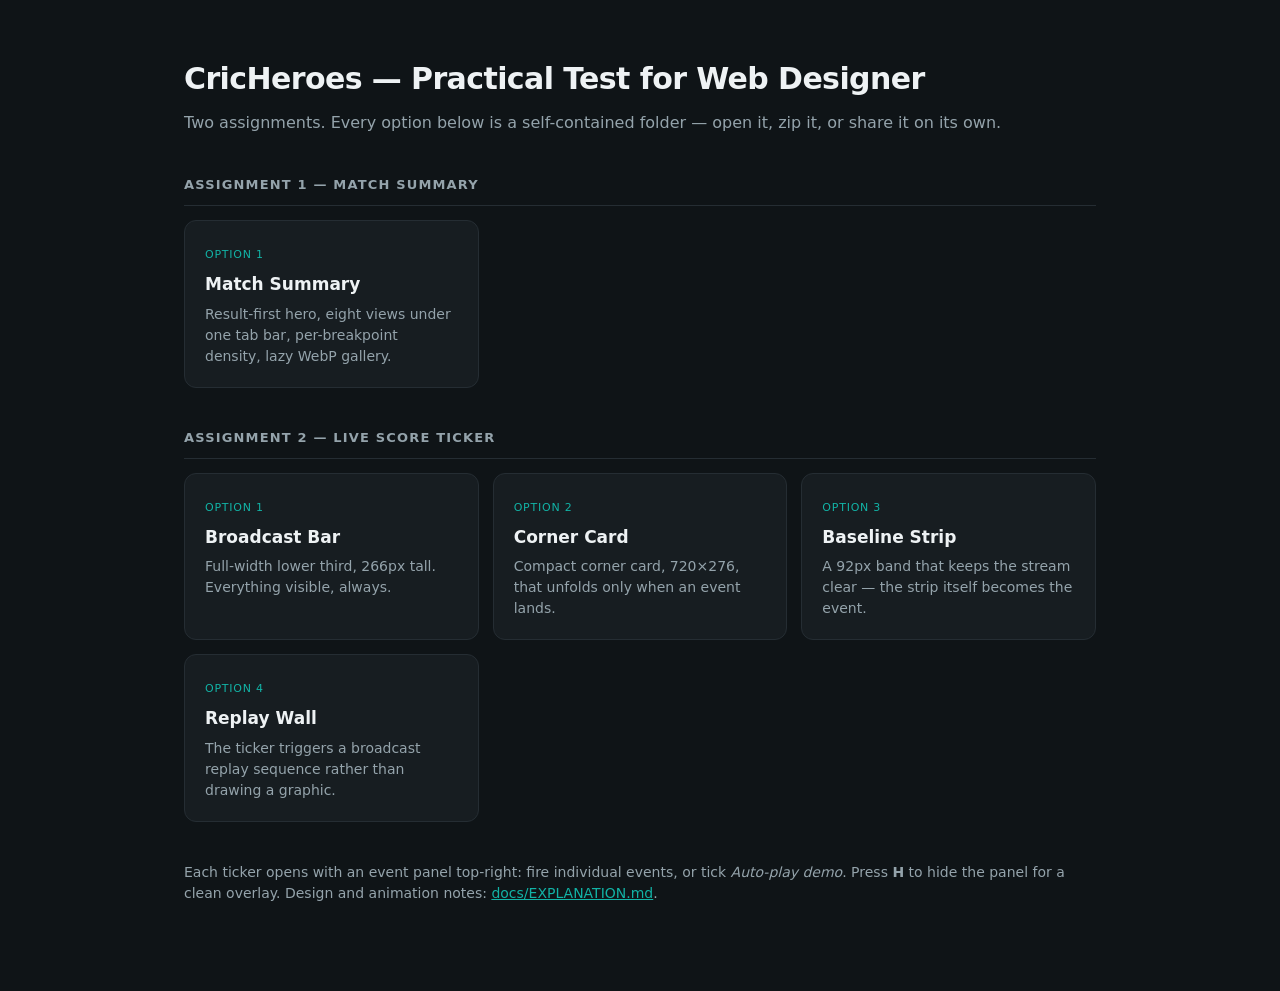
<file: index.html>
<!doctype html>
<html lang="en">
<head>
<meta charset="utf-8">
<meta name="viewport" content="width=device-width,initial-scale=1">
<title>CricHeroes — Practical Test for Web Designer</title>
<style>
  :root{--bg:#0f1417;--card:#171d21;--line:#252d33;--ink:#eef2f4;--mute:#94a3ab;--teal:#12b3a6;--red:#e21c28}
  *{box-sizing:border-box}
  body{margin:0;background:var(--bg);color:var(--ink);
       font:16px/1.55 system-ui,-apple-system,"Segoe UI",Roboto,sans-serif}
  .wrap{max-width:960px;margin:0 auto;padding:56px 24px 72px}
  h1{margin:0 0 8px;font-size:30px;letter-spacing:-.02em}
  .sub{margin:0 0 40px;color:var(--mute)}
  h2{font-size:13px;letter-spacing:.09em;text-transform:uppercase;color:var(--mute);
     margin:40px 0 14px;padding-bottom:10px;border-bottom:1px solid var(--line)}
  .grid{display:grid;gap:14px;grid-template-columns:repeat(auto-fill,minmax(272px,1fr))}
  a.card{display:block;padding:20px;border:1px solid var(--line);border-radius:12px;
         background:var(--card);color:inherit;text-decoration:none;transition:border-color .15s,transform .15s}
  a.card:hover{border-color:var(--teal);transform:translateY(-2px)}
  .tag{display:inline-block;font-size:11px;letter-spacing:.07em;text-transform:uppercase;
       color:var(--teal);margin-bottom:8px}
  .name{font-weight:650;font-size:17px;margin-bottom:6px}
  .desc{color:var(--mute);font-size:14px;line-height:1.5}
  .note{margin-top:40px;color:var(--mute);font-size:14px}
  .note a{color:var(--teal)}
</style>
</head>
<body>
<div class="wrap">
  <h1>CricHeroes — Practical Test for Web Designer</h1>
  <p class="sub">Two assignments. Every option below is a self-contained folder — open it, zip it, or share it on its own.</p>

  <h2>Assignment 1 — Match Summary</h2>
  <div class="grid">
    <a class="card" href="scorecard-option-1/index.html">
      <span class="tag">Option 1</span>
      <div class="name">Match Summary</div>
      <div class="desc">Result-first hero, eight views under one tab bar, per-breakpoint density, lazy WebP gallery.</div>
    </a>
  </div>

  <h2>Assignment 2 — Live Score Ticker</h2>
  <div class="grid">
    <a class="card" href="ticker-option-1-broadcast-bar/index.html">
      <span class="tag">Option 1</span>
      <div class="name">Broadcast Bar</div>
      <div class="desc">Full-width lower third, 266px tall. Everything visible, always.</div>
    </a>
    <a class="card" href="ticker-option-2-corner-card/index.html">
      <span class="tag">Option 2</span>
      <div class="name">Corner Card</div>
      <div class="desc">Compact corner card, 720×276, that unfolds only when an event lands.</div>
    </a>
    <a class="card" href="ticker-option-3-baseline-strip/index.html">
      <span class="tag">Option 3</span>
      <div class="name">Baseline Strip</div>
      <div class="desc">A 92px band that keeps the stream clear — the strip itself becomes the event.</div>
    </a>
    <a class="card" href="ticker-option-4-replay-wall/index.html">
      <span class="tag">Option 4</span>
      <div class="name">Replay Wall</div>
      <div class="desc">The ticker triggers a broadcast replay sequence rather than drawing a graphic.</div>
    </a>
  </div>

  <p class="note">Each ticker opens with an event panel top-right: fire individual events, or tick
    <em>Auto-play demo</em>. Press <strong>H</strong> to hide the panel for a clean overlay.
    Design and animation notes: <a href="explanation.html">docs/EXPLANATION.md</a>.</p>
</div>
</body>
</html>
</file>
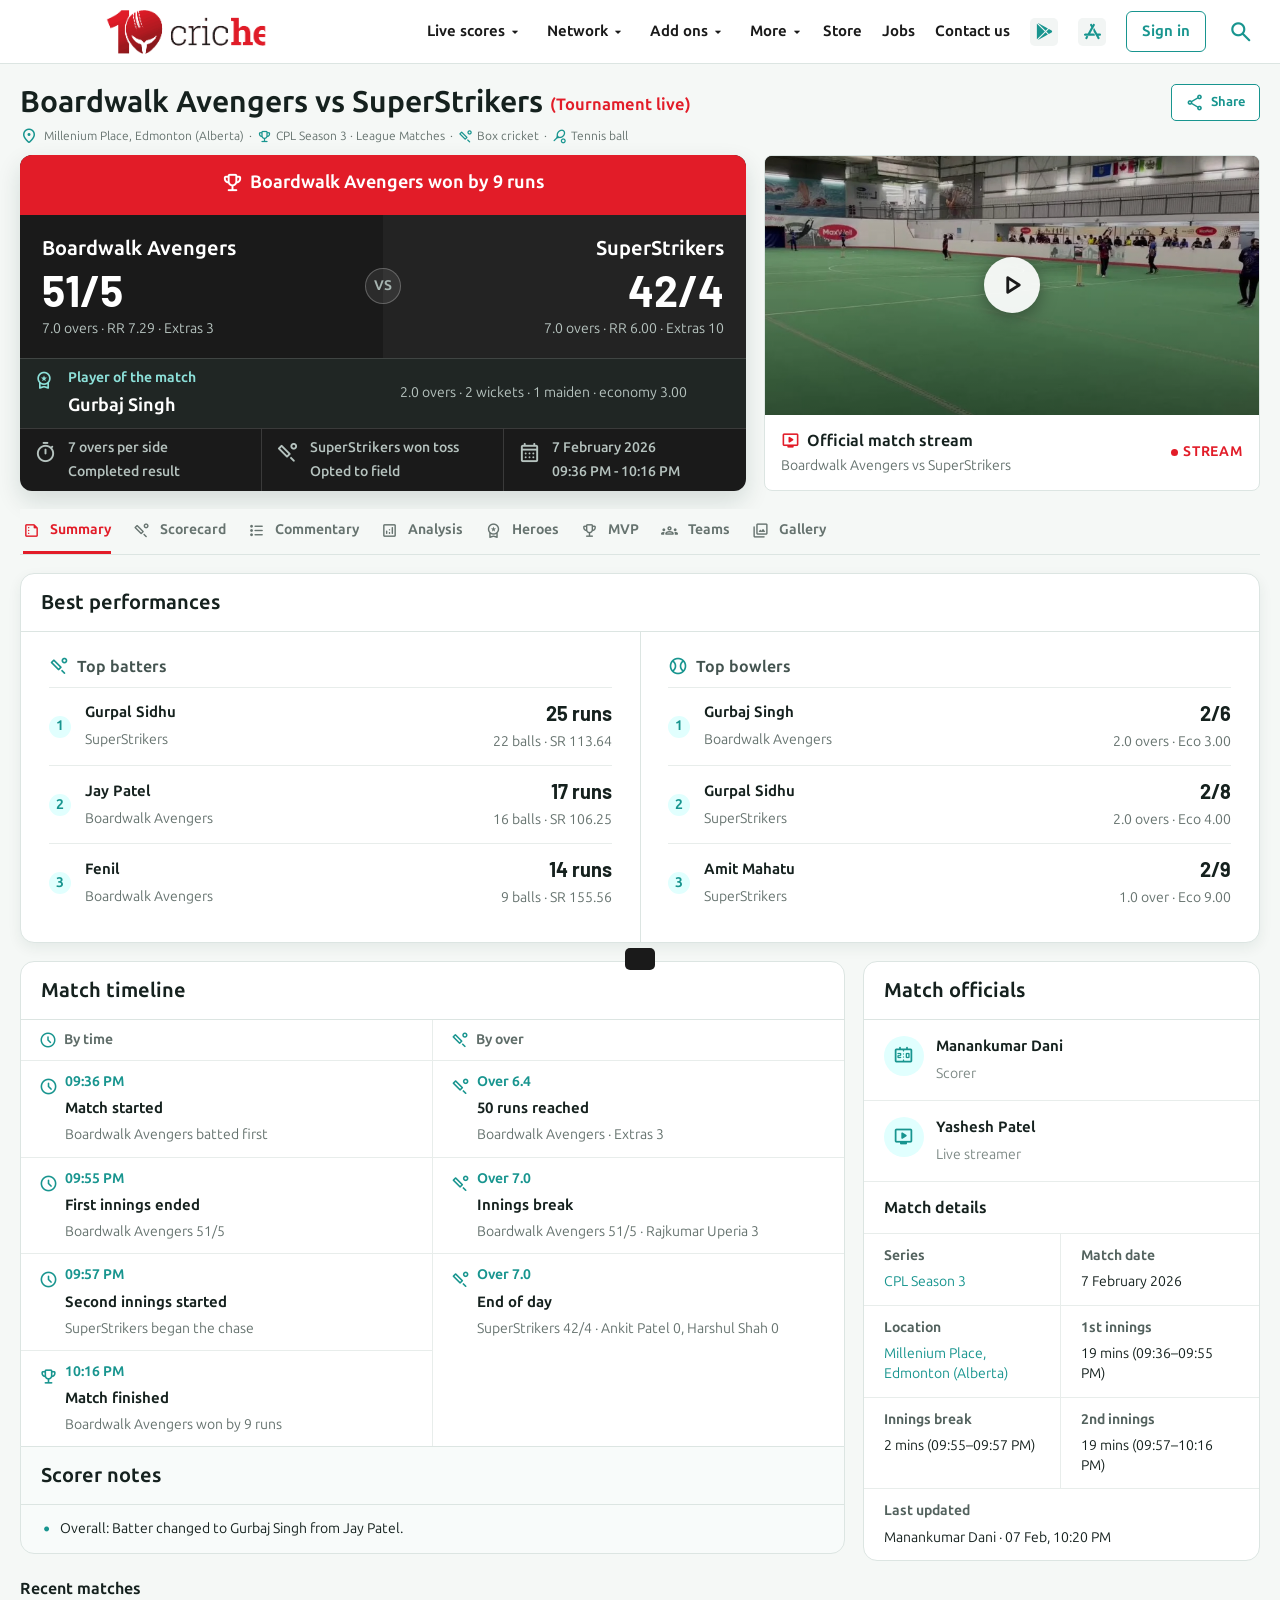
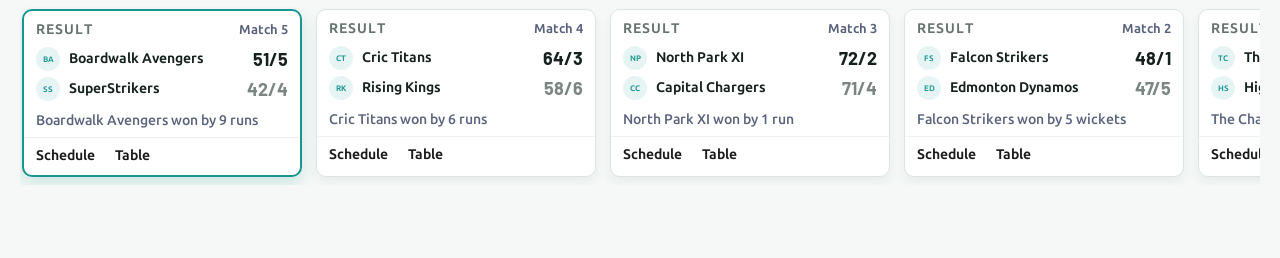
<file: scorecard-option-1/index.html>
<!doctype html>
<html lang="en">
<head>
  <meta charset="utf-8">
  <meta name="viewport" content="width=device-width, initial-scale=1, viewport-fit=cover">
  <title>Boardwalk Avengers vs SuperStrikers | CricHeroes</title>
  <link rel="stylesheet" href="assets/fonts/material-symbols.css">
  <style>
    @font-face{font-family:Ubuntu;src:url('assets/fonts/ubuntu-sans/UbuntuSans-VariableFont_wdth,wght.ttf')}@font-face{font-family:Barlow;src:url('assets/fonts/barlow/Barlow-Regular.ttf');font-weight:400}@font-face{font-family:Barlow;src:url('assets/fonts/barlow/Barlow-Bold.ttf');font-weight:700}
    .material-symbols-rounded{font-family:'Material Symbols Rounded';font-weight:normal;font-style:normal;font-size:20px;line-height:1;letter-spacing:normal;text-transform:none;display:inline-block;white-space:nowrap;direction:ltr;-webkit-font-smoothing:antialiased;font-variation-settings:'FILL' 0,'wght' 400,'GRAD' 0,'opsz' 24}.with-icon{display:inline-flex;align-items:center;gap:6px}.with-icon .material-symbols-rounded{font-size:16px}.stream-title{display:flex;align-items:center;gap:7px}.stream-title .material-symbols-rounded{color:var(--red);font-size:19px}.eyebrow .material-symbols-rounded{font-size:15px;color:var(--teal)}
    :root{--red:#e21c28;--teal:#18958f;--teal-pale:#e1fffe;--charcoal:#1a1a1a;--ink:#15211e;--muted:#66736f;--line:#dce5e2;--page:#f5f8f6;--white:#fff;--win:#12764d}*{box-sizing:border-box}html{scroll-behavior:smooth}body{margin:0;background:var(--page);color:var(--ink);font:14px Ubuntu,Arial,sans-serif;overflow-x:hidden}button{font:inherit}.topbar{height:64px;background:#fff;border-bottom:1px solid var(--line);display:flex;align-items:center;padding:0 max(20px,calc((100% - 1280px)/2));gap:24px;position:sticky;top:0;z-index:20}.topbar img{width:130px}.crumb{font-size:13px;color:var(--muted);flex:1}.icon{width:37px;height:37px;border:1px solid var(--line);background:#fff;border-radius:5px;display:grid;place-items:center;color:#49605a;cursor:pointer}.icon:hover{border-color:var(--teal);color:var(--teal)}.page{max-width:1280px;margin:auto;padding:28px 20px 70px}.eyebrow{font-size:12px;font-weight:700;color:var(--muted);letter-spacing:.06em;text-transform:uppercase;display:flex;gap:8px;align-items:center}.complete{color:var(--win);display:flex;gap:6px;align-items:center}.complete:before{content:'';width:7px;height:7px;border-radius:50%;background:currentColor}.title{display:flex;align-items:end;justify-content:space-between;gap:18px;margin:8px 0 17px}h1{font-size:27px;line-height:1.14;letter-spacing:0;margin:0}.venue{font-size:13px;color:var(--muted);line-height:1.5;text-align:right}.above-fold{display:grid;grid-template-columns:minmax(0,1.22fr) minmax(360px,.78fr);gap:18px;align-items:stretch}.result-card{border-radius:8px;overflow:hidden;background:var(--charcoal);color:#fff;box-shadow:0 10px 24px rgba(16,52,43,.14)}.result-line{background:var(--red);font-weight:700;text-align:center;padding:13px}.team-scores{display:grid;grid-template-columns:1fr 48px 1fr}.team{padding:23px 24px}.team.away{text-align:right;background:rgba(255,255,255,.04)}.team-label{color:#aebbb7;font-size:10px;letter-spacing:.08em;font-weight:700;text-transform:uppercase}.team-name{font-size:17px;font-weight:700;margin:7px 0}.total{font:700 45px/.92 Barlow,Arial,sans-serif}.overs{color:#b6c3bf;font-size:12px;margin-top:7px}.versus{display:grid;place-items:center;color:#a7b5b1;font-weight:700;font-size:12px}.result-meta{border-top:1px solid rgba(255,255,255,.14);display:grid;grid-template-columns:repeat(3,minmax(0,1fr))}.result-meta div{padding:13px 16px;border-right:1px solid rgba(255,255,255,.14)}.result-meta div:last-child{border:0}.result-meta b{display:block;font-size:12px}.result-meta span{display:block;color:#b6c3bf;font-size:11px;margin-top:4px}.stream-card{background:#fff;border:1px solid var(--line);border-radius:8px;overflow:hidden;display:flex;flex-direction:column}.stream-frame{position:relative;display:flex;align-items:center;justify-content:center;width:100%;aspect-ratio:16/9;border:0;background:var(--charcoal) url("assets/stream-frame.webp") center/cover no-repeat}.stream-frame::after{content:"";position:absolute;inset:0;background:linear-gradient(180deg,rgb(0 0 0 / 10%),rgb(0 0 0 / 45%))}.stream-play{position:relative;z-index:1;display:grid;place-items:center;width:56px;height:56px;border-radius:50%;background:rgb(255 255 255 / 92%);color:var(--charcoal);font-size:34px;box-shadow:0 4px 18px rgb(0 0 0 / 35%)}.stream-copy{padding:14px 16px;display:flex;align-items:center;justify-content:space-between;gap:10px}.stream-copy h2{font-size:16px;margin:0}.stream-copy p{margin:4px 0 0;color:var(--muted);font-size:12px}.live{color:var(--red);font-weight:700;font-size:11px;text-transform:uppercase;letter-spacing:.06em;white-space:nowrap}.live:before{content:'';display:inline-block;width:7px;height:7px;background:currentColor;border-radius:50%;margin-right:5px}.dashboard{display:grid;grid-template-columns:minmax(0,1.45fr) minmax(280px,.55fr);gap:18px;margin-top:18px}.card{background:#fff;border:1px solid var(--line);border-radius:8px;min-width:0;overflow:hidden}.card-head{padding:16px 18px;border-bottom:1px solid var(--line);display:flex;justify-content:space-between;align-items:center;gap:12px}.card-head h2{font-size:17px;margin:0}.sub{color:var(--muted);font-size:12px}.performance-grid{display:grid;grid-template-columns:repeat(3,1fr)}.performance{padding:16px 18px;border-right:1px solid #edf1f0}.performance:last-child{border:0}.performance strong{display:block;font-size:14px;margin-bottom:5px}.performance span{display:block;color:var(--muted);font-size:12px;line-height:1.4}.pom{background:var(--teal-pale);border-color:#bdeae8;padding:18px}.pom .eyebrow{color:var(--teal)}.pom h2{font-size:21px;margin:7px 0}.pom p{margin:0;color:#40625e;line-height:1.45;font-size:13px}.pom-stat{display:flex;gap:10px;align-items:center;margin-top:15px;padding-top:14px;border-top:1px solid #bdeae8}.round{width:35px;height:35px;border-radius:50%;background:var(--teal);color:#fff;display:grid;place-items:center;font-size:12px;font-weight:700}.pom-stat b{display:block;font-size:13px}.pom-stat span{color:#40625e;font-size:12px}.scorecards{display:grid;grid-template-columns:1fr 1fr;gap:18px;margin-top:18px}.table-scroll{overflow-x:auto;max-width:100%}table{width:100%;border-collapse:collapse;min-width:590px}th{background:#fafcfc;color:var(--muted);font-size:10px;letter-spacing:.06em;text-transform:uppercase;text-align:right;padding:11px 15px}th:first-child,td:first-child{text-align:left}td{border-top:1px solid #edf1f0;text-align:right;padding:11px 15px;font:700 13px Barlow,Arial,sans-serif}.name{font:650 13px Ubuntu;display:block}.out{font:11px Ubuntu;color:var(--muted);display:block;margin-top:3px}.total-row td{background:#f7faf9;font:650 12px Ubuntu}.compact-block{padding:15px 18px;border-top:1px solid var(--line)}.compact-block h3{margin:0 0 9px;font-size:11px;letter-spacing:.06em;text-transform:uppercase;color:var(--muted)}.chips{display:flex;flex-wrap:wrap;gap:6px}.chips span{font-size:12px;background:#eff4f2;padding:6px 8px;border-radius:4px}.fow{margin:0;color:#43534f;font:12px/1.55 Barlow,Arial,sans-serif}.bowling{margin-top:18px}.notes-grid{display:grid;grid-template-columns:minmax(0,1fr) minmax(290px,.72fr);gap:18px;margin-top:18px}.timeline-item{position:relative;padding:13px 18px 13px 39px;border-bottom:1px solid #edf1f0}.timeline-item:last-child{border:0}.timeline-item:before{content:'';position:absolute;left:18px;top:20px;width:7px;height:7px;border-radius:50%;background:var(--teal)}.timeline-item:after{content:'';position:absolute;left:21px;top:27px;width:1px;height:calc(100% - 17px);background:var(--line)}.timeline-item:last-child:after{display:none}.timeline-item b{display:block;font-size:13px}.timeline-item span{display:block;color:var(--muted);font-size:12px;margin-top:3px}.details{display:grid;grid-template-columns:repeat(2,1fr)}.detail{padding:14px 18px;border-right:1px solid #edf1f0;border-bottom:1px solid #edf1f0}.detail:nth-child(even){border-right:0}.detail b{font-size:12px;color:var(--muted);font-weight:500;display:block}.detail span{font-size:13px;font-weight:650;display:block;margin-top:5px}.toast{position:fixed;left:50%;bottom:20px;transform:translate(-50%,90px);background:var(--charcoal);color:#fff;border-radius:5px;padding:11px 15px;transition:transform .2s;z-index:30;font-size:13px}.toast.show{transform:translate(-50%,0)}@media(max-width:880px){.above-fold,.dashboard,.scorecards,.notes-grid{grid-template-columns:1fr}.stream-card{max-width:none}.performance-grid{grid-template-columns:repeat(3,1fr)}}@media(max-width:600px){.topbar{height:56px;padding:0 14px;gap:10px}.topbar img{width:115px}.crumb{display:none}.topbar .icon:first-of-type{margin-left:auto}.page{padding:18px 14px 48px}.title{display:block;margin:8px 0 15px}h1{font-size:20px;overflow-wrap:anywhere}.venue{text-align:left;font-size:12px;margin-top:6px}.team-scores{grid-template-columns:1fr}.team,.team.away{text-align:left;padding:17px 15px}.team-name{font-size:16px}.total{font-size:39px}.versus{display:none}.result-meta{grid-template-columns:1fr}.result-meta div{border-right:0;border-bottom:1px solid rgba(255,255,255,.14)}.result-meta div:last-child{border-bottom:0}.performance-grid{grid-template-columns:1fr}.performance{border-right:0;border-bottom:1px solid #edf1f0}.performance:last-child{border:0}.card-head{padding:14px 15px}.compact-block{padding:14px 15px}.pom{padding:17px}.details{grid-template-columns:1fr}.detail,.detail:nth-child(even){border-right:0}.stream-copy{padding:13px 15px}td,th{padding-left:14px;padding-right:14px}.timeline-item{padding-left:35px}.timeline-item:before{left:15px}.timeline-item:after{left:18px}}@media(prefers-reduced-motion:reduce){*,html{scroll-behavior:auto;transition:none!important}}
    .extra-grid{display:grid;grid-template-columns:minmax(0,1fr) minmax(300px,.75fr);gap:18px;margin-top:18px}.analysis-list,.mvp-table{padding:0;margin:0;list-style:none}.analysis-list li{display:grid;grid-template-columns:30px 1fr;gap:10px;padding:13px 17px;border-bottom:1px solid #edf1f0}.analysis-list li:last-child{border:0}.analysis-list .material-symbols-rounded{color:var(--teal);font-size:19px}.analysis-list b{display:block;font-size:13px}.analysis-list span{display:block;color:var(--muted);font-size:12px;margin-top:3px;line-height:1.4}.mvp-table{width:100%;border-collapse:collapse}.mvp-table th,.mvp-table td{padding:9px 12px;font-size:12px}.mvp-table td{font:600 12px Ubuntu,Arial,sans-serif}.mvp-table tr:nth-child(1) td{background:#fff9e8}.squad-wrap{display:grid;grid-template-columns:1fr 1fr;gap:0}.squad{padding:16px 17px;border-right:1px solid #edf1f0}.squad:last-child{border:0}.squad h3{margin:0 0 10px;font-size:14px}.squad ul{margin:0;padding:0;list-style:none}.squad li{display:flex;justify-content:space-between;gap:8px;padding:6px 0;border-bottom:1px solid #f0f3f2;font-size:12px}.squad li:last-child{border:0}.role{color:var(--muted);white-space:nowrap}.unavailable{padding:17px;display:grid;grid-template-columns:22px 1fr;gap:10px}.unavailable .material-symbols-rounded{color:var(--muted);font-size:19px}.unavailable b{display:block;font-size:13px}.unavailable p{margin:4px 0 0;color:var(--muted);font-size:12px;line-height:1.45}html{scroll-padding-top:118px}.match-nav{position:sticky;top:64px;z-index:10;display:flex;gap:22px;overflow-x:auto;background:var(--page);border-bottom:1px solid var(--line);padding:11px 3px 0;margin-top:18px}.match-nav button{color:var(--muted);text-decoration:none;font-size:13px;font-weight:700;white-space:nowrap;padding:0 0 10px;border:0;border-bottom:3px solid transparent;background:transparent;cursor:pointer}.match-nav button.active{color:var(--red);border-bottom-color:var(--red)}.single-card{grid-template-columns:1fr}[data-section][hidden]{display:none!important}[id]{scroll-margin-top:125px}@media(max-width:880px){.extra-grid{grid-template-columns:1fr}}@media(max-width:600px){.match-nav{top:56px;gap:17px;margin-top:14px}.squad-wrap{grid-template-columns:1fr}.squad{border-right:0;border-bottom:1px solid #edf1f0}.squad:last-child{border-bottom:0}.mvp-table{min-width:540px}}
  </style>
  <style>
    .topbar{gap:18px}.brand{display:flex;align-items:center;flex:0 0 auto}.global-nav,.global-actions{display:flex;align-items:center;gap:24px}.global-nav{margin-left:auto}.global-nav a,.global-actions a{display:inline-flex;align-items:center;gap:2px;color:var(--charcoal);font-weight:700;text-decoration:none;white-space:nowrap}.global-nav .material-symbols-rounded{font-size:16px}.global-actions{gap:20px}.app-link{width:28px;height:28px;border-radius:5px;display:grid!important;place-items:center;background:#f2f5f4;color:var(--teal)!important}.app-link:first-of-type{color:#fff!important;background:linear-gradient(135deg,#36bf56 0 48%,#ffcb3b 48% 72%,#f04e3e 72%)}.app-link .material-symbols-rounded{font-size:18px}.sign-in{border:1px solid var(--teal);border-radius:6px;background:#fff;color:var(--teal);font-weight:700;padding:9px 15px;cursor:pointer}.search{border:0;background:transparent;color:var(--teal);display:grid;place-items:center;padding:2px;cursor:pointer}.search .material-symbols-rounded{font-size:26px}.title-head{display:flex;align-items:center;justify-content:space-between;gap:16px}.title-head h1{min-width:0}.share-match{flex:0 0 auto;display:inline-flex;align-items:center;gap:6px;width:auto;height:37px;padding:0 14px;font-family:inherit;font-size:13px;font-weight:700;color:var(--teal);border-color:var(--teal);transition:background .16s ease,color .16s ease,border-color .16s ease,transform .16s ease}.share-match .material-symbols-rounded{font-size:19px}.share-match:hover{background:var(--teal);border-color:var(--teal);color:#fff}.share-match:active{transform:translateY(1px)}.share-match:focus-visible{outline:2px solid var(--teal);outline-offset:2px}@media(max-width:1180px){.global-nav,.global-actions a:not(.app-link){display:none}.global-actions{margin-left:auto;gap:10px}}@media(max-width:600px){.global-actions{display:none}.share-match{display:grid;place-items:center;width:37px;padding:0;background:#fff;color:var(--teal)}.share-match .share-label{display:none}.topbar{gap:10px}.brand img{width:115px}}
  </style>
  <style>
    .topbar img { width: 260px; }
    .topbar { width: 100%; padding-left: 24px; padding-right: 24px; }
    .global-nav a, .global-actions a { font-size: 15px; }
    .page { padding-top: 16px; }
    .eyebrow { font-size: 11px; }
    .title { display: block; margin-top: 4px; margin-bottom: 10px; }
    h1 { font-size: 23px; }
    h1 .title-status { font-size: .55em; color: var(--win); font-weight: 700; white-space: nowrap; vertical-align: middle; }
    h1 .live-title-status { color: var(--red); }
    .above-fold { align-items: stretch; }
    .result-card, .stream-card { height: 100%; }
    .result-card { align-self: stretch; border-radius: 12px; }
    .result-line { padding: 14px 18px; font-size: 18px; }
    .result-card .team { padding: 19px 22px; }
    .result-card .team-label { display: none; }
    .result-card .team-name { margin: 0 0 8px; font-size: 20px; }
    .result-card .total { font-size: 43px; }
    .result-card .overs { margin-top: 8px; font-size: 14px; }
    .result-card .versus { font-size: 14px; }
    .result-card .result-meta div { padding: 12px 14px; }
    .result-card .result-meta b, .result-card .result-meta span { font-size: 14px; }
    .result-card .result-meta .with-icon { display: inline-flex; align-items: center; gap: 4px; }
    .result-card .result-meta .with-icon .material-symbols-rounded { flex: 0 0 auto; }
    .result-card .result-meta div { min-height: 80px; padding: 11px 14px; display: flex; flex-direction: column; justify-content: center; }
    .result-card .result-meta b { font-weight: 600; line-height: 1.25; }
    .result-card .result-meta span { margin-top: 0; line-height: 1.25; }
    .result-card .result-meta .material-symbols-rounded { font-size: 20px; }
    .result-card .result-meta div { min-height: 0; padding: 10px 14px; display: grid; grid-template-columns: 30px minmax(0,1fr); grid-template-rows: auto auto; column-gap: 4px; row-gap: 0; align-content: start; }
    .result-card .result-meta b { display: contents; }
    .result-card .result-meta .with-icon { grid-column: 1 / -1; display: grid; grid-template-columns: 30px minmax(0,1fr); align-items: center; column-gap: 4px; }
    .result-card .result-meta > div > span { grid-column: 2; margin-top: 0; }
    .result-card .result-meta b, .result-card .result-meta > div > span { font: 600 14px/1.2 Ubuntu, Arial, sans-serif; color: #b6c3bf; letter-spacing: 0; white-space: nowrap; }
    .result-card .result-meta div { display: flex; align-items: flex-start; min-height: 0; padding: 10px 14px; }
    .result-card .result-meta .with-icon { grid-column: auto; display: grid; grid-template-columns: 30px minmax(0,1fr); align-items: flex-start; column-gap: 4px; }
    .result-card .result-meta .meta-copy { display: block; white-space: nowrap; }
    .result-card .result-meta .meta-sub { display: block; margin-top: 3px; color: #b6c3bf; font: 600 14px/1.2 Ubuntu, Arial, sans-serif; }
    .above-fold { grid-template-columns: minmax(0,1.2fr) minmax(300px,.82fr); }
    .top-pom { align-self: stretch; padding: 18px; }
    .top-pom { display: none; }
    .dark-pom { border-top: 1px solid rgba(255,255,255,.14); background: #202624; padding: 11px 18px 11px 14px; color: #fff; display: grid; grid-template-columns: minmax(0,1fr) minmax(0,1fr); grid-template-areas: "label stat" "name stat"; align-items: center; column-gap: 4px; }
    .dark-pom .eyebrow { grid-area: label; color: #8ce0d9; font-size: 14px; text-transform: none; }
    .dark-pom .eyebrow > .material-symbols-rounded { display: inline-block !important; color: #8ce0d9; font-size: 20px; }
    .dark-pom h2 { grid-area: name; margin: 3px 0 0; font-size: 18px; }
    .dark-pom p { grid-area: stat; margin: 0; color: #b6c3bf; font-size: 14px; line-height: 1.35; }
    .dark-pom { grid-template-columns: 30px minmax(0,1fr) minmax(0,1fr); grid-template-areas: none; }
    .dark-pom .eyebrow { position: static; grid-area: auto; grid-column: 1 / 3; grid-row: 1; display: grid; grid-template-columns: 30px minmax(0,1fr); align-items: center; column-gap: 4px; justify-self: stretch; }
    .dark-pom .eyebrow > .material-symbols-rounded { position: static; grid-column: 1; }
    .dark-pom h2 { grid-area: auto; grid-column: 1 / 3; grid-row: 2; }
    .dark-pom p { grid-area: auto; grid-column: 3; grid-row: 1 / 3; align-self: center; }
    .dark-pom > .material-symbols-rounded { grid-column: 1; grid-row: 1; align-self: start; color: #8ce0d9; font-size: 20px; }
    .dark-pom .pom-copy { grid-column: 2; grid-row: 1; display: block; }
    .dark-pom .pom-label { display: block; color: #8ce0d9; font: 700 14px/1.2 Ubuntu, Arial, sans-serif; }
    .dark-pom .pom-player { display: block; margin-top: 3px; color: #fff; font: 700 18px/1.2 Ubuntu, Arial, sans-serif; }
    @media (max-width: 600px) { .dark-pom { grid-template-columns: 30px minmax(0,1fr); row-gap: 2px; } .dark-pom .eyebrow { grid-column: 1 / 3; } .dark-pom h2 { grid-column: 1 / 3; grid-row: 2; } .dark-pom p { grid-column: 2; grid-row: 3; } }
    .dark-pom .pom-stat { margin-top: 10px; padding-top: 9px; border-top: 1px solid rgba(255,255,255,.12); }
    .dark-pom .pom-stat b, .dark-pom .pom-stat span { font-size: 14px; }
    .top-pom h2 { margin: 8px 0 7px; font-size: 20px; }
    .top-pom p { margin: 0; color: #40625e; font-size: 14px; line-height: 1.4; }
    .top-pom .pom-stat { margin-top: 14px; }
    .result-card { order: 1; }
    .stream-card { order: 2; }
    .top-pom { order: 3; }
    .dashboard { grid-template-columns: 1fr; }
    .dashboard > .pom { display: none; }
    @media (max-width: 1100px) and (min-width: 881px) { .above-fold { grid-template-columns: 1fr 1fr; } .top-pom { grid-column: 1 / -1; } }
    @media (max-width: 880px) { .above-fold { grid-template-columns: 1fr; } }
    .stream-frame { flex: 1; min-height: 0; aspect-ratio: auto; }
    @media (max-width: 880px) { .result-card, .stream-card { height: auto; } .stream-frame { flex: none; aspect-ratio: 16 / 9; } }
    .result-card .result-line .material-symbols-rounded { font-size: 23px; }
    .result-card .result-meta .material-symbols-rounded { font-size: 23px; }
    .venue .material-symbols-rounded { font-size: 18px; }
    .result-card .team-scores { position: relative; grid-template-columns: 1fr 1fr; align-items: center; }
    .result-card .versus { position: absolute; top: 50%; left: 50%; transform: translate(-50%, -50%); width: 36px; height: 36px; border: 1px solid rgba(255,255,255,.25); border-radius: 50%; background: rgba(255,255,255,.08); display: grid; place-items: center; text-align: center; }
    .venue { display: flex; align-items: center; flex-wrap: wrap; margin-top: 6px; text-align: left; font-size: 12px; line-height: 1.35; }
    .venue .with-icon { display: inline-flex; }
    .venue .material-symbols-rounded { color: var(--teal); }
    .venue .venue-separator { color: var(--muted); padding: 0 5px; }
    .venue-detail { display: inline-flex; align-items: center; gap: 4px; }
    .venue-detail .material-symbols-rounded { font-size: 15px; color: var(--teal); }
    .eyebrow > span:not(.complete) { display: none; }
    .page > .eyebrow { display: none; }
    @media (max-width: 600px) { .page { padding-top: 12px; } h1 { font-size: 20px; } }
    .eyebrow { gap: 9px; align-items: center; }
    .complete { gap: 7px; }
    .complete .material-symbols-rounded { display: inline-grid; place-items: center; width: 18px; height: 18px; flex: 0 0 18px; border: 2px solid currentColor; border-radius: 50%; font-size: 0; }
    .complete .material-symbols-rounded::after { content: '✓'; font: 700 12px/14px Arial, sans-serif; }
    @media (max-width: 600px) { .topbar img, .brand img { width: 152px; } }
    .app-link .material-symbols-rounded { display: none; }
    .app-link[aria-label="Play Store"] {
      background-color: #f2f5f4;
      background-image: url('assets/icons/googleplay.svg');
      background-position: center;
      background-repeat: no-repeat;
      background-size: 17px;
    }
    .app-link[aria-label="Apple App Store"] {
      background-color: #f2f5f4;
      background-image: url('assets/icons/appstore.svg');
      background-position: center;
      background-repeat: no-repeat;
      background-size: 17px;
    }
    .recent-matches { position: relative; margin: 16px -20px 0; padding: 0 20px 3px; overflow: hidden; }
    .recent-matches-head { display: flex; align-items: baseline; justify-content: space-between; gap: 15px; margin-bottom: 7px; }
    .recent-matches-head h2 { margin: 0; font-size: 16px; }
    .recent-matches-head span { color: var(--muted); font-size: 12px; }
    .recent-track { display: flex; gap: 14px; overflow-x: auto; padding: 2px 2px 8px; scrollbar-width: thin; }
    .recent-card { flex: 0 0 280px; background: #fff; border: 1px solid var(--line); border-radius: 10px; box-shadow: 0 5px 11px rgba(16,52,43,.06); overflow: hidden; }
    .recent-card { min-height: 0; }
    .recent-card:first-child { border: 2px solid var(--teal); box-shadow: 0 7px 16px rgba(24,149,143,.18); }
    .recent-card-top { display: flex; justify-content: space-between; align-items: center; padding: 9px 12px 4px; color: #59627d; font-size: 14px; font-weight: 700; }
    /* 12px was below a comfortable reading floor for metadata that is not dense data. */
    .recent-card-top, .recent-tournament { font-size: 13px; }
    .recent-card .recent-card-top, .recent-card .recent-tournament { font-size: 13px !important; }
    .recent-card .recent-result { font-size: 14px !important; }
    .match-nav button { display: inline-flex; align-items: center; gap: 10px; font-size: 14px; transition: color .16s ease, border-color .16s ease, transform .16s ease; }
    .match-nav button .material-symbols-rounded { font-size: 17px; transition: transform .16s ease; }
    .match-nav button:hover { color: var(--teal); transform: translateY(-2px); }
    .match-nav button:hover .material-symbols-rounded { transform: scale(1.1); }
    .match-nav button { position: relative; }
    .match-nav button::after { content: ''; position: absolute; right: 0; bottom: -3px; left: 0; height: 3px; background: var(--teal); transform: scaleX(0); transform-origin: center; transition: transform .2s ease; }
    .match-nav button:not(.active):hover::after { transform: scaleX(1); }
    .summary-rich { margin-top: 22px; }
    .legacy-summary { display: none !important; }
    .summary-rich .card { border-radius: 14px; box-shadow: 0 5px 14px rgba(16,52,43,.07); }
    .summary-rich .card-head { display: block; padding: 14px 20px; }
    .summary-rich .card-head h2 { font-size: 24px; }
    .performance-table { width: 100%; min-width: 0; }
    .performance-table th, .performance-table td { padding: 17px 30px; font: 500 16px/1.25 Ubuntu, Arial, sans-serif; }
    .performance-table th { background: #f3f6f5; color: #66736f; font-weight: 700; text-transform: none; letter-spacing: 0; }
    .performance-table th:first-child { font-size: 18px; }
    .performance-table .player-name { color: var(--teal); font-size: 18px; font-weight: 700; }
    .performance-table .team-name { color: #8a9692; margin-left: 5px; }
    .summary-section-label td { background: #f3f6f5; color: #66736f; font-size: 18px; font-weight: 700; }
    .summary-section-label td:not(:first-child) { text-align: right; }
    .performance-caption { display: block; margin-top: 2px; color: var(--muted); font-size: 14px; font-weight: 400; }
    .performance-showcase { position: relative; display: grid; grid-template-columns: repeat(2, minmax(0, 1fr)); gap: 0; padding: 16px 28px 20px; }
    .performance-showcase::after { content: ''; position: absolute; top: 0; bottom: 0; left: 50%; width: 1px; background: var(--line); }
    .leader-board { min-width: 0; overflow: hidden; }
    .leader-board:first-child { padding-right: 28px; }
    .leader-board + .leader-board { padding-left: 28px; }
    .leader-board-head { display: flex; align-items: center; gap: 8px; padding: 7px 0 9px; color: #43534f; }
    .leader-board-head .material-symbols-rounded { color: var(--teal); font-size: 20px; }
    .leader-board-head h3 { margin: 0; font-size: 16px; }
    .leader-row { display: grid; grid-template-columns: 24px minmax(0, 1fr) auto; gap: 8px; align-items: center; padding: 8px 0; border-top: 1px solid #e8edeb; }
    .leader-rank { width: 22px; height: 22px; display: grid; place-items: center; border-radius: 50%; background: #e1fffe; color: var(--teal); font-size: 14px; font-weight: 700; }
    .leader-copy b, .leader-copy span, .leader-stat b, .leader-stat span { display: block; }
    .leader-copy b { color: var(--ink); font-size: 15px; }
    .leader-copy span, .leader-stat span { margin-top: 0; color: var(--muted); font-size: 14px; line-height: 1.2; }
    .leader-stat { text-align: right; }
    .leader-stat b { color: var(--ink); font: 700 20px/1 Barlow, Arial, sans-serif; }
    .summary-lower { display: grid; grid-template-columns: minmax(0,1.35fr) minmax(320px,.65fr); gap: 18px; margin-top: 18px; align-items: start; }
    .summary-notes .note-row, .summary-details .detail-row { padding: 18px 30px; border-bottom: 1px solid #e8edeb; font-size: 16px; line-height: 1.4; }
    .summary-notes .note-row:last-child, .summary-details .detail-row:last-child { border-bottom: 0; }
    .summary-notes .scorer-note { margin-top: 14px; }
    .official-list { display: grid; grid-template-columns: 1fr; padding: 0; }
    .official { display: grid; grid-template-columns: 40px minmax(0,1fr); gap: 12px; align-items: start; min-width: 0; padding: 16px 20px; }
    .official + .official { border-top: 1px solid #e8edeb; }
    .official-avatar { width: 40px; height: 40px; border-radius: 50%; display: grid; place-items: center; background: #e1fffe; color: var(--teal); }
    .official-avatar .material-symbols-rounded { display: block; margin: 0; font-size: 21px; line-height: 1; }
    .official b { display: block; color: var(--ink); font-size: 15px; }
    .official > span:not(.official-avatar) { display: block; min-width: 0; }
    .official > span:not(.official-avatar) > span { display: block; margin-top: 2px; color: #7e8a86; font-size: 14px; }
    .match-detail-panel { border-top: 1px solid #e8edeb; }
    .match-detail-title { margin: 0; padding: 14px 20px; color: var(--ink); font-size: 16px; }
    .match-detail-grid { display: grid; grid-template-columns: repeat(2, minmax(0, 1fr)); border-top: 1px solid #e8edeb; }
    .match-detail-item { min-width: 0; padding: 12px 20px; border-right: 1px solid #e8edeb; border-bottom: 1px solid #e8edeb; }
    .match-detail-item:nth-child(even) { border-right: 0; }
    .match-detail-item:last-child { border-bottom: 0; }
    /* An odd number of details would otherwise leave an empty cell beside the last row. */
    .match-detail-item:last-child:nth-child(odd) { grid-column: 1 / -1; border-right: 0; }
    .match-detail-item b, .match-detail-item span { display: block; }
    .match-detail-item b { color: #53625e; font-size: 14px; }
    .match-detail-item span { margin-top: 3px; color: var(--ink); font-size: 14px; line-height: 1.35; }
    .match-detail-item .teal { color: var(--teal); }
    .scorecard-toolbar { display: flex; align-items: center; justify-content: space-between; gap: 14px; margin: 18px 0 10px; }
    .scorecard-team-tabs { overflow-x: auto; }
    .scorecard-download { border: 1px solid var(--line); background: #fff; color: #52615d; font: 700 14px/1.2 var(--font-ui); cursor: pointer; }
    .scorecard-download { display: inline-flex; align-items: center; gap: 7px; padding: 9px 12px; border-radius: 7px; white-space: nowrap; }
    .scorecard-download:hover { color: var(--teal); border-color: var(--teal); }
    .scorecard-download .material-symbols-rounded { font-size: 18px; }
    .scorecards.scorecard-panel { grid-template-columns: 1fr; gap: 14px; margin-top: 0; }
    .scorecards.scorecard-panel + .scorecards.scorecard-panel { margin-top: 22px; }
    .scorecard-heading { display: inline-flex; align-items: center; gap: 9px; }
    .scorecard-heading .material-symbols-rounded { color: var(--teal); font-size: 21px; }
    .scorecards.scorecard-panel .card-head .sub { padding: 5px 8px; border: 1px solid #bdeae8; border-radius: 999px; background: var(--teal-pale); color: var(--teal); font-size: 14px; font-weight: 700; white-space: nowrap; }
    .scorecards.scorecard-panel .fow { font: 14px/1.5 var(--font-ui); }
    .scorecards.scorecard-panel .table-scroll table { min-width: 850px; }
    .scorecards.scorecard-panel tbody td:not(:first-child) { font: 700 15px/1.3 var(--font-data); }
    .fow-list { display: flex; flex-wrap: wrap; gap: 7px; margin: 0; padding: 0; list-style: none; }
    .fow-event { display: inline-flex; align-items: center; gap: 6px; padding: 6px 8px; border: 1px solid var(--line); border-radius: 5px; background: #f8fbfa; color: #52615d; font-size: 14px; line-height: 1.2; }
    .fow-event b { color: var(--teal); font-size: 14px; }
    .commentary-panel { margin-top: 18px; }
    .commentary-section-head { padding: 18px 20px; border-bottom: 1px solid var(--line); }
    .commentary-section-head h2 { margin: 0; font-size: 21px; }
    .commentary-section-head p { margin: 4px 0 0; color: var(--muted); font-size: 13px; }
    .commentary-head { display: flex; align-items: center; justify-content: flex-start; gap: 10px; padding: 12px 20px; border-bottom: 1px solid var(--line); }
    .commentary-head h2 { margin: 0; font-size: 20px; }
    .scorecard-team-tabs, .innings-switch, .commentary-filters, .analysis-tabs { display: flex; flex-wrap: wrap; gap: 3px; padding: 3px; border: 1px solid var(--line); border-radius: 6px; background: #f7faf9; }
    .commentary-separator { flex: 0 0 1px; width: 1px; height: 30px; background: var(--line); }
    .scorecard-team-tabs button, .innings-switch button, .commentary-filters button, .analysis-tabs button { min-height: 31px; border: 0; border-radius: 4px; background: transparent; color: var(--muted); padding: 7px 9px; font: 700 13px/1.15 var(--font-ui); cursor: pointer; white-space: nowrap; }
    .commentary-filters button { display: inline-flex; align-items: center; gap: 6px; }
    .commentary-filters .material-symbols-rounded { font-size: 17px; }
    .scorecard-team-tabs button.active, .innings-switch button.active, .commentary-filters button.active, .analysis-tabs button.active { background: #fff; color: var(--teal); box-shadow: 0 1px 3px rgba(20,33,30,.12); }
    .scorecard-team-tabs button:focus-visible, .innings-switch button:focus-visible, .commentary-filters button:focus-visible, .analysis-tabs button:focus-visible { outline: 2px solid var(--teal); outline-offset: 2px; }
    .commentary-feed { margin: 0; padding: 0; list-style: none; }
    .commentary-event { display: grid; grid-template-columns: 46px 42px minmax(0, 1fr); align-items: center; gap: 12px; padding: 12px 20px; border-bottom: 1px solid #e8edeb; }
    .commentary-over { color: var(--muted); font: 700 15px/1 var(--font-data); }
    .ball-badge { width: 38px; height: 38px; display: grid; place-items: center; border-radius: 50%; background: #f0f3f2; color: var(--ink); font-size: 15px; font-weight: 700; }
    .commentary-event.boundary .ball-badge { background: #d9f7f5; color: #11716d; }
    .commentary-event.wicket .ball-badge, .commentary-event.extra .ball-badge { background: #ffe4e6; color: var(--red); }
    .commentary-copy { min-width: 0; color: var(--ink); font-size: 15px; line-height: 1.35; }
    .commentary-event.wicket .commentary-copy { font-weight: 700; }
    .commentary-copy small { display: block; margin-top: 3px; color: var(--muted); font-size: 14px; font-weight: 400; }
    .over-summary { padding: 14px 20px; background: #f5f8f7; border-bottom: 1px solid #e8edeb; }
    .over-summary-top { display: flex; align-items: start; justify-content: flex-start; gap: 10px; }
    .over-summary b { display: block; font-size: 15px; }
    .over-summary-top span { display: block; margin-top: 3px; color: var(--muted); font-size: 14px; }
    .over-summary strong { padding: 4px 7px; border: 1px solid var(--line); border-radius: 5px; background: #fff; color: var(--ink); font: 700 18px/1 var(--font-data); white-space: nowrap; }
    .over-summary-detail { display: grid; grid-template-columns: minmax(0,1fr) minmax(170px,.9fr); gap: 20px; margin-top: 12px; }
    .over-batters { display: grid; gap: 4px; }
    .over-batters span { display: flex; justify-content: space-between; gap: 12px; color: var(--ink); font-size: 14px; }
    .over-bowler { padding-left: 18px; border-left: 2px solid #7f8885; color: var(--ink); font-size: 14px; line-height: 1.55; }
    .over-bowler b { font-size: 14px; }
    .commentary-gap { padding: 10px 20px; color: var(--muted); background: #fafcfc; border-bottom: 1px solid #e8edeb; font-size: 14px; text-align: center; }
    .over-cluster { padding: 0 20px 18px; border-bottom: 1px solid var(--line); }
    .over-cluster:last-child { border-bottom: 0; }
    .over-cluster-head { display: flex; align-items: center; gap: 10px; padding: 14px 0 10px; }
    .over-cluster-head b { color: var(--ink); font-size: 16px; }
    .over-cluster-score { margin-left: auto; padding: 5px 8px; border-radius: 5px; background: var(--teal-pale); color: var(--teal); font: 700 16px/1 var(--font-data); }
    .over-cluster-meta { color: var(--muted); font-size: 14px; }
    .over-deliveries { display: grid; grid-template-columns: repeat(2, minmax(0, 1fr)); border: 1px solid #e2e9e6; border-radius: 6px; overflow: hidden; }
    .delivery-line { display: grid; grid-template-columns: 38px 34px minmax(0, 1fr); align-items: start; gap: 8px; padding: 9px 10px; min-height: 54px; border-bottom: 1px solid #e8edeb; }
    .delivery-line:nth-child(odd) { border-right: 1px solid #e8edeb; }
    .delivery-line:nth-last-child(-n + 2):nth-child(odd), .delivery-line:last-child { border-bottom: 0; }
    .delivery-over { padding-top: 7px; color: var(--muted); font: 700 13px/1 var(--font-data); }
    .delivery-result { width: 30px; height: 30px; display: grid; place-items: center; border-radius: 50%; background: #f0f3f2; color: var(--ink); font: 700 13px/1 var(--font-data); }
    .delivery-line.boundary .delivery-result { background: #d9f7f5; color: #11716d; }
    .delivery-line.wicket .delivery-result, .delivery-line.extra .delivery-result { background: #ffe4e6; color: var(--red); }
    .delivery-copy { min-width: 0; color: var(--ink); font-size: 14px; line-height: 1.35; }
    .delivery-line.wicket .delivery-copy { font-weight: 700; }
    .delivery-copy small { display: block; margin-top: 3px; color: var(--muted); font-size: 13px; font-weight: 400; }
    .over-cluster-detail { display: grid; grid-template-columns: minmax(0, 1fr) minmax(180px, .9fr); gap: 16px; margin: 10px 0 12px; padding: 10px 12px; background: #f6f9f8; border-radius: 5px; }
    .over-cluster-batters { display: flex; flex-wrap: wrap; gap: 8px 18px; }
    .over-cluster-batters span { color: var(--muted); font-size: 13px; }
    .over-cluster-batters b { margin-left: 5px; color: var(--ink); }
    .over-cluster-bowler { color: var(--muted); font-size: 13px; text-align: right; }
    .analysis-panel { margin-top: 18px; }
    .analysis-head { display: flex; align-items: baseline; justify-content: space-between; gap: 16px; padding: 18px 20px; border-bottom: 1px solid var(--line); }
    .analysis-head h2 { margin: 0; font-size: 23px; }
    .analysis-head span { color: var(--muted); font-size: 14px; }
    .analysis-section { padding: 18px 20px; border-bottom: 1px solid var(--line); }
    .analysis-section:last-child { border-bottom: 0; }
    .analysis-section h3 { margin: 0 0 12px; color: #42514d; font-size: 16px; }
    .analysis-keyline { display: grid; grid-template-columns: repeat(4, minmax(0, 1fr)); border: 1px solid var(--line); border-radius: 6px; overflow: hidden; }
    .analysis-keyline div { padding: 11px 13px; border-right: 1px solid var(--line); }
    .analysis-keyline div:last-child { border-right: 0; }
    .analysis-keyline span { display: block; color: var(--muted); font-size: 13px; }
    .analysis-keyline b { display: block; margin-top: 4px; color: var(--ink); font: 700 17px/1.15 var(--font-data); }
    .analysis-keyline .teal-stat b { color: var(--teal); }
    .analysis-legend { display: flex; flex-wrap: wrap; gap: 14px; margin: 0 0 10px; color: var(--muted); font-size: 13px; }
    .analysis-legend span::before { content: ''; display: inline-block; width: 8px; height: 8px; margin-right: 6px; border-radius: 50%; background: #179a96; }
    .analysis-legend span:last-child::before { background: #ec6d43; }
    .over-comparison { display: grid; gap: 7px; }
    .over-comparison-row { display: grid; grid-template-columns: 35px minmax(0, 1fr) 62px minmax(0, 1fr); align-items: center; gap: 9px; }
    .over-label { color: var(--muted); font: 700 13px/1 var(--font-data); }
    .analysis-bar { height: 22px; display: flex; align-items: center; min-width: 0; border-radius: 3px; color: #fff; font: 700 12px/1 var(--font-data); }
    .analysis-bar.boardwalk { justify-content: flex-end; background: #179a96; }
    .analysis-bar.superstrikers { background: #ec6d43; }
    .analysis-bar i { padding: 0 7px; font-style: normal; white-space: nowrap; }
    .analysis-total { color: var(--muted); font: 700 12px/1 var(--font-data); text-align: center; }
    .analysis-bottom { display: grid; grid-template-columns: 1fr 1fr; gap: 22px; }
    .dismissal-list, .partnership-list { display: grid; gap: 8px; }
    .dismissal-row, .partnership-row { display: flex; align-items: center; justify-content: space-between; gap: 14px; color: var(--muted); font-size: 14px; }
    .dismissal-row b, .partnership-row b { color: var(--ink); font: 700 14px/1.3 var(--font-data); }
    .dismissal-track { flex: 1; height: 8px; border-radius: 99px; background: #eef2f0; overflow: hidden; }
    .dismissal-track i { display: block; height: 100%; background: var(--teal); border-radius: inherit; }
    .partnership-row strong { color: var(--ink); font-size: 14px; }
    .analysis-board { display: grid; grid-template-columns: minmax(0, 1.4fr) minmax(300px, .9fr); }
    .analysis-board-section { padding: 18px 20px; border-bottom: 1px solid var(--line); }
    .analysis-board-section:nth-child(even) { border-right: 1px solid var(--line); }
    .analysis-board-section.wide { grid-column: 1 / -1; border-right: 0; }
    .analysis-board-section h3 { margin: 0 0 4px; font-size: 17px; }
    .analysis-board-section > p { margin: 0 0 13px; color: var(--muted); font-size: 13px; }
    .analysis-over-grid { display: grid; gap: 6px; }
    .analysis-over-head, .analysis-over-row { display: grid; grid-template-columns: 42px minmax(96px, 1fr) 86px minmax(96px, 1fr) 86px; align-items: center; gap: 8px; }
    .analysis-over-head { padding-bottom: 5px; color: var(--muted); font-size: 12px; }
    .analysis-over-head span:nth-child(2), .analysis-over-head span:nth-child(3) { color: #148d89; }
    .analysis-over-head span:nth-child(4), .analysis-over-head span:nth-child(5) { color: #cf623d; }
    .analysis-over-row { min-height: 31px; }
    .analysis-over-row > span:first-child { color: var(--muted); font: 700 13px/1 var(--font-data); }
    .analysis-run { min-width: 0; height: 24px; display: flex; align-items: center; border-radius: 3px; color: #fff; font: 700 12px/1 var(--font-data); }
    .analysis-run b { padding: 0 7px; }
    .analysis-run.boardwalk { justify-content: flex-end; background: #179a96; }
    .analysis-run.superstrikers { background: #ec6d43; }
    .analysis-score { color: var(--muted); font: 700 12px/1.15 var(--font-data); }
    .analysis-score small { display: block; margin-top: 2px; font: 500 11px/1 var(--font-data); }
    .wicket-mark { display: inline-grid; place-items: center; width: 16px; height: 16px; margin-left: 3px; border-radius: 50%; background: #891f12; color: #fff; font: 700 10px/1 var(--font-data); vertical-align: middle; }
    .analysis-rate-list { display: grid; gap: 7px; }
    .analysis-rate-row { display: grid; grid-template-columns: 36px 1fr 1fr; align-items: center; gap: 10px; color: var(--muted); font-size: 13px; }
    .analysis-rate-row strong { color: var(--ink); font: 700 13px/1 var(--font-data); }
    .analysis-rate-row span:last-child { text-align: right; }
    .dismissal-donut { width: 220px; height: 220px; margin: 14px auto 16px; display: grid; place-items: center; border-radius: 50%; background: conic-gradient(#4aa6d5 0 22.22%, #e47c55 22.22% 66.66%, #f0bd52 66.66% 100%); box-shadow: inset 0 0 0 1px rgba(20,33,30,.04); }
    .dismissal-donut::after { content: attr(data-total) '\\A wickets'; white-space: pre; display: grid; place-items: center; width: 116px; height: 116px; border-radius: 50%; background: #fff; color: var(--ink); font: 700 17px/1.35 var(--font-data); text-align: center; box-shadow: 0 0 0 1px rgba(20,33,30,.05); }
    .dismissal-key { display: grid; gap: 7px; }
    .dismissal-key span { display: flex; align-items: center; justify-content: space-between; color: var(--muted); font-size: 13px; }
    .dismissal-key i { width: 9px; height: 9px; margin-right: 6px; display: inline-block; border-radius: 50%; background: #4aa6d5; }
    .dismissal-key span:nth-child(2) i { background: #e47c55; } .dismissal-key span:nth-child(3) i { background: #f0bd52; }
    .dismissal-key > span { min-height: 31px; padding: 4px 0; border-bottom: 1px solid #edf1ef; font-size: 14px; }
    .dismissal-key > span:last-child { border-bottom: 0; }
    .dismissal-key > span > b { color: var(--ink); font: 700 15px/1 var(--font-data); }
    .dismissal-key > span > span { justify-content: flex-start; }
    .dismissal-key > span > span > i { width: 11px; height: 11px; margin-right: 8px; }
    .shot-table { display: grid; gap: 8px; }
    .shot-row { display: grid; grid-template-columns: 30px minmax(0, 1fr) minmax(0, 1fr); align-items: center; gap: 8px; color: var(--muted); font-size: 13px; }
    .shot-bar { height: 22px; display: flex; align-items: center; border-radius: 3px; color: #fff; font: 700 12px/1 var(--font-data); }
    .shot-bar b { padding: 0 7px; } .shot-bar.boardwalk { background: #179a96; } .shot-bar.superstrikers { background: #ec6d43; }
    .partnership-columns { display: grid; grid-template-columns: 1fr 1fr; gap: 16px; }
    .partnership-columns.single { grid-template-columns: minmax(0, 1fr); }
    .partnership-key { display: flex; justify-content: center; gap: 16px; margin: 0 0 10px; color: var(--muted); font-size: 11px; }
    .partnership-key span::before { content: ''; display: inline-block; width: 9px; height: 9px; margin-right: 5px; border-radius: 2px; background: #2f9cce; }
    .partnership-key span:last-child::before { background: #e47446; }
    .partnership-team { min-width: 0; padding: 12px; border: 1px solid var(--line); border-radius: 7px; background: #fbfcfc; }
    .partnership-team-head { display: flex; align-items: center; justify-content: space-between; gap: 10px; margin-bottom: 4px; }
    .partnership-team-head h4 { margin: 0; color: var(--ink); font-size: 15px; }
    .partnership-team-head span { color: var(--muted); font: 600 11px/1 var(--font-data); }
    .partnership-item { position: relative; padding: 10px 0 9px 28px; border-top: 1px solid #e8eeec; color: var(--ink); }
    .partnership-item::before { content: attr(data-stand); position: absolute; left: 0; top: 12px; display: grid; place-items: center; width: 20px; height: 20px; border-radius: 50%; background: #edf3f1; color: var(--muted); font: 700 10px/1 var(--font-data); }
    .partnership-players { display: grid; grid-template-columns: minmax(0, 1fr) auto minmax(0, 1fr); align-items: start; gap: 8px; }
    .partnership-player { min-width: 0; }
    .partnership-player:last-child { text-align: right; }
    .partnership-player strong { display: block; overflow: hidden; color: var(--ink); font-size: 12px; line-height: 1.25; text-overflow: ellipsis; white-space: nowrap; }
    .partnership-player small { display: block; margin-top: 2px; color: var(--muted); font: 600 11px/1 var(--font-data); }
    .partnership-total { color: var(--teal); font: 700 13px/1.15 var(--font-data); text-align: center; white-space: nowrap; }
    .partnership-total small { display: block; margin-top: 3px; color: var(--muted); font: 500 9px/1.1 var(--font-data); }
    .partnership-split { display: flex; height: 5px; margin: 7px auto 0; overflow: hidden; border-radius: 999px; background: #e9eeec; }
    .partnership-split i { height: 100%; }
    .partnership-split .left { background: #2f9cce; }
    .partnership-split .right { background: #e47446; }
    .analysis-toolbar { display: flex; align-items: center; justify-content: space-between; gap: 14px; padding: 12px 20px; border-bottom: 1px solid var(--line); }
    .analysis-actions { display: flex; align-items: center; gap: 10px; }
    .team-radio { display: flex; align-items: center; padding: 3px; border: 1px solid var(--line); border-radius: 5px; background: #f8fbfa; }
    .team-radio label { position: relative; cursor: pointer; }
    .team-radio input { position: absolute; opacity: 0; pointer-events: none; }
    .team-radio span { display: block; padding: 6px 8px; border-radius: 3px; color: var(--muted); font-size: 12px; font-weight: 700; }
    .team-radio input:checked + span { background: #fff; color: var(--ink); box-shadow: 0 1px 2px rgba(20,33,30,.12); }
    .analysis-download { display: inline-flex; align-items: center; gap: 5px; padding: 6px 8px; border: 1px solid var(--line); border-radius: 5px; background: #fff; color: var(--ink); font: 700 12px/1.2 var(--font-ui); cursor: pointer; }
    .analysis-download .material-symbols-rounded { color: var(--teal); font-size: 17px; }
    .analysis-chart { min-height: 408px; padding: 18px 20px; box-sizing: border-box; }
    .analysis-chart h3 { margin: 0 0 4px; font-size: 18px; }
    .analysis-chart > p { margin: 0 0 14px; color: var(--muted); font-size: 13px; }
    .analysis-single-grid { display: grid; gap: 7px; }
    .analysis-single-head, .analysis-single-row { display: grid; grid-template-columns: 45px minmax(110px, 1fr) 95px; align-items: center; gap: 9px; }
    .analysis-single-head { color: var(--muted); font-size: 12px; }
    .analysis-single-row > span:first-child { color: var(--muted); font: 700 13px/1 var(--font-data); }
    .manhattan-pillars { position: relative; display: grid; grid-template-columns: repeat(7, minmax(58px, 1fr)); align-items: end; gap: 10px; min-height: 282px; padding: 16px 8px 25px; border-bottom: 1px solid var(--line); }
    .manhattan-pillars::after { content: 'Over'; position: absolute; left: 50%; bottom: 6px; transform: translateX(-50%); color: var(--muted); font: 500 12px/1 var(--font-data); }
    .pillar-cluster { display: grid; grid-template-columns: repeat(2, minmax(0, 1fr)); grid-template-rows: 214px auto; align-items: end; gap: 5px; min-width: 0; }
    .pillar { position: relative; display: flex; align-items: flex-start; justify-content: center; min-height: 20px; border-radius: 4px 4px 0 0; color: #fff; font: 700 12px/1 var(--font-data); }
    .pillar.boardwalk { background: #179a96; } .pillar.superstrikers { background: #ec6d43; }
    .pillar b { margin-top: 5px; }
    /* A maiden over still needs a hit area, but a solid block reads as runs scored. */
    .pillar.boardwalk.is-zero { background: #d7edec; color: #12706c; }
    .pillar.superstrikers.is-zero { background: #fbe2d9; color: #b4522e; }
    .analysis-run.is-zero { background: #eef2f0 !important; color: #5f6d69; } .pillar .wicket-mark { position: absolute; top: -18px; margin: 0; }
    .pillar-over { grid-column: 1 / -1; padding: 7px 0 0; color: var(--muted); text-align: center; font: 700 12px/1 var(--font-data); }
    .manhattan-legend { display: flex; justify-content: center; gap: 14px; margin-bottom: 10px; color: var(--muted); font-size: 12px; }
    .manhattan-legend span::before { content: ''; display: inline-block; width: 9px; height: 9px; margin-right: 5px; border-radius: 2px; background: #179a96; } .manhattan-legend span:last-child::before { background: #ec6d43; }
    .rate-legend span::before, .rate-legend span:last-child::before { background: var(--team-color); }
    .analysis-line-chart { width: 100%; height: 220px; display: block; }
    .analysis-line-chart text { fill: #6b7773; font: 12px var(--font-data); }
    .analysis-line-chart .axis { stroke: #dfe7e4; stroke-width: 1; }
    .analysis-line-chart .boardwalk-line { fill: none; stroke: #179a96; stroke-width: 3; }
    .analysis-line-chart .superstrikers-line { fill: none; stroke: #ec6d43; stroke-width: 3; }
    .analysis-line-chart .boardwalk-dot { fill: #179a96; } .analysis-line-chart .superstrikers-dot { fill: #ec6d43; }
    .run-rate-chart { height: 244px; }
    .worm-chart { height: 244px; }
    .wickets-layout { display: grid; grid-template-columns: minmax(180px, .8fr) minmax(240px, 1.2fr); align-items: center; gap: 30px; min-height: 220px; padding: 0 8%; }
    .wickets-donut { position: relative; width: 220px; height: 220px; margin: 0 auto; }
    .wickets-donut-svg { width: 100%; height: 100%; display: block; overflow: visible; }
    .wickets-track { fill: none; stroke: #edf2f0; stroke-width: 30; }
    .wickets-segment { fill: none; stroke-width: 30; cursor: pointer; opacity: .96; transition: stroke-width .16s ease, opacity .16s ease, filter .16s ease; }
    .wickets-segment:hover, .wickets-segment:focus-visible { stroke-width: 36; opacity: 1; filter: drop-shadow(0 2px 3px rgba(20,33,30,.22)); outline: none; }
    .wickets-donut-svg:has(.wickets-segment:hover) .wickets-segment:not(:hover), .wickets-donut-svg:has(.wickets-segment:focus-visible) .wickets-segment:not(:focus-visible) { opacity: .35; }
    .wickets-center { position: absolute; inset: 50% auto auto 50%; width: 112px; height: 112px; transform: translate(-50%, -50%); display: grid; align-content: center; justify-items: center; border-radius: 50%; background: #fff; box-shadow: 0 0 0 1px rgba(20,33,30,.05); pointer-events: none; text-align: center; }
    .wickets-center b { color: var(--ink); font: 700 26px/1 var(--font-data); }
    .wickets-center span { max-width: 86px; margin-top: 5px; color: var(--muted); font-size: 12px; line-height: 1.15; }
    .wickets-layout .dismissal-key { width: 100%; max-width: 380px; }
    .shot-controls { display: flex; align-items: end; justify-content: space-between; gap: 16px; margin-bottom: 8px; }
    .shot-filters { display: grid; grid-template-columns: repeat(2, minmax(160px, 220px)); gap: 10px; }
    .shot-filter { display: grid; gap: 4px; color: var(--muted); font-size: 11px; font-weight: 700; }
    .shot-filter select { width: 100%; height: 36px; padding: 0 34px 0 10px; border: 1px solid var(--line); border-radius: 6px; background: #f7f9f8; color: var(--ink); font: 600 13px var(--font-ui); cursor: pointer; }
    .shot-filter select:focus-visible { outline: 2px solid var(--teal); outline-offset: 2px; }
    .shot-filter select:disabled { color: #94a09c; background: #f1f4f3; cursor: not-allowed; opacity: .75; }
    .shot-controls .manhattan-legend { flex: 0 0 auto; margin: 0 0 9px; }
    .shot-comparison { display: grid; gap: 4px; }
    .shot-comparison-row { display: grid; grid-template-columns: 44px minmax(0, 1fr) minmax(0, 1fr); align-items: center; gap: 12px; min-height: 34px; padding: 2px 0; border-bottom: 1px solid #edf1ef; }
    .shot-comparison-row:last-child { border-bottom: 0; }
    .shot-comparison.single .shot-comparison-row { grid-template-columns: 44px minmax(0, 1fr); }
    .shot-type { display: grid; place-items: center; width: 34px; height: 30px; border-radius: 4px; background: #f1f5f4; color: var(--ink); font: 700 13px/1 var(--font-data); }
    .shot-meter { position: relative; height: 28px; overflow: hidden; border-radius: 4px; background: #f2f5f4; }
    .shot-meter i { position: absolute; inset: 0 auto 0 0; min-width: 0; border-radius: inherit; opacity: .9; }
    .shot-meter b { position: relative; z-index: 1; display: flex; align-items: center; height: 100%; padding: 0 9px; color: var(--ink); font: 700 13px/1 var(--font-data); }
    .shot-meter.has-value b { color: #fff; }
    .shot-comparison-row:hover .shot-meter { background: #e9efed; }
    .shots-summary { display: flex; flex-wrap: wrap; justify-content: center; gap: 8px; margin-top: 10px; }
    .shots-summary span { padding: 6px 9px; border: 1px solid var(--line); border-radius: 4px; color: var(--muted); font-size: 12px; }
    .shots-summary b { margin-left: 4px; color: var(--ink); font-family: var(--font-data); }
    .rate-summary { display: flex; flex-wrap: wrap; justify-content: center; gap: 8px; margin-top: 6px; }
    .rate-summary span { padding: 6px 9px; border: 1px solid var(--line); border-radius: 4px; color: var(--muted); font-size: 12px; }
    .rate-summary b { margin-left: 4px; color: var(--ink); font-family: var(--font-data); }
    @media (max-width: 760px) { .analysis-toolbar { align-items: flex-start; flex-direction: column; padding-left: 14px; padding-right: 14px; } .analysis-actions { width: 100%; justify-content: space-between; } .analysis-chart { padding-left: 14px; padding-right: 14px; overflow-x: auto; } .analysis-tabs, .scorecard-team-tabs { overflow-x: auto; flex-wrap: nowrap; max-width: 100%; } .commentary-head { padding-left: 14px; padding-right: 14px; overflow-x: auto; } .innings-switch, .commentary-filters { flex: 0 0 auto; flex-wrap: nowrap; } .analysis-single-head, .analysis-single-row { grid-template-columns: 38px minmax(80px, 1fr) 75px; gap: 5px; } .manhattan-pillars { grid-template-columns: repeat(7, minmax(38px, 1fr)); gap: 5px; padding-left: 3px; padding-right: 3px; } .pillar-cluster { gap: 3px; } .pillar b { font-size: 10px; } .run-rate-chart, .worm-chart { min-width: 680px; } .wickets-layout { grid-template-columns: 1fr; gap: 18px; padding: 0; } .wickets-layout .wickets-donut { width: 190px; height: 190px; } .wickets-layout .wickets-center { width: 96px; height: 96px; } .wickets-layout .dismissal-key { margin: 0 auto; } .shot-controls { align-items: stretch; flex-direction: column; } .shot-filters { grid-template-columns: 1fr 1fr; } .shot-controls .manhattan-legend { justify-content: flex-start; margin-bottom: 2px; } }
    @media (max-width: 600px) { .commentary-event { grid-template-columns: 40px 36px minmax(0, 1fr); gap: 9px; padding: 11px 14px; } .ball-badge { width: 34px; height: 34px; } .over-summary { padding: 12px 14px; } .over-summary-detail { grid-template-columns: 1fr; gap: 9px; } .over-bowler { padding-left: 12px; } }
    @media (max-width: 760px) { .over-cluster { padding: 0 14px 14px; } .over-deliveries { grid-template-columns: 1fr; } .delivery-line, .delivery-line:nth-child(odd) { border-right: 0; border-bottom: 1px solid #e8edeb; } .delivery-line:last-child { border-bottom: 0; } .over-cluster-detail { grid-template-columns: 1fr; gap: 7px; } .over-cluster-bowler { text-align: left; } }
    @media (max-width: 760px) { .analysis-head, .analysis-section { padding-left: 14px; padding-right: 14px; } .analysis-head { display: block; } .analysis-head span { display: block; margin-top: 4px; } .analysis-keyline { grid-template-columns: 1fr 1fr; } .analysis-keyline div:nth-child(2) { border-right: 0; } .analysis-keyline div:nth-child(-n + 2) { border-bottom: 1px solid var(--line); } .analysis-bottom { grid-template-columns: 1fr; gap: 18px; } }
    @media (max-width: 760px) { .analysis-board { grid-template-columns: 1fr; } .analysis-board-section, .analysis-board-section:nth-child(even) { padding-left: 14px; padding-right: 14px; border-right: 0; } .analysis-over-head, .analysis-over-row { grid-template-columns: 34px minmax(66px, 1fr) 62px minmax(66px, 1fr) 62px; gap: 5px; } .analysis-over-head { font-size: 10px; } .analysis-score { font-size: 11px; } .analysis-rate-row { grid-template-columns: 32px 1fr 1fr; } .partnership-columns { grid-template-columns: 1fr; gap: 12px; } }
    .player-profile { appearance: none; display: inline; padding: 0; border: 0; background: transparent; color: var(--teal); font: 700 15px/1.3 var(--font-ui); text-align: left; cursor: pointer; }
    .player-profile:hover, .player-profile:focus-visible { color: #0e7772; text-decoration: underline; text-underline-offset: 3px; }
    .player-profile:focus-visible { outline: 2px solid var(--teal); outline-offset: 3px; border-radius: 2px; }
    .heroes-panel { margin-top: 18px; }
    .heroes-head { display: flex; align-items: end; justify-content: space-between; gap: 18px; padding: 16px 20px; border-bottom: 1px solid var(--line); }
    .heroes-head h2 { margin: 0; font-size: 20px; }
    .heroes-head p { margin: 4px 0 0; color: var(--muted); font-size: 12px; }
    .heroes-head > span { color: var(--muted); font: 600 12px/1 var(--font-data); white-space: nowrap; }
    .heroes-board { display: grid; grid-template-columns: 1fr 1fr; }
    .hero-award { min-width: 0; padding: 20px; border-right: 1px solid var(--line); background: #fff; }
    .hero-award:last-child { border-right: 0; }
    .hero-award:nth-child(2), .hero-award:nth-child(3) { border-top: 1px solid var(--line); }
    .hero-award.featured { display: grid; grid-column: 1 / -1; grid-template-columns: minmax(300px, .72fr) minmax(0, 1.28fr); grid-template-rows: 1fr 1fr; gap: 0 30px; padding: 28px; border-right: 0; background: #192521; color: #fff; }
    .featured-player { grid-column: 1; grid-row: 1 / 3; align-self: center; display: flex; flex-direction: column; align-items: flex-start; gap: 22px; padding-right: 4px; }
    .featured-player .hero-person { margin: 0; }
    .hero-award.featured > .hero-performance { grid-column: 2; align-self: stretch; display: flex; flex-direction: column; justify-content: center; margin: 0; padding: 10px 0 10px 24px; border-top: 0; border-left: 1px solid rgba(255,255,255,.14); }
    .hero-award.featured > .hero-performance:first-of-type { grid-row: 1; }
    .hero-award.featured > .hero-performance:last-of-type { grid-row: 2; border-top: 1px solid rgba(255,255,255,.14); }
    .hero-award-label { display: flex; align-items: center; gap: 9px; color: var(--teal); font-size: 12px; font-weight: 700; }
    .hero-award-label .material-symbols-rounded { display: grid; place-items: center; width: 30px; height: 30px; border-radius: 50%; background: var(--teal-pale); font-size: 18px; }
    .featured .hero-award-label { color: #8ce3df; }
    .featured .hero-award-label .material-symbols-rounded { background: rgba(140,227,223,.12); }
    .hero-person { display: flex; align-items: center; gap: 11px; margin: 16px 0 18px; }
    .hero-monogram { position: relative; display: grid; place-items: center; flex: 0 0 84px; width: 84px; height: 84px; overflow: hidden; border: 3px solid #cbe2de; border-radius: 18px; background: #edf6f4; color: var(--teal); font: 700 17px/1 var(--font-data); }
    .hero-monogram img { position: relative; z-index: 1; width: 100%; height: 100%; object-fit: cover; object-position: center top; }
    .hero-monogram .hero-fallback { position: absolute; inset: 0; display: grid; place-items: center; margin: 0; color: inherit; }
    .featured .hero-monogram { border-color: rgba(140,227,223,.3); background: rgba(140,227,223,.1); color: #8ce3df; }
    .featured .hero-monogram { flex-basis: 120px; width: 120px; height: 120px; border-radius: 24px; }
    .hero-player.player-profile { display: block; color: var(--ink); font-size: 18px; line-height: 1.15; }
    .featured .hero-player.player-profile { color: #fff; }
    .hero-person span:last-child { display: block; margin-top: 4px; color: var(--muted); font-size: 12px; }
    .featured .hero-person span:last-child { color: #b7c5c0; }
    .hero-performance { padding-top: 13px; border-top: 1px solid #e7eeeb; }
    .featured .hero-performance { border-color: rgba(255,255,255,.14); }
    .hero-performance + .hero-performance { margin-top: 14px; }
    .hero-performance h3 { display: flex; align-items: center; gap: 7px; margin: 0 0 9px; color: var(--muted); font-size: 12px; }
    .hero-performance h3 .material-symbols-rounded { color: var(--teal); font-size: 17px; }
    .featured .hero-performance h3 { color: #b7c5c0; }
    .featured .hero-performance h3 .material-symbols-rounded { color: #8ce3df; }
    .hero-metrics { display: grid; grid-template-columns: repeat(5, minmax(0, 1fr)); gap: 7px; }
    .hero-metric { min-width: 0; padding: 8px 5px; border-radius: 5px; background: #f4f7f6; text-align: center; }
    .featured .hero-metric { background: rgba(255,255,255,.07); }
    .hero-metric b { display: block; color: var(--ink); font: 700 17px/1 var(--font-data); }
    .featured .hero-metric b { color: #fff; }
    .hero-metric span { display: block; margin-top: 4px; color: var(--muted); font-size: 13px; line-height: 1.2; }
    .featured .hero-metric span { color: #b7c5c0; }
    .mvp-shell { margin-top: 18px; }
    .mvp-head { display: flex; align-items: center; justify-content: space-between; gap: 20px; padding: 20px 22px; border-bottom: 1px solid var(--line); }
    .mvp-head h2 { margin: 0; font-size: 21px; }
    .mvp-head p { margin: 4px 0 0; color: var(--muted); font-size: 13px; }
    .mvp-export { display: inline-flex; align-items: center; gap: 7px; padding: 9px 12px; border: 1px solid var(--line); border-radius: 7px; background: #fff; color: #52615d; font: 700 14px/1.2 var(--font-ui); white-space: nowrap; cursor: pointer; }
    .mvp-export:hover { color: var(--teal); border-color: var(--teal); }
    .mvp-export .material-symbols-rounded { font-size: 18px; }
    .scorecard-download, .analysis-download, .mvp-export { min-height: 40px; padding: 9px 12px; gap: 7px; border: 1px solid var(--line); border-radius: 7px; background: #fff; color: #52615d; font: 700 14px/1.2 var(--font-ui); white-space: nowrap; }
    .scorecard-download:hover, .analysis-download:hover, .mvp-export:hover { color: var(--teal); border-color: var(--teal); background: #fff; }
    .scorecard-download .material-symbols-rounded, .analysis-download .material-symbols-rounded, .mvp-export .material-symbols-rounded { color: currentColor; font-size: 18px; }
    .mvp-podium { display: grid; grid-template-columns: 1.12fr 1fr 1fr; gap: 1px; background: var(--line); border-bottom: 1px solid var(--line); }
    .mvp-star { position: relative; min-width: 0; padding: 22px; background: #fff; }
    .mvp-star.winner { background: #192521; color: #fff; }
    .mvp-rank { position: absolute; top: 18px; right: 18px; display: grid; place-items: center; width: 34px; height: 34px; border-radius: 10px; background: #f2f6f4; color: var(--muted); font: 700 16px/1 var(--font-data); }
    .winner .mvp-rank { background: #f2c65e; color: #3b2a00; }
    .mvp-identity { display: flex; align-items: center; gap: 13px; padding-right: 38px; }
    .mvp-photo { width: 72px; height: 84px; flex: 0 0 72px; overflow: hidden; border: 3px solid #cbe2de; border-radius: 16px; background: #edf6f4; }
    .winner .mvp-photo { border-color: rgba(140,227,223,.42); }
    .mvp-photo img { display: block; width: 100%; height: 100%; object-fit: cover; object-position: center top; }
    .mvp-name { display: block; padding: 0; border: 0; background: transparent; color: var(--ink); font-size: 17px; font-weight: 700; text-align: left; cursor: pointer; }
    .winner .mvp-name { color: #fff; }
    .mvp-team { display: block; margin-top: 4px; color: var(--muted); font-size: 13px; }
    .winner .mvp-team { color: #b7c5c0; }
    .mvp-breakdown { display: grid; grid-template-columns: repeat(4, 1fr); gap: 7px; margin-top: 18px; }
    .mvp-breakdown span { min-width: 0; padding: 9px 5px; border-radius: 6px; background: #f4f7f6; text-align: center; }
    .winner .mvp-breakdown span { background: rgba(255,255,255,.08); }
    .mvp-breakdown b { display: block; font: 700 16px/1 var(--font-data); }
    .mvp-breakdown small { display: block; margin-top: 5px; color: var(--muted); font-size: 12px; }
    .winner .mvp-breakdown small { color: #b7c5c0; }
    .mvp-breakdown .mvp-total { background: #e5f5f2; color: #0f716b; }
    .winner .mvp-breakdown .mvp-total { background: #8ce3df; color: #123d39; }
    .winner .mvp-breakdown .mvp-total small { color: #24544f; }
    .mvp-list { padding: 10px 18px 16px; }
    .mvp-list-head, .mvp-list-row { display: grid; grid-template-columns: 42px minmax(190px, 1.45fr) repeat(4, minmax(74px, .55fr)); align-items: center; column-gap: 10px; }
    .mvp-list-head { min-height: 38px; color: var(--muted); font-size: 12px; font-weight: 700; }
    .mvp-list-head > span:nth-child(n+3) { text-align: right; }
    .mvp-list-row { min-height: 64px; border-top: 1px solid #e9efed; }
    .mvp-list-row > span:not(.mvp-list-player) { text-align: right; font: 700 15px/1 var(--font-data); }
    .mvp-list-rank { color: var(--muted); text-align: left !important; }
    .mvp-list-player { display: flex; align-items: center; gap: 10px; min-width: 0; }
    .mvp-list-avatar { display: block; width: 38px; height: 44px; flex: 0 0 38px; overflow: hidden; border: 2px solid #d4e4e0; border-radius: 8px; background: #edf6f4; }
    .mvp-list-avatar img { display: block; width: 100%; height: 100%; object-fit: cover; object-position: center top; }
    .mvp-list-copy { min-width: 0; }
    .mvp-list-player .player-profile { display: block; font-size: 15px; }
    .mvp-list-player small { display: block; margin-top: 2px; color: var(--muted); font-size: 12px; }
    .mvp-list-total { color: var(--teal); }
    #teams .card-head { padding: 20px 22px; }
    #teams .card-head h2 { font-size: 21px; }
    #teams .card-head .sub { font-size: 13px; }
    #teams .squad-wrap { display: grid; grid-template-columns: 1fr 1fr; gap: 1px; background: var(--line); }
    #teams .squad { min-width: 0; padding: 0; border: 0; background: #fff; }
    #teams .squad h3 { display: flex; align-items: center; gap: 12px; min-height: 82px; margin: 0; padding: 16px 18px; border-bottom: 1px solid var(--line); background: #f8fbfa; }
    .squad-mark { display: grid; place-items: center; width: 46px; height: 50px; flex: 0 0 46px; border-radius: 12px; background: #fcebed; color: var(--red); font: 700 16px/1 var(--font-data); }
    #teams .squad:last-child .squad-mark { background: #def3f0; color: var(--teal); }
    .squad-heading { display: block; min-width: 0; }
    .squad-title { display: block; color: var(--ink); font-size: 17px; }
    .squad-score { display: block; margin-top: 4px; color: var(--muted); font: 600 13px/1.2 var(--font-data); }
    .squad-count { margin-left: auto; color: var(--muted); font-size: 12px; font-weight: 600; white-space: nowrap; }
    #teams .squad ul { display: grid; grid-template-columns: 1fr 1fr; margin: 0; padding: 0; }
    #teams .squad li { display: grid; grid-template-columns: 40px minmax(0, 1fr) auto; align-items: center; gap: 10px; min-height: 68px; padding: 10px 14px; border: 0; border-bottom: 1px solid #e9efed; }
    #teams .squad li:nth-child(odd) { border-right: 1px solid #e9efed; }
    #teams .squad li:last-child, #teams .squad li:nth-last-child(2):nth-child(odd) { border-bottom: 0; }
    .squad-player-avatar { display: grid; place-items: center; width: 38px; height: 42px; overflow: hidden; border: 2px solid #d4e4e0; border-radius: 9px; background: #edf6f4; color: var(--teal); font: 700 13px/1 var(--font-data); }
    #teams .squad:first-child .squad-player-avatar { background: #fff1f2; color: var(--red); }
    .squad-player-avatar img { display: block; width: 100%; height: 100%; object-fit: cover; object-position: center top; }
    .squad-player-copy { min-width: 0; }
    .squad-player-copy .player-profile { display: block; overflow: hidden; max-width: 100%; font-size: 14px; text-overflow: ellipsis; white-space: nowrap; }
    .squad-player-tags { display: flex; gap: 5px; margin-top: 4px; }
    .squad-player-tag { display: inline-flex; align-items: center; min-height: 18px; padding: 2px 5px; border-radius: 4px; background: #eef2f1; color: #52615d; font-size: 10px; font-weight: 700; }
    #teams .role { padding: 4px 7px; border-radius: 5px; background: #f3f6f5; color: var(--muted); font-size: 10px; font-weight: 700; }
    .gallery-panel { margin-top: 18px; }
    .gallery-head { display: flex; align-items: center; justify-content: space-between; gap: 18px; padding: 20px 22px; border-bottom: 1px solid var(--line); }
    .gallery-head h2 { margin: 0; font-size: 21px; }
    .gallery-head p { margin: 4px 0 0; color: var(--muted); font-size: 13px; }
    .gallery-status { display: inline-flex; align-items: center; gap: 6px; padding: 7px 10px; border-radius: 6px; background: #f3f6f5; color: var(--muted); font-size: 12px; font-weight: 700; white-space: nowrap; }
    .gallery-status .material-symbols-rounded { font-size: 17px; }
    .gallery-empty { display: grid; min-height: 410px; place-items: center; padding: 52px 24px 58px; background: linear-gradient(180deg, #fff 0%, #f8fbfa 100%); text-align: center; }
    .gallery-empty-inner { max-width: 560px; }
    .gallery-empty-icon { display: grid; place-items: center; width: 56px; height: 56px; margin: 0 auto 18px; border-radius: 50%; background: var(--teal-pale); color: var(--teal); font-size: 28px; }
    .gallery-visual { position: relative; width: 166px; height: 126px; margin: 0 auto 28px; }
    .gallery-visual::before, .gallery-visual::after { content: ''; position: absolute; top: 19px; width: 92px; height: 78px; border: 2px solid #cfe0dc; border-radius: 14px; background: #fff; box-shadow: 0 8px 18px rgba(28,70,60,.08); }
    .gallery-visual::before { left: 5px; transform: rotate(-10deg); }
    .gallery-visual::after { right: 5px; transform: rotate(10deg); }
    .gallery-camera { position: absolute; z-index: 2; inset: 25px 42px auto; display: grid; width: 82px; height: 82px; place-items: center; border: 8px solid #e2f4f1; border-radius: 24px; background: #19332e; color: #8ce3df; box-shadow: 0 12px 24px rgba(20,60,52,.18); }
    .gallery-camera .material-symbols-rounded { font-size: 38px; }
    .gallery-empty h3 { margin: 0; font-size: 22px; }
    .gallery-empty p { max-width: 470px; margin: 10px auto 0; color: var(--muted); font-size: 14px; line-height: 1.55; }
    .gallery-empty-actions { display: flex; justify-content: center; gap: 10px; margin-top: 24px; }
    .gallery-upload, .gallery-watch { display: inline-flex; align-items: center; justify-content: center; gap: 7px; min-height: 40px; padding: 9px 13px; border-radius: 7px; font: 700 14px/1.2 var(--font-ui); cursor: pointer; text-decoration: none; }
    .gallery-upload { border: 1px solid var(--teal); background: var(--teal); color: #fff; }
    .gallery-upload:hover { background: #117f79; border-color: #117f79; }
    .gallery-watch { border: 1px solid var(--line); background: #fff; color: #52615d; }
    .gallery-watch:hover { color: var(--teal); border-color: var(--teal); }
    .gallery-upload .material-symbols-rounded, .gallery-watch .material-symbols-rounded { font-size: 18px; }
    .gallery-note { display: block; margin-top: 18px; color: #7b8884; font-size: 12px; }
    .gallery-grid { display: grid; grid-template-columns: repeat(12, 1fr); grid-auto-rows: 176px; gap: 10px; padding: 14px; background: #f8fbfa; }
    .gallery-item { position: relative; grid-column: span 3; overflow: hidden; padding: 0; border: 0; border-radius: 8px; background: #dfe8e5; cursor: pointer; }
    .gallery-item:first-child { grid-column: span 6; grid-row: span 2; }
    .gallery-item:nth-child(n+6) { grid-column: span 4; }
    .gallery-item img { display: block; width: 100%; height: 100%; object-fit: cover; transition: transform .25s ease; }
    .gallery-item:hover img, .gallery-item:focus-visible img { transform: scale(1.035); }
    .gallery-item:focus-visible { outline: 3px solid var(--teal); outline-offset: 2px; }
    .gallery-caption { position: absolute; inset: auto 0 0; display: flex; align-items: flex-end; justify-content: space-between; gap: 10px; padding: 30px 12px 11px; background: linear-gradient(transparent, rgba(9,24,20,.82)); color: #fff; text-align: left; }
    .gallery-caption b { font-size: 13px; }
    .gallery-caption span { flex: 0 0 auto; padding: 3px 6px; border-radius: 4px; background: rgba(255,255,255,.17); font-size: 10px; font-weight: 700; }
    .gallery-lightbox { width: min(920px, calc(100vw - 32px)); padding: 0; border: 0; border-radius: 12px; background: #12201c; color: #fff; box-shadow: 0 24px 80px rgba(0,0,0,.42); }
    .gallery-lightbox::backdrop { background: rgba(5,13,11,.78); backdrop-filter: blur(4px); }
    .gallery-lightbox-image { display: block; width: 100%; max-height: 72vh; object-fit: contain; background: #0d1714; }
    .gallery-lightbox-bar { display: flex; align-items: center; gap: 12px; padding: 13px 15px; }
    .gallery-lightbox-title { min-width: 0; flex: 1; font-size: 14px; font-weight: 700; }
    .gallery-lightbox button { display: grid; width: 36px; height: 36px; place-items: center; border: 1px solid rgba(255,255,255,.18); border-radius: 7px; background: rgba(255,255,255,.08); color: #fff; cursor: pointer; }
    .gallery-lightbox button:hover { background: rgba(255,255,255,.16); }
    @media (max-width: 900px) { .mvp-podium { grid-template-columns: 1fr; } .mvp-star { padding: 19px; } .mvp-list { overflow-x: auto; } .mvp-list-head, .mvp-list-row { min-width: 720px; } }
    @media (max-width: 900px) { #teams .squad-wrap { grid-template-columns: 1fr; } #teams .squad:first-child { border-bottom: 1px solid var(--line); } }
    @media (max-width: 560px) { #teams .squad ul { grid-template-columns: 1fr; } #teams .squad li:nth-child(odd) { border-right: 0; } #teams .squad li:nth-last-child(2):nth-child(odd) { border-bottom: 1px solid #e9efed; } }
    @media (max-width: 560px) { .gallery-head { align-items: flex-start; padding: 17px 15px; } .gallery-empty { min-height: 380px; padding: 42px 18px 48px; } .gallery-empty-actions { flex-direction: column; } .gallery-upload, .gallery-watch { width: 100%; } }
    @media (max-width: 760px) { .gallery-grid { grid-template-columns: repeat(2, 1fr); grid-auto-rows: 170px; } .gallery-item, .gallery-item:nth-child(n+6) { grid-column: span 1; } .gallery-item:first-child { grid-column: span 2; grid-row: span 2; } }
    @media (max-width: 460px) { .gallery-grid { grid-template-columns: 1fr; grid-auto-rows: 210px; } .gallery-item, .gallery-item:nth-child(n+6), .gallery-item:first-child { grid-column: span 1; grid-row: span 1; } }
    @media (max-width: 600px) { .mvp-head { align-items: flex-start; padding: 17px 15px; } .mvp-breakdown small { font-size: 11px; } }
    @media (max-width: 760px) { .hero-award.featured { display: block; padding: 22px; } .featured-player { display: flex; gap: 18px; padding-right: 0; } .featured-player .hero-person { margin: 0 0 20px; } .hero-award.featured > .hero-performance { display: block; margin-top: 14px; padding: 13px 0 0; border-top: 1px solid rgba(255,255,255,.14); border-left: 0; } }
    @media (max-width: 600px) { .heroes-head { align-items: flex-start; flex-direction: column; padding: 14px; } .heroes-board { grid-template-columns: 1fr; } .hero-award, .hero-award:nth-child(2), .hero-award:nth-child(3) { border-right: 0; border-top: 1px solid var(--line); padding: 17px 14px; } .hero-award.featured { border-top: 0; } .hero-monogram { flex-basis: 76px; width: 76px; height: 76px; border-radius: 16px; } .featured .hero-monogram { flex-basis: 104px; width: 104px; height: 104px; border-radius: 20px; } }
    .summary-details { margin-top: 18px; }
    .summary-details .detail-row b { display: block; font-size: 16px; }
    .summary-details .detail-row span { display: block; margin-top: 6px; color: #66736f; font-size: 16px; }
    .summary-details .detail-row .teal { color: var(--teal); }
    :root { --font-ui: Ubuntu, Arial, sans-serif; --font-data: Barlow, Arial, sans-serif; }
    body { font-family: var(--font-ui); font-size: 15px; line-height: 1.45; }
    .card-head > .sub,
    .card-head > .performance-caption,
    .commentary-section-head > p,
    .analysis-head > span,
    .heroes-head p,
    .mvp-head p,
    .gallery-head p { display: none !important; }
    .card-head,
    .summary-rich .card-head,
    .commentary-section-head,
    .analysis-head,
    .heroes-head,
    .mvp-head,
    .gallery-head {
      display: flex;
      align-items: center;
      height: 58px;
      min-height: 58px;
      padding-top: 0 !important;
      padding-bottom: 0 !important;
    }
    button, h1, h2, h3, .card-head h2, .recent-team-name, .team-name, .leader-copy b { font-family: var(--font-ui); }
    h1 { font-size: 30px; font-weight: 700; }
    .card-head h2, .summary-rich .card-head h2 { font-size: 20px; font-weight: 700; }
    .total, .recent-score, .leader-stat b { font-family: var(--font-data); }
    .eyebrow, .team-label, .overs, .result-meta b, .result-meta span, .stream-copy p, .live, .sub, th, .out, .total-row td, .compact-block h3 { font-size: 14px; }
    .match-nav button, .recent-status, .recent-tournament, .recent-result, .recent-links a { font-size: 14px; }
    .summary-rich { margin-top: 18px; }
    .summary-lower { gap: 18px; margin-top: 18px; }
    .summary-lower > div { display: grid; gap: 0; align-content: start; }
    .summary-lower .card { border-radius: 0; box-shadow: none; }
    .summary-lower > div > .card:first-child { border-radius: 14px 14px 0 0; }
    .summary-lower > div > .card:only-child { border-radius: 14px; }
    .summary-lower > div > .card + .card { margin-top: -1px; }
    .summary-lower > div > .card:last-child:not(:only-child) { border-radius: 0 0 14px 14px; }
    .summary-lower .card-head { padding: 14px 20px; }
    .summary-notes .note-row, .summary-details .detail-row { padding: 14px 22px; font-size: 14px; }
    .summary-notes.scorer-note { margin-top: 0; background: #f8fbfa; }
    .summary-notes.scorer-note .note-row { display: flex; align-items: flex-start; gap: 10px; }
    .summary-notes.scorer-note .note-row::before { content: '•'; flex: 0 0 auto; color: var(--teal); font-size: 20px; line-height: 1; }
    .summary-details .detail-row b, .summary-details .detail-row span { font-size: 14px; }
    .match-timeline { display: grid; grid-template-columns: repeat(2, minmax(0, 1fr)); }
    .timeline-lane { min-width: 0; }
    .timeline-lane + .timeline-lane { border-left: 1px solid #e8edeb; }
    .timeline-lane-head { display: flex; align-items: center; gap: 7px; padding: 10px 18px; color: #5f6d69; font-size: 14px; font-weight: 700; border-bottom: 1px solid #e8edeb; }
    .timeline-lane-head .material-symbols-rounded { color: var(--teal); font-size: 18px; }
    .timeline-event { position: relative; min-width: 0; padding: 11px 18px 11px 44px; border-bottom: 1px solid #e8edeb; }
    .timeline-lane .timeline-event:last-child { border-bottom: 0; }
    .timeline-event .material-symbols-rounded { position: absolute; top: 12px; left: 18px; color: var(--teal); font-size: 19px; }
    .timeline-event time { display: block; color: var(--teal); font-size: 14px; font-weight: 700; }
    .timeline-event b { display: block; margin-top: 3px; color: var(--ink); font-size: 15px; }
    .timeline-event span { display: block; margin-top: 2px; color: var(--muted); font-size: 14px; line-height: 1.3; }
    @media (max-width: 880px) { .summary-lower { grid-template-columns: 1fr; } }
    @media (max-width: 700px) { .performance-showcase { grid-template-columns: 1fr; gap: 14px; padding: 12px 16px 16px; } .performance-showcase::after { display: none; } .leader-board:first-child { padding-right: 0; } .leader-board + .leader-board { border-top: 1px solid var(--line); padding-top: 10px; padding-left: 0; } .leader-row { padding: 7px 0; } .match-timeline { grid-template-columns: 1fr; } .timeline-lane + .timeline-lane { border-top: 1px solid #e8edeb; border-left: 0; } .match-detail-grid { grid-template-columns: 1fr; } .match-detail-item, .match-detail-item:nth-child(even) { border-right: 0; border-bottom: 1px solid #e8edeb; } .match-detail-item:last-child { border-bottom: 0; } h1 { font-size: 24px; } }
    @media (max-width: 600px) { .summary-rich .card { border-radius: 12px; } .summary-rich .card-head { padding: 17px 16px; } .summary-rich .card-head h2 { font-size: 20px; } .performance-table th, .performance-table td { padding: 13px 15px; font-size: 14px; } .performance-table th:first-child, .performance-table .player-name, .summary-section-label td { font-size: 15px; } .performance-table .team-name { display: block; margin: 3px 0 0; } .summary-notes .note-row, .summary-details .detail-row { padding: 15px 16px; font-size: 14px; } .official-list { padding: 14px; } .official { padding: 16px 0; } .official b, .official span, .summary-details .detail-row b, .summary-details .detail-row span { font-size: 14px; } }
    .recent-status { color: var(--muted); letter-spacing: .08em; text-transform: uppercase; }
    .recent-status.live { color: var(--red); }
    .recent-status.live:before { width: 7px; height: 7px; margin-right: 5px; }
    .recent-tournament { font-size: 14px; white-space: nowrap; overflow: hidden; text-overflow: ellipsis; }
    .recent-team { display: grid; grid-template-columns: 26px minmax(0,1fr) auto; gap: 7px; align-items: center; padding: 3px 12px; }
    .recent-badge { width: 24px; height: 24px; border-radius: 50%; display: grid; place-items: center; background: #e6f5f3; color: var(--teal); font-size: 8px; font-weight: 700; }
    .recent-team-name { font-size: 14px; font-weight: 700; white-space: nowrap; overflow: hidden; text-overflow: ellipsis; }
    .recent-score { font: 700 18px/.95 Barlow,Arial,sans-serif; white-space: nowrap; }
    .recent-score.muted { color: #7b8682; }
    .recent-result { min-height: 31px; padding: 7px 12px 5px; color: #59627d; font-size: 14px; font-weight: 600; white-space: nowrap; overflow: hidden; text-overflow: ellipsis; }
    .recent-links { display: flex; gap: 20px; border-top: 1px solid #edf1f0; padding: 8px 12px 9px; }
    .recent-links a { color: var(--charcoal); font-size: 14px; font-weight: 700; text-decoration: none; }
    .recent-links a:hover { color: var(--teal); }
    .recent-next { position: absolute; z-index: 2; top: calc(50% - 18px); right: 8px; width: 48px; height: 48px; transform: translateY(-50%); padding: 0; border: 0; border-radius: 50%; background: #fff; color: #59635f; box-shadow: 0 8px 20px rgba(16,52,43,.18); display: grid; place-items: center; line-height: 1; cursor: pointer; }
    .recent-prev { left: 8px; right: auto; }
    .recent-next .material-symbols-rounded { font-size: 30px; }
    .recent-next:hover { color: var(--teal); box-shadow: 0 10px 24px rgba(16,52,43,.24); }
    .recent-next, .recent-prev { display: none !important; }
    @media(max-width:600px) { .recent-matches { margin: 14px -14px 0; padding: 0 14px 3px; } .recent-track { padding-left: 2px; padding-right: 2px; } .recent-card { flex-basis: 255px; } .recent-card-top,.recent-team,.recent-result,.recent-links { padding-left: 10px; padding-right: 10px; } .recent-next { right: 4px; width: 44px; height: 44px; } .recent-prev { left: 4px; right: auto; } }
  </style>
  <meta name="theme-color" content="#ffffff">
  <link rel="stylesheet" href="css/mobile.css">
  <link rel="stylesheet" href="css/spacing.css">
  <script src="js/mobile.js" defer></script>
</head>
<body>
  <script>
    // Shared save/share plumbing. Keeping it in one place so every export button
    // behaves the same and the object URL outlives the click on mobile Safari.
    function showToast(message) {
      const toast = document.querySelector('.toast');
      if (!toast) return;
      toast.textContent = message;
      toast.classList.add('show');
      clearTimeout(showToast.timer);
      showToast.timer = setTimeout(() => toast.classList.remove('show'), 2600);
    }

    function downloadBlob(blob, filename) {
      const url = URL.createObjectURL(blob);
      const link = document.createElement('a');
      link.href = url;
      link.download = filename;
      link.rel = 'noopener';
      // Firefox and iOS Safari ignore a click on an anchor that is not in the document.
      document.body.appendChild(link);
      link.click();
      link.remove();
      // Revoking straight after the click cancels the download on mobile.
      setTimeout(() => URL.revokeObjectURL(url), 8000);
    }

    // Phones cannot open a downloaded SVG, and a bare download gives no feedback,
    // so hand the file to the native share sheet when the browser supports it.
    function saveOrShare(blob, filename, title) {
      const file = typeof File === 'function' ? new File([blob], filename, { type: blob.type }) : null;
      const shareable = file && navigator.canShare && navigator.canShare({ files: [file] });
      if (shareable && matchMedia('(max-width: 900px)').matches) {
        return navigator.share({ files: [file], title }).then(() => showToast('Shared')).catch(error => {
          if (error && error.name === 'AbortError') return;
          downloadBlob(blob, filename);
          showToast(`Saved ${filename}`);
        });
      }
      downloadBlob(blob, filename);
      showToast(`Saved ${filename}`);
      return Promise.resolve();
    }

    function copyText(text) {
      if (navigator.clipboard && window.isSecureContext) return navigator.clipboard.writeText(text);
      return new Promise((resolve, reject) => {
        const area = document.createElement('textarea');
        area.value = text;
        area.setAttribute('readonly', '');
        area.style.cssText = 'position:fixed;top:-1000px;opacity:0';
        document.body.appendChild(area);
        area.select();
        let copied = false;
        try { copied = document.execCommand('copy'); } catch (error) { copied = false; }
        area.remove();
        copied ? resolve() : reject(new Error('copy unavailable'));
      });
    }

    // Rasterise an SVG string to PNG. Mobile browsers have no SVG viewer, so every
    // chart export ships as PNG and only falls back to SVG if the canvas step fails.
    function svgToPng(markup, width, height, scale) {
      return new Promise((resolve, reject) => {
        const image = new Image();
        image.onload = () => {
          const canvas = document.createElement('canvas');
          canvas.width = width * scale;
          canvas.height = height * scale;
          const context = canvas.getContext('2d');
          context.fillStyle = '#fff';
          context.fillRect(0, 0, canvas.width, canvas.height);
          context.drawImage(image, 0, 0, canvas.width, canvas.height);
          canvas.toBlob(blob => blob ? resolve(blob) : reject(new Error('encode failed')), 'image/png');
        };
        image.onerror = () => reject(new Error('render failed'));
        image.src = `data:image/svg+xml;charset=utf-8,${encodeURIComponent(markup)}`;
      });
    }
  </script>
  <script>
    document.addEventListener('DOMContentLoaded', () => {
      const logo = document.querySelector('.brand img');
      const gifUrl = 'assets/logos/cricheroes.gif';
      const pngUrl = 'assets/logos/cricheroes-small.png';
      if (!logo) return;
      const gif = new Image();
      gif.onload = () => {
        logo.src = gifUrl;
        const png = new Image();
        png.onload = () => { setTimeout(() => { logo.src = pngUrl; }, 14600); };
        png.src = pngUrl;
      };
      gif.src = gifUrl;
      const recentTrack = document.querySelector('.recent-track');
      const recentNext = document.querySelector('.recent-next');
      const recentPrev = document.querySelector('.recent-prev');
      const recentMatches = document.querySelectorAll('.recent-tournament');
      recentMatches.forEach((item, index) => { item.textContent = `Match ${recentMatches.length - index}`; });
      const liveCard = recentMatches[0]?.closest('.recent-card');
      if (liveCard) {
        const liveStatus = liveCard.querySelector('.recent-status');
        if (liveStatus) { liveStatus.textContent = 'Result'; liveStatus.classList.remove('live'); }
        const liveResult = liveCard.querySelector('.recent-result');
        if (liveResult) liveResult.textContent = 'Boardwalk Avengers won by 9 runs';
      }
      const matchStatus = document.querySelector('.complete');
      if (matchStatus && matchStatus.lastChild) matchStatus.lastChild.textContent = 'Tournament completed';
      const matchTitle = document.querySelector('h1');
      if (matchTitle) matchTitle.innerHTML = 'Boardwalk Avengers vs SuperStrikers <span class="title-status live-title-status">(Tournament live)</span>';
      const venue = document.querySelector('.venue');
      if (venue) venue.innerHTML = '<span class="with-icon"><span class="material-symbols-rounded">location_on</span>Millenium Place, Edmonton (Alberta)</span><span class="venue-separator">·</span><span class="venue-detail"><span class="material-symbols-rounded">emoji_events</span>CPL Season 3 · League Matches</span><span class="venue-separator">·</span><span class="venue-detail"><span class="material-symbols-rounded">sports_cricket</span>Box cricket</span><span class="venue-separator">·</span><span class="venue-detail"><span class="material-symbols-rounded">sports_tennis</span>Tennis ball</span>';
      const tabIcons = { summary: 'summarize', scorecard: 'sports_cricket', commentary: 'format_list_bulleted', analysis: 'analytics', heroes: 'workspace_premium', mvp: 'emoji_events', teams: 'groups', gallery: 'photo_library' };
      document.querySelectorAll('.match-nav [data-tab]').forEach(tab => { const label = tab.textContent.trim(); tab.innerHTML = `<span class="material-symbols-rounded">${tabIcons[tab.dataset.tab]}</span>${label}`; });
      const legacySummary = [document.querySelector('.dashboard'), document.querySelector('.notes-grid')];
      legacySummary.forEach(section => section?.classList.add('legacy-summary'));
      document.querySelector('[data-section="mvp teams"]')?.setAttribute('hidden', '');
      const summaryRich = document.createElement('section');
      summaryRich.className = 'summary-rich';
      summaryRich.dataset.section = 'summary';
      summaryRich.innerHTML = `<article class="card"><div class="card-head"><h2>Best performances</h2></div><div class="table-scroll"><table class="performance-table"><thead><tr><th>Batters</th><th>R</th><th>B</th><th>4s</th><th>6s</th><th>SR</th></tr></thead><tbody><tr><td><span class="player-name">Gurpal Sidhu</span><span class="team-name">(SuperStrikers)</span></td><td>25</td><td>22</td><td>1</td><td>3</td><td>113.64</td></tr><tr><td><span class="player-name">Jay Patel</span><span class="team-name">(Boardwalk Avengers)</span></td><td>17</td><td>16</td><td>1</td><td>1</td><td>106.25</td></tr><tr><td><span class="player-name">Fenil</span><span class="team-name">(Boardwalk Avengers)</span></td><td>14</td><td>9</td><td>0</td><td>2</td><td>155.56</td></tr><tr class="summary-section-label"><td>Bowlers</td><td>O</td><td>M</td><td>R</td><td>W</td><td>Eco</td></tr><tr><td><span class="player-name">Gurbaj Singh</span><span class="team-name">(Boardwalk Avengers)</span></td><td>2.0</td><td>1</td><td>6</td><td>2</td><td>3.00</td></tr><tr><td><span class="player-name">Gurpal Sidhu</span><span class="team-name">(SuperStrikers)</span></td><td>2.0</td><td>0</td><td>8</td><td>2</td><td>4.00</td></tr><tr><td><span class="player-name">Amit Mahatu</span><span class="team-name">(SuperStrikers)</span></td><td>1.0</td><td>0</td><td>9</td><td>2</td><td>9.00</td></tr></tbody></table></div></article><div class="summary-lower"><div><article class="card summary-notes"><div class="card-head"><h2>Match notes</h2></div><div class="note-row">Match started at 07 Feb, 09:36 PM.</div><div class="note-row">Boardwalk Avengers: 50 runs in 6.4 overs, Extras 3.</div><div class="note-row">Innings break: Boardwalk Avengers 51/5 in 7 overs (Rajkumar Uperia 3).</div><div class="note-row">Innings ended at 07 Feb, 09:55 PM.</div><div class="note-row">Second innings started at 07 Feb, 09:57 PM.</div><div class="note-row">End of day: SuperStrikers 42/4 in 7 overs (Ankit Patel 0, Harshul Shah 0).</div><div class="note-row">Match ended at 07 Feb, 10:16 PM.</div></article><article class="card summary-notes scorer-note"><div class="card-head"><h2>Scorer notes</h2></div><div class="note-row">Overall: Batter changed to Gurbaj Singh from Jay Patel.</div></article></div><div><article class="card"><div class="card-head"><h2>Match officials</h2></div><div class="official-list"><div class="official"><span class="official-avatar"><span class="material-symbols-rounded">scoreboard</span></span><span><b>Manankumar Dani</b><span>Scorer</span></span></div><div class="official"><span class="official-avatar"><span class="material-symbols-rounded">live_tv</span></span><span><b>Yashesh Patel</b><span>Live streamer</span></span></div></div></article></div></div>`;
      const bestPerformanceCard = summaryRich.querySelector('.performance-table')?.closest('.card');
      if (bestPerformanceCard) bestPerformanceCard.innerHTML = `<div class="card-head"><h2>Best performances</h2><span class="performance-caption">Standout batting and bowling contributions</span></div><div class="performance-showcase"><article class="leader-board"><div class="leader-board-head"><span class="material-symbols-rounded">sports_cricket</span><h3>Top batters</h3></div><div class="leader-row"><span class="leader-rank">1</span><span class="leader-copy"><b>Gurpal Sidhu</b><span>SuperStrikers</span></span><span class="leader-stat"><b>25 runs</b><span>22 balls · SR 113.64</span></span></div><div class="leader-row"><span class="leader-rank">2</span><span class="leader-copy"><b>Jay Patel</b><span>Boardwalk Avengers</span></span><span class="leader-stat"><b>17 runs</b><span>16 balls · SR 106.25</span></span></div><div class="leader-row"><span class="leader-rank">3</span><span class="leader-copy"><b>Fenil</b><span>Boardwalk Avengers</span></span><span class="leader-stat"><b>14 runs</b><span>9 balls · SR 155.56</span></span></div></article><article class="leader-board"><div class="leader-board-head"><span class="material-symbols-rounded">sports_baseball</span><h3>Top bowlers</h3></div><div class="leader-row"><span class="leader-rank">1</span><span class="leader-copy"><b>Gurbaj Singh</b><span>Boardwalk Avengers</span></span><span class="leader-stat"><b>2/6</b><span>2.0 overs · Eco 3.00</span></span></div><div class="leader-row"><span class="leader-rank">2</span><span class="leader-copy"><b>Gurpal Sidhu</b><span>SuperStrikers</span></span><span class="leader-stat"><b>2/8</b><span>2.0 overs · Eco 4.00</span></span></div><div class="leader-row"><span class="leader-rank">3</span><span class="leader-copy"><b>Amit Mahatu</b><span>SuperStrikers</span></span><span class="leader-stat"><b>2/9</b><span>1.0 over · Eco 9.00</span></span></div></article></div>`;
      summaryRich.querySelector('.summary-details')?.remove();
      const officialsCard = summaryRich.querySelector('.official-list')?.closest('.card');
      const scorerNotesHead = summaryRich.querySelector('.scorer-note .card-head');
      scorerNotesHead?.insertAdjacentHTML('beforeend', '<span class="sub">Corrections and updates recorded during the match</span>');
      const officialsHead = officialsCard?.querySelector('.card-head');
      officialsHead?.insertAdjacentHTML('beforeend', '<span class="sub">People who recorded and streamed the match</span>');
      officialsCard?.insertAdjacentHTML('beforeend', `<section class="match-detail-panel"><h3 class="match-detail-title">Match details</h3><div class="match-detail-grid"><div class="match-detail-item"><b>Series</b><span class="teal">CPL Season 3</span></div><div class="match-detail-item"><b>Match date</b><span>7 February 2026</span></div><div class="match-detail-item"><b>Location</b><span class="teal">Millenium Place, Edmonton (Alberta)</span></div><div class="match-detail-item"><b>1st innings</b><span>19 mins (09:36–09:55 PM)</span></div><div class="match-detail-item"><b>Innings break</b><span>2 mins (09:55–09:57 PM)</span></div><div class="match-detail-item"><b>2nd innings</b><span>19 mins (09:57–10:16 PM)</span></div><div class="match-detail-item"><b>Last updated</b><span>Manankumar Dani · 07 Feb, 10:20 PM</span></div></div></section>`);
      const matchNotesCard = summaryRich.querySelector('.summary-notes:not(.scorer-note)');
      if (matchNotesCard) matchNotesCard.innerHTML = `<div class="card-head"><h2>Match timeline</h2><span class="sub">7 February 2026</span></div><div class="match-timeline"><div class="timeline-lane"><div class="timeline-lane-head"><span class="material-symbols-rounded">schedule</span>By time</div><div class="timeline-event"><span class="material-symbols-rounded">schedule</span><time>09:36 PM</time><b>Match started</b><span>Boardwalk Avengers batted first</span></div><div class="timeline-event"><span class="material-symbols-rounded">schedule</span><time>09:55 PM</time><b>First innings ended</b><span>Boardwalk Avengers 51/5</span></div><div class="timeline-event"><span class="material-symbols-rounded">schedule</span><time>09:57 PM</time><b>Second innings started</b><span>SuperStrikers began the chase</span></div><div class="timeline-event"><span class="material-symbols-rounded">emoji_events</span><time>10:16 PM</time><b>Match finished</b><span>Boardwalk Avengers won by 9 runs</span></div></div><div class="timeline-lane"><div class="timeline-lane-head"><span class="material-symbols-rounded">sports_cricket</span>By over</div><div class="timeline-event"><span class="material-symbols-rounded">sports_cricket</span><time>Over 6.4</time><b>50 runs reached</b><span>Boardwalk Avengers · Extras 3</span></div><div class="timeline-event"><span class="material-symbols-rounded">sports_cricket</span><time>Over 7.0</time><b>Innings break</b><span>Boardwalk Avengers 51/5 · Rajkumar Uperia 3</span></div><div class="timeline-event"><span class="material-symbols-rounded">sports_cricket</span><time>Over 7.0</time><b>End of day</b><span>SuperStrikers 42/4 · Ankit Patel 0, Harshul Shah 0</span></div></div></div>`;
      const scorecardSection = document.querySelector('.scorecards');
      scorecardSection?.insertAdjacentElement('beforebegin', summaryRich);
      const commentarySection = document.createElement('section');
      commentarySection.className = 'commentary-panel card';
      commentarySection.dataset.section = 'commentary';
      commentarySection.hidden = true;
      commentarySection.innerHTML = `<header class="commentary-section-head"><h2>Match commentary</h2><p>Every delivery from both innings</p></header><div class="commentary-head"><div class="innings-switch" role="tablist" aria-label="Innings"><button class="active" type="button" data-innings="superstrikers">SuperStrikers</button><button type="button" data-innings="boardwalk">Boardwalk Avengers</button></div><span class="commentary-separator" aria-hidden="true"></span><div class="commentary-filters" aria-label="Commentary filter"><button class="active" type="button" data-commentary-filter="all"><span class="material-symbols-rounded">format_list_bulleted</span>Full commentary</button><button type="button" data-commentary-filter="ball"><span class="material-symbols-rounded">sports_cricket</span>Ball by ball</button><button type="button" data-commentary-filter="boundary"><span class="material-symbols-rounded">sports_cricket</span>Boundaries</button><button type="button" data-commentary-filter="wicket"><span class="material-symbols-rounded">sports_baseball</span>Wickets</button></div></div><ol class="commentary-feed"></ol>`;
      scorecardSection?.insertAdjacentElement('beforebegin', commentarySection);
      const ball = (over, result, text, detail = '') => ({ over, ball: result, type: /OUT\b/.test(text) ? 'wicket' : /wide/i.test(text) || /^LB/.test(result) ? 'extra' : /FOUR|SIX/.test(text) ? 'boundary' : '', text, detail });
      const endOver = (over, detail, score, batters, bowler) => ({ summary: true, over, title: `End of over ${over}`, detail, score, batters, bowler });
      const commentaryData = {
        superstrikers: [
          ball('7.0', '0', 'Rajkumar Uperia to Ankit Patel, no run'), ball('6.5', '0', 'Rajkumar Uperia to Ankit Patel, no run'), ball('6.4', 'W', 'Rajkumar Uperia to Gurpal Sidhu, OUT caught behind', 'Gurpal Sidhu c †Advait Pandya b Rajkumar Uperia · 25 (22)'), ball('6.3', '0', 'Rajkumar Uperia to Gurpal Sidhu, no run'), ball('6.2', '6', 'Rajkumar Uperia to Gurpal Sidhu, SIX'), ball('6.1', '0', 'Rajkumar Uperia to Gurpal Sidhu, no run'), endOver(7, '6 runs · 1 wicket', '42/4', [['Harshul Shah*', '0 (5)'], ['Ankit Patel*', '0 (2)']], 'Rajkumar Uperia · 1 – 0 – 6 – 1'),
          ball('6.0', '0', 'Gurbaj Singh to Harshul Shah, no run'), ball('5.5', '0', 'Gurbaj Singh to Harshul Shah, no run'), ball('5.4', '0', 'Gurbaj Singh to Harshul Shah, no run'), ball('5.3', '0', 'Gurbaj Singh to Harshul Shah, no run'), ball('5.2', '0', 'Gurbaj Singh to Harshul Shah, no run'), ball('5.1', 'W', 'Gurbaj Singh to Amit Mahatu, OUT bowled', 'Amit Mahatu b Gurbaj Singh · 3 (8)'), endOver(6, '0 runs · 1 wicket', '36/3', [['Gurpal Sidhu*', '19 (18)'], ['Harshul Shah*', '0 (5)']], 'Gurbaj Singh · 2 – 1 – 6 – 2'),
          ball('5.0', '4', 'Advait Pandya to Gurpal Sidhu, FOUR'), ball('5.0', 'WD', 'Advait Pandya to Gurpal Sidhu, wide'), ball('4.5', '0', 'Advait Pandya to Gurpal Sidhu, no run'), ball('4.4', '6', 'Advait Pandya to Gurpal Sidhu, SIX'), ball('4.3', '0', 'Advait Pandya to Gurpal Sidhu, no run'), ball('4.2', '0', 'Advait Pandya to Gurpal Sidhu, no run'), ball('4.2', 'WD', 'Advait Pandya to Gurpal Sidhu, wide'), ball('4.1', '1', 'Advait Pandya to Amit Mahatu, 1 run'), endOver(5, '13 runs · 0 wickets', '36/2', [['Gurpal Sidhu*', '19 (18)'], ['Amit Mahatu*', '3 (7)']], 'Advait Pandya · 1 – 0 – 13 – 0'),
          ball('4.0', '0', 'Hardik Patel to Gurpal Sidhu, no run'), ball('3.5', '1', 'Hardik Patel to Amit Mahatu, 1 run'), ball('3.4', '1', 'Hardik Patel to Gurpal Sidhu, 1 run'), ball('3.3', '0', 'Hardik Patel to Gurpal Sidhu, no run'), ball('3.2', '1', 'Hardik Patel to Amit Mahatu, 1 run'), ball('3.1', '0', 'Hardik Patel to Amit Mahatu, no run'), ball('3.1', 'WD', 'Hardik Patel to Amit Mahatu, wide'), endOver(4, '4 runs · 0 wickets', '23/2', [['Gurpal Sidhu*', '9 (13)'], ['Amit Mahatu*', '2 (6)']], 'Hardik Patel · 2 – 0 – 7 – 1'),
          ball('3.0', '6', 'Fenil to Gurpal Sidhu, SIX'), ball('2.5', '0', 'Fenil to Gurpal Sidhu, no run'), ball('2.4', '0', 'Fenil to Gurpal Sidhu, no run'), ball('2.3', '0', 'Fenil to Gurpal Sidhu, no run'), ball('2.2', '0', 'Fenil to Gurpal Sidhu, no run'), ball('2.1', '0', 'Fenil to Gurpal Sidhu, no run'), endOver(3, '6 runs · 0 wickets', '19/2', [['Gurpal Sidhu*', '8 (10)'], ['Amit Mahatu*', '0 (3)']], 'Fenil · 1 – 0 – 6 – 0'),
          ball('2.0', '0', 'Hardik Patel to Amit Mahatu, no run'), ball('1.5', '0', 'Hardik Patel to Amit Mahatu, no run'), ball('1.5', 'WD', 'Hardik Patel to Amit Mahatu, wide'), ball('1.4', '0', 'Hardik Patel to Amit Mahatu, no run'), ball('1.4', 'WD', 'Hardik Patel to Amit Mahatu, wide'), ball('1.3', 'W', 'Hardik Patel to Sanyam Shah, OUT caught behind', 'Sanyam Shah c †Advait Pandya b Hardik Patel · 0 (1)'), ball('1.2', '1', 'Hardik Patel to Gurpal Sidhu, 1 run'), ball('1.1', '0', 'Hardik Patel to Gurpal Sidhu, no run'), endOver(2, '3 runs · 1 wicket', '13/2', [['Gurpal Sidhu*', '2 (4)'], ['Amit Mahatu*', '0 (3)']], 'Hardik Patel · 1 – 0 – 3 – 1'),
          ball('1.0', 'W', 'Gurbaj Singh to Brijesh Patel, OUT bowled', 'Brijesh Patel b Gurbaj Singh · 4 (4)'), ball('1.0', 'WD', 'Gurbaj Singh to Brijesh Patel, wide'), ball('0.5', '4', 'Gurbaj Singh to Brijesh Patel, FOUR'), ball('0.4', '0', 'Gurbaj Singh to Brijesh Patel, no run'), ball('0.3', 'LB4', 'Gurbaj Singh to Brijesh Patel, leg bye, 4 runs'), ball('0.2', '1', 'Gurbaj Singh to Gurpal Sidhu, 1 run'), ball('0.1', '0', 'Gurbaj Singh to Gurpal Sidhu, no run'), endOver(1, '10 runs · 1 wicket', '10/1', [['Gurpal Sidhu*', '1 (2)'], ['Brijesh Patel*', '4 (4)']], 'Gurbaj Singh · 1 – 0 – 6 – 1')
        ],
        boardwalk: [
          ball('7.0', 'W', 'Sanyam Shah to Fenil, OUT caught out', 'Fenil c Amit Mahatu b Sanyam Shah · 14 (9)'), ball('6.5', '1', 'Sanyam Shah to Rajkumar Uperia, 1 run'), ball('6.4', '1', 'Sanyam Shah to Fenil, 1 run'), ball('6.3', '6', 'Sanyam Shah to Fenil, SIX'), ball('6.3', 'WD', 'Sanyam Shah to Fenil, wide'), ball('6.2', '0', 'Sanyam Shah to Fenil, no run'), ball('6.1', '1', 'Sanyam Shah to Rajkumar Uperia, 1 run'), endOver(7, '10 runs · 1 wicket', '51/5', [['Rajkumar Uperia*', '3 (3)'], ['Fenil*', '14 (9)']], 'Sanyam Shah · 1 – 0 – 10 – 1'),
          ball('6.0', '6', 'Amit Mahatu to Fenil, SIX'), ball('5.5', '1', 'Amit Mahatu to Rajkumar Uperia, 1 run'), ball('5.4', 'W', 'Amit Mahatu to Rudra Uperia, OUT caught behind', 'Rudra Uperia c †Brijesh Patel b Amit Mahatu · 0 (1)'), ball('5.3', 'W', 'Amit Mahatu to Jay Patel, OUT caught out', 'Jay Patel c Ankit Patel b Amit Mahatu · 17 (16)'), ball('5.2', '1', 'Amit Mahatu to Fenil, 1 run'), ball('5.1', '1', 'Amit Mahatu to Jay Patel, 1 run'), endOver(6, '9 runs · 2 wickets', '41/4', [['Rajkumar Uperia*', '1 (1)'], ['Fenil*', '7 (5)']], 'Amit Mahatu · 1 – 0 – 9 – 2'),
          ball('5.0', '0', 'Gurpal Sidhu to Fenil, no run'), ball('4.5', '0', 'Gurpal Sidhu to Fenil, no run'), ball('4.4', '0', 'Gurpal Sidhu to Fenil, no run'), ball('4.3', 'W', 'Gurpal Sidhu to Advait Pandya, OUT bowled', 'Advait Pandya b Gurpal Sidhu · 13 (8)'), ball('4.2', '6', 'Gurpal Sidhu to Advait Pandya, SIX'), ball('4.1', '1', 'Gurpal Sidhu to Jay Patel, 1 run'), endOver(5, '7 runs · 1 wicket', '32/2', [['Jay Patel*', '16 (14)'], ['Fenil*', '0 (3)']], 'Gurpal Sidhu · 2 – 0 – 8 – 2'),
          ball('4.0', '0', 'Harshul Shah to Advait Pandya, no run'), ball('3.5', '1', 'Harshul Shah to Jay Patel, 1 run'), ball('3.4', '1', 'Harshul Shah to Jay Patel, 1 run · declared run'), ball('3.3', '4', 'Harshul Shah to Jay Patel, FOUR'), ball('3.3', 'WD', 'Harshul Shah to Jay Patel, wide'), ball('3.3', 'WD', 'Harshul Shah to Jay Patel, wide'), ball('3.2', '1', 'Harshul Shah to Advait Pandya, 1 run'), ball('3.1', '6', 'Harshul Shah to Advait Pandya, SIX'), endOver(4, '15 runs · 0 wickets', '25/1', [['Jay Patel*', '15 (13)'], ['Advait Pandya*', '7 (6)']], 'Harshul Shah · 1 – 0 – 15 – 0'),
          ball('3.0', '0', 'Pratik Patel to Jay Patel, no run'), ball('2.5', '0', 'Pratik Patel to Jay Patel, no run'), ball('2.4', '6', 'Pratik Patel to Jay Patel, SIX'), ball('2.3', '0', 'Pratik Patel to Jay Patel, no run'), ball('2.2', '0', 'Pratik Patel to Jay Patel, no run'), ball('2.1', '0', 'Pratik Patel to Jay Patel, no run'), endOver(3, '6 runs · 0 wickets', '10/1', [['Jay Patel*', '9 (10)'], ['Advait Pandya*', '0 (3)']], 'Pratik Patel · 2 – 0 – 9 – 0'),
          ball('2.0', '0', 'Gurpal Sidhu to Advait Pandya, no run'), ball('1.5', '0', 'Gurpal Sidhu to Advait Pandya, no run'), ball('1.4', '0', 'Gurpal Sidhu to Advait Pandya, no run'), ball('1.3', 'W', 'Gurpal Sidhu to Gurbaj Singh, OUT bowled', 'Gurbaj Singh b Gurpal Sidhu · 1 (5)'), ball('1.2', '1', 'Gurpal Sidhu to Jay Patel, 1 run'), ball('1.1', '0', 'Gurpal Sidhu to Jay Patel, no run'), endOver(2, '1 run · 1 wicket', '4/1', [['Jay Patel*', '3 (4)'], ['Advait Pandya*', '0 (3)']], 'Gurpal Sidhu · 1 – 0 – 1 – 1'),
          ball('1.0', '0', 'Pratik Patel to Gurbaj Singh, no run'), ball('0.5', '1', 'Pratik Patel to Jay Patel, 1 run'), ball('0.4', '1', 'Pratik Patel to Gurbaj Singh, 1 run'), ball('0.3', '0', 'Pratik Patel to Gurbaj Singh, no run'), ball('0.2', '0', 'Pratik Patel to Gurbaj Singh, no run'), ball('0.1', '1', 'Pratik Patel to Jay Patel, 1 run'), endOver(1, '3 runs · 0 wickets', '3/0', [['Jay Patel*', '2 (2)'], ['Gurbaj Singh*', '1 (4)']], 'Pratik Patel · 1 – 0 – 3 – 0')
        ]
      };
      let activeInnings = 'superstrikers';
      let activeCommentaryFilter = 'all';
      const renderCommentary = () => {
        const feed = commentarySection.querySelector('.commentary-feed');
        const groups = [];
        let deliveries = [];
        commentaryData[activeInnings].forEach(event => {
          if (event.summary) { groups.push({ summary: event, deliveries }); deliveries = []; }
          else deliveries.push(event);
        });
        if (deliveries.length) groups.push({ summary: null, deliveries });
        const matchesFilter = event => activeCommentaryFilter === 'all' || activeCommentaryFilter === 'ball' || event.type === activeCommentaryFilter;
        feed.innerHTML = groups.map(({ summary, deliveries }) => {
          const visibleDeliveries = deliveries.filter(matchesFilter);
          if (!visibleDeliveries.length) return '';
          const title = summary?.title || `Over ${visibleDeliveries[0].over.split('.')[0]}`;
          const score = summary?.score || '';
          const detail = summary?.detail || `${visibleDeliveries.length} deliveries`;
          return `<li class="over-cluster"><div class="over-cluster-head"><b>${title}</b><span class="over-cluster-meta">${detail}</span>${score ? `<span class="over-cluster-score">${score}</span>` : ''}</div>${summary && activeCommentaryFilter === 'all' && (summary.batters?.length || summary.bowler) ? `<div class="over-cluster-detail">${summary.batters?.length ? `<div class="over-cluster-batters">${summary.batters.map(([name, score]) => `<span>${name}<b>${score}</b></span>`).join('')}</div>` : '<div></div>'}${summary.bowler ? `<div class="over-cluster-bowler">${summary.bowler}</div>` : ''}</div>` : ''}<div class="over-deliveries">${visibleDeliveries.map(event => `<div class="delivery-line ${event.type || ''}"><span class="delivery-over">${event.over}</span><span class="delivery-result">${event.ball}</span><span class="delivery-copy">${event.text}${event.detail ? `<small>${event.detail}</small>` : ''}</span></div>`).join('')}</div></li>`;
        }).join('');
      };
      renderCommentary();
      commentarySection.querySelectorAll('[data-innings]').forEach(button => button.addEventListener('click', () => { activeInnings = button.dataset.innings; commentarySection.querySelectorAll('[data-innings]').forEach(item => item.classList.toggle('active', item === button)); renderCommentary(); }));
      commentarySection.querySelectorAll('[data-commentary-filter]').forEach(button => button.addEventListener('click', () => { activeCommentaryFilter = button.dataset.commentaryFilter; commentarySection.querySelectorAll('[data-commentary-filter]').forEach(item => item.classList.toggle('active', item === button)); renderCommentary(); }));
      const analysisSection = document.createElement('section');
      analysisSection.className = 'analysis-panel card';
      analysisSection.dataset.section = 'analysis';
      analysisSection.hidden = true;
      const overAnalysis = [
        ['1', 3, '3/0', 0, '3.00', 10, '10/1', 1, '10.00'], ['2', 1, '4/1', 1, '2.00', 3, '13/2', 1, '6.50'], ['3', 6, '10/1', 0, '3.33', 6, '19/2', 0, '6.33'], ['4', 15, '25/1', 0, '6.25', 4, '23/2', 0, '5.75'], ['5', 7, '32/2', 1, '6.40', 13, '36/2', 0, '7.20'], ['6', 9, '41/4', 2, '6.83', 0, '36/3', 1, '6.00'], ['7', 10, '51/5', 1, '7.29', 6, '42/4', 1, '6.00']
      ];
      analysisSection.innerHTML = `<div class="analysis-head"><h2>Match analysis</h2><span>Official match data · both innings</span></div><section class="analysis-section"><div class="analysis-keyline"><div class="teal-stat"><span>Winning margin</span><b>Boardwalk +9</b></div><div><span>Best over</span><b>15 · Boardwalk</b></div><div><span>Highest run rate</span><b>10.00 · SuperStrikers</b></div><div><span>Dot balls faced</span><b>22 / 31</b></div></div></section><div class="analysis-board"><section class="analysis-board-section wide"><h3>Over story</h3><p>Runs, cumulative score, wicket marker, and run rate in one view.</p><div class="analysis-over-grid"><div class="analysis-over-head"><span>Over</span><span>Boardwalk runs</span><span>Score · RR</span><span>SuperStrikers runs</span><span>Score · RR</span></div>${overAnalysis.map(([over, boardwalkRuns, boardwalkScore, boardwalkWickets, boardwalkRate, superRuns, superScore, superWickets, superRate]) => `<div class="analysis-over-row"><span>${over}</span><span class="analysis-run boardwalk" style="width:${Math.max(12, boardwalkRuns / 15 * 100)}%"><b>${boardwalkRuns}${boardwalkWickets ? `<i class="wicket-mark">W${boardwalkWickets > 1 ? boardwalkWickets : ''}</i>` : ''}</b></span><span class="analysis-score">${boardwalkScore}<small>RR ${boardwalkRate}</small></span><span class="analysis-run superstrikers" style="width:${Math.max(12, superRuns / 15 * 100)}%"><b>${superRuns}${superWickets ? `<i class="wicket-mark">W${superWickets > 1 ? superWickets : ''}</i>` : ''}</b></span><span class="analysis-score">${superScore}<small>RR ${superRate}</small></span></div>`).join('')}</div></section><section class="analysis-board-section"><h3>Wickets pie</h3><p>Every dismissal method from both innings.</p><div class="dismissal-donut" aria-label="9 wickets: 2 caught out, 4 bowled, 3 caught behind"></div><div class="dismissal-key"><span><span><i></i>Caught out</span><b>2</b></span><span><span><i></i>Bowled</span><b>4</b></span><span><span><i></i>Caught behind</span><b>3</b></span><span><span><i></i>Undefined</span><b>0</b></span></div></section><section class="analysis-board-section"><h3>Types of runs</h3><p>Shots recorded for each innings.</p><div class="shot-table"><div class="shot-row"><span>6s</span><span class="shot-bar boardwalk" style="width:100%"><b>5</b></span><span class="shot-bar superstrikers" style="width:60%"><b>3</b></span></div><div class="shot-row"><span>4s</span><span class="shot-bar boardwalk" style="width:20%"><b>1</b></span><span class="shot-bar superstrikers" style="width:40%"><b>2</b></span></div><div class="shot-row"><span>1s</span><span class="shot-bar boardwalk" style="width:100%"><b>14</b></span><span class="shot-bar superstrikers" style="width:43%"><b>6</b></span></div></div><div class="analysis-legend" style="margin-top:14px"><span>Boardwalk Avengers</span><span>SuperStrikers</span></div></section><section class="analysis-board-section wide"><h3>Partnerships</h3><p>Every stand, shown together to avoid switching teams.</p><div class="partnership-columns"><div><h4>Boardwalk Avengers</h4><div class="partnership-item"><span>Jay Patel 3 (4)</span><b>4 (9)</b><span>Gurbaj Singh 1 (5)</span></div><div class="partnership-item"><span>Jay Patel 13 (10)</span><b>28 (18)</b><span>Advait Pandya 13 (8)</span></div><div class="partnership-item"><span>Jay Patel 1 (2)</span><b>2 (6)</b><span>Fenil 1 (4)</span></div><div class="partnership-item"><span>Rudra Uperia 0 (1)</span><b>0 (1)</b><span>Fenil 0 (0)</span></div><div class="partnership-item"><span>Rajkumar Uperia 3 (3)</span><b>17 (8)</b><span>Fenil 13 (5)</span></div></div><div><h4>SuperStrikers</h4><div class="partnership-item"><span>Gurpal Sidhu + Brijesh Patel</span><b>10</b><span>Opening stand</span></div><div class="partnership-item"><span>Gurpal Sidhu + Sanyam Shah</span><b>1</b><span>2nd wicket</span></div><div class="partnership-item"><span>Gurpal Sidhu + Amit Mahatu</span><b>23</b><span>3rd wicket</span></div><div class="partnership-item"><span>Gurpal Sidhu + Harshul Shah</span><b>0</b><span>4th wicket</span></div><div class="partnership-item"><span>Harshul Shah + Ankit Patel</span><b>6</b><span>Unbeaten</span></div></div></div></section></div>`;
      const analysisTeams = {
        boardwalk: { name: 'Boardwalk Avengers', color: '#179a96', runs: overAnalysis.map(row => row[1]), scores: overAnalysis.map(row => row[2]), wickets: overAnalysis.map(row => row[3]), rates: overAnalysis.map(row => row[4]), cumulative: [3, 4, 10, 25, 32, 41, 51], shots: [['6s', 5], ['5s', 0], ['4s', 1], ['3s', 0], ['2s', 0], ['1s', 14]], dismissals: [['Caught out', 2], ['Bowled', 2], ['Caught behind', 1], ['Undefined', 0]] },
        superstrikers: { name: 'SuperStrikers', color: '#ec6d43', runs: overAnalysis.map(row => row[5]), scores: overAnalysis.map(row => row[6]), wickets: overAnalysis.map(row => row[7]), rates: overAnalysis.map(row => row[8]), cumulative: [10, 13, 19, 23, 36, 36, 42], shots: [['6s', 3], ['5s', 0], ['4s', 2], ['3s', 0], ['2s', 0], ['1s', 6]], dismissals: [['Caught out', 0], ['Bowled', 2], ['Caught behind', 2], ['Undefined', 0]] }
      };
      const partnershipData = {
        boardwalk: [
          { left: ['Jay Patel', 3, 4], total: [4, 9], right: ['Gurbaj Singh', 1, 5] },
          { left: ['Jay Patel', 13, 10], total: [28, 18], right: ['Advait Pandya', 13, 8] },
          { left: ['Jay Patel', 1, 2], total: [2, 6], right: ['Fenil', 1, 4] },
          { left: ['Rudra Uperia', 0, 1], total: [0, 1], right: ['Fenil', 0, 0] },
          { left: ['Rajkumar Uperia', 3, 3], total: [17, 8], right: ['Fenil', 13, 5] }
        ],
        superstrikers: [
          { left: ['Gurpal Sidhu', 1, 2], total: [10, 6], right: ['Brijesh Patel', 4, 4] },
          { left: ['Gurpal Sidhu', 1, 2], total: [1, 3], right: ['Sanyam Shah', 0, 1] },
          { left: ['Gurpal Sidhu', 17, 14], total: [25, 22], right: ['Amit Mahatu', 3, 8] },
          { left: ['Gurpal Sidhu', 6, 4], total: [6, 9], right: ['Harshul Shah', 0, 5] },
          { left: ['Ankit Patel', 0, 2], total: [0, 2], right: ['Harshul Shah', 0, 0] }
        ]
      };
      const analysisTabs = [['manhattan', 'Manhattan'], ['rate', 'Run rate'], ['worm', 'Worm'], ['wickets', 'Wickets'], ['shots', 'Types of runs'], ['partnerships', 'Partnerships']];
      let activeAnalysisChart = 'manhattan';
      let activeAnalysisTeam = 'both';
      let activeShotBatter = 'all';
      let activeShotBowler = 'all';
      analysisSection.innerHTML = `<div class="analysis-head"><h2>Match analysis</h2><span>Boardwalk Avengers 51/5 · SuperStrikers 42/4</span></div><div class="analysis-toolbar"><div class="analysis-tabs" role="tablist" aria-label="Analysis charts">${analysisTabs.map(([id, label]) => `<button type="button" data-analysis-chart="${id}" class="${id === activeAnalysisChart ? 'active' : ''}">${label}</button>`).join('')}</div><div class="analysis-actions"><div class="team-radio" role="radiogroup" aria-label="Team"><label><input type="radio" name="analysis-team" value="both" checked><span>Both</span></label><label><input type="radio" name="analysis-team" value="boardwalk"><span>Boardwalk</span></label><label><input type="radio" name="analysis-team" value="superstrikers"><span>SuperStrikers</span></label></div><button class="analysis-download" type="button"><span class="material-symbols-rounded">download</span>Download chart</button></div></div><div class="analysis-chart"></div>`;
      const selectedAnalysisTeams = () => activeAnalysisTeam === 'both' ? ['boardwalk', 'superstrikers'] : [activeAnalysisTeam];
      const teamBars = (index, valueKey, suffix = '') => selectedAnalysisTeams().map(team => { const data = analysisTeams[team]; const value = data[valueKey][index]; const width = valueKey === 'rates' ? Math.max(10, Number(value) / 10 * 100) : Math.max(10, Number(value) / 15 * 100); return `<span class="analysis-run ${team}${Number(value) ? '' : ' is-zero'}" style="width:${width}%; background:${data.color}"><b>${value}${suffix}</b></span>`; }).join('');
      const renderManhattan = () => activeAnalysisTeam === 'both' ? `<div class="manhattan-legend"><span>Boardwalk Avengers</span><span>SuperStrikers</span></div><div class="manhattan-pillars">${overAnalysis.map(([over, boardwalkRuns, boardwalkScore, boardwalkWickets, boardwalkRate, superRuns, superScore, superWickets, superRate]) => `<div class="pillar-cluster"><span class="pillar boardwalk${boardwalkRuns ? '' : ' is-zero'}" title="Boardwalk Avengers: ${boardwalkRuns} runs, ${boardwalkScore}, RR ${boardwalkRate}" style="height:${Math.max(20, boardwalkRuns / 15 * 214)}px"><b>${boardwalkRuns}</b>${boardwalkWickets ? `<i class="wicket-mark">W${boardwalkWickets > 1 ? boardwalkWickets : ''}</i>` : ''}</span><span class="pillar superstrikers${superRuns ? '' : ' is-zero'}" title="SuperStrikers: ${superRuns} runs, ${superScore}, RR ${superRate}" style="height:${Math.max(20, superRuns / 15 * 214)}px"><b>${superRuns}</b>${superWickets ? `<i class="wicket-mark">W${superWickets > 1 ? superWickets : ''}</i>` : ''}</span><span class="pillar-over">${over}</span></div>`).join('')}</div>` : `<div class="analysis-single-grid"><div class="analysis-single-head"><span>Over</span><span>Runs</span><span>Score · RR</span></div>${overAnalysis.map((row, index) => { const data = analysisTeams[activeAnalysisTeam]; return `<div class="analysis-single-row"><span>${index + 1}</span>${teamBars(index, 'runs')}<span class="analysis-score">${data.scores[index]}<small>RR ${data.rates[index]}${data.wickets[index] ? ` · W${data.wickets[index]}` : ''}</small></span></div>`; }).join('')}</div>`;
      const renderRate = () => { const teams = selectedAnalysisTeams(); const point = (value, index) => `${60 + index * 180},${190 - Number(value) / 10 * 145}`; return `<div class="manhattan-legend rate-legend">${teams.map(team => `<span style="--team-color:${analysisTeams[team].color}">${analysisTeams[team].name}</span>`).join('')}</div><svg class="analysis-line-chart run-rate-chart" viewBox="0 0 1200 244" role="img" aria-label="Run rate after each over"><text x="8" y="22">RR</text>${[0,2,4,6,8,10].map(value => { const y = 190 - value / 10 * 145; return `<line class="axis" x1="60" y1="${y}" x2="1140" y2="${y}" stroke-dasharray="3 4"></line><text x="25" y="${y + 4}">${value}</text>`; }).join('')}${[1,2,3,4,5,6,7].map((value, index) => `<text x="${56 + index * 180}" y="215">${value}</text>`).join('')}<text x="580" y="232">Over</text>${teams.map(team => { const data = analysisTeams[team]; return `<polyline class="${team}-line" points="${data.rates.map(point).join(' ')}" style="stroke:${data.color}"></polyline>${data.rates.map((value, index) => { const [x, y] = point(value, index).split(','); return `<circle class="${team}-dot" cx="${x}" cy="${y}" r="4.5" style="fill:${data.color}"><title>Over ${index + 1}: ${data.name} RR ${value}</title></circle><text x="${Number(x) - 12}" y="${Number(y) - 9}" style="fill:${data.color}; font-weight:700">${value}</text>`; }).join('')}`; }).join('')}</svg><div class="rate-summary">${teams.map(team => { const data = analysisTeams[team]; const peak = Math.max(...data.rates.map(Number)); return `<span>${data.name}<b>End ${data.rates.at(-1)} · Peak ${peak.toFixed(2)}</b></span>`; }).join('')}</div>`; };
      const renderWorm = () => { const teams = selectedAnalysisTeams(); const point = (value, index) => `${60 + index * 180},${190 - Number(value) / 55 * 145}`; return `<div class="manhattan-legend rate-legend">${teams.map(team => `<span style="--team-color:${analysisTeams[team].color}">${analysisTeams[team].name}</span>`).join('')}</div><svg class="analysis-line-chart worm-chart" viewBox="0 0 1200 244" role="img" aria-label="Cumulative score by over"><text x="8" y="22">Runs</text>${[0,10,20,30,40,50].map(value => { const y = 190 - value / 55 * 145; return `<line class="axis" x1="60" y1="${y}" x2="1140" y2="${y}" stroke-dasharray="3 4"></line><text x="25" y="${y + 4}">${value}</text>`; }).join('')}${[1,2,3,4,5,6,7].map((value, index) => `<text x="${56 + index * 180}" y="215">${value}</text>`).join('')}<text x="580" y="232">Over</text>${teams.map(team => { const data = analysisTeams[team]; return `<polyline class="${team}-line" points="${data.cumulative.map(point).join(' ')}" style="stroke:${data.color}"></polyline>${data.cumulative.map((value, index) => { const [x, y] = point(value, index).split(','); return `<circle class="${team}-dot" cx="${x}" cy="${y}" r="4.5" style="fill:${data.color}"><title>Over ${index + 1}: ${data.name} ${value}</title></circle><text x="${Number(x) - 10}" y="${Number(y) - 9}" style="fill:${data.color}; font-weight:700">${value}</text>`; }).join('')}`; }).join('')}</svg>`; };
      const renderWickets = () => { const values = ['Caught out', 'Bowled', 'Caught behind', 'Undefined'].map((label, index) => [label, selectedAnalysisTeams().reduce((sum, team) => sum + analysisTeams[team].dismissals[index][1], 0)]); const total = values.reduce((sum, [, value]) => sum + value, 0); const colors = ['#4aa6d5', '#e47c55', '#f0bd52', '#c7df55']; let offset = 0; const segments = values.map(([label, value], index) => { const percent = total ? value / total * 100 : 0; const segment = value ? `<circle class="wickets-segment" cx="80" cy="80" r="62" pathLength="100" stroke="${colors[index]}" stroke-dasharray="${percent} ${100 - percent}" stroke-dashoffset="${-offset}" data-label="${label}" data-value="${value}" tabindex="0" aria-label="${label}: ${value} wickets"><title>${label}: ${value} wickets (${percent.toFixed(1)}%)</title></circle>` : ''; offset += percent; return segment; }).join(''); return `<div class="wickets-layout"><div class="wickets-donut"><svg class="wickets-donut-svg" viewBox="0 0 160 160" role="img" aria-label="${total} wickets by dismissal type"><circle class="wickets-track" cx="80" cy="80" r="62"></circle><g transform="rotate(-90 80 80)">${segments}</g></svg><div class="wickets-center" data-total="${total}"><b>${total}</b><span>wickets</span></div></div><div class="dismissal-key">${values.map(([label, value], index) => `<span><span><i style="background:${colors[index]}"></i>${label}</span><b>${value}</b></span>`).join('')}</div></div>`; };
      const shotValues = [6, 5, 4, 3, 2, 1];
      const shotEvents = Object.fromEntries(Object.entries(commentaryData).map(([team, events]) => [team, events.flatMap(event => {
        if (event.summary || !shotValues.includes(Number(event.ball))) return [];
        const players = event.text.match(/^(.+?) to (.+?),/);
        return players ? [{ bowler: players[1], batter: players[2], value: Number(event.ball) }] : [];
      })]));
      const shotPlayers = (team, role) => [...new Set(shotEvents[team].map(event => event[role]))].sort((a, b) => a.localeCompare(b));
      const shotCounts = team => {
        if (activeAnalysisTeam === 'both') return analysisTeams[team].shots.map(([, value]) => value);
        const events = shotEvents[team].filter(event => (activeShotBatter === 'all' || event.batter === activeShotBatter) && (activeShotBowler === 'all' || event.bowler === activeShotBowler));
        return shotValues.map(value => events.filter(event => event.value === value).length);
      };
      const renderShots = () => {
        const teams = selectedAnalysisTeams();
        const counts = Object.fromEntries(teams.map(team => [team, shotCounts(team)]));
        const chartMax = Math.max(1, ...teams.flatMap(team => counts[team]));
        const disabled = activeAnalysisTeam === 'both';
        const batters = disabled ? [] : shotPlayers(activeAnalysisTeam, 'batter');
        const bowlers = disabled ? [] : shotPlayers(activeAnalysisTeam, 'bowler');
        const optionList = (players, selected, allLabel) => `<option value="all">${allLabel}</option>${players.map(player => `<option value="${player}" ${selected === player ? 'selected' : ''}>${player}</option>`).join('')}`;
        const rows = analysisTeams.boardwalk.shots.map(([label], index) => `<div class="shot-comparison-row"><span class="shot-type">${label}</span>${teams.map(team => { const data = analysisTeams[team]; const value = counts[team][index]; return `<span class="shot-meter ${value ? 'has-value' : ''}" title="${data.name}: ${value} ${label}"><i style="width:${value / chartMax * 100}%; background:${data.color}"></i><b>${value}</b></span>`; }).join('')}</div>`).join('');
        const summary = teams.map(team => { const data = analysisTeams[team]; const values = counts[team]; const boundaries = values[0] + values[2]; const totalRuns = values.reduce((sum, value, index) => sum + value * shotValues[index], 0); return `<span>${data.name}<b>${boundaries} boundaries · ${totalRuns} batter runs</b></span>`; }).join('');
        return `<div class="shots-layout"><div class="shot-controls"><div class="shot-filters"><label class="shot-filter">Batter<select data-shot-filter="batter" ${disabled ? 'disabled' : ''}>${optionList(batters, activeShotBatter, 'All batters')}</select></label><label class="shot-filter">Bowler<select data-shot-filter="bowler" ${disabled ? 'disabled' : ''}>${optionList(bowlers, activeShotBowler, 'All bowlers')}</select></label></div><div class="manhattan-legend rate-legend">${teams.map(team => `<span style="--team-color:${analysisTeams[team].color}">${analysisTeams[team].name}</span>`).join('')}</div></div><div class="shot-comparison ${teams.length === 1 ? 'single' : ''}">${rows}</div><div class="shots-summary">${summary}</div></div>`;
      };
      const renderPartnerships = () => { const teams = selectedAnalysisTeams(); return `<div class="partnership-key" aria-label="Partnership chart legend"><span>Left batter</span><span>Right batter</span></div><div class="partnership-columns ${teams.length === 1 ? 'single' : ''}">${teams.map(team => { const maxTotal = Math.max(...partnershipData[team].map(stand => stand.total[0]), 1); return `<section class="partnership-team"><div class="partnership-team-head"><h4>${analysisTeams[team].name}</h4><span>${partnershipData[team].length} stands</span></div>${partnershipData[team].map((stand, index) => { const [leftName, leftRuns, leftBalls] = stand.left; const [totalRuns, totalBalls] = stand.total; const [rightName, rightRuns, rightBalls] = stand.right; const extras = Math.max(0, totalRuns - leftRuns - rightRuns); const batterRuns = leftRuns + rightRuns; const leftShare = batterRuns ? leftRuns / batterRuns * 100 : 50; const rightShare = batterRuns ? rightRuns / batterRuns * 100 : 50; const chartWidth = totalRuns ? Math.max(12, totalRuns / maxTotal * 100) : 6; return `<div class="partnership-item" data-stand="${index + 1}"><div class="partnership-players"><span class="partnership-player"><strong>${leftName}</strong><small>${leftRuns} (${leftBalls})</small></span><b class="partnership-total">${totalRuns} ${totalRuns === 1 ? 'run' : 'runs'}<small>${totalBalls} ${totalBalls === 1 ? 'ball' : 'balls'}${extras ? ` · ${extras} extra${extras > 1 ? 's' : ''}` : ''}</small></b><span class="partnership-player"><strong>${rightName}</strong><small>${rightRuns} (${rightBalls})</small></span></div><span class="partnership-split" style="width:${chartWidth}%" aria-label="${leftName} ${leftRuns} runs, ${rightName} ${rightRuns} runs"><i class="left" style="width:${leftShare}%"></i><i class="right" style="width:${rightShare}%"></i></span></div>`; }).join('')}</section>`; }).join('')}</div>`; };
      const renderAnalysisChart = () => {
        const chart = analysisSection.querySelector('.analysis-chart');
        const output = {
          manhattan: ['Manhattan', 'Runs in each over with wickets and cumulative score.', renderManhattan()],
          rate: ['Run rate', 'Run rate after every completed over.', renderRate()],
          worm: ['Worm', 'Cumulative score at the end of each over.', renderWorm()],
          wickets: ['Wickets pie', 'Dismissal methods across the selected innings.', renderWickets()],
          shots: ['Types of runs', 'Shot counts from 1s through 6s for the selected innings.', renderShots()],
          partnerships: ['Partnerships', 'Every batting stand for the selected team or teams.', renderPartnerships()]
        }[activeAnalysisChart];
        chart.innerHTML = `<h3>${output[0]}</h3><p>${output[1]}</p>${output[2]}`;
        analysisSection.querySelectorAll('[data-analysis-chart]').forEach(button => button.classList.toggle('active', button.dataset.analysisChart === activeAnalysisChart));
        if (activeAnalysisChart === 'wickets') {
          const center = chart.querySelector('.wickets-center');
          const resetCenter = () => { center.querySelector('b').textContent = center.dataset.total; center.querySelector('span').textContent = 'wickets'; };
          chart.querySelectorAll('.wickets-segment').forEach(segment => {
            const showSegment = () => { center.querySelector('b').textContent = segment.dataset.value; center.querySelector('span').textContent = segment.dataset.label; };
            segment.addEventListener('mouseenter', showSegment);
            segment.addEventListener('focus', showSegment);
            segment.addEventListener('mouseleave', resetCenter);
            segment.addEventListener('blur', resetCenter);
          });
        }
        if (activeAnalysisChart === 'shots') {
          chart.querySelectorAll('[data-shot-filter]').forEach(select => {
            select.addEventListener('change', () => {
              if (select.dataset.shotFilter === 'batter') activeShotBatter = select.value;
              if (select.dataset.shotFilter === 'bowler') activeShotBowler = select.value;
              renderAnalysisChart();
            });
            if (!matchMedia('(max-width: 767px)').matches) return;
            const picker = document.createElement('details');
            picker.className = 'shot-picker';
            if (select.disabled) picker.classList.add('is-disabled');
            const summary = document.createElement('summary');
            summary.textContent = select.selectedOptions[0]?.textContent || 'Select player';
            const choices = document.createElement('div');
            choices.className = 'shot-picker-options';
            [...select.options].forEach(option => {
              const choice = document.createElement('button');
              choice.type = 'button';
              choice.textContent = option.textContent;
              choice.className = option.selected ? 'selected' : '';
              choice.addEventListener('click', () => {
                select.value = option.value;
                select.dispatchEvent(new Event('change', { bubbles: true }));
              });
              choices.append(choice);
            });
            picker.append(summary, choices);
            select.hidden = true;
            select.after(picker);
          });
        }
      };
      renderAnalysisChart();
      analysisSection.querySelectorAll('[data-analysis-chart]').forEach(button => button.addEventListener('click', () => { activeAnalysisChart = button.dataset.analysisChart; renderAnalysisChart(); }));
      analysisSection.querySelectorAll('input[name="analysis-team"]').forEach(input => input.addEventListener('change', () => { activeAnalysisTeam = input.value; activeShotBatter = 'all'; activeShotBowler = 'all'; renderAnalysisChart(); }));
      analysisSection.querySelector('.analysis-download').addEventListener('click', () => { const title = analysisSection.querySelector('.analysis-chart h3').textContent; const lines = analysisSection.querySelector('.analysis-chart').innerText.trim().split('\n').filter(Boolean).slice(0, 24); const escapeSvg = value => value.replace(/&/g, '&amp;').replace(/</g, '&lt;').replace(/>/g, '&gt;'); const svg = `<svg xmlns="http://www.w3.org/2000/svg" width="1200" height="${120 + lines.length * 34}" viewBox="0 0 1200 ${120 + lines.length * 34}"><rect width="100%" height="100%" fill="white"/><text x="44" y="56" fill="#14212a" font-family="Arial, sans-serif" font-size="30" font-weight="700">${escapeSvg(title)}</text>${lines.slice(1).map((line, index) => `<text x="44" y="${104 + index * 30}" fill="#4c5a56" font-family="Arial, sans-serif" font-size="18">${escapeSvg(line)}</text>`).join('')}</svg>`; const height = 120 + lines.length * 34; const slug = `${title.toLowerCase().replace(/[^a-z0-9]+/g, '-')}-${activeAnalysisTeam}`; svgToPng(svg, 1200, height, 2).then(png => saveOrShare(png, `${slug}.png`, title)).catch(() => saveOrShare(new Blob([svg], { type: 'image/svg+xml' }), `${slug}.svg`, title)); });
      commentarySection.insertAdjacentElement('afterend', analysisSection);
      const heroMetrics = metrics => `<div class="hero-metrics">${metrics.map(([value, label]) => `<span class="hero-metric"><b>${value}</b><span>${label}</span></span>`).join('')}</div>`;
      const heroesSection = document.createElement('section');
      heroesSection.className = 'heroes-panel card';
      heroesSection.dataset.section = 'heroes';
      heroesSection.hidden = true;
      heroesSection.innerHTML = `<header class="heroes-head"><div><h2>Match heroes</h2><p>The performances that shaped the result.</p></div><span>Boardwalk Avengers won by 9 runs</span></header><div class="heroes-board"><article class="hero-award featured"><div class="featured-player"><div class="hero-award-label"><span class="material-symbols-rounded">workspace_premium</span>Player of the match</div><div class="hero-person"><span class="hero-monogram"><span class="hero-fallback">GS</span><img src="assets/avatars/1726938025982_LiLOogYazKo8-160.webp" alt="Gurbaj Singh profile photo"></span><span><button class="hero-player player-profile" type="button" data-player="Gurbaj Singh">Gurbaj Singh</button><span>Boardwalk Avengers</span></span></div></div><section class="hero-performance"><h3><span class="material-symbols-rounded">sports_cricket</span>Batting</h3>${heroMetrics([['1', 'Runs'], ['5', 'Balls'], ['0', '4s'], ['0', '6s'], ['20.00', 'Strike rate']])}</section><section class="hero-performance"><h3><span class="material-symbols-rounded">sports_baseball</span>Bowling</h3>${heroMetrics([['2.0', 'Overs'], ['1', 'Maiden'], ['6', 'Runs'], ['2', 'Wickets'], ['3.00', 'Economy']])}</section></article><article class="hero-award"><div class="hero-award-label"><span class="material-symbols-rounded">sports_cricket</span>Best batter</div><div class="hero-person"><span class="hero-monogram"><span class="hero-fallback">GS</span><img src="assets/avatars/1682700201470_ehAQZ4KVwd3m-160.webp" alt="Gurpal Sidhu profile photo"></span><span><button class="hero-player player-profile" type="button" data-player="Gurpal Sidhu">Gurpal Sidhu</button><span>SuperStrikers</span></span></div><section class="hero-performance"><h3><span class="material-symbols-rounded">scoreboard</span>Batting figures</h3>${heroMetrics([['25', 'Runs'], ['22', 'Balls'], ['1', '4s'], ['3', '6s'], ['113.64', 'Strike rate']])}</section></article><article class="hero-award"><div class="hero-award-label"><span class="material-symbols-rounded">sports_baseball</span>Best bowler</div><div class="hero-person"><span class="hero-monogram"><span class="hero-fallback">GS</span><img src="assets/avatars/1726938025982_LiLOogYazKo8-160.webp" alt="Gurbaj Singh profile photo"></span><span><button class="hero-player player-profile" type="button" data-player="Gurbaj Singh">Gurbaj Singh</button><span>Boardwalk Avengers</span></span></div><section class="hero-performance"><h3><span class="material-symbols-rounded">scoreboard</span>Bowling figures</h3>${heroMetrics([['2.0', 'Overs'], ['1', 'Maiden'], ['6', 'Runs'], ['2', 'Wickets'], ['3.00', 'Economy']])}</section></article></div>`;
      heroesSection.querySelectorAll('.hero-monogram img').forEach(image => image.addEventListener('error', () => { image.hidden = true; }));
      analysisSection.insertAdjacentElement('afterend', heroesSection);
      const gallerySection = document.createElement('section');
      gallerySection.className = 'gallery-panel card';
      gallerySection.dataset.section = 'gallery';
      gallerySection.hidden = true;
      const galleryImages = Array.from({ length: 8 }, (_, index) => ({ src: `assets/gallery/match-gallery-0${index + 1}.webp`, title: index === 0 ? 'Featured match moment' : `Match moment ${String(index + 1).padStart(2, '0')}` }));
      // Most club matches are scored without any photos, so the gallery renders from
      // the photo set rather than assuming it is populated.
      const galleryEmpty = `<div class="gallery-empty"><div class="gallery-empty-inner"><span class="material-symbols-rounded gallery-empty-icon">photo_camera</span><h3>No photos from this match yet</h3><p>Photos uploaded by the scorer or by players at the ground appear here, ready to share with both teams.</p><div class="gallery-empty-actions"><button type="button" class="gallery-upload"><span class="material-symbols-rounded">add_photo_alternate</span>Add photos</button><a class="gallery-watch" href="#stream"><span class="material-symbols-rounded">play_circle</span>Watch the stream</a></div></div></div>`;
      gallerySection.innerHTML = `<header class="gallery-head"><div><h2>Match gallery</h2><p>${galleryImages.length ? 'Placeholder photos for the gallery experience' : 'Photos from the ground appear here'}</p></div><span class="gallery-status"><span class="material-symbols-rounded">photo_library</span>${galleryImages.length ? `${galleryImages.length} demo photos` : 'No photos yet'}</span></header>${galleryImages.length ? `<div class="gallery-grid">${galleryImages.map((item, index) => `<button class="gallery-item" type="button" data-gallery-index="${index}" aria-label="Open ${item.title}"><img src="${item.src}" alt="${item.title}" width="1280" height="960" loading="lazy" decoding="async"><span class="gallery-caption"><b>${item.title}</b><span>Demo</span></span></button>`).join('')}</div>` : galleryEmpty}<dialog class="gallery-lightbox"><img class="gallery-lightbox-image" alt=""><div class="gallery-lightbox-bar"><button type="button" data-gallery-action="previous" aria-label="Previous image"><span class="material-symbols-rounded">chevron_left</span></button><span class="gallery-lightbox-title"></span><button type="button" data-gallery-action="next" aria-label="Next image"><span class="material-symbols-rounded">chevron_right</span></button><button type="button" data-gallery-action="close" aria-label="Close image"><span class="material-symbols-rounded">close</span></button></div></dialog>`;
      const galleryDialog = gallerySection.querySelector('.gallery-lightbox');
      const galleryDialogImage = galleryDialog.querySelector('.gallery-lightbox-image');
      const galleryDialogTitle = galleryDialog.querySelector('.gallery-lightbox-title');
      let activeGalleryIndex = 0;
      const showGalleryImage = index => { activeGalleryIndex = (index + galleryImages.length) % galleryImages.length; const item = galleryImages[activeGalleryIndex]; galleryDialogImage.src = item.src; galleryDialogImage.alt = item.title; galleryDialogTitle.textContent = `${item.title} · ${activeGalleryIndex + 1} of ${galleryImages.length}`; if (!galleryDialog.open) galleryDialog.showModal(); };
      gallerySection.querySelectorAll('[data-gallery-index]').forEach(button => button.addEventListener('click', () => showGalleryImage(Number(button.dataset.galleryIndex))));
      galleryDialog.querySelector('[data-gallery-action="previous"]').addEventListener('click', () => showGalleryImage(activeGalleryIndex - 1));
      galleryDialog.querySelector('[data-gallery-action="next"]').addEventListener('click', () => showGalleryImage(activeGalleryIndex + 1));
      galleryDialog.querySelector('[data-gallery-action="close"]').addEventListener('click', () => galleryDialog.close());
      galleryDialog.addEventListener('click', event => { if (event.target === galleryDialog) galleryDialog.close(); });
      heroesSection.insertAdjacentElement('afterend', gallerySection);
      document.querySelectorAll('.extra-grid:not(:has(#mvp))').forEach(section => section.remove());
      const battingScorecard = document.querySelector('#scorecard');
      const bowlingScorecard = document.querySelector('.scorecards.bowling');
      const scorecardPanels = [battingScorecard, bowlingScorecard].filter(Boolean);
      scorecardPanels.forEach(panel => { panel.classList.add('scorecard-panel'); panel.hidden = true; });
      battingScorecard?.querySelectorAll(':scope > article').forEach((card, index) => card.dataset.teamScorecard = index === 0 ? 'boardwalk' : 'superstrikers');
      bowlingScorecard?.querySelectorAll(':scope > article').forEach((card, index) => card.dataset.teamScorecard = index === 0 ? 'boardwalk' : 'superstrikers');
      const battingMinutes = [[15, 3, 8, 6, 1, 3], [17, 2, 1, 9, 3, 1]];
      battingScorecard?.querySelectorAll(':scope > article').forEach((card, teamIndex) => { const table = card.querySelector('table'); const header = table?.querySelector('thead tr'); if (!table || !header) return; header.insertAdjacentHTML('beforeend', '<th>Min</th>'); table.querySelectorAll('tbody tr').forEach((row, rowIndex) => { if (rowIndex < 6) row.insertAdjacentHTML('beforeend', `<td>${battingMinutes[teamIndex][rowIndex]}</td>`); else row.querySelector('[colspan]')?.setAttribute('colspan', '6'); }); });
      const fallOfWickets = [
        [['4/1', 'Gurbaj Singh · 1.3 ov'], ['32/2', 'Advait Pandya · 4.3 ov'], ['34/3', 'Jay Patel · 5.3 ov'], ['34/4', 'Rudra Uperia · 5.4 ov'], ['51/5', 'Fenil · 7 ov']],
        [['10/1', 'Brijesh Patel · 1 ov'], ['11/2', 'Sanyam Shah · 1.3 ov'], ['36/3', 'Amit Mahatu · 5.1 ov'], ['42/4', 'Gurpal Sidhu · 6.4 ov']]
      ];
      battingScorecard?.querySelectorAll(':scope > article').forEach((card, teamIndex) => { const fow = card.querySelector('.fow'); if (fow) fow.outerHTML = `<ol class="fow-list">${fallOfWickets[teamIndex].map(([score, detail]) => `<li class="fow-event"><b>${score}</b><span>${detail}</span></li>`).join('')}</ol>`; });
      const bowlingDetails = [
        [[2, 0, 9, 0, 8, 0, 1, 0, 0, '4.50'], [2, 0, 8, 2, 9, 0, 1, 0, 0, '4.00'], [1, 0, 15, 0, 1, 1, 1, 2, 0, '15.00'], [1, 0, 9, 2, 2, 0, 1, 0, 0, '9.00'], [1, 0, 10, 1, 2, 0, 1, 1, 0, '10.00']],
        [[2, 1, 6, 2, 10, 1, 0, 1, 0, '3.00'], [2, 0, 7, 1, 8, 0, 0, 3, 0, '3.50'], [1, 0, 6, 0, 5, 0, 1, 0, 0, '6.00'], [1, 0, 13, 0, 3, 1, 1, 2, 0, '13.00'], [1, 0, 6, 1, 5, 0, 1, 0, 0, '6.00']]
      ];
      bowlingScorecard?.querySelectorAll(':scope > article').forEach((card, teamIndex) => { const table = card.querySelector('table'); if (!table) return; table.querySelector('thead tr').innerHTML = '<th>Bowler</th><th>O</th><th>M</th><th>R</th><th>W</th><th>0s</th><th>4s</th><th>6s</th><th>WD</th><th>NB</th><th>Eco</th>'; table.querySelectorAll('tbody tr').forEach((row, rowIndex) => { const nameCell = row.querySelector('td:first-child'); if (!nameCell) return; row.replaceChildren(nameCell, ...bowlingDetails[teamIndex][rowIndex].map(value => { const cell = document.createElement('td'); cell.textContent = value; return cell; })); }); });
      battingScorecard?.querySelectorAll(':scope > article .card-head h2').forEach(heading => { heading.innerHTML = `<span class="scorecard-heading"><span class="material-symbols-rounded">sports_cricket</span>${heading.textContent.trim()} batting</span>`; });
      bowlingScorecard?.querySelectorAll(':scope > article .card-head h2').forEach(heading => { heading.innerHTML = `<span class="scorecard-heading"><span class="material-symbols-rounded">sports_baseball</span>${heading.textContent.trim()}</span>`; });
      battingScorecard?.querySelectorAll('.name').forEach(name => { const player = name.textContent.trim(); name.innerHTML = `<button class="player-profile" type="button" data-player="${player}">${player}</button>`; });
      bowlingScorecard?.querySelectorAll('tbody tr').forEach(row => { const cell = row.querySelector('td:first-child'); if (!cell) return; const player = cell.textContent.trim(); cell.innerHTML = `<button class="player-profile" type="button" data-player="${player}">${player}</button>`; });
      battingScorecard?.querySelectorAll('.chips span').forEach(chip => { const player = chip.textContent.trim(); chip.innerHTML = `<button class="player-profile" type="button" data-player="${player}">${player}</button>`; });
      const squadPhotos = { 'Gurpal Sidhu': 'assets/avatars/1682700201470_ehAQZ4KVwd3m-128.webp', 'Gurbaj Singh': 'assets/avatars/1726938025982_LiLOogYazKo8-128.webp', 'Amit Mahatu': 'assets/avatars/1781219422313_3ADmhxbEbVPE-128.webp', 'Advait Pandya': 'assets/avatars/1753637283926_mlB7QQ1oGWvP-128.webp', 'Jay Patel': 'assets/avatars/1767558731186_yGLe39iZNtBY-128.webp', 'Rajkumar Uperia': 'assets/avatars/1746127434223_e390SfC00HA7-128.webp', 'Fenil': 'assets/avatars/1776519539715_jicaOBzFuxj3-128.webp', 'Hardik Patel': 'assets/avatars/1744008247700_8Dl2USVH11YX-128.webp', 'Sanyam Shah': 'assets/avatars/user_profile-128.webp', 'Brijesh Patel': 'assets/avatars/default_user_profile_m-128.webp', 'Ankit Patel': 'assets/avatars/1682112650574_WAyuYdcQQQCL-128.webp', 'Pratik Patel': 'assets/avatars/1682104984107_ife8qelKEoiy-128.webp', 'Harshul Shah': 'assets/avatars/1710891495835_jBRTfkwK4upi-128.webp' };
      const squadSummaries = { 'SuperStrikers': 'SS', 'Boardwalk Avengers': 'BA' };
      document.querySelectorAll('#teams .squad').forEach(squad => { const heading = squad.querySelector('h3'); const teamName = heading.textContent.trim(); const players = [...squad.querySelectorAll('li')]; const mark = squadSummaries[teamName]; heading.innerHTML = `<span class="squad-mark">${mark}</span><span class="squad-heading"><span class="squad-title">${teamName}</span></span><span class="squad-count">${players.length} players</span>`; players.forEach(item => { const nameNode = item.querySelector('span:first-child'); const roleNode = item.querySelector('.role'); const rawName = nameNode.textContent.trim(); const cleanName = rawName.replace(/\s*\((?:c|wk)\)/gi, '').trim(); const tags = [...rawName.matchAll(/\((c|wk)\)/gi)].map(match => match[1].toUpperCase()); const initials = cleanName.split(/\s+/).map(part => part[0]).join('').slice(0, 2); const avatar = document.createElement('span'); avatar.className = 'squad-player-avatar'; const image = document.createElement('img'); image.src = squadPhotos[cleanName] || 'assets/avatars/user_profile-128.webp'; image.alt = `${cleanName} profile photo`; image.width = 128; image.height = 128; image.loading = 'lazy'; image.decoding = 'async'; image.addEventListener('error', () => { image.remove(); avatar.textContent = initials; }); avatar.append(image); const copy = document.createElement('span'); copy.className = 'squad-player-copy'; const button = document.createElement('button'); button.className = 'player-profile'; button.type = 'button'; button.dataset.player = cleanName; button.textContent = cleanName; copy.append(button); if (tags.length) { const tagWrap = document.createElement('span'); tagWrap.className = 'squad-player-tags'; tags.forEach(tag => { const badge = document.createElement('span'); badge.className = 'squad-player-tag'; badge.textContent = tag === 'C' ? 'Captain' : 'Wicketkeeper'; tagWrap.append(badge); }); copy.append(tagWrap); } item.replaceChildren(avatar, copy, roleNode); }); });
      const mvpPhotos = { 'Advait Pandya': 'assets/avatars/1753637283926_mlB7QQ1oGWvP-128.webp', 'Jay Patel': 'assets/avatars/1767558731186_yGLe39iZNtBY-128.webp', 'Rajkumar Uperia': 'assets/avatars/1746127434223_e390SfC00HA7-128.webp', 'Fenil': 'assets/avatars/1776519539715_jicaOBzFuxj3-128.webp', 'Hardik Patel': 'assets/avatars/1744008247700_8Dl2USVH11YX-128.webp', 'Sanyam Shah': 'assets/avatars/user_profile-128.webp', 'Brijesh Patel': 'assets/avatars/default_user_profile_m-128.webp', 'Ankit Patel': 'assets/avatars/1682112650574_WAyuYdcQQQCL-128.webp', 'Pratik Patel': 'assets/avatars/1682104984107_ife8qelKEoiy-128.webp', 'Harshul Shah': 'assets/avatars/1710891495835_jBRTfkwK4upi-128.webp' };
      document.querySelectorAll('.mvp-list-player').forEach(cell => { const button = cell.querySelector('.player-profile'); const team = cell.querySelector('small'); const photo = mvpPhotos[button?.dataset.player]; if (!button || !team || !photo) return; const avatar = document.createElement('span'); avatar.className = 'mvp-list-avatar'; const image = document.createElement('img'); image.src = photo; image.alt = `${button.dataset.player} profile photo`; image.width = 128; image.height = 128; image.loading = 'lazy'; image.decoding = 'async'; avatar.append(image); const copy = document.createElement('span'); copy.className = 'mvp-list-copy'; copy.append(button, team); cell.append(avatar, copy); });
      document.querySelectorAll('.mvp-photo img, .mvp-list-avatar img').forEach(image => image.addEventListener('error', () => { image.hidden = true; }));
      document.querySelectorAll('.player-profile').forEach(button => button.addEventListener('click', () => { const toast = document.querySelector('.toast'); if (!toast) return; toast.textContent = `Opening ${button.dataset.player}'s profile`; toast.classList.add('show'); setTimeout(() => toast.classList.remove('show'), 2400); }));
      document.querySelector('.mvp-export')?.addEventListener('click', () => { const rows = [['Rank','Player','Team','Batting','Bowling','Fielding','Total'],['1','Gurpal Sidhu','SuperStrikers','2.527','2.546','0.000','5.073'],['2','Gurbaj Singh','Boardwalk Avengers','0.100','3.760','0.000','3.860'],['3','Amit Mahatu','SuperStrikers','0.300','2.335','0.240','2.875'],['4','Advait Pandya','Boardwalk Avengers','1.335','-0.037','0.480','1.778'],['5','Jay Patel','Boardwalk Avengers','1.700','0.000','0.000','1.700'],['6','Rajkumar Uperia','Boardwalk Avengers','0.300','1.200','0.000','1.500'],['7','Fenil','Boardwalk Avengers','1.431','0.000','0.000','1.431'],['8','Hardik Patel','Boardwalk Avengers','0.000','1.337','0.000','1.337'],['9','Sanyam Shah','SuperStrikers','0.000','1.142','0.000','1.142'],['10','Brijesh Patel','SuperStrikers','0.400','0.000','0.240','0.640'],['11','Ankit Patel','SuperStrikers','0.000','0.000','0.240','0.240'],['12','Pratik Patel','SuperStrikers','0.000','0.130','0.000','0.130'],['13','Harshul Shah','SuperStrikers','0.000','-0.039','0.000','-0.039']]; const csv = rows.map(row => row.join(',')).join('\n'); saveOrShare(new Blob([csv], { type: 'text/csv' }), 'boardwalk-avengers-vs-superstrikers-mvp.csv', 'MVP leaderboard'); });
      let scorecardToolbar;
      if (battingScorecard) {
        battingScorecard.insertAdjacentHTML('beforebegin', '<div class="scorecard-toolbar" data-section="scorecard" hidden><div class="scorecard-team-tabs" role="tablist" aria-label="Team scorecards"><button class="active" type="button" data-team-scorecard="boardwalk">Boardwalk Avengers</button><button type="button" data-team-scorecard="superstrikers">SuperStrikers</button></div><button class="scorecard-download" type="button"><span class="material-symbols-rounded">download</span>Download scorecard</button></div>');
        scorecardToolbar = battingScorecard.previousElementSibling;
        const setScorecardTeam = team => { scorecardPanels.forEach(panel => panel.querySelectorAll('[data-team-scorecard]').forEach(card => { card.hidden = card.dataset.teamScorecard !== team; })); scorecardToolbar?.querySelectorAll('[data-team-scorecard]').forEach(tab => tab.classList.toggle('active', tab.dataset.teamScorecard === team)); };
        setScorecardTeam('boardwalk');
        scorecardToolbar?.querySelectorAll('[data-team-scorecard]').forEach(tab => tab.addEventListener('click', () => setScorecardTeam(tab.dataset.teamScorecard)));
        scorecardToolbar?.querySelector('.scorecard-download')?.addEventListener('click', () => { const activeTeam = scorecardToolbar.querySelector('[data-team-scorecard].active')?.textContent || 'Scorecard'; const rows = scorecardPanels.flatMap(panel => [...panel.querySelectorAll('[data-team-scorecard]:not([hidden])')].map(card => card.innerText.trim())); const file = new Blob([`${activeTeam} scorecard\n\n${rows.join('\n\n')}`], { type: 'text/plain' }); saveOrShare(file, `${activeTeam.toLowerCase().replace(/\s+/g, '-')}-scorecard.txt`, `${activeTeam} scorecard`); });
      }
      document.querySelectorAll('[data-tab]').forEach(tab => tab.addEventListener('click', () => { summaryRich.hidden = tab.dataset.tab !== 'summary'; commentarySection.hidden = tab.dataset.tab !== 'commentary'; analysisSection.hidden = tab.dataset.tab !== 'analysis'; heroesSection.hidden = tab.dataset.tab !== 'heroes'; gallerySection.hidden = tab.dataset.tab !== 'gallery'; if (scorecardToolbar) scorecardToolbar.hidden = tab.dataset.tab !== 'scorecard'; legacySummary.forEach(section => { if (section) section.hidden = true; }); }));
      const resultLine = document.querySelector('.result-line');
      if (resultLine) resultLine.innerHTML = '<span class="with-icon"><span class="material-symbols-rounded">emoji_events</span>Boardwalk Avengers won by 9 runs</span>';
      const liveMeta = document.querySelector('.result-meta div:last-child');
      if (liveMeta) liveMeta.innerHTML = '<b><span class="with-icon"><span class="material-symbols-rounded">timer</span>7 overs per side</span></b><span>Completed result</span>';
      const metaCells = document.querySelectorAll('.result-meta > div');
      const metaContent = [
        ['timer', '7 overs per side', 'Completed result'],
        ['sports_cricket', 'SuperStrikers won toss', 'Opted to field'],
        ['calendar_month', '7 February 2026', '09:36 PM - 10:16 PM']
      ];
      metaCells.forEach((cell, index) => { const item = metaContent[index]; if (item) cell.innerHTML = `<span class="with-icon"><span class="material-symbols-rounded">${item[0]}</span><span class="meta-copy">${item[1]}<span class="meta-sub">${item[2]}</span></span></span>`; });
      const resultCard = document.querySelector('.result-card');
      const streamCard = document.querySelector('.stream-card');
      if (streamCard) streamCard.id = 'stream';
      const resultMeta = resultCard?.querySelector('.result-meta');
      if (resultMeta) resultMeta.insertAdjacentHTML('beforebegin', '<section class="dark-pom"><span class="material-symbols-rounded">workspace_premium</span><span class="pom-copy"><span class="pom-label">Player of the match</span><span class="pom-player">Gurbaj Singh</span></span><p>2.0 overs · 2 wickets · 1 maiden · economy 3.00</p></section>');
      const syncCardHeights = () => { if (streamCard) streamCard.style.height = ''; };
      syncCardHeights();
      window.addEventListener('resize', syncCardHeights);
      if (recentTrack && recentNext && recentPrev) {
        const updateArrows = () => {
          recentPrev.hidden = recentTrack.scrollLeft <= 10;
          recentNext.hidden = recentTrack.scrollLeft + recentTrack.clientWidth >= recentTrack.scrollWidth - 10;
        };
        recentNext.addEventListener('click', () => recentTrack.scrollBy({ left: recentTrack.clientWidth * .8, behavior: 'smooth' }));
        recentPrev.addEventListener('click', () => recentTrack.scrollBy({ left: -recentTrack.clientWidth * .8, behavior: 'smooth' }));
        recentTrack.addEventListener('scroll', updateArrows, { passive: true });
        updateArrows();
      }
    });
  </script>
  <header class="topbar"><a class="brand" href="#top"><img src="assets/logos/horizontal_logo.svg" alt="CricHeroes"></a><nav class="global-nav" aria-label="CricHeroes navigation"><a href="#summary">Live scores <span class="material-symbols-rounded">arrow_drop_down</span></a><a href="#teams">Network <span class="material-symbols-rounded">arrow_drop_down</span></a><a href="#stream">Add ons <span class="material-symbols-rounded">arrow_drop_down</span></a><a href="#analysis">More <span class="material-symbols-rounded">arrow_drop_down</span></a></nav><nav class="global-actions" aria-label="Quick links"><a href="#gallery">Store</a><a href="#mvp">Jobs</a><a href="#commentary">Contact us</a><a class="app-link" href="#stream" aria-label="Play Store"><span class="material-symbols-rounded">play_arrow</span></a><a class="app-link" href="#stream" aria-label="Apple App Store"><span class="material-symbols-rounded">download</span></a><button class="sign-in">Sign in</button><button class="search" aria-label="Search"><span class="material-symbols-rounded">search</span></button></nav></header>
  <main class="page" id="top">
    <div class="eyebrow"><span class="complete"><span class="material-symbols-rounded">check_circle</span>Match completed</span><span>•</span><span>Box cricket</span><span>•</span><span>Tennis ball</span></div>
    <div class="title"><div class="title-head"><h1>Boardwalk Avengers vs SuperStrikers</h1><button class="share-match icon" type="button" onclick="shareMatch()" aria-label="Share match summary"><span class="material-symbols-rounded">share</span><span class="share-label">Share</span></button></div><div class="venue"><span class="with-icon"><span class="material-symbols-rounded">location_on</span>Millenium Place, Edmonton (Alberta)</span><br>CPL Season 3 · League Matches</div></div>
    
    <section class="above-fold">
      <aside class="card pom top-pom"><div class="eyebrow"><span class="material-symbols-rounded">workspace_premium</span>Player of the match</div><h2>Gurbaj Singh</h2><p>The Boardwalk Avengers captain set up the win with two wickets for six runs.</p><div class="pom-stat"><span class="round">GS</span><span><b>2.0 overs · 2 wickets</b><span>1 maiden · economy 3.00</span></span></div></aside>
      <article class="result-card"><div class="result-line"><span class="with-icon"><span class="material-symbols-rounded">emoji_events</span>Boardwalk Avengers won by 9 runs</span></div><div class="team-scores"><div class="team"><span class="team-label">Boardwalk Avengers</span><div class="team-name">Boardwalk Avengers</div><div class="total">51/5</div><div class="overs">7.0 overs · RR 7.29 · Extras 3</div></div><div class="versus">VS</div><div class="team away"><span class="team-label">SuperStrikers</span><div class="team-name">SuperStrikers</div><div class="total">42/4</div><div class="overs">7.0 overs · RR 6.00 · Extras 10</div></div></div><div class="result-meta"><div><b><span class="with-icon"><span class="material-symbols-rounded">calendar_month</span>7 February 2026</span></b><span>09:36 PM - 10:16 PM</span></div><div><b><span class="with-icon"><span class="material-symbols-rounded">sports_cricket</span>SuperStrikers won toss</span></b><span>Opted to field</span></div><div><b><span class="with-icon"><span class="material-symbols-rounded">timer</span>7 overs per side</span></b><span>Completed result</span></div></div></article>
      <article class="stream-card"><div class="stream-frame" role="img" aria-label="Official match stream: Boardwalk Avengers vs SuperStrikers"><span class="stream-play material-symbols-rounded" aria-hidden="true">play_arrow</span></div><div class="stream-copy"><div><h2 class="stream-title"><span class="material-symbols-rounded">live_tv</span>Official match stream</h2><p>Boardwalk Avengers vs SuperStrikers</p></div><span class="live">Stream</span></div></article>
    </section>
    <nav class="match-nav" aria-label="Match sections"><button class="active" data-tab="summary">Summary</button><button data-tab="scorecard">Scorecard</button><button data-tab="commentary">Commentary</button><button data-tab="analysis">Analysis</button><button data-tab="heroes">Heroes</button><button data-tab="mvp">MVP</button><button data-tab="teams">Teams</button><button data-tab="gallery">Gallery</button></nav>
    <section class="dashboard" id="summary" data-section="summary"><article class="card"><div class="card-head"><h2>Match leaders</h2><span class="sub">Score and impact at a glance</span></div><div class="performance-grid"><div class="performance"><strong>Gurpal Sidhu</strong><span>25 (22) · 1 four · 3 sixes<br>SuperStrikers</span></div><div class="performance"><strong>Fenil</strong><span>14 (9) · 2 sixes<br>Boardwalk Avengers</span></div><div class="performance"><strong>Gurbaj Singh</strong><span>2 overs · 1 maiden · 2/6<br>Boardwalk Avengers</span></div></div></article><aside class="card pom"><div class="eyebrow"><span class="material-symbols-rounded">workspace_premium</span>Player of the match</div><h2>Gurbaj Singh</h2><p>The Boardwalk Avengers captain set up the win with two wickets for six runs.</p><div class="pom-stat"><span class="round">GS</span><span><b>2.0 overs · 2 wickets</b><span>1 maiden · economy 3.00</span></span></div></aside></section>
    <section class="scorecards" id="scorecard" data-section="scorecard" aria-label="Full scorecard">
      <article class="card"><div class="card-head"><h2>Boardwalk Avengers</h2><span class="sub">51/5 · 7.0 ov · RR 7.29</span></div><div class="table-scroll"><table><thead><tr><th>Batter</th><th>R</th><th>B</th><th>4s</th><th>6s</th><th>SR</th></tr></thead><tbody><tr><td><span class="name">Jay Patel</span><span class="out">c Ankit Patel b Amit Mahatu</span></td><td>17</td><td>16</td><td>1</td><td>1</td><td>106.25</td></tr><tr><td><span class="name">Gurbaj Singh (c)</span><span class="out">b Gurpal Sidhu</span></td><td>1</td><td>5</td><td>0</td><td>0</td><td>20.00</td></tr><tr><td><span class="name">Advait Pandya (wk)</span><span class="out">b Gurpal Sidhu</span></td><td>13</td><td>8</td><td>0</td><td>2</td><td>162.50</td></tr><tr><td><span class="name">Fenil</span><span class="out">c Amit Mahatu b Sanyam Shah</span></td><td>14</td><td>9</td><td>0</td><td>2</td><td>155.56</td></tr><tr><td><span class="name">Rudra Uperia</span><span class="out">c Brijesh Patel b Amit Mahatu</span></td><td>0</td><td>1</td><td>0</td><td>0</td><td>0.00</td></tr><tr><td><span class="name">Rajkumar Uperia</span><span class="out">not out</span></td><td>3</td><td>3</td><td>0</td><td>0</td><td>100.00</td></tr><tr class="total-row"><td>Extras (wd 3)</td><td colspan="5">3</td></tr><tr class="total-row"><td>Total</td><td colspan="5">51/5 in 7.0 overs</td></tr></tbody></table></div><div class="compact-block"><h3>Did not bat</h3><div class="chips"><span>Hardik Patel</span><span>Jay Soni</span><span>Yash Ruparel</span><span>Ankit Apollo</span></div></div><div class="compact-block"><h3>Fall of wickets</h3><p class="fow">4-1 (Gurbaj Singh, 1.3 ov), 32-2 (Advait Pandya, 4.3 ov), 34-3 (Jay Patel, 5.3 ov), 34-4 (Rudra Uperia, 5.4 ov), 51-5 (Fenil, 7 ov)</p></div></article>
      <article class="card"><div class="card-head"><h2>SuperStrikers</h2><span class="sub">42/4 · 7.0 ov · RR 6.00</span></div><div class="table-scroll"><table><thead><tr><th>Batter</th><th>R</th><th>B</th><th>4s</th><th>6s</th><th>SR</th></tr></thead><tbody><tr><td><span class="name">Gurpal Sidhu (c)</span><span class="out">c Advait Pandya b Rajkumar Uperia</span></td><td>25</td><td>22</td><td>1</td><td>3</td><td>113.64</td></tr><tr><td><span class="name">Brijesh Patel (wk)</span><span class="out">b Gurbaj Singh</span></td><td>4</td><td>4</td><td>1</td><td>0</td><td>100.00</td></tr><tr><td><span class="name">Sanyam Shah</span><span class="out">c Advait Pandya b Hardik Patel</span></td><td>0</td><td>1</td><td>0</td><td>0</td><td>0.00</td></tr><tr><td><span class="name">Amit Mahatu</span><span class="out">b Gurbaj Singh</span></td><td>3</td><td>8</td><td>0</td><td>0</td><td>37.50</td></tr><tr><td><span class="name">Harshul Shah</span><span class="out">not out</span></td><td>0</td><td>5</td><td>0</td><td>0</td><td>0.00</td></tr><tr><td><span class="name">Ankit Patel</span><span class="out">not out</span></td><td>0</td><td>2</td><td>0</td><td>0</td><td>0.00</td></tr><tr class="total-row"><td>Extras (lb 4, wd 6)</td><td colspan="5">10</td></tr><tr class="total-row"><td>Total</td><td colspan="5">42/4 in 7.0 overs</td></tr></tbody></table></div><div class="compact-block"><h3>Did not bat</h3><div class="chips"><span>Pratik Patel</span><span>Viral Rajput</span><span>Sam Shah R</span></div></div><div class="compact-block"><h3>Fall of wickets</h3><p class="fow">10-1 (Brijesh Patel, 1 ov), 11-2 (Sanyam Shah, 1.3 ov), 36-3 (Amit Mahatu, 5.1 ov), 42-4 (Gurpal Sidhu, 6.4 ov)</p></div></article>
    </section>
    <section class="scorecards bowling" data-section="scorecard"><article class="card"><div class="card-head"><h2>SuperStrikers bowling</h2><span class="sub">Against Boardwalk Avengers</span></div><div class="table-scroll"><table><thead><tr><th>Bowler</th><th>O</th><th>M</th><th>R</th><th>W</th><th>WD</th><th>Eco</th></tr></thead><tbody><tr><td>Pratik Patel</td><td>2</td><td>0</td><td>9</td><td>0</td><td>0</td><td>4.50</td></tr><tr><td>Gurpal Sidhu (c)</td><td>2</td><td>0</td><td>8</td><td>2</td><td>0</td><td>4.00</td></tr><tr><td>Harshul Shah</td><td>1</td><td>0</td><td>15</td><td>0</td><td>2</td><td>15.00</td></tr><tr><td>Amit Mahatu</td><td>1</td><td>0</td><td>9</td><td>2</td><td>0</td><td>9.00</td></tr><tr><td>Sanyam Shah</td><td>1</td><td>0</td><td>10</td><td>1</td><td>1</td><td>10.00</td></tr></tbody></table></div></article><article class="card"><div class="card-head"><h2>Boardwalk Avengers bowling</h2><span class="sub">Against SuperStrikers</span></div><div class="table-scroll"><table><thead><tr><th>Bowler</th><th>O</th><th>M</th><th>R</th><th>W</th><th>WD</th><th>Eco</th></tr></thead><tbody><tr><td>Gurbaj Singh (c)</td><td>2</td><td>1</td><td>6</td><td>2</td><td>1</td><td>3.00</td></tr><tr><td>Hardik Patel</td><td>2</td><td>0</td><td>7</td><td>1</td><td>3</td><td>3.50</td></tr><tr><td>Fenil</td><td>1</td><td>0</td><td>6</td><td>0</td><td>0</td><td>6.00</td></tr><tr><td>Advait Pandya</td><td>1</td><td>0</td><td>13</td><td>0</td><td>2</td><td>13.00</td></tr><tr><td>Rajkumar Uperia</td><td>1</td><td>0</td><td>6</td><td>1</td><td>0</td><td>6.00</td></tr></tbody></table></div></article></section>
    <section class="notes-grid" data-section="summary"><article class="card"><div class="card-head"><h2>Match notes</h2><span class="sub">7 February 2026</span></div><div class="timeline-item"><b>09:36 PM · Match started</b><span>Boardwalk Avengers began the first innings.</span></div><div class="timeline-item"><b>Boardwalk Avengers: 50 in 6.4 overs</b><span>Extras 3.</span></div><div class="timeline-item"><b>Innings break · 51/5 in 7 overs</b><span>Rajkumar Uperia was 3 not out.</span></div><div class="timeline-item"><b>09:55 PM · First innings ended</b></div><div class="timeline-item"><b>09:57 PM · Second innings started</b></div><div class="timeline-item"><b>End of day · SuperStrikers 42/4</b><span>Ankit Patel 0, Harshul Shah 0.</span></div><div class="timeline-item"><b>10:16 PM · Match ended</b></div></article><aside class="card"><div class="card-head"><h2>Match information</h2></div><div class="details"><div class="detail"><b>Tournament</b><span>CPL Season 3</span></div><div class="detail"><b>Round</b><span>League Matches</span></div><div class="detail"><b>Ground</b><span>Millenium Place</span></div><div class="detail"><b>City</b><span>Edmonton (Alberta)</span></div><div class="detail"><b>Scorer</b><span>Manankumar Dani</span></div><div class="detail"><b>Live streamer</b><span>Yashesh Patel</span></div><div class="detail"><b>Scorer note</b><span>Batter changed to Gurbaj Singh from Jay Patel.</span></div><div class="detail"><b>Stream ID</b><span>CKoI_KFvkEA</span></div></div></aside></section>
    <section class="extra-grid" id="analysis" data-section="analysis commentary heroes gallery"><article class="card"><div class="card-head"><h2>Match analysis</h2><span class="sub">From the completed scorecard</span></div><ul class="analysis-list"><li><span class="material-symbols-rounded">analytics</span><div><b>Boundary count was level</b><span>Both teams scored 5 boundaries: one four and four sixes.</span></div></li><li><span class="material-symbols-rounded">block</span><div><b>SuperStrikers faced more dot balls</b><span>Boardwalk Avengers faced 22 dots; SuperStrikers faced 31.</span></div></li><li><span class="material-symbols-rounded">sports_cricket</span><div><b>Gurbaj Singh's spell was the decisive bowling impact</b><span>He returned 2/6 with one maiden in the chase.</span></div></li><li><span class="material-symbols-rounded">trending_up</span><div><b>Harshul Shah conceded the most in an over</b><span>15 runs from his over, the highest single-over cost in the match.</span></div></li><li><span class="material-symbols-rounded">add_circle</span><div><b>SuperStrikers gave away more extras</b><span>10 extras compared with Boardwalk Avengers' 3.</span></div></li></ul></article><aside class="card"><div class="card-head"><h2>Coverage</h2><span class="sub">Source availability</span></div><div class="unavailable" id="commentary"><span class="material-symbols-rounded">format_list_bulleted</span><div><b>Commentary</b><p>No ball-by-ball commentary was recorded for this match.</p></div></div><div class="unavailable" id="heroes"><span class="material-symbols-rounded">workspace_premium</span><div><b>Heroes</b><p>No Heroes stories are available for this match.</p></div></div><div class="unavailable" id="gallery"><span class="material-symbols-rounded">photo_library</span><div><b>Gallery</b><p>No gallery media is available for this match.</p></div></div></aside></section>
    <section class="extra-grid" data-section="mvp teams"><article class="mvp-shell card" id="mvp"><header class="mvp-head"><div><h2>MVP leaderboard</h2><p>Batting + bowling + fielding impact</p></div><button class="mvp-export" type="button"><span class="material-symbols-rounded">download</span><span>Export leaderboard</span></button></header><div class="mvp-podium"><article class="mvp-star winner"><span class="mvp-rank">1</span><div class="mvp-identity"><span class="mvp-photo"><img src="assets/avatars/1682700201470_ehAQZ4KVwd3m-128.webp" alt="Gurpal Sidhu profile photo"></span><div><button class="mvp-name player-profile" type="button" data-player="Gurpal Sidhu">Gurpal Sidhu</button><span class="mvp-team">SuperStrikers</span></div></div><div class="mvp-breakdown"><span><b>2.527</b><small>Batting</small></span><span><b>2.546</b><small>Bowling</small></span><span><b>0.000</b><small>Fielding</small></span><span class="mvp-total"><b>5.073</b><small>Total</small></span></div></article><article class="mvp-star"><span class="mvp-rank">2</span><div class="mvp-identity"><span class="mvp-photo"><img src="assets/avatars/1726938025982_LiLOogYazKo8-128.webp" alt="Gurbaj Singh profile photo"></span><div><button class="mvp-name player-profile" type="button" data-player="Gurbaj Singh">Gurbaj Singh</button><span class="mvp-team">Boardwalk Avengers</span></div></div><div class="mvp-breakdown"><span><b>0.100</b><small>Batting</small></span><span><b>3.760</b><small>Bowling</small></span><span><b>0.000</b><small>Fielding</small></span><span class="mvp-total"><b>3.860</b><small>Total</small></span></div></article><article class="mvp-star"><span class="mvp-rank">3</span><div class="mvp-identity"><span class="mvp-photo"><img src="assets/avatars/1781219422313_3ADmhxbEbVPE-128.webp" alt="Amit Mahatu profile photo"></span><div><button class="mvp-name player-profile" type="button" data-player="Amit Mahatu">Amit Mahatu</button><span class="mvp-team">SuperStrikers</span></div></div><div class="mvp-breakdown"><span><b>0.300</b><small>Batting</small></span><span><b>2.335</b><small>Bowling</small></span><span><b>0.240</b><small>Fielding</small></span><span class="mvp-total"><b>2.875</b><small>Total</small></span></div></article></div><div class="mvp-list"><div class="mvp-list-head"><span>Rank</span><span>Player</span><span>Batting</span><span>Bowling</span><span>Fielding</span><span>Total</span></div><div class="mvp-list-row"><span class="mvp-list-rank">4</span><span class="mvp-list-player"><button class="player-profile" type="button" data-player="Advait Pandya">Advait Pandya</button><small>Boardwalk Avengers</small></span><span>1.335</span><span>-0.037</span><span>0.480</span><span class="mvp-list-total">1.778</span></div><div class="mvp-list-row"><span class="mvp-list-rank">5</span><span class="mvp-list-player"><button class="player-profile" type="button" data-player="Jay Patel">Jay Patel</button><small>Boardwalk Avengers</small></span><span>1.700</span><span>0.000</span><span>0.000</span><span class="mvp-list-total">1.700</span></div><div class="mvp-list-row"><span class="mvp-list-rank">6</span><span class="mvp-list-player"><button class="player-profile" type="button" data-player="Rajkumar Uperia">Rajkumar Uperia</button><small>Boardwalk Avengers</small></span><span>0.300</span><span>1.200</span><span>0.000</span><span class="mvp-list-total">1.500</span></div><div class="mvp-list-row"><span class="mvp-list-rank">7</span><span class="mvp-list-player"><button class="player-profile" type="button" data-player="Fenil">Fenil</button><small>Boardwalk Avengers</small></span><span>1.431</span><span>0.000</span><span>0.000</span><span class="mvp-list-total">1.431</span></div><div class="mvp-list-row"><span class="mvp-list-rank">8</span><span class="mvp-list-player"><button class="player-profile" type="button" data-player="Hardik Patel">Hardik Patel</button><small>Boardwalk Avengers</small></span><span>0.000</span><span>1.337</span><span>0.000</span><span class="mvp-list-total">1.337</span></div><div class="mvp-list-row"><span class="mvp-list-rank">9</span><span class="mvp-list-player"><button class="player-profile" type="button" data-player="Sanyam Shah">Sanyam Shah</button><small>SuperStrikers</small></span><span>0.000</span><span>1.142</span><span>0.000</span><span class="mvp-list-total">1.142</span></div><div class="mvp-list-row"><span class="mvp-list-rank">10</span><span class="mvp-list-player"><button class="player-profile" type="button" data-player="Brijesh Patel">Brijesh Patel</button><small>SuperStrikers</small></span><span>0.400</span><span>0.000</span><span>0.240</span><span class="mvp-list-total">0.640</span></div><div class="mvp-list-row"><span class="mvp-list-rank">11</span><span class="mvp-list-player"><button class="player-profile" type="button" data-player="Ankit Patel">Ankit Patel</button><small>SuperStrikers</small></span><span>0.000</span><span>0.000</span><span>0.240</span><span class="mvp-list-total">0.240</span></div><div class="mvp-list-row"><span class="mvp-list-rank">12</span><span class="mvp-list-player"><button class="player-profile" type="button" data-player="Pratik Patel">Pratik Patel</button><small>SuperStrikers</small></span><span>0.000</span><span>0.130</span><span>0.000</span><span class="mvp-list-total">0.130</span></div><div class="mvp-list-row"><span class="mvp-list-rank">13</span><span class="mvp-list-player"><button class="player-profile" type="button" data-player="Harshul Shah">Harshul Shah</button><small>SuperStrikers</small></span><span>0.000</span><span>-0.039</span><span>0.000</span><span class="mvp-list-total">-0.039</span></div></div></article><aside class="card" id="teams"><div class="card-head"><h2>Teams</h2><span class="sub">Playing squads</span></div><div class="squad-wrap"><div class="squad"><h3>SuperStrikers</h3><ul><li><span>Gurpal Sidhu (c)</span><span class="role">BAT</span></li><li><span>Amit Mahatu</span><span class="role">ALL</span></li><li><span>Ankit Patel</span><span class="role">BAT</span></li><li><span>Harshul Shah</span><span class="role">ALL</span></li><li><span>Pratik Patel</span><span class="role">ALL</span></li><li><span>Sam Shah R</span><span class="role">ALL</span></li><li><span>Sanyam Shah</span><span class="role">ALL</span></li><li><span>Viral Rajput</span><span class="role">BAT</span></li><li><span>Brijesh Patel (wk)</span><span class="role">BAT</span></li></ul></div><div class="squad"><h3>Boardwalk Avengers</h3><ul><li><span>Advait Pandya (wk)</span><span class="role">ALL</span></li><li><span>Ankit Apollo</span><span class="role">ALL</span></li><li><span>Fenil</span><span class="role">BAT</span></li><li><span>Hardik Patel</span><span class="role">ALL</span></li><li><span>Jay Patel</span><span class="role">ALL</span></li><li><span>Rajkumar Uperia</span><span class="role">ALL</span></li><li><span>Rudra Uperia</span><span class="role">BAT</span></li><li><span>Yash Ruparel</span><span class="role">BAT</span></li><li><span>Gurbaj Singh (c)</span><span class="role">BAT</span></li><li><span>Jay Soni</span><span class="role">ALL</span></li></ul></div></div></aside></section>
  
      <section class="recent-matches" aria-labelledby="recent-matches-title">
      <div class="recent-matches-head"><h2 id="recent-matches-title">Recent matches</h2></div>
      <div class="recent-track">
        <article class="recent-card"><div class="recent-card-top"><span class="recent-status">Result</span><span class="recent-tournament">CPL · Millenium Place</span></div><div class="recent-team"><span class="recent-badge">BA</span><span class="recent-team-name">Boardwalk Avengers</span><strong class="recent-score">51/5</strong></div><div class="recent-team"><span class="recent-badge">SS</span><span class="recent-team-name">SuperStrikers</span><strong class="recent-score muted">42/4</strong></div><div class="recent-result">Boardwalk Avengers won by 9 runs</div><div class="recent-links"><a href="#summary">Schedule</a><a href="#scorecard">Table</a></div></article>
        <article class="recent-card"><div class="recent-card-top"><span class="recent-status">Result</span><span class="recent-tournament">CPL · Millenium Place</span></div><div class="recent-team"><span class="recent-badge">CT</span><span class="recent-team-name">Cric Titans</span><strong class="recent-score">64/3</strong></div><div class="recent-team"><span class="recent-badge">RK</span><span class="recent-team-name">Rising Kings</span><strong class="recent-score muted">58/6</strong></div><div class="recent-result">Cric Titans won by 6 runs</div><div class="recent-links"><a href="#summary">Schedule</a><a href="#scorecard">Table</a></div></article>
        <article class="recent-card"><div class="recent-card-top"><span class="recent-status">Result</span><span class="recent-tournament">CPL · Millenium Place</span></div><div class="recent-team"><span class="recent-badge">NP</span><span class="recent-team-name">North Park XI</span><strong class="recent-score">72/2</strong></div><div class="recent-team"><span class="recent-badge">CC</span><span class="recent-team-name">Capital Chargers</span><strong class="recent-score muted">71/4</strong></div><div class="recent-result">North Park XI won by 1 run</div><div class="recent-links"><a href="#summary">Schedule</a><a href="#scorecard">Table</a></div></article>
        <article class="recent-card"><div class="recent-card-top"><span class="recent-status">Result</span><span class="recent-tournament">CPL · Millenium Place</span></div><div class="recent-team"><span class="recent-badge">FS</span><span class="recent-team-name">Falcon Strikers</span><strong class="recent-score">48/1</strong></div><div class="recent-team"><span class="recent-badge">ED</span><span class="recent-team-name">Edmonton Dynamos</span><strong class="recent-score muted">47/5</strong></div><div class="recent-result">Falcon Strikers won by 5 wickets</div><div class="recent-links"><a href="#summary">Schedule</a><a href="#scorecard">Table</a></div></article>
        <article class="recent-card"><div class="recent-card-top"><span class="recent-status">Result</span><span class="recent-tournament">Match 5</span></div><div class="recent-team"><span class="recent-badge">TC</span><span class="recent-team-name">The Challengers</span><strong class="recent-score">59/2</strong></div><div class="recent-team"><span class="recent-badge">HS</span><span class="recent-team-name">Highland Stars</span><strong class="recent-score muted">55/6</strong></div><div class="recent-result">The Challengers won by 4 runs</div><div class="recent-links"><a href="#summary">Schedule</a><a href="#scorecard">Table</a></div></article>
      </div>
    </section>
    </main><div class="toast" role="status" aria-live="polite"></div><script>function shareMatch(){const title='Boardwalk Avengers vs SuperStrikers';const text='Boardwalk Avengers 51/5 (7.0) beat SuperStrikers 42/4 (7.0) by 9 runs. Gurpal Sidhu was player of the match with 5.07 impact points.';const url=location.href;const fallback=()=>copyText(`${text}\n${url}`).then(()=>showToast('Match summary copied to clipboard')).catch(()=>showToast('Sharing is not available in this browser'));if(navigator.share){navigator.share({title,text,url}).then(()=>showToast('Match summary shared')).catch(error=>{if(error&&error.name==='AbortError')return;fallback()});return}fallback()}const tabs=document.querySelectorAll("[data-tab]"), panels=document.querySelectorAll("[data-section]");tabs.forEach(tab=>tab.addEventListener("click",()=>{const active=tab.dataset.tab;tabs.forEach(item=>item.classList.toggle("active",item===tab));panels.forEach(panel=>{panel.hidden=!panel.dataset.section.split(" ").includes(active)});const mvp=document.getElementById("mvp"),teams=document.getElementById("teams"),mvpWrap=mvp&&mvp.closest("section");if(mvp&&teams&&mvpWrap){mvp.hidden=active==="teams";teams.hidden=active==="mvp";mvpWrap.classList.toggle("single-card",active==="mvp"||active==="teams")}const nav=document.querySelector(".match-nav");if(nav&&!matchMedia("(max-width: 767px)").matches){setTimeout(()=>{/* Measure and scroll once the swapped-in panel has been laid out. Doing it inline lets the outgoing short panel shrink the page first, so the browser clamps the scroll to the top and the tab appears to jump. */let top=0,node=nav;while(node){top+=node.offsetTop;node=node.offsetParent}const bar=document.querySelector(".topbar");const target=Math.max(0,top-(bar?bar.getBoundingClientRect().height:0));/* Already parked under the header: change the panel without moving the page. */if(Math.abs(window.scrollY-target)>2){window.scrollTo({top:target,behavior:"smooth"})}},0)}}));</script>
</body>
</html>
</file>
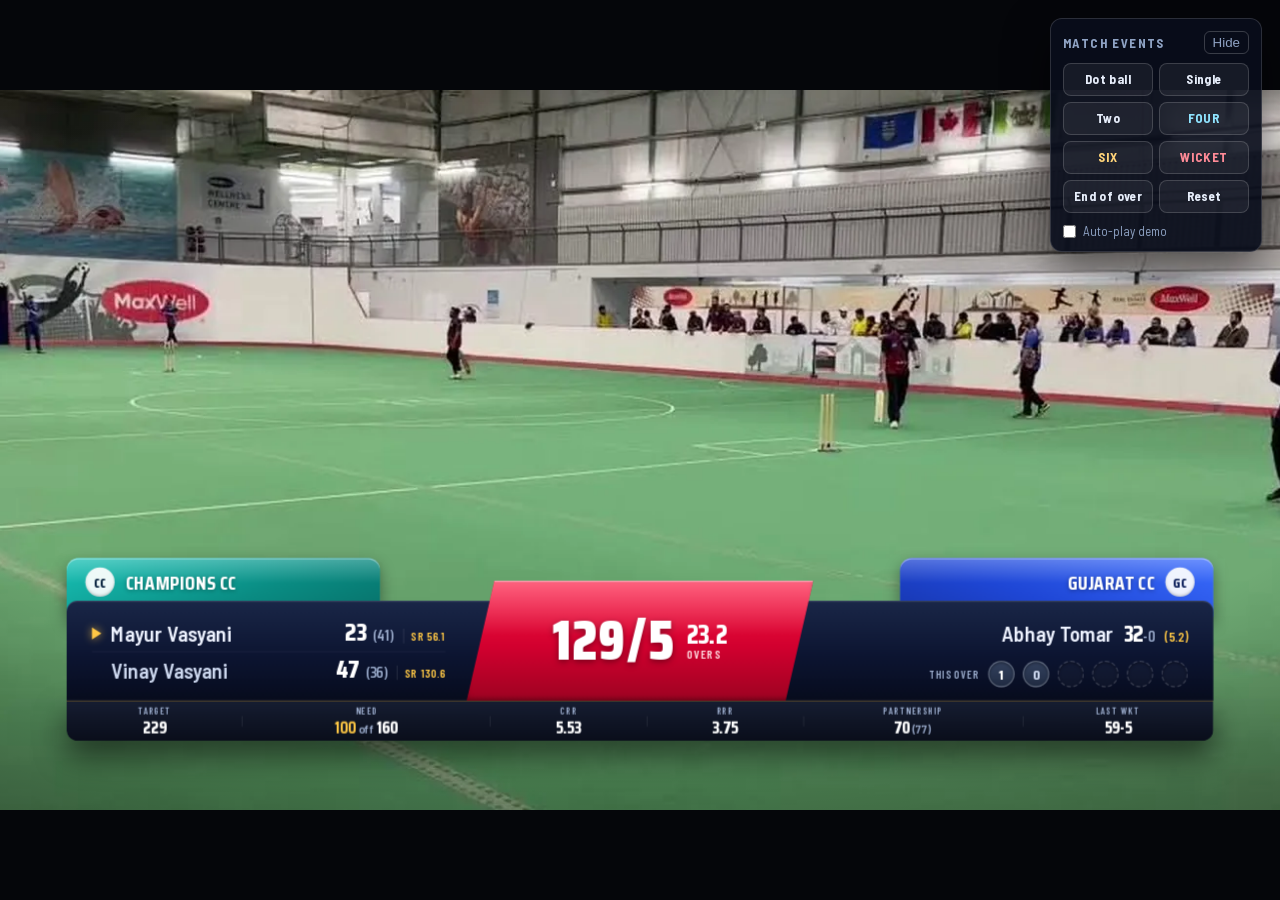
<file: ticker-option-1-broadcast-bar/index.html>
<!DOCTYPE html>
<html lang="en"><head>
<meta charset="UTF-8">
<meta name="viewport" content="width=device-width, initial-scale=1.0">
<title>Broadcast Bar — Live Ticker</title>
<style>
/* latin-ext */
@font-face {
  font-family: 'Barlow Condensed';
  font-style: normal;
  font-weight: 500;
  font-display: swap;
  src: url("assets/fonts/BarlowCondensed-500-latin-ext.woff2") format('woff2');
  unicode-range: U+0100-02BA, U+02BD-02C5, U+02C7-02CC, U+02CE-02D7, U+02DD-02FF, U+0304, U+0308, U+0329, U+1D00-1DBF, U+1E00-1E9F, U+1EF2-1EFF, U+2020, U+20A0-20AB, U+20AD-20C0, U+2113, U+2C60-2C7F, U+A720-A7FF;
}
/* latin */
@font-face {
  font-family: 'Barlow Condensed';
  font-style: normal;
  font-weight: 500;
  font-display: swap;
  src: url("assets/fonts/BarlowCondensed-500-latin.woff2") format('woff2');
  unicode-range: U+0000-00FF, U+0131, U+0152-0153, U+02BB-02BC, U+02C6, U+02DA, U+02DC, U+0304, U+0308, U+0329, U+2000-206F, U+20AC, U+2122, U+2191, U+2193, U+2212, U+2215, U+FEFF, U+FFFD;
}

/* latin-ext */
@font-face {
  font-family: 'Barlow Condensed';
  font-style: normal;
  font-weight: 600;
  font-display: swap;
  src: url("assets/fonts/BarlowCondensed-600-latin-ext.woff2") format('woff2');
  unicode-range: U+0100-02BA, U+02BD-02C5, U+02C7-02CC, U+02CE-02D7, U+02DD-02FF, U+0304, U+0308, U+0329, U+1D00-1DBF, U+1E00-1E9F, U+1EF2-1EFF, U+2020, U+20A0-20AB, U+20AD-20C0, U+2113, U+2C60-2C7F, U+A720-A7FF;
}
/* latin */
@font-face {
  font-family: 'Barlow Condensed';
  font-style: normal;
  font-weight: 600;
  font-display: swap;
  src: url("assets/fonts/BarlowCondensed-600-latin.woff2") format('woff2');
  unicode-range: U+0000-00FF, U+0131, U+0152-0153, U+02BB-02BC, U+02C6, U+02DA, U+02DC, U+0304, U+0308, U+0329, U+2000-206F, U+20AC, U+2122, U+2191, U+2193, U+2212, U+2215, U+FEFF, U+FFFD;
}

/* latin-ext */
@font-face {
  font-family: 'Barlow Condensed';
  font-style: normal;
  font-weight: 700;
  font-display: swap;
  src: url("assets/fonts/BarlowCondensed-700-latin-ext.woff2") format('woff2');
  unicode-range: U+0100-02BA, U+02BD-02C5, U+02C7-02CC, U+02CE-02D7, U+02DD-02FF, U+0304, U+0308, U+0329, U+1D00-1DBF, U+1E00-1E9F, U+1EF2-1EFF, U+2020, U+20A0-20AB, U+20AD-20C0, U+2113, U+2C60-2C7F, U+A720-A7FF;
}
/* latin */
@font-face {
  font-family: 'Barlow Condensed';
  font-style: normal;
  font-weight: 700;
  font-display: swap;
  src: url("assets/fonts/BarlowCondensed-700-latin.woff2") format('woff2');
  unicode-range: U+0000-00FF, U+0131, U+0152-0153, U+02BB-02BC, U+02C6, U+02DA, U+02DC, U+0304, U+0308, U+0329, U+2000-206F, U+20AC, U+2122, U+2191, U+2193, U+2212, U+2215, U+FEFF, U+FFFD;
}

/* latin-ext */
@font-face {
  font-family: 'Barlow Semi Condensed';
  font-style: normal;
  font-weight: 400;
  font-display: swap;
  src: url("assets/fonts/BarlowSemiCondensed-400-latin-ext.woff2") format('woff2');
  unicode-range: U+0100-02BA, U+02BD-02C5, U+02C7-02CC, U+02CE-02D7, U+02DD-02FF, U+0304, U+0308, U+0329, U+1D00-1DBF, U+1E00-1E9F, U+1EF2-1EFF, U+2020, U+20A0-20AB, U+20AD-20C0, U+2113, U+2C60-2C7F, U+A720-A7FF;
}
/* latin */
@font-face {
  font-family: 'Barlow Semi Condensed';
  font-style: normal;
  font-weight: 400;
  font-display: swap;
  src: url("assets/fonts/BarlowSemiCondensed-400-latin.woff2") format('woff2');
  unicode-range: U+0000-00FF, U+0131, U+0152-0153, U+02BB-02BC, U+02C6, U+02DA, U+02DC, U+0304, U+0308, U+0329, U+2000-206F, U+20AC, U+2122, U+2191, U+2193, U+2212, U+2215, U+FEFF, U+FFFD;
}

/* latin-ext */
@font-face {
  font-family: 'Barlow Semi Condensed';
  font-style: normal;
  font-weight: 500;
  font-display: swap;
  src: url("assets/fonts/BarlowSemiCondensed-500-latin-ext.woff2") format('woff2');
  unicode-range: U+0100-02BA, U+02BD-02C5, U+02C7-02CC, U+02CE-02D7, U+02DD-02FF, U+0304, U+0308, U+0329, U+1D00-1DBF, U+1E00-1E9F, U+1EF2-1EFF, U+2020, U+20A0-20AB, U+20AD-20C0, U+2113, U+2C60-2C7F, U+A720-A7FF;
}
/* latin */
@font-face {
  font-family: 'Barlow Semi Condensed';
  font-style: normal;
  font-weight: 500;
  font-display: swap;
  src: url("assets/fonts/BarlowSemiCondensed-500-latin.woff2") format('woff2');
  unicode-range: U+0000-00FF, U+0131, U+0152-0153, U+02BB-02BC, U+02C6, U+02DA, U+02DC, U+0304, U+0308, U+0329, U+2000-206F, U+20AC, U+2122, U+2191, U+2193, U+2212, U+2215, U+FEFF, U+FFFD;
}

/* latin-ext */
@font-face {
  font-family: 'Barlow Semi Condensed';
  font-style: normal;
  font-weight: 600;
  font-display: swap;
  src: url("assets/fonts/BarlowSemiCondensed-600-latin-ext.woff2") format('woff2');
  unicode-range: U+0100-02BA, U+02BD-02C5, U+02C7-02CC, U+02CE-02D7, U+02DD-02FF, U+0304, U+0308, U+0329, U+1D00-1DBF, U+1E00-1E9F, U+1EF2-1EFF, U+2020, U+20A0-20AB, U+20AD-20C0, U+2113, U+2C60-2C7F, U+A720-A7FF;
}
/* latin */
@font-face {
  font-family: 'Barlow Semi Condensed';
  font-style: normal;
  font-weight: 600;
  font-display: swap;
  src: url("assets/fonts/BarlowSemiCondensed-600-latin.woff2") format('woff2');
  unicode-range: U+0000-00FF, U+0131, U+0152-0153, U+02BB-02BC, U+02C6, U+02DA, U+02DC, U+0304, U+0308, U+0329, U+2000-206F, U+20AC, U+2122, U+2191, U+2193, U+2212, U+2215, U+FEFF, U+FFFD;
}

/* latin-ext */
@font-face {
  font-family: 'Barlow Semi Condensed';
  font-style: normal;
  font-weight: 700;
  font-display: swap;
  src: url("assets/fonts/BarlowSemiCondensed-700-latin-ext.woff2") format('woff2');
  unicode-range: U+0100-02BA, U+02BD-02C5, U+02C7-02CC, U+02CE-02D7, U+02DD-02FF, U+0304, U+0308, U+0329, U+1D00-1DBF, U+1E00-1E9F, U+1EF2-1EFF, U+2020, U+20A0-20AB, U+20AD-20C0, U+2113, U+2C60-2C7F, U+A720-A7FF;
}
/* latin */
@font-face {
  font-family: 'Barlow Semi Condensed';
  font-style: normal;
  font-weight: 700;
  font-display: swap;
  src: url("assets/fonts/BarlowSemiCondensed-700-latin.woff2") format('woff2');
  unicode-range: U+0000-00FF, U+0131, U+0152-0153, U+02BB-02BC, U+02C6, U+02DA, U+02DC, U+0304, U+0308, U+0329, U+2000-206F, U+20AC, U+2122, U+2191, U+2193, U+2212, U+2215, U+FEFF, U+FFFD;
}

/* latin-ext */
@font-face {
  font-family: 'Saira Condensed';
  font-style: normal;
  font-weight: 500;
  font-display: swap;
  src: url("assets/fonts/SairaCondensed-500-latin-ext.woff2") format('woff2');
  unicode-range: U+0100-02BA, U+02BD-02C5, U+02C7-02CC, U+02CE-02D7, U+02DD-02FF, U+0304, U+0308, U+0329, U+1D00-1DBF, U+1E00-1E9F, U+1EF2-1EFF, U+2020, U+20A0-20AB, U+20AD-20C0, U+2113, U+2C60-2C7F, U+A720-A7FF;
}
/* latin */
@font-face {
  font-family: 'Saira Condensed';
  font-style: normal;
  font-weight: 500;
  font-display: swap;
  src: url("assets/fonts/SairaCondensed-500-latin.woff2") format('woff2');
  unicode-range: U+0000-00FF, U+0131, U+0152-0153, U+02BB-02BC, U+02C6, U+02DA, U+02DC, U+0304, U+0308, U+0329, U+2000-206F, U+20AC, U+2122, U+2191, U+2193, U+2212, U+2215, U+FEFF, U+FFFD;
}

/* latin-ext */
@font-face {
  font-family: 'Saira Condensed';
  font-style: normal;
  font-weight: 600;
  font-display: swap;
  src: url("assets/fonts/SairaCondensed-600-latin-ext.woff2") format('woff2');
  unicode-range: U+0100-02BA, U+02BD-02C5, U+02C7-02CC, U+02CE-02D7, U+02DD-02FF, U+0304, U+0308, U+0329, U+1D00-1DBF, U+1E00-1E9F, U+1EF2-1EFF, U+2020, U+20A0-20AB, U+20AD-20C0, U+2113, U+2C60-2C7F, U+A720-A7FF;
}
/* latin */
@font-face {
  font-family: 'Saira Condensed';
  font-style: normal;
  font-weight: 600;
  font-display: swap;
  src: url("assets/fonts/SairaCondensed-600-latin.woff2") format('woff2');
  unicode-range: U+0000-00FF, U+0131, U+0152-0153, U+02BB-02BC, U+02C6, U+02DA, U+02DC, U+0304, U+0308, U+0329, U+2000-206F, U+20AC, U+2122, U+2191, U+2193, U+2212, U+2215, U+FEFF, U+FFFD;
}

/* latin-ext */
@font-face {
  font-family: 'Saira Condensed';
  font-style: normal;
  font-weight: 700;
  font-display: swap;
  src: url("assets/fonts/SairaCondensed-700-latin-ext.woff2") format('woff2');
  unicode-range: U+0100-02BA, U+02BD-02C5, U+02C7-02CC, U+02CE-02D7, U+02DD-02FF, U+0304, U+0308, U+0329, U+1D00-1DBF, U+1E00-1E9F, U+1EF2-1EFF, U+2020, U+20A0-20AB, U+20AD-20C0, U+2113, U+2C60-2C7F, U+A720-A7FF;
}
/* latin */
@font-face {
  font-family: 'Saira Condensed';
  font-style: normal;
  font-weight: 700;
  font-display: swap;
  src: url("assets/fonts/SairaCondensed-700-latin.woff2") format('woff2');
  unicode-range: U+0000-00FF, U+0131, U+0152-0153, U+02BB-02BC, U+02C6, U+02DA, U+02DC, U+0304, U+0308, U+0329, U+2000-206F, U+20AC, U+2122, U+2191, U+2193, U+2212, U+2215, U+FEFF, U+FFFD;
}

/* latin-ext */
@font-face {
  font-family: 'Saira Condensed';
  font-style: normal;
  font-weight: 800;
  font-display: swap;
  src: url("assets/fonts/SairaCondensed-800-latin-ext.woff2") format('woff2');
  unicode-range: U+0100-02BA, U+02BD-02C5, U+02C7-02CC, U+02CE-02D7, U+02DD-02FF, U+0304, U+0308, U+0329, U+1D00-1DBF, U+1E00-1E9F, U+1EF2-1EFF, U+2020, U+20A0-20AB, U+20AD-20C0, U+2113, U+2C60-2C7F, U+A720-A7FF;
}
/* latin */
@font-face {
  font-family: 'Saira Condensed';
  font-style: normal;
  font-weight: 800;
  font-display: swap;
  src: url("assets/fonts/SairaCondensed-800-latin.woff2") format('woff2');
  unicode-range: U+0000-00FF, U+0131, U+0152-0153, U+02BB-02BC, U+02C6, U+02DA, U+02DC, U+0304, U+0308, U+0329, U+2000-206F, U+20AC, U+2122, U+2191, U+2193, U+2212, U+2215, U+FEFF, U+FFFD;
}

/* latin-ext */
@font-face {
  font-family: 'Saira Condensed';
  font-style: normal;
  font-weight: 900;
  font-display: swap;
  src: url("assets/fonts/SairaCondensed-900-latin-ext.woff2") format('woff2');
  unicode-range: U+0100-02BA, U+02BD-02C5, U+02C7-02CC, U+02CE-02D7, U+02DD-02FF, U+0304, U+0308, U+0329, U+1D00-1DBF, U+1E00-1E9F, U+1EF2-1EFF, U+2020, U+20A0-20AB, U+20AD-20C0, U+2113, U+2C60-2C7F, U+A720-A7FF;
}
/* latin */
@font-face {
  font-family: 'Saira Condensed';
  font-style: normal;
  font-weight: 900;
  font-display: swap;
  src: url("assets/fonts/SairaCondensed-900-latin.woff2") format('woff2');
  unicode-range: U+0000-00FF, U+0131, U+0152-0153, U+02BB-02BC, U+02C6, U+02DA, U+02DC, U+0304, U+0308, U+0329, U+2000-206F, U+20AC, U+2122, U+2191, U+2193, U+2212, U+2215, U+FEFF, U+FFFD;
}
</style>
<style>
  :root{
    --ink:#eef3ff;
    --muted:#9fb0d0;
    --gold:#ffc845;
    --green:#1ec873;
  }
  *{margin:0;padding:0;box-sizing:border-box;}
  html,body{width:100%;height:100%;overflow:hidden;background:#05060a;}
  .viewport{position:fixed;inset:0;display:flex;align-items:center;justify-content:center;background:#05060a;}
  .stage{
    position:relative;width:1920px;height:1080px;overflow:hidden;flex:none;
    transform-origin:center center;font-family:'Barlow Semi Condensed',sans-serif;
    background:radial-gradient(120% 80% at 50% -10%, #0b3a5a 0%, #06182b 45%, #04101d 100%);
  }
  .backdrop{position:absolute;inset:0;overflow:hidden;
    background:#04101d url("assets/stream-frame.webp") center/cover no-repeat;}
  .vignette{position:absolute;inset:0;pointer-events:none;
    background:radial-gradient(120% 90% at 50% 40%, transparent 50%, rgba(0,0,0,.55) 100%);}

  /* ===================== SCORE BAR (two-tier) ===================== */
  .scorebar{position:absolute;left:50%;bottom:104px;transform:translateX(-50%);width:1720px;z-index:5;}
  .deck{position:relative;}

  /* team caps (sit on top, peeking above tier 1 — labels only, never over data) */
  /* Tier 1 sits at z-index 3 and covers the lower part of each cap, so the peek
     above it has to clear the tallest cap content (the 44px badge starting at
     14px padding = 58px). At -38px both team names were cut roughly in half. */
  .caps{position:absolute;left:0;right:0;top:-64px;height:90px;z-index:2;}
  .cap{position:absolute;top:0;height:90px;width:470px;
    display:flex;align-items:flex-start;gap:16px;padding:14px 28px 0;
    border-radius:18px 18px 4px 4px;
    box-shadow:0 10px 24px rgba(0,0,0,.4), inset 0 2px 0 rgba(255,255,255,.35);overflow:hidden;}
  .cap::after{content:"";position:absolute;inset:0;
    background:linear-gradient(180deg,rgba(255,255,255,.26),rgba(255,255,255,0) 42%);pointer-events:none;}
  .cap.left{left:0;background:linear-gradient(160deg,#19c2b6,#0a8c83 60%,#077069);}
  .cap.right{right:0;justify-content:flex-end;text-align:right;
    background:linear-gradient(200deg,#3b6dff,#1f47d6 60%,#1736ad);}
  .cap .mono{width:44px;height:44px;border-radius:50%;flex:none;background:rgba(255,255,255,.92);
    color:#0a2540;display:flex;align-items:center;justify-content:center;
    font-family:'Saira Condensed';font-weight:800;font-size:21px;letter-spacing:.5px;
    box-shadow:inset 0 -2px 4px rgba(0,0,0,.2);}
  .cap.right .mono{color:#11235e;}
  .cap .tname{font-family:'Saira Condensed';font-weight:700;font-size:30px;letter-spacing:.6px;
    color:#fff;text-transform:uppercase;line-height:1;padding-top:8px;white-space:nowrap;
    text-shadow:0 2px 6px rgba(0,0,0,.35);}

  /* ---------- TIER 1 : players + score ---------- */
  .tier1{position:relative;z-index:3;height:150px;border-radius:16px 16px 0 0;
    display:grid;grid-template-columns:1fr 524px 1fr;align-items:stretch;
    background:linear-gradient(180deg,#1a2748 0%,#0c1430 58%,#080d1f 100%);
    box-shadow:0 -2px 0 rgba(255,255,255,.06) inset, inset 0 2px 0 rgba(255,255,255,.12);}

  .batting{padding:16px 30px 14px 38px;display:flex;flex-direction:column;justify-content:center;}
  .bat-row{display:flex;align-items:center;gap:14px;height:55px;}
  .bat-row.div{border-top:1px solid rgba(255,255,255,.1);}
  .strike{width:0;height:0;flex:none;border-top:9px solid transparent;border-bottom:9px solid transparent;
    border-left:14px solid var(--gold);filter:drop-shadow(0 0 6px rgba(255,200,69,.8));}
  .strike.hidden{visibility:hidden;}
  .bat-name{font-weight:600;font-size:32px;color:var(--ink);letter-spacing:.3px;white-space:nowrap;min-width:230px;}
  .bat-row.second .bat-name{color:#cdd8ef;}
  .bat-stat{margin-left:auto;display:flex;align-items:baseline;gap:9px;white-space:nowrap;}
  .bat-runs{font-family:'Saira Condensed';font-weight:800;font-size:38px;color:#fff;line-height:1;}
  .bat-balls{font-family:'Saira Condensed';font-weight:600;font-size:23px;color:var(--muted);}
  .bat-sr{font-family:'Barlow Condensed';font-weight:600;font-size:18px;color:var(--gold);letter-spacing:.5px;
    border-left:1px solid rgba(255,255,255,.16);padding-left:11px;margin-left:4px;}

  .bowling{padding:16px 38px 14px 30px;display:flex;flex-direction:column;justify-content:center;gap:14px;}
  .bowl-top{display:flex;align-items:baseline;gap:15px;justify-content:flex-end;}
  .bowl-name{font-weight:600;font-size:32px;color:var(--ink);letter-spacing:.3px;white-space:nowrap;}
  .bowl-fig{font-family:'Saira Condensed';font-weight:800;font-size:34px;color:#fff;white-space:nowrap;}
  .bowl-fig small{font-weight:600;font-size:23px;color:var(--muted);}
  .bowl-ov{font-family:'Barlow Condensed';font-weight:600;font-size:20px;color:var(--gold);letter-spacing:.5px;}
  .over-row{display:flex;align-items:center;gap:12px;justify-content:flex-end;}
  .over-row .olab{font-family:'Barlow Condensed';font-weight:600;font-size:16px;color:var(--muted);
    letter-spacing:1.5px;text-transform:uppercase;margin-right:2px;}
  .ball{width:40px;height:40px;border-radius:50%;flex:none;display:flex;align-items:center;justify-content:center;
    font-family:'Saira Condensed';font-weight:800;font-size:21px;color:#fff;
    background:rgba(255,255,255,.06);border:2px solid rgba(255,255,255,.22);box-shadow:inset 0 2px 4px rgba(0,0,0,.3);}
  .ball.b0{background:linear-gradient(180deg,#33415e,#222d44);color:#cdd8ef;}
  .ball.b1{background:linear-gradient(180deg,#33415e,#222d44);color:#fff;}
  .ball.b4{background:linear-gradient(180deg,#28e07a,#13a85a);}
  .ball.b6{background:linear-gradient(180deg,#ffd35a,#f2a516);color:#3a2400;}
  .ball.bw{background:linear-gradient(180deg,#ff385f,#d2002f);}
  .ball.empty{background:rgba(255,255,255,.03);border-style:dashed;border-color:rgba(255,255,255,.16);}

  /* the hero score block — pops UP over the bar (vertical overlap only, no data behind it) */
  .hero{position:absolute;left:50%;top:-30px;transform:translateX(-50%);
    width:520px;height:180px;z-index:4;
    display:flex;align-items:center;justify-content:center;gap:18px;
    clip-path:polygon(8% 0,100% 0,92% 100%,0 100%);
    background:linear-gradient(180deg,#ff1a44,#d2002f 55%,#9e0322);
    box-shadow:0 18px 38px rgba(180,0,40,.5), inset 0 2px 0 rgba(255,255,255,.4), inset 0 -3px 8px rgba(0,0,0,.35);}
  .hero::after{content:"";position:absolute;inset:0;clip-path:polygon(8% 0,100% 0,92% 100%,0 100%);
    background:linear-gradient(180deg,rgba(255,255,255,.32),rgba(255,255,255,0) 46%);pointer-events:none;}
  .hero .shine{position:absolute;top:0;bottom:0;width:80px;
    background:linear-gradient(105deg,transparent,rgba(255,255,255,.5),transparent);
    transform:skewX(-18deg);left:-120px;}
  .score{font-family:'Saira Condensed';font-weight:900;font-size:84px;color:#fff;line-height:.88;
    letter-spacing:1px;text-shadow:0 3px 10px rgba(0,0,0,.4);position:relative;}
  .overs{display:flex;flex-direction:column;line-height:1;position:relative;align-items:flex-start;}
  .overs b{font-family:'Saira Condensed';font-weight:800;font-size:40px;color:#fff;}
  .overs span{font-family:'Barlow Condensed';font-weight:600;font-size:18px;color:#ffd9df;
    letter-spacing:2px;text-transform:uppercase;}

  /* ---------- TIER 2 : one clean full-width data band ---------- */
  .tier2{position:relative;z-index:3;height:60px;border-radius:0 0 16px 16px;
    display:grid;grid-template-columns:0.92fr 1.3fr 0.82fr 0.82fr 1.15fr 1fr;align-items:center;
    background:linear-gradient(180deg,#161d31 0%,#0a0e1b 100%);
    border-top:1.5px solid rgba(255,200,69,.5);
    box-shadow:0 22px 46px rgba(0,0,0,.55);}
  .seg{display:flex;flex-direction:column;align-items:center;justify-content:center;
    line-height:1;gap:5px;position:relative;}
  .seg + .seg::before{content:"";position:absolute;left:0;top:14px;bottom:14px;width:1px;background:rgba(255,255,255,.12);}
  .seg .lab{font-family:'Barlow Condensed';font-weight:600;font-size:14px;color:var(--muted);
    letter-spacing:1.6px;text-transform:uppercase;}
  .seg .val{font-family:'Saira Condensed';font-weight:800;font-size:25px;color:#fff;white-space:nowrap;}
  .seg .val b{color:var(--gold);}
  .seg .val small{font-family:'Barlow Semi Condensed';font-weight:600;font-size:18px;color:var(--muted);}

  /* ===================== ANIMATIONS ===================== */
  @media (prefers-reduced-motion: no-preference){
    .cap.left{animation:capL .7s cubic-bezier(.2,.8,.2,1) both;}
    .cap.right{animation:capR .7s cubic-bezier(.2,.8,.2,1) both;}
    .tier1{animation:rise .7s .1s cubic-bezier(.2,.8,.2,1) both;}
    .tier2{animation:rise .6s .42s cubic-bezier(.2,.8,.2,1) both;}
    .hero{animation:pop .6s .34s cubic-bezier(.2,1.2,.3,1) both;}
    .bat-row.first{animation:slideL .5s .3s cubic-bezier(.2,.8,.2,1) both;}
    .bat-row.second{animation:slideL .5s .4s cubic-bezier(.2,.8,.2,1) both;}
    .bowl-top{animation:slideR .5s .34s cubic-bezier(.2,.8,.2,1) both;}
    .over-row .ball{animation:bp .4s cubic-bezier(.2,1.4,.3,1) both;}
    .over-row .ball:nth-child(2){animation-delay:.5s;}.over-row .ball:nth-child(3){animation-delay:.57s;}
    .over-row .ball:nth-child(4){animation-delay:.64s;}.over-row .ball:nth-child(5){animation-delay:.71s;}
    .over-row .ball:nth-child(6){animation-delay:.78s;}.over-row .ball:nth-child(7){animation-delay:.85s;}
    .seg{animation:fade .5s cubic-bezier(.2,.8,.2,1) both;}
    .seg:nth-child(1){animation-delay:.5s}.seg:nth-child(2){animation-delay:.56s}.seg:nth-child(3){animation-delay:.62s}
    .seg:nth-child(4){animation-delay:.68s}.seg:nth-child(5){animation-delay:.74s}.seg:nth-child(6){animation-delay:.8s}
    .hero .shine{animation:sweep 5.5s 1.4s ease-in-out infinite;}
    .strike:not(.hidden){animation:strikePulse 1.6s 1.2s ease-in-out infinite;}
  }
  @keyframes capL{from{opacity:0;transform:translateX(-60px)}to{opacity:1;transform:none}}
  @keyframes capR{from{opacity:0;transform:translateX(60px)}to{opacity:1;transform:none}}
  @keyframes rise{from{opacity:0;transform:translateY(32px)}to{opacity:1;transform:none}}
  @keyframes pop{from{opacity:0;transform:translateX(-50%) scale(.82)}to{opacity:1;transform:translateX(-50%) scale(1)}}
  @keyframes fade{from{opacity:0;transform:translateY(8px)}to{opacity:1;transform:none}}
  @keyframes slideL{from{opacity:0;transform:translateX(-26px)}to{opacity:1;transform:none}}
  @keyframes slideR{from{opacity:0;transform:translateX(26px)}to{opacity:1;transform:none}}
  @keyframes bp{from{opacity:0;transform:scale(.2)}to{opacity:1;transform:scale(1)}}
  @keyframes sweep{0%{left:-120px}18%,100%{left:120%}}
  @keyframes strikePulse{0%,100%{filter:drop-shadow(0 0 4px rgba(255,200,69,.6))}50%{filter:drop-shadow(0 0 12px rgba(255,200,69,1))}}
</style>
  <link rel="stylesheet" href="css/style.css">
</head>
<body>
  
  <div class="viewport">
  <div class="stage">
    <!-- Demo backdrop only. In OBS this layer is the stream itself. -->
    <div class="backdrop">
    </div>
    <div class="vignette"></div>

    <div class="scorebar" id="scorebar">
      <span class="scorebar-sweep" aria-hidden="true"></span>
      <div class="caps">
        <div class="cap left"><div class="mono">CC</div><div class="tname">Champions CC</div></div>
        <div class="cap right"><div class="tname">Gujarat CC</div><div class="mono">GC</div></div>
      </div>

      <div class="deck">
        <!-- TIER 1 -->
        <div class="tier1">
          <div class="batting" id="batting">
            <div class="bat-row first">
              <div class="strike"></div>
              <div class="bat-name">Mayur Vasyani</div>
              <div class="bat-stat"><div class="bat-runs">23</div><div class="bat-balls">(41)</div><div class="bat-sr">SR 56.1</div></div>
            </div>
            <div class="bat-row second div">
              <div class="strike hidden"></div>
              <div class="bat-name">Vinay Vasyani</div>
              <div class="bat-stat"><div class="bat-runs">47</div><div class="bat-balls">(36)</div><div class="bat-sr">SR 130.6</div></div>
            </div>
          </div>

          <div></div>

          <div class="bowling">
            <div class="bowl-top">
              <div class="bowl-name" id="bowlName">Abhay Tomar</div>
              <div class="bowl-fig" id="bowlFig">32<small>-0</small></div>
              <div class="bowl-ov" id="bowlOv">(5.2)</div>
            </div>
            <div class="over-row" id="overRow">
              <div class="olab">This Over</div>
              <div class="ball b1">1</div><div class="ball b0">0</div>
              <div class="ball empty"></div><div class="ball empty"></div>
              <div class="ball empty"></div><div class="ball empty"></div>
            </div>
          </div>
        </div>

        <!-- HERO (pops up over tier 1 center, nothing behind it) -->
        <div class="hero" id="hero">
          <span class="shine"></span>
          <div class="score" id="score">129/5</div>
          <div class="overs"><b id="overs">23.2</b><span>Overs</span></div>
        </div>

        <!-- TIER 2 : clean full-width data band -->
        <div class="tier2" id="tier2">
          <div class="seg"><div class="lab">Target</div><div class="val">229</div></div>
          <div class="seg"><div class="lab">Need</div><div class="val"><b>100</b> <small>off</small> 176</div></div>
          <div class="seg"><div class="lab">CRR</div><div class="val">5.56</div></div>
          <div class="seg"><div class="lab">RRR</div><div class="val">3.41</div></div>
          <div class="seg"><div class="lab">Partnership</div><div class="val">70 <small>(77)</small></div></div>
          <div class="seg"><div class="lab">Last Wkt</div><div class="val">59-5</div></div>
        </div>
      </div>
    </div>
    <div class="burst" id="burst" aria-hidden="true"><span class="burst-word"></span><span class="burst-sub"></span></div>
  </div>
  </div>
  <div class="rail" id="rail">
    <div class="rail-head"><b>Match events</b><button type="button" id="railHide" title="Hide controls (H)">Hide</button></div>
    <div class="rail-grid">
      <button type="button" data-ev="dot">Dot ball</button>
      <button type="button" data-ev="run1">Single</button>
      <button type="button" data-ev="run2">Two</button>
      <button type="button" data-ev="four">FOUR</button>
      <button type="button" data-ev="six">SIX</button>
      <button type="button" data-ev="wicket">WICKET</button>
      <button type="button" data-ev="over">End of over</button>
      <button type="button" data-ev="reset">Reset</button>
    </div>
    <label class="rail-auto"><input type="checkbox" id="autoPlay"> Auto-play demo</label>
  </div>
  <button type="button" class="rail-show" id="railShow" title="Show controls (H)">Controls</button>
  <script src="js/script.js"></script>
</body></html>
</file>
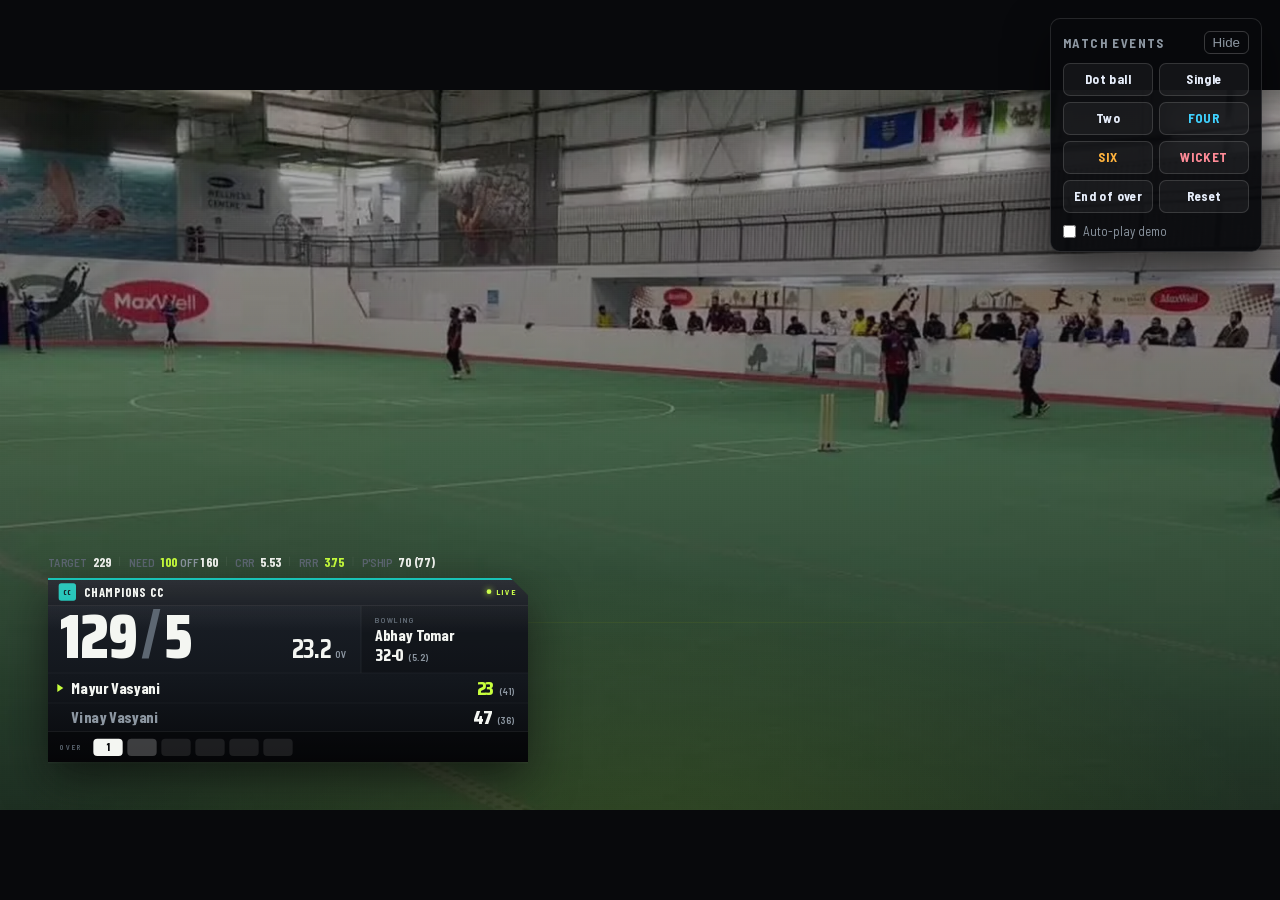
<file: ticker-option-2-corner-card/index.html>
<!DOCTYPE html>
<html lang="en">
<head>
<meta charset="UTF-8">
<meta name="viewport" content="width=device-width, initial-scale=1.0">
<title>Corner Card — Live Ticker</title>
<link rel="stylesheet" href="assets/fonts/fonts.css">
<link rel="stylesheet" href="css/style.css">
</head>
<body>

<div class="viewport">
  <div class="stage" id="stage">
    <!-- Demo backdrop only. In OBS this layer is the stream itself. -->
    <!-- Demo backdrop only. In OBS this layer is the stream itself. -->
    <div class="backdrop">
      <span class="horizon"></span>
      <span class="grain"></span>
    </div>

    <!-- Chase line: lives above the card, whispers the maths -->
    <div class="chase" id="chase">
      <span><b>Target</b> <em id="target">229</em></span>
      <span><b>Need</b> <em id="need">100</em> off <em id="left">160</em></span>
      <span><b>CRR</b> <em id="crr">5.53</em></span>
      <span><b>RRR</b> <em id="rrr">3.75</em></span>
      <span class="chase-pship"><b>P'ship</b> <em id="pship">70 (77)</em></span>
    </div>

    <!-- The card -->
    <div class="card" id="card">
      <div class="card-body">
        <div class="team">
          <span class="badge" id="badge">CC</span>
          <span class="team-name" id="teamName">Champions CC</span>
          <span class="live"><i></i>Live</span>
        </div>

        <div class="score">
          <span class="odo runs" id="runs"><span class="odo-v">129</span></span><span class="slash">/</span><span class="odo wkts" id="wkts"><span class="odo-v">5</span></span>
          <span class="overs"><span class="odo" id="overs"><span class="odo-v">23.2</span></span><small>ov</small></span>
        </div>

        <div class="players">
          <div class="bat" id="bat0">
            <i class="strike"></i>
            <span class="bat-name">Mayur Vasyani</span>
            <span class="bat-figs"><span class="odo bat-runs"><span class="odo-v">23</span></span><small class="bat-balls">(41)</small></span>
          </div>
          <div class="bat" id="bat1">
            <i class="strike"></i>
            <span class="bat-name">Vinay Vasyani</span>
            <span class="bat-figs"><span class="odo bat-runs"><span class="odo-v">47</span></span><small class="bat-balls">(36)</small></span>
          </div>
        </div>

        <div class="bowl" id="bowl">
          <span class="bowl-label">Bowling</span>
          <span class="bowl-name" id="bowlName">Abhay Tomar</span>
          <span class="bowl-figs"><b id="bowlFigs">32-0</b><small id="bowlOv">5.2</small></span>
        </div>

        <div class="ribbon" id="ribbon">
          <span class="ribbon-label">Over</span>
          <span class="dots" id="dots"></span>
        </div>
      </div>

      <!-- Event card unfolds from the card's right edge -->
      <div class="event" id="event" aria-live="polite">
        <div class="event-inner">
          <span class="ev-kicker" id="evKicker">Six</span>
          <span class="ev-word" id="evWord">SIX</span>
          <span class="ev-line" id="evLine">Vinay Vasyani · 47 (36)</span>
          <span class="ev-sub" id="evSub">Over the ropes</span>
        </div>
      </div>
    </div>

    <!-- Centre-screen moment -->
    <div class="moment" id="moment" aria-hidden="true">
      <span class="moment-word" id="momentWord"></span>
      <span class="moment-rule"></span>
      <span class="moment-sub" id="momentSub"></span>
    </div>
  </div>
</div>

<!-- Reviewer controls: outside the stage, never in a capture -->
<div class="rail" id="rail">
  <div class="rail-head"><b>Match events</b><button type="button" id="railHide" title="Hide controls (H)">Hide</button></div>
  <div class="rail-grid">
    <button type="button" data-ev="dot">Dot ball</button>
    <button type="button" data-ev="run1">Single</button>
    <button type="button" data-ev="run2">Two</button>
    <button type="button" data-ev="four">FOUR</button>
    <button type="button" data-ev="six">SIX</button>
    <button type="button" data-ev="wicket">WICKET</button>
    <button type="button" data-ev="over">End of over</button>
    <button type="button" data-ev="reset">Reset</button>
  </div>
  <label class="rail-auto"><input type="checkbox" id="autoPlay"> Auto-play demo</label>
</div>
<button type="button" class="rail-show" id="railShow" title="Show controls (H)">Controls</button>

<script src="js/script.js"></script>
</body>
</html>
</file>
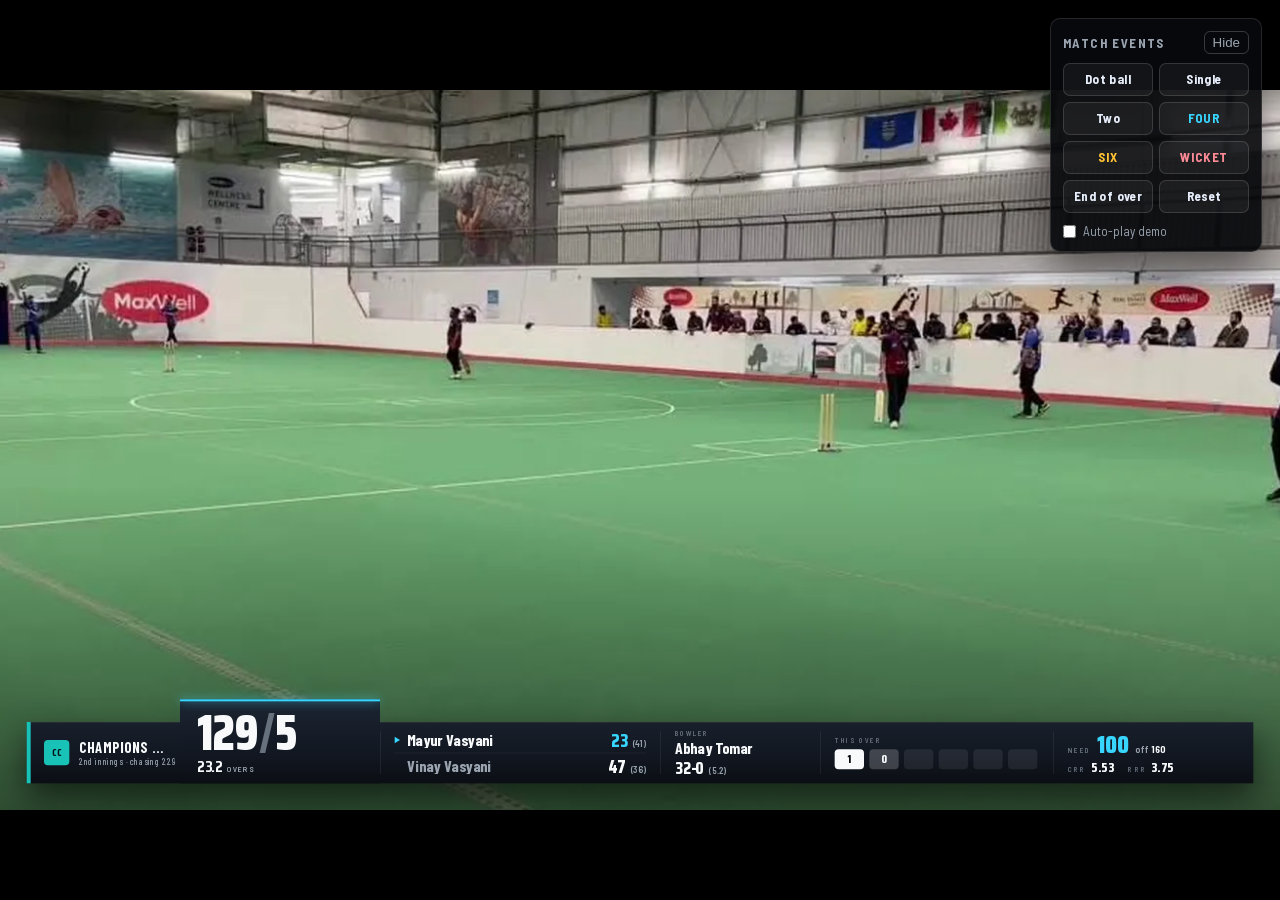
<file: ticker-option-3-baseline-strip/index.html>
<!DOCTYPE html>
<html lang="en">
<head>
<meta charset="UTF-8">
<meta name="viewport" content="width=device-width, initial-scale=1.0">
<title>Baseline Strip — Live Ticker</title>
<link rel="stylesheet" href="assets/fonts/fonts.css">
<link rel="stylesheet" href="css/style.css">
</head>
<body>

<div class="viewport">
  <div class="stage" id="stage">
    <!-- Demo backdrop only. In OBS this is the stream. -->
    <div class="backdrop">
    </div>

    <!-- The strip -->
    <div class="strip" id="strip">
      <div class="mod team">
        <span class="team-bar"></span>
        <span class="badge">CC</span>
        <span class="team-text"><b id="teamName">Champions CC</b><small>2nd innings · chasing 229</small></span>
      </div>

      <div class="mod score">
        <span class="score-row">
          <span class="odo runs" id="runs"><span class="odo-v">129</span></span><span class="slash">/</span><span class="odo wkts" id="wkts"><span class="odo-v">5</span></span>
        </span>
        <span class="overs-row"><span class="odo" id="overs"><span class="odo-v">23.2</span></span><small>overs</small></span>
      </div>

      <div class="mod bats">
        <div class="bat" id="bat0">
          <i class="strike"></i><span class="bat-name">Mayur Vasyani</span>
          <span class="bat-figs"><span class="odo bat-runs"><span class="odo-v">23</span></span><small class="bat-balls">41</small></span>
        </div>
        <div class="bat" id="bat1">
          <i class="strike"></i><span class="bat-name">Vinay Vasyani</span>
          <span class="bat-figs"><span class="odo bat-runs"><span class="odo-v">47</span></span><small class="bat-balls">36</small></span>
        </div>
      </div>

      <div class="mod bowl">
        <small class="lab">Bowler</small>
        <span class="bowl-name" id="bowlName">Abhay Tomar</span>
        <span class="bowl-figs"><b id="bowlFigs">32-0</b><small id="bowlOv">5.2</small></span>
      </div>

      <div class="mod over">
        <small class="lab">This over</small>
        <span class="pills" id="pills"></span>
      </div>

      <div class="mod chase">
        <span class="chase-need"><small class="lab">Need</small><b id="need">100</b><em>off <span id="left">160</span></em></span>
        <span class="chase-rates"><span><small class="lab">CRR</small><b id="crr">5.53</b></span><span><small class="lab">RRR</small><b id="rrr">3.75</b></span></span>
      </div>

      <!-- Takeover: the strip floods with the event colour and the word lands
           in its centre, then the detail modules come back. -->
      <div class="takeover" id="takeover" aria-live="polite">
        <span class="to-marquee" aria-hidden="true"><span class="to-track" id="toTrack"></span></span>
        <span class="to-word" id="toWord">SIX</span>
      </div>
    </div>

  </div>
</div>

<div class="rail" id="rail">
  <div class="rail-head"><b>Match events</b><button type="button" id="railHide" title="Hide controls (H)">Hide</button></div>
  <div class="rail-grid">
    <button type="button" data-ev="dot">Dot ball</button>
    <button type="button" data-ev="run1">Single</button>
    <button type="button" data-ev="run2">Two</button>
    <button type="button" data-ev="four">FOUR</button>
    <button type="button" data-ev="six">SIX</button>
    <button type="button" data-ev="wicket">WICKET</button>
    <button type="button" data-ev="over">End of over</button>
    <button type="button" data-ev="reset">Reset</button>
  </div>
  <label class="rail-auto"><input type="checkbox" id="autoPlay"> Auto-play demo</label>
</div>
<button type="button" class="rail-show" id="railShow" title="Show controls (H)">Controls</button>

<script src="js/script.js"></script>
</body>
</html>
</file>
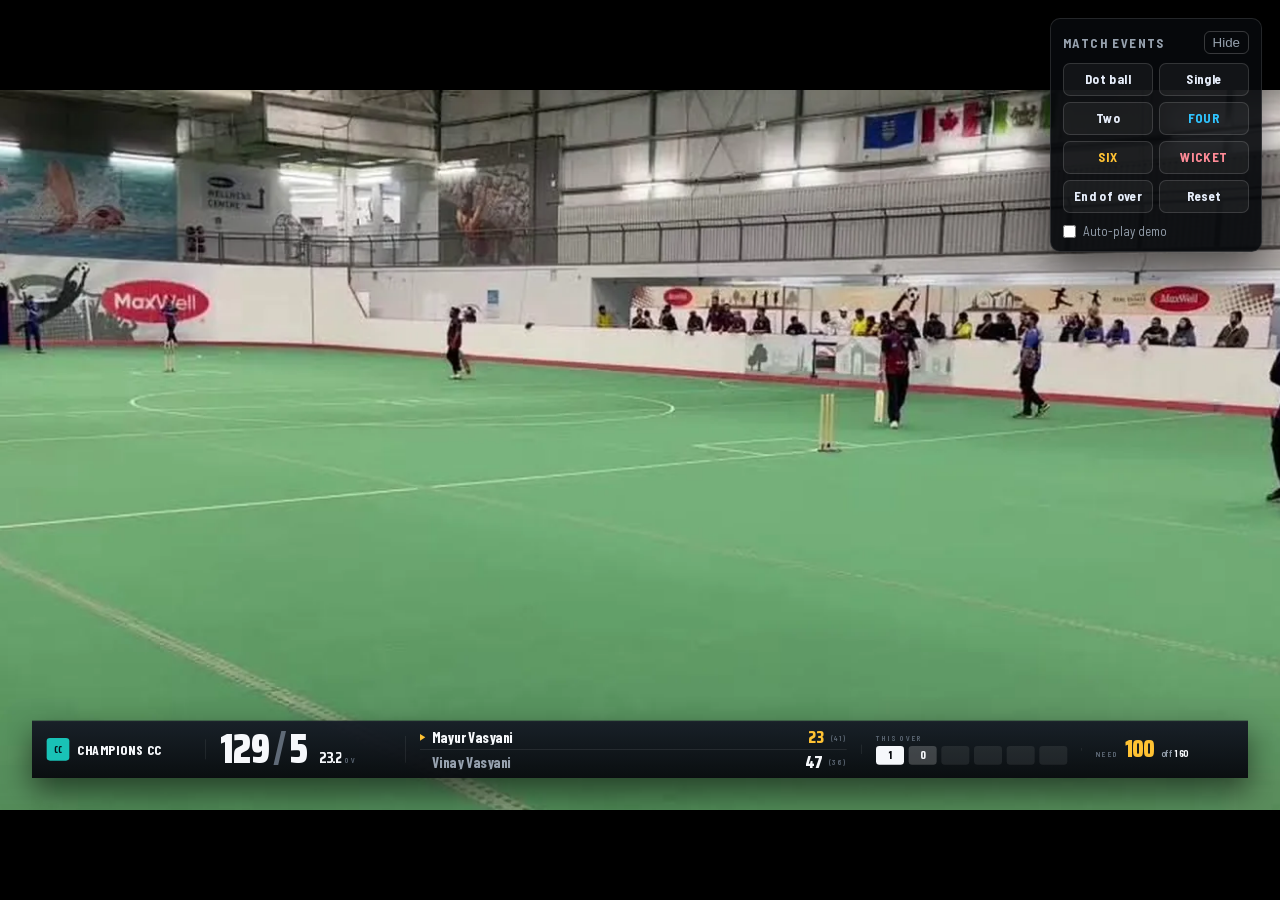
<file: ticker-option-4-replay-wall/index.html>
<!DOCTYPE html>
<html lang="en">
<head>
<meta charset="UTF-8">
<meta name="viewport" content="width=device-width, initial-scale=1.0">
<title>Replay Wall — Live Ticker</title>
<link rel="stylesheet" href="assets/fonts/fonts.css">
<link rel="stylesheet" href="css/style.css">
</head>
<body>

<div class="viewport">
  <div class="stage" id="stage">

    <!-- Two feeds. Live runs continuously; the replay feed is the same match at
         a different point, revealed only under cover of the wipe. -->
    <div class="feed live" id="feedLive">
    </div>
    <div class="feed replay" id="feedReplay">
      <span class="scanlines" aria-hidden="true"></span>
    </div>

    <!-- Replay furniture -->
    <div class="rp-badge" id="rpBadge" aria-hidden="true">
      <i></i><b>Replay</b><em id="rpKind">Six</em>
    </div>
    <div class="rp-shot" id="rpShot" aria-hidden="true">
      <span class="rp-shot-word" id="rpShotWord">SIX</span>
      <span class="rp-shot-copy">
        <b id="rpName">Mayur Vasyani</b>
        <em id="rpSub">Over long-on · 29 (42)</em>
      </span>
      <span class="rp-shot-score" id="rpScore">135/5 · 23.3</span>
    </div>

    <!-- Full-screen wipe: covers the cut between feeds -->
    <div class="wipe" id="wipe" aria-hidden="true">
      <span class="wipe-fill"></span>
      <span class="wipe-word" id="wipeWord">SIX</span>
    </div>

    <!-- Live score bar -->
    <div class="bar" id="bar">
      <div class="bar-team"><span class="bar-badge">CC</span><b id="teamName">Champions CC</b></div>
      <div class="bar-score">
        <span class="odo" id="runs"><span class="odo-v">129</span></span><span class="sl">/</span><span class="odo" id="wkts"><span class="odo-v">5</span></span>
        <span class="bar-ov"><span class="odo" id="overs"><span class="odo-v">23.2</span></span><small>ov</small></span>
      </div>
      <div class="bar-bats">
        <span class="bat" id="bat0"><i class="strike"></i><b class="bat-name">Mayur Vasyani</b><span class="odo bat-runs"><span class="odo-v">23</span></span><small class="bat-balls">41</small></span>
        <span class="bat" id="bat1"><i class="strike"></i><b class="bat-name">Vinay Vasyani</b><span class="odo bat-runs"><span class="odo-v">47</span></span><small class="bat-balls">36</small></span>
      </div>
      <div class="bar-over"><small>This over</small><span class="pills" id="pills"></span></div>
      <div class="bar-chase"><small>Need</small><b id="need">100</b><em>off <span id="left">160</span></em></div>
    </div>

  </div>
</div>

<div class="rail" id="rail">
  <div class="rail-head"><b>Match events</b><button type="button" id="railHide" title="Hide controls (H)">Hide</button></div>
  <div class="rail-grid">
    <button type="button" data-ev="dot">Dot ball</button>
    <button type="button" data-ev="run1">Single</button>
    <button type="button" data-ev="run2">Two</button>
    <button type="button" data-ev="four">FOUR</button>
    <button type="button" data-ev="six">SIX</button>
    <button type="button" data-ev="wicket">WICKET</button>
    <button type="button" data-ev="over">End of over</button>
    <button type="button" data-ev="reset">Reset</button>
  </div>
  <label class="rail-auto"><input type="checkbox" id="autoPlay"> Auto-play demo</label>
</div>
<button type="button" class="rail-show" id="railShow" title="Show controls (H)">Controls</button>

<script src="js/script.js"></script>
</body>
</html>
</file>
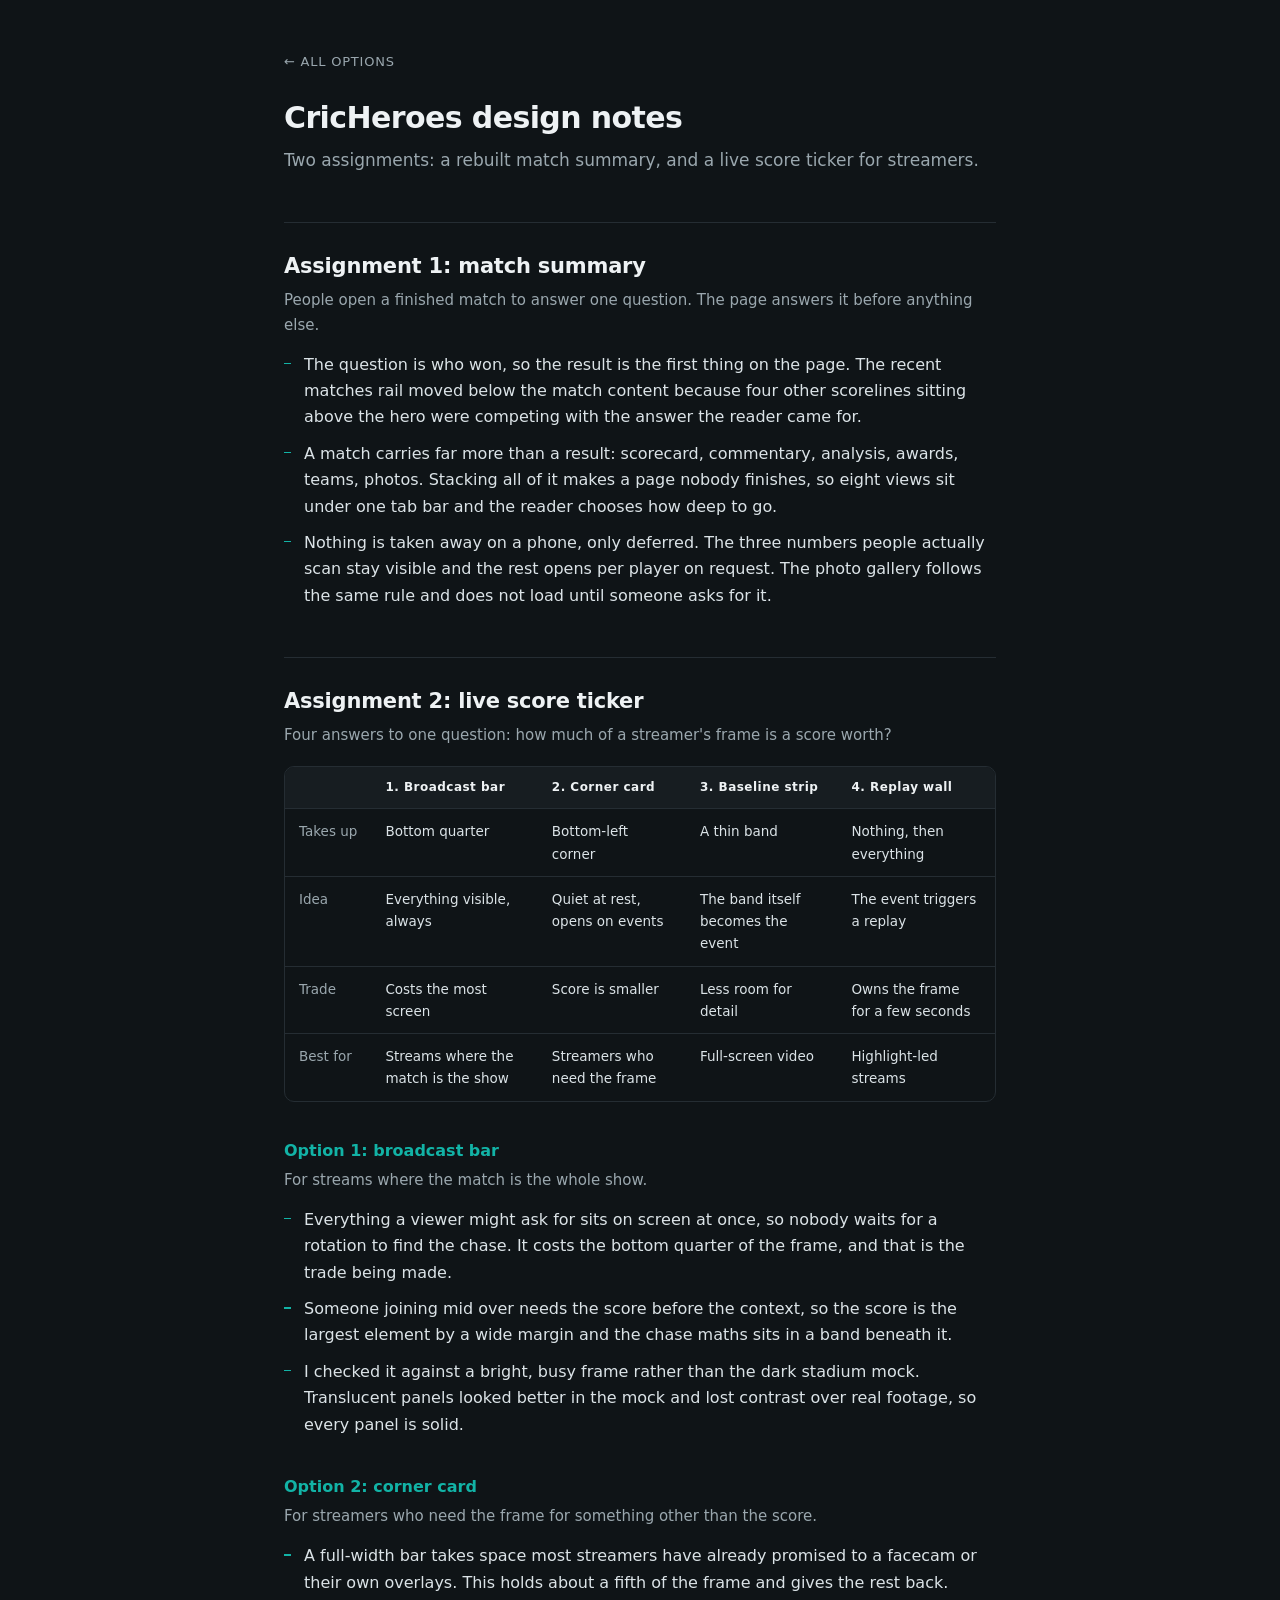
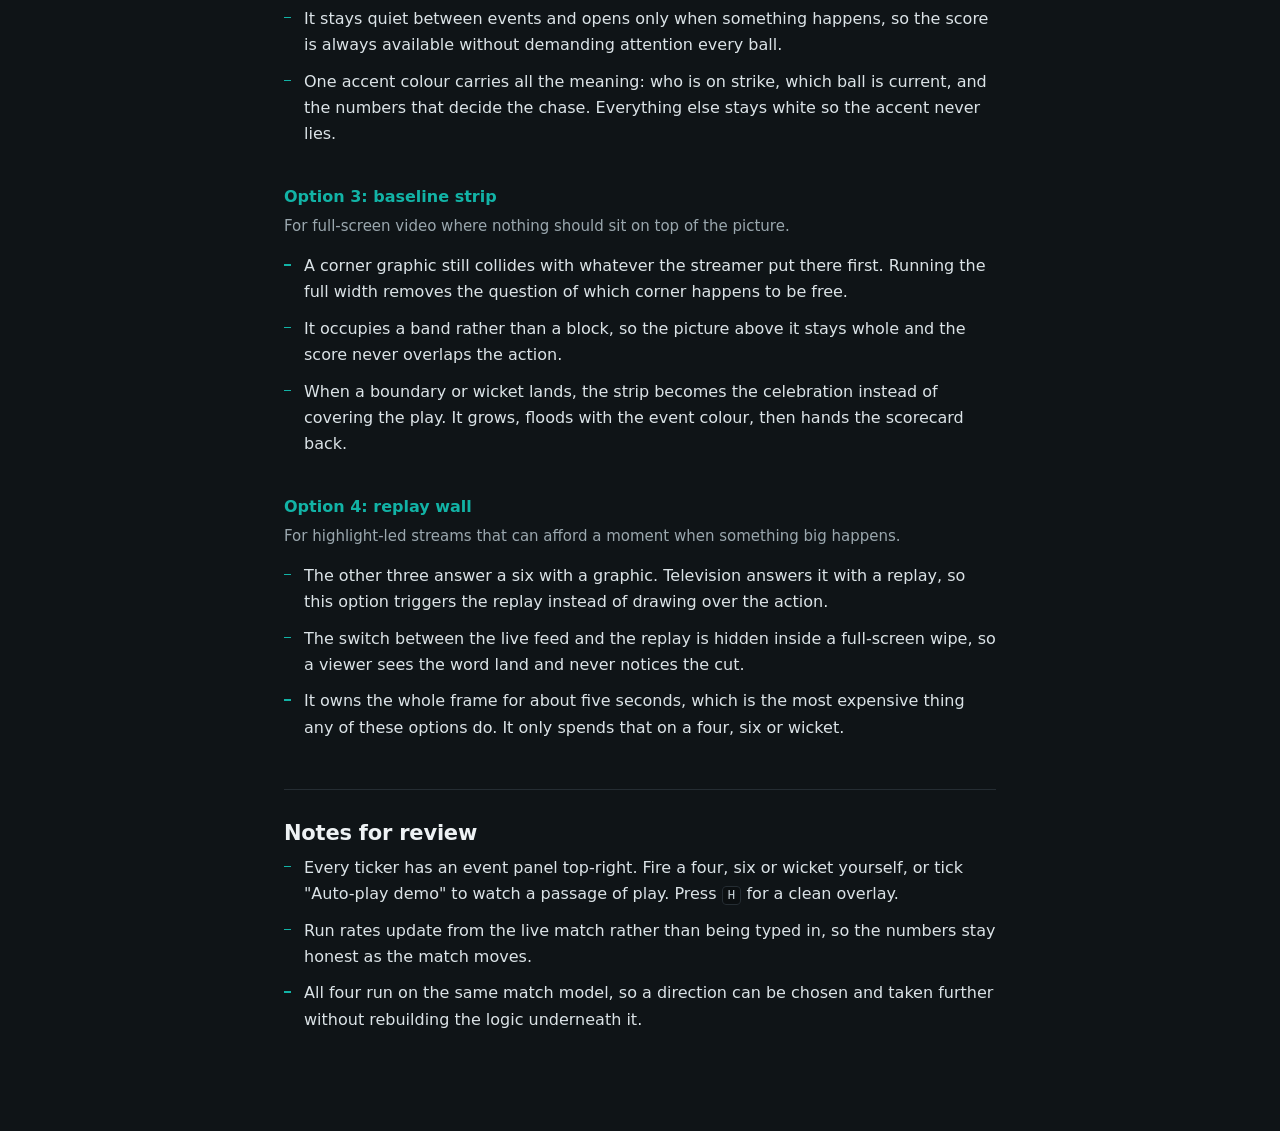
<file: explanation.html>
<!doctype html>
<html lang="en">
<head>
<meta charset="utf-8">
<meta name="viewport" content="width=device-width,initial-scale=1">
<title>CricHeroes design notes</title>
<style>
  :root{--bg:#0f1417;--card:#171d21;--line:#252d33;--ink:#eef2f4;--mute:#9aa7ae;--teal:#12b3a6}
  *{box-sizing:border-box}
  body{margin:0;background:var(--bg);color:var(--ink);
       font:16px/1.65 system-ui,-apple-system,"Segoe UI",Roboto,sans-serif}
  .wrap{max-width:760px;margin:0 auto;padding:48px 24px 80px}
  a{color:var(--teal)}
  .back{display:inline-block;font-size:13px;letter-spacing:.06em;text-transform:uppercase;
        text-decoration:none;color:var(--mute);margin-bottom:28px}
  .back:hover{color:var(--teal)}
  h1{margin:0 0 10px;font-size:30px;line-height:1.2;letter-spacing:-.02em}
  .lede{margin:0 0 40px;color:var(--mute);font-size:17px}
  h2{font-size:21px;margin:48px 0 4px;padding-top:26px;border-top:1px solid var(--line);letter-spacing:-.01em}
  h3{font-size:16px;margin:36px 0 4px;color:var(--teal)}
  .sub{margin:0 0 14px;color:var(--mute);font-size:15px}
  ul{margin:0 0 18px;padding-left:0;list-style:none}
  li{position:relative;padding-left:20px;margin-bottom:10px;color:#dbe3e7}
  li::before{content:"";position:absolute;left:0;top:11px;width:7px;height:1.5px;background:var(--teal)}
  code{background:#0b0f11;border:1px solid var(--line);border-radius:4px;padding:1px 5px;
       font:13px/1 ui-monospace,SFMono-Regular,Consolas,monospace;color:#c9d4d9}
  .table-scroll{overflow-x:auto;margin:18px 0 8px;border:1px solid var(--line);border-radius:10px}
  table{border-collapse:collapse;width:100%;min-width:680px;font-size:13.5px}
  th,td{text-align:left;padding:11px 14px;border-bottom:1px solid var(--line);vertical-align:top}
  thead th{background:var(--card);color:var(--ink);font-size:12px;letter-spacing:.04em}
  tbody th{color:var(--mute);font-weight:500;white-space:nowrap;width:1%}
  tbody tr:last-child th,tbody tr:last-child td{border-bottom:0}
  td{color:#dbe3e7}
  @media(max-width:520px){.wrap{padding:32px 18px 60px}h1{font-size:25px}}
</style>
</head>
<body>
<div class="wrap">

<a class="back" href="index.html">&larr; All options</a>

<h1>CricHeroes design notes</h1>
<p class="lede">Two assignments: a rebuilt match summary, and a live score ticker for streamers.</p>

<h2>Assignment 1: match summary</h2>
<p class="sub">People open a finished match to answer one question. The page answers it before anything else.</p>
<ul>
  <li>The question is who won, so the result is the first thing on the page. The recent matches rail moved below the match content because four other scorelines sitting above the hero were competing with the answer the reader came for.</li>
  <li>A match carries far more than a result: scorecard, commentary, analysis, awards, teams, photos. Stacking all of it makes a page nobody finishes, so eight views sit under one tab bar and the reader chooses how deep to go.</li>
  <li>Nothing is taken away on a phone, only deferred. The three numbers people actually scan stay visible and the rest opens per player on request. The photo gallery follows the same rule and does not load until someone asks for it.</li>
</ul>

<h2>Assignment 2: live score ticker</h2>
<p class="sub">Four answers to one question: how much of a streamer's frame is a score worth?</p>

<div class="table-scroll">
<table>
  <thead><tr><th></th><th>1. Broadcast bar</th><th>2. Corner card</th><th>3. Baseline strip</th><th>4. Replay wall</th></tr></thead>
  <tbody>
    <tr><th scope="row">Takes up</th><td>Bottom quarter</td><td>Bottom-left corner</td><td>A thin band</td><td>Nothing, then everything</td></tr>
    <tr><th scope="row">Idea</th><td>Everything visible, always</td><td>Quiet at rest, opens on events</td><td>The band itself becomes the event</td><td>The event triggers a replay</td></tr>
    <tr><th scope="row">Trade</th><td>Costs the most screen</td><td>Score is smaller</td><td>Less room for detail</td><td>Owns the frame for a few seconds</td></tr>
    <tr><th scope="row">Best for</th><td>Streams where the match is the show</td><td>Streamers who need the frame</td><td>Full-screen video</td><td>Highlight-led streams</td></tr>
  </tbody>
</table>
</div>

<h3>Option 1: broadcast bar</h3>
<p class="sub">For streams where the match is the whole show.</p>
<ul>
  <li>Everything a viewer might ask for sits on screen at once, so nobody waits for a rotation to find the chase. It costs the bottom quarter of the frame, and that is the trade being made.</li>
  <li>Someone joining mid over needs the score before the context, so the score is the largest element by a wide margin and the chase maths sits in a band beneath it.</li>
  <li>I checked it against a bright, busy frame rather than the dark stadium mock. Translucent panels looked better in the mock and lost contrast over real footage, so every panel is solid.</li>
</ul>

<h3>Option 2: corner card</h3>
<p class="sub">For streamers who need the frame for something other than the score.</p>
<ul>
  <li>A full-width bar takes space most streamers have already promised to a facecam or their own overlays. This holds about a fifth of the frame and gives the rest back.</li>
  <li>It stays quiet between events and opens only when something happens, so the score is always available without demanding attention every ball.</li>
  <li>One accent colour carries all the meaning: who is on strike, which ball is current, and the numbers that decide the chase. Everything else stays white so the accent never lies.</li>
</ul>

<h3>Option 3: baseline strip</h3>
<p class="sub">For full-screen video where nothing should sit on top of the picture.</p>
<ul>
  <li>A corner graphic still collides with whatever the streamer put there first. Running the full width removes the question of which corner happens to be free.</li>
  <li>It occupies a band rather than a block, so the picture above it stays whole and the score never overlaps the action.</li>
  <li>When a boundary or wicket lands, the strip becomes the celebration instead of covering the play. It grows, floods with the event colour, then hands the scorecard back.</li>
</ul>

<h3>Option 4: replay wall</h3>
<p class="sub">For highlight-led streams that can afford a moment when something big happens.</p>
<ul>
  <li>The other three answer a six with a graphic. Television answers it with a replay, so this option triggers the replay instead of drawing over the action.</li>
  <li>The switch between the live feed and the replay is hidden inside a full-screen wipe, so a viewer sees the word land and never notices the cut.</li>
  <li>It owns the whole frame for about five seconds, which is the most expensive thing any of these options do. It only spends that on a four, six or wicket.</li>
</ul>

<h2>Notes for review</h2>
<ul>
  <li>Every ticker has an event panel top-right. Fire a four, six or wicket yourself, or tick "Auto-play demo" to watch a passage of play. Press <code>H</code> for a clean overlay.</li>
  <li>Run rates update from the live match rather than being typed in, so the numbers stay honest as the match moves.</li>
  <li>All four run on the same match model, so a direction can be chosen and taken further without rebuilding the logic underneath it.</li>
</ul>

</div>
</body>
</html>
</file>
<file: scorecard-option-1/assets/fonts/material-symbols.css>
/* Material Symbols Rounded, subset to the 34 icons this page uses (9.8 KB
   instead of the 894 KB full set). Self-hosted so the page needs no network. */
@font-face {
  font-family: 'Material Symbols Rounded';
  font-style: normal;
  font-weight: 400;
  src: url("material-symbols.woff2") format('woff2');
}
.material-symbols-rounded {
  font-family: 'Material Symbols Rounded';
  font-weight: normal;
  font-style: normal;
  font-size: 24px;
  line-height: 1;
  letter-spacing: normal;
  text-transform: none;
  display: inline-block;
  white-space: nowrap;
  word-wrap: normal;
  direction: ltr;
  -webkit-font-feature-settings: 'liga';
  -webkit-font-smoothing: antialiased;
}
</file>
<file: scorecard-option-1/css/mobile.css>
/* App shell: existing CricHeroes red, teal and charcoal, Ubuntu UI / Barlow scores.
   Mobile hierarchy: match > result > selected section, with persistent thumb navigation. */
.mobile-dock, .mobile-stream-toggle, .mobile-context, .mobile-stat-toggle, .mobile-stat-row { display: none; }
.mobile-menu { border: 0; border-radius: 22px 22px 0 0; padding: 20px 20px max(24px, env(safe-area-inset-bottom)); color: var(--ink); width: min(100%, 600px); max-width: 100%; margin: auto auto 0; }
.mobile-menu::backdrop { background: rgb(15 30 25 / 45%); }
.mobile-menu header { display: flex; align-items: center; justify-content: space-between; margin-bottom: 12px; }
.mobile-menu h2 { margin: 0; font-size: 20px; }
.mobile-menu-grid { display: grid; grid-template-columns: 1fr 1fr; gap: 8px; }
.mobile-menu-grid button { border: 1px solid var(--line); background: #f5f8f6; border-radius: 10px; padding: 14px; display: flex; gap: 10px; align-items: center; text-align: left; color: var(--ink); min-height: 52px; }
.mobile-menu-grid button[aria-current] { background: var(--teal-pale); color: #106e69; border-color: var(--teal); }
button, a { -webkit-tap-highlight-color: transparent; }
button:focus-visible, a:focus-visible, .table-scroll:focus-visible { outline: 2px solid var(--teal); outline-offset: 3px; }
@media (max-width: 767px) {
  html { scroll-padding-top: 76px; }
  body { background: #f1f5f3; padding-top: calc(60px + env(safe-area-inset-top)); }
  .topbar { position: fixed; inset: 0 0 auto; z-index: 40; width: 100%; height: calc(60px + env(safe-area-inset-top)); padding: env(safe-area-inset-top) 16px 0; gap: 12px; }
  .topbar .brand img { width: 134px; max-height: 42px; object-fit: contain; }
  .global-nav, .global-actions { display: none; }
  .mobile-context { display: block; margin-left: auto; color: var(--muted); font-size: 12px; }
  .share-match.icon { display: grid; place-items: center; width: 44px; height: 44px; margin: 0; padding: 0; border: 0; background: #f1f6f4; border-radius: 50%; color: var(--teal); }
  .share-match .share-label { display: none; }
  .page { display: flex; flex-direction: column; padding: 16px 12px calc(92px + env(safe-area-inset-bottom)); }
  .page > * { min-width: 0; }
  .page > [hidden] { display: none; }
  .page > .title { order: -3; margin: 0 4px 14px; }
  .title-head { align-items: flex-start; gap: 10px; }
  h1 { font-size: 21px; line-height: 1.25; letter-spacing: -.4px; }
  h1 .title-status { display: block; margin-top: 7px; font-size: 11px; letter-spacing: 0; }
  .venue { gap: 5px 10px; font-size: 12px; margin-top: 8px; }
  .venue .venue-separator { display: none; }
  .venue .with-icon { flex-basis: 100%; }
  .venue-detail { font-size: 11px; }
  .above-fold { order: -2; grid-template-columns: minmax(0, 1fr); gap: 10px; }
  .result-card { box-shadow: none; border-radius: 16px; }
  .result-card .result-line { padding: 12px 10px; font-size: 13px; }
  .result-line .with-icon { gap: 7px; }
  .result-card .result-line .material-symbols-rounded { font-size: 19px; flex: 0 0 auto; }
  .result-card .team { padding: 18px 16px; min-width: 0; }
  .result-card .team-name { font-size: 15px; line-height: 1.3; min-height: 39px; max-width: 135px; }
  .result-card .away .team-name { margin-left: auto; }
  .result-card .total { font-size: 42px; letter-spacing: -.6px; }
  .result-card .overs { font-size: 12px; margin-top: 7px; }
  .result-card .versus { width: 26px; height: 26px; font-size: 10px; }
  .dark-pom { padding: 12px 14px; grid-template-columns: 24px minmax(0,1fr); gap: 4px 8px; }
  .dark-pom .pom-label { font-size: 11px; }
  .dark-pom .pom-player { font-size: 15px; }
  .dark-pom p { grid-column: 2; grid-row: 2; font-size: 12px; }
  .result-card .result-meta { grid-template-columns: 1fr; }
  .result-card .result-meta > div { padding: 8px 14px; border-right: 0; }
  .result-card .result-meta > div + div { border-top: 1px solid rgb(255 255 255 / 8%); }
  .result-card .result-meta .with-icon { grid-template-columns: 24px minmax(0,1fr); gap: 8px; width: 100%; }
  .result-card .result-meta .material-symbols-rounded { font-size: 18px; }
  .result-card .result-meta .meta-copy { display: flex; flex-wrap: wrap; justify-content: space-between; gap: 2px 8px; font-size: 11px; white-space: normal; }
  .result-card .result-meta .meta-sub { font-size: 11px; font-weight: 400; margin: 0; }
  .stream-card { border-radius: 12px; height: auto; }
  .mobile-stream-toggle { display: flex; align-items: center; gap: 9px; border: 0; color: var(--ink); background: #fff; padding: 12px 14px; width: 100%; min-height: 48px; font-weight: 700; text-align: left; }
  .mobile-stream-toggle .material-symbols-rounded:first-child { color: var(--red); }
  .mobile-stream-toggle .material-symbols-rounded:last-child { margin-left: auto; }
  .stream-card:not(.mobile-expanded) .stream-frame, .stream-card:not(.mobile-expanded) .stream-copy { display: none; }
  .stream-frame { flex: none; aspect-ratio: 16 / 9; }
  .stream-copy { padding: 12px; }
  .match-nav { display: none; }
  .recent-matches { order: 10; margin: 24px 0 0; padding: 0; overflow: visible; }
  .recent-track {
    display: grid;
    grid-template-columns: 1fr;
    gap: 12px;
    overflow: visible;
    padding: 0;
    scroll-snap-type: none;
  }
  .recent-card {
    width: 100%;
    min-width: 0;
    flex-basis: auto;
    scroll-snap-align: none;
    box-shadow: none;
  }
  .recent-links a { min-height: 44px; display: inline-flex; align-items: center; }
  .summary-rich, .commentary-panel, .analysis-panel, .heroes-panel, .gallery-panel, .extra-grid { margin-top: 14px; }
  .summary-rich .card { box-shadow: none; }
  .card-head, .summary-rich .card-head, .commentary-section-head, .analysis-head, .heroes-head, .mvp-head, .gallery-head { height: auto; min-height: 56px; padding: 12px 14px !important; gap: 8px; flex-wrap: wrap; }
  .card-head h2, .summary-rich .card-head h2, .commentary-section-head h2, .analysis-head h2, .heroes-head h2, .mvp-head h2, .gallery-head h2 { font-size: 18px; }
  .summary-lower, .analysis-board, .analysis-bottom, .partnership-columns, .extra-grid { grid-template-columns: minmax(0,1fr); }
  .leader-copy span, .leader-stat span { font-size: 12px; }
  .leader-row { min-height: 58px; }
  .leader-copy b { font-size: 14px; }
  .scorecard-toolbar, .analysis-toolbar, .commentary-head { align-items: stretch; flex-direction: column; gap: 10px; }
  .scorecard-toolbar { margin-top: 14px; }
  .analysis-toolbar, .commentary-head { padding: 12px; }
  .scorecard-team-tabs, .innings-switch, .analysis-tabs, .commentary-filters { flex-wrap: nowrap; overflow-x: auto; max-width: 100%; }
  .scorecard-team-tabs button, .innings-switch button { flex: 1; white-space: normal; }
  .scorecard-team-tabs button, .innings-switch button, .analysis-tabs button, .commentary-filters button { min-height: 44px; flex-shrink: 0; }
  .scorecard-download, .analysis-download, .mvp-export { min-height: 44px; justify-content: center; }
  .scorecards.scorecard-panel .table-scroll table { min-width: 590px; }
  .table-scroll { overscroll-behavior-x: contain; }
  .table-scroll th, .table-scroll td { padding: 12px 9px; }
  .scorecard-panel th:first-child, .scorecard-panel td:first-child { position: sticky; left: 0; z-index: 1; background: #fff; min-width: 132px; max-width: 150px; box-shadow: 2px 0 0 #e5ebe8; }
  .scorecard-panel th:first-child { background: #fafcfc; }
  .scorecard-panel .out { font-size: 11px; white-space: normal; }
  .scroll-hint { margin: 0; padding: 7px 14px; color: var(--muted); font-size: 11px; background: #f7faf9; }
  .commentary-separator { display: none; }
  .over-deliveries, .over-cluster-detail, .over-summary-detail { grid-template-columns: minmax(0,1fr); }
  .over-cluster { padding: 0 12px 14px; }
  .over-cluster-bowler { text-align: left; }
  .over-cluster-head { flex-wrap: wrap; }
  .delivery-line:nth-child(odd) { border-right: 0; }
  .delivery-line:nth-last-child(2):nth-child(odd) { border-bottom: 1px solid #e8edeb; }
  .analysis-actions { flex-wrap: wrap; justify-content: space-between; }
  .team-radio span { min-height: 44px; display: flex; align-items: center; }
  .team-radio input:focus-visible + span { outline: 2px solid var(--teal); }
  .analysis-chart { padding: 14px 12px; min-height: 0; overflow-x: auto; }
  .manhattan-pillars { grid-template-columns: repeat(7, minmax(0,1fr)); gap: 5px; padding-left: 0; padding-right: 0; }
  .pillar-cluster { gap: 2px; }
  .pillar { font-size: 10px; }
  .wickets-layout { grid-template-columns: minmax(0,1fr); gap: 20px; padding: 12px 0; }
  .shot-controls { align-items: stretch; flex-direction: column; }
  .shot-filters { grid-template-columns: repeat(2,minmax(0,1fr)); }
  .shot-filter select { font-size: 16px; min-height: 44px; }
  .analysis-keyline { grid-template-columns: repeat(2,minmax(0,1fr)); }
  .mvp-podium { padding: 12px; gap: 10px; }
  .mvp-list { padding: 0 12px 12px; overflow: visible; }
  .mvp-list-head { display: none; }
  .mvp-list-row { min-width: 0; grid-template-columns: 22px repeat(3,minmax(0,1fr)) 48px; gap: 6px; padding: 12px 0; }
  .mvp-list-rank { grid-column: 1; grid-row: 1; }
  .mvp-list-player { grid-column: 2 / 5; grid-row: 1; }
  .mvp-list-total { grid-column: 5; grid-row: 1; }
  .mvp-list-row > span:nth-child(3) { grid-column: 2; }
  .mvp-list-row > span:nth-child(4) { grid-column: 3; }
  .mvp-list-row > span:nth-child(5) { grid-column: 4; }
  .mvp-list-row > span:nth-child(n+3):nth-child(-n+5) { text-align: left; font-size: 13px; }
  .mvp-list-row > span:nth-child(n+3):nth-child(-n+5)::before { content: attr(data-stat); display: block; font: 400 10px/1.6 Ubuntu, sans-serif; color: var(--muted); }
  .mvp-list-player .player-profile { font-size: 14px; }
  .mvp-list-player small { font-size: 11px; }
  .mvp-list-player .player-profile, .squad-player-copy .player-profile { min-height: 32px; }
  #teams .squad-wrap, #teams .squad ul { grid-template-columns: minmax(0,1fr); }
  #teams .squad h3 { padding: 14px 12px; gap: 8px; }
  .squad-title { font-size: 15px; }
  .gallery-lightbox button { width: 44px; height: 44px; }
  .mobile-dock { position: fixed; z-index: 25; bottom: 0; left: 0; right: 0; display: grid; grid-template-columns: repeat(4,minmax(0,1fr)); padding: 5px 8px calc(5px + env(safe-area-inset-bottom)); border-top: 1px solid #dce5e2; background: #fff; box-shadow: 0 -4px 18px rgb(20 40 30 / 5%); }
  .mobile-dock button { display: flex; flex-direction: column; align-items: center; justify-content: center; gap: 4px; border: 0; border-radius: 10px; background: transparent; color: #67756e; font-size: 10px; font-weight: 700; min-height: 54px; padding: 5px 2px; }
  .mobile-dock button[aria-current] { color: #10746e; background: #e8f7f3; }
  .mobile-dock .material-symbols-rounded { font-size: 23px; }
  .toast { bottom: calc(80px + env(safe-area-inset-bottom)); max-width: calc(100% - 24px); width: max-content; }
}
@media (prefers-reduced-motion: reduce) {
  html { scroll-behavior: auto; }
  *, *::before, *::after { transition: none !important; animation: none !important; }
}

/* Phone scorecards fit the viewport; every secondary statistic remains available. */
@media (max-width: 767px) {
  .scorecards.scorecard-panel .table-scroll table.mobile-fit-table { min-width: 0; width: 100%; table-layout: fixed; }
  .mobile-fit-table .mobile-extra-stat { display: none; }
  .scorecard-panel .mobile-fit-table th:first-child,
  .scorecard-panel .mobile-fit-table td:first-child { position: static; min-width: 0; max-width: none; width: 48%; box-shadow: none; white-space: normal; overflow-wrap: anywhere; }
  .scorecard-panel .mobile-fit-table[data-mobile-columns="5"] th:first-child,
  .scorecard-panel .mobile-fit-table[data-mobile-columns="5"] td:first-child { width: 43%; }
  .scorecard-panel .mobile-fit-table th { font-size: 11px; letter-spacing: 0; padding: 10px 6px; }
  .scorecard-panel .mobile-fit-table td { padding: 10px 6px; vertical-align: top; }
  .scorecard-panel .mobile-fit-table tbody td:not(:first-child) { font-size: 13px; }
  .scorecard-panel .mobile-fit-table th:first-child,
  .scorecard-panel .mobile-fit-table td:first-child { padding-left: 12px; }
  .scorecard-panel .mobile-fit-table th:last-child,
  .scorecard-panel .mobile-fit-table td:last-child { padding-right: 10px; }
  .mobile-fit-table .player-profile { font-size: 13px; line-height: 1.4; text-align: left; }
  .mobile-stat-toggle { display: flex; align-items: center; gap: 3px; min-height: 44px; margin-bottom: -8px; padding: 4px 0; border: 0; background: transparent; color: #10746e; font-size: 11px; font-weight: 700; }
  .mobile-stat-toggle .material-symbols-rounded { font-size: 16px; }
  .mobile-stat-row:not([hidden]) { display: table-row; }
  .scorecard-panel .mobile-fit-table .mobile-stat-row td { background: #f0f7f4; padding: 12px; }
  .mobile-stat-grid { display: grid; grid-template-columns: repeat(3,minmax(0,1fr)); gap: 12px; margin: 0; text-align: left; }
  .mobile-stat-grid dt { color: var(--muted); font: 400 11px/1.4 Ubuntu,sans-serif; }
  .mobile-stat-grid dd { margin: 3px 0 0; color: var(--ink); font: 700 16px/1 Barlow,sans-serif; }
  .mobile-fit-table .total-row td { white-space: normal; }
}
@media (max-width: 767px) {
  .analysis-tabs, .commentary-filters { display: grid; grid-template-columns: repeat(3,minmax(0,1fr)); overflow: visible; }
  .analysis-tabs button, .commentary-filters button { white-space: normal; justify-content: center; font-size: 11px; padding: 7px 4px; }
  .hero-metrics { grid-template-columns: repeat(3,minmax(0,1fr)); }
}
@media (max-width: 767px) {
  .partnership-player strong { white-space: normal; overflow: visible; overflow-wrap: anywhere; }
}

/* Main site navigation lives in a drawer on phones. */
.mobile-site-toggle { display: none; }
.mobile-site-menu { margin: 0; padding: max(16px, env(safe-area-inset-top)) 20px max(20px, env(safe-area-inset-bottom)); border: 0; width: min(360px, 90vw); max-width: 100%; height: 100dvh; max-height: 100dvh; color: var(--ink); background: #fff; }
.mobile-site-menu::backdrop { background: rgb(15 30 25 / 45%); }
.mobile-site-menu > header { display: flex; align-items: center; justify-content: space-between; padding-bottom: 20px; border-bottom: 1px solid var(--line); }
.mobile-site-menu h2 { font-size: 22px; margin: 0; line-height: 0; }
.mobile-site-menu h2 img { display: block; width: 134px; height: auto; }
.mobile-site-menu .icon { width: 44px; height: 44px; }
.mobile-site-menu .global-nav { display: flex; flex-direction: column; align-items: stretch; gap: 0; margin: 12px 0; }
.mobile-site-menu .global-nav a { min-height: 52px; justify-content: space-between; border-bottom: 1px solid #edf2ef; font-size: 17px; }
.mobile-site-menu .global-actions { display: grid; grid-template-columns: 1fr 1fr; gap: 12px; margin: 0; }
.mobile-site-menu .global-actions a:not(.app-link) { display: flex; grid-column: 1 / -1; min-height: 44px; font-size: 16px; }
.mobile-site-menu .global-actions .app-link { min-width: 0; width: 100%; height: 48px; grid-auto-flow: column; justify-content: center; align-items: center; gap: 8px; padding: 0 6px; background-image: none; border: 1px solid var(--line); border-radius: 6px; }
.mobile-site-menu .global-actions .app-link::before { content: ''; width: 17px; height: 17px; background-position: center; background-repeat: no-repeat; background-size: contain; }
.mobile-site-menu .app-link[aria-label="Play Store"]::before { background-image: url('../assets/icons/googleplay.svg'); }
.mobile-site-menu .app-link[aria-label="Apple App Store"]::before { background-image: url('../assets/icons/appstore.svg'); }
.mobile-site-menu .app-link::after { font-size: 15px; font-weight: 700; line-height: 1; color: #10746e; }
.mobile-site-menu .app-link[aria-label="Play Store"]::after { content: 'Play Store'; }
.mobile-site-menu .app-link[aria-label="Apple App Store"]::after { content: 'App Store'; }
.mobile-site-menu .sign-in, .mobile-site-menu .search { min-height: 48px; }
.mobile-site-menu .search { display: flex; justify-content: center; gap: 8px; border: 1px solid var(--line); border-radius: 6px; }
.mobile-site-menu .search::after { content: 'Search'; font-size: 14px; }
@media (max-width: 767px) {
  .mobile-site-toggle { display: grid; width: 44px; height: 44px; flex: 0 0 44px; border: 0; background: transparent; }
  .topbar { gap: 8px; padding-left: 8px; padding-right: 12px; }
  .mobile-context { display: none; }
}
@media (max-width: 767px) {
  .topbar { justify-content: flex-start; padding-left: max(4px, env(safe-area-inset-left)); gap: 4px; }
  .topbar .mobile-site-toggle { order: -1; margin: 0; padding: 0; }
  .topbar .brand { margin: 0; }
}
@media (max-width: 767px) {
  .topbar .brand { position: absolute; left: 50%; transform: translateX(-50%); margin: 0; }
}
@media (max-width: 767px) {
  .topbar .mobile-site-toggle.icon { position: absolute; left: max(4px, env(safe-area-inset-left)); margin: 0; }
}
</file>
<file: scorecard-option-1/css/spacing.css>
/* Consistent space between primary numbers, captions and adjacent rows. */
.leader-stat b { line-height: 1.2; }
.leader-copy b { line-height: 1.4; }
.leader-copy span, .leader-stat span { margin-top: 7px; line-height: 1.45; }
.leader-row { padding-top: 13px; padding-bottom: 13px; column-gap: 12px; }
.performance-caption, .official > span:not(.official-avatar) > span,
.match-detail-item span, .commentary-copy small, .delivery-copy small,
.over-summary-top span, .analysis-score small, .partnership-player small,
.partnership-total small, .hero-person span:last-child, .hero-metric span,
.mvp-team, .mvp-breakdown small, .mvp-list-player small,
.timeline-event > span:not(.material-symbols-rounded), .squad-score { margin-top: 6px; line-height: 1.45; }
.analysis-keyline b { margin-top: 8px; line-height: 1.3; }
.hero-metric, .mvp-breakdown span { padding-top: 12px; padding-bottom: 12px; }
.hero-metric b, .mvp-breakdown b { line-height: 1.2; }
.timeline-event b { margin-top: 6px; line-height: 1.4; }
.result-card .overs { line-height: 1.5; }
.result-card .overs > span:not(:last-child)::after { content: ' · '; }
.dark-pom .pom-player { margin-top: 6px; line-height: 1.35; }
.result-card .result-meta .meta-sub { margin-top: 5px; line-height: 1.4; }
.scorecard-panel .out { margin-top: 6px; line-height: 1.5; }
@media (max-width: 767px) {
  .timeline-event .material-symbols-rounded { top: 9px; }
  .result-card .team-scores {
    grid-template-columns: minmax(0,1fr) minmax(0,1fr);
    align-items: stretch;
  }
  .result-card .team {
    display: grid;
    grid-template-rows: 44px auto 54px;
    align-content: center;
    justify-items: start;
    row-gap: 8px;
    min-height: 164px;
    padding: 20px 16px;
    text-align: left;
  }
  .result-card .team.away {
    justify-items: end;
    text-align: right;
  }
  .result-card .team-name {
    display: flex;
    align-items: flex-end;
    min-height: 44px;
    max-width: 100%;
    margin: 0;
    line-height: 1.28;
  }
  .result-card .away .team-name {
    justify-content: flex-end;
    text-align: right;
  }
  .result-card .total {
    align-self: end;
    justify-self: start;
    line-height: .9;
  }
  .result-card .away .total {
    justify-self: end;
  }
  .result-card .overs {
    align-self: start;
    margin-top: 0;
    display: grid;
    gap: 1px;
    min-height: 54px;
    font-size: 12px;
    line-height: 1.35;
  }
  .result-card .overs > span:not(:last-child)::after { content: none; }
  .result-card .away .overs {
    justify-self: end;
    text-align: right;
  }
  .result-card .versus {
    z-index: 2;
  }
  .card-head,
  .summary-rich .card-head,
  .commentary-section-head,
  .analysis-head,
  .heroes-head,
  .mvp-head,
  .gallery-head {
    align-items: center;
  }
  .card-head .sub,
  .summary-rich .card-head .sub {
    line-height: 1.35;
    text-align: right;
  }
  .leader-copy,
  .leader-stat {
    min-width: 0;
  }
  .leader-stat {
    text-align: right;
  }
  .leader-row {
    align-items: center;
  }
  .leader-row { padding-top: 13px; padding-bottom: 13px; }
  .leader-copy span, .leader-stat span { margin-top: 6px; line-height: 1.45; }
  .dark-pom { row-gap: 7px; }
  .result-card .result-meta > div {
    display: block;
    align-items: center;
    min-height: 48px;
    padding-top: 0;
    padding-bottom: 0;
  }
  .result-card .result-meta > div > b {
    display: contents;
  }
  .result-card .result-meta .with-icon {
    display: grid;
    grid-template-columns: 24px minmax(0,1fr);
    align-items: center;
    min-width: 0;
    width: 100%;
    min-height: 48px;
    gap: 8px;
    line-height: 1.2;
    white-space: nowrap;
  }
  .result-card .result-meta .meta-copy {
    display: flex;
    align-items: center;
    justify-content: flex-start;
    gap: 8px;
    color: #d2dcda;
    font-family: Ubuntu, Arial, sans-serif;
    font-size: 13px;
    font-weight: 700;
    line-height: 1;
    min-width: 0;
    white-space: nowrap;
  }
  .result-card .result-meta .meta-sub {
    color: #d2dcda;
    font-family: Ubuntu, Arial, sans-serif;
    font-size: 13px;
    font-weight: 700;
    line-height: 1;
    margin-top: 0;
    text-align: left;
    white-space: nowrap;
  }
  .mobile-stat-grid dd { margin-top: 7px; line-height: 1.25; }
  .mvp-list-row { row-gap: 12px; padding-top: 16px; padding-bottom: 16px; }
  .mvp-list-row > span:nth-child(n+3):nth-child(-n+5)::before { margin-bottom: 5px; }
  .mvp-star,
  .mvp-list-row,
  .squad li,
  .recent-team,
  .detail,
  .analysis-list li,
  .unavailable {
    align-items: center;
  }
  .mvp-breakdown,
  .mobile-stat-grid,
  .hero-metrics {
    align-items: stretch;
  }
  .mvp-breakdown span,
  .mobile-stat-grid dd,
  .hero-metric {
    text-align: center;
  }
  .recent-team {
    grid-template-columns: 30px minmax(0,1fr) auto;
    gap: 10px;
    min-height: 42px;
  }
  .recent-card-top,
  .recent-result,
  .recent-links {
    padding-left: 14px;
    padding-right: 14px;
  }
  .scorecard-panel .mobile-fit-table th,
  .scorecard-panel .mobile-fit-table td {
    vertical-align: middle;
  }
  .scorecard-panel .mobile-fit-table td:first-child {
    vertical-align: top;
  }
  .mobile-fit-table .player-profile,
  .chips .player-profile,
  .mvp-list-player .player-profile,
  .squad-player-copy .player-profile,
  .leader-copy b,
  .partnership-player strong {
    color: var(--teal);
    font: 700 14px/1.3 var(--font-ui);
  }
  h1 .title-status,
  .venue-detail,
  .dark-pom .pom-label,
  .scorecard-panel .out,
  .scroll-hint,
  .mobile-stat-toggle,
  .mobile-stat-grid dt,
  .mvp-list-player small,
  .analysis-tabs button,
  .commentary-filters button,
  .scorecard-panel .mobile-fit-table th {
    font-size: 12px;
  }
  .leader-copy span,
  .leader-stat span {
    font-size: 13px;
  }
  .mobile-dock button {
    font-size: 13px;
  }
  .result-card .team {
    padding-left: 12px;
    padding-right: 12px;
  }
  .result-card .versus {
    font-size: 12px;
  }
  .analysis-over-head,
  .analysis-score {
    font-size: 12px;
  }
  .analysis-line-chart {
    height: 268px;
  }
  .analysis-line-chart text {
    font-size: 22px;
    font-weight: 600;
  }
  .analysis-line-chart text[style*="font-weight"] {
    font-size: 24px;
    font-weight: 700;
    paint-order: stroke;
    stroke: #fff;
    stroke-linejoin: round;
    stroke-width: 3px;
  }
  .partnership-key,
  .partnership-team-head span,
  .analysis-score small,
  .mvp-breakdown small,
  .squad-player-tag,
  #teams .role,
  .gallery-caption span {
    font-size: 12px;
  }
  .partnership-item::before {
    font-size: 11px;
  }
  .partnership-player small,
  .partnership-total small {
    font-size: 13px;
    line-height: 1.35;
  }
  .partnership-total {
    font-size: 16px;
    line-height: 1.25;
  }
  .partnership-split {
    height: 7px;
    margin-top: 10px;
  }
  .shot-filter select {
    font-size: 14px;
    min-height: 48px;
    padding-left: 12px;
    padding-right: 36px;
  }
  .shot-filters {
    gap: 12px;
  }
  .shot-filter {
    gap: 7px;
    font-size: 16px;
  }
  .analysis-tabs button,
  .commentary-filters button,
  .scorecard-team-tabs button,
  .innings-switch button,
  .team-radio span,
  .mobile-dock button,
  .mobile-menu-grid button {
    font-size: 13px;
    line-height: 1.2;
  }
  .shot-filter select[hidden] {
    display: none;
  }
  .shot-picker {
    position: relative;
    min-width: 0;
  }
  .shot-picker summary {
    display: flex;
    align-items: center;
    justify-content: space-between;
    min-height: 48px;
    padding: 0 12px;
    border: 1px solid var(--line);
    border-radius: 8px;
    background: #f7f9f8;
    color: var(--ink);
    cursor: pointer;
    font: 600 14px/1.2 var(--font-ui);
    list-style: none;
  }
  .shot-picker summary::-webkit-details-marker { display: none; }
  .shot-picker summary::after {
    content: 'expand_more';
    margin-left: 8px;
    color: var(--ink);
    font-family: 'Material Symbols Rounded';
    font-size: 24px;
    line-height: 1;
    font-variation-settings: 'FILL' 0, 'wght' 400, 'GRAD' 0, 'opsz' 24;
  }
  .shot-picker[open] summary {
    border-color: var(--teal);
    box-shadow: 0 0 0 2px rgb(24 149 143 / 18%);
  }
  .shot-picker[open] summary::after { transform: rotate(180deg); }
  .shot-picker-options {
    position: absolute;
    z-index: 10;
    top: calc(100% + 6px);
    left: 0;
    right: 0;
    max-height: 220px;
    overflow-y: auto;
    padding: 5px;
    border: 1px solid var(--line);
    border-radius: 8px;
    background: #fff;
    box-shadow: 0 10px 24px rgb(20 40 30 / 16%);
  }
  .shot-picker-options button {
    display: block;
    width: 100%;
    min-height: 40px;
    padding: 8px 10px;
    border: 0;
    border-radius: 5px;
    background: transparent;
    color: var(--ink);
    font: 600 14px/1.25 var(--font-ui);
    text-align: left;
  }
  .shot-picker-options button.selected,
  .shot-picker-options button:hover {
    background: var(--teal-pale);
    color: #10746e;
  }
  .shot-picker.is-disabled summary {
    color: #94a09c;
    background: #f1f4f3;
    cursor: not-allowed;
  }
  .shot-picker.is-disabled summary::after { display: none; }
  .shot-picker.is-disabled .shot-picker-options { display: none; }
}

/* ---------------------------------------------------------------------------
   Responsive corrections
   Fixes found while testing 320-1440px: the main navigation used to disappear
   between the phone drawer (767px) and the desktop bar (1180px); the result
   meta strip could not shrink; the dock labels collided on 320px screens.
   --------------------------------------------------------------------------- */

/* The drawer trigger now covers the whole range where .global-nav is hidden,
   so the site navigation is reachable on tablets and narrow desktop windows. */
@media (max-width: 1180px) {
  .mobile-site-toggle {
    display: grid;
    place-items: center;
    width: 44px;
    height: 44px;
    flex: 0 0 44px;
    border: 0;
    background: transparent;
    color: var(--charcoal);
  }
}

/* Between the phone layout and the full desktop bar the hero meta strip keeps
   its three columns but is allowed to wrap, instead of overlapping and
   clipping the closing time. */
@media (min-width: 768px) and (max-width: 1180px) {
  .result-card .result-meta .meta-copy,
  .result-card .result-meta b,
  .result-card .result-meta > div > span {
    white-space: normal;
  }
  .result-card .result-meta > div {
    align-items: center;
  }
}

/* Smallest phones: keep the four dock labels inside their own buttons. */
@media (max-width: 360px) {
  .mobile-dock button,
  .mobile-dock button span:not(.material-symbols-rounded) {
    font-size: 10px;
    letter-spacing: -.1px;
  }
  .mobile-dock button span:not(.material-symbols-rounded) {
    max-width: 100%;
    overflow: hidden;
    text-overflow: ellipsis;
    white-space: nowrap;
  }
}

/* ---------------------------------------------------------------------------
   Pressed states
   Hover lifts a control and tints it teal; pressing settles it back down and
   deepens the tone. Touch devices never fire hover, so without this a tap gives
   no confirmation at all - the state that matters most on a phone.
   --------------------------------------------------------------------------- */
.match-nav button:active { transform: translateY(0); }
.match-nav button:active .material-symbols-rounded { transform: scale(1); }

.icon:active,
.sign-in:active,
.search:active,
.scorecard-download:active,
.analysis-download:active,
.mvp-export:active,
.gallery-watch:active {
  transform: translateY(1px);
  background: #eef3f1;
  border-color: var(--teal);
  color: var(--teal);
}

.gallery-upload:active {
  transform: translateY(1px);
  background: #0e6b66;
  border-color: #0e6b66;
}

.analysis-tabs button:active,
.commentary-filters button:active,
.scorecard-team-tabs button:active,
.innings-switch button:active,
.mobile-stat-toggle:active,
.mobile-stream-toggle:active,
.mobile-dock button:active,
.mobile-menu-grid button:active {
  background: #dfeeea;
  color: #0e6b66;
}

.gallery-item:active img { transform: scale(1.01); }
.gallery-lightbox button:active { background: rgb(255 255 255 / 28%); }
.player-profile:active { color: #0b625e; }
.recent-links a:active { color: #0b625e; }

/* ---------------------------------------------------------------------------
   Line length
   Scorer notes and match-analysis copy are the only real prose on the page and
   ran to ~118 characters per line on a wide desktop. Capping the measure keeps
   them in the comfortable 60-80 range without narrowing their cards.
   --------------------------------------------------------------------------- */
.summary-notes .note-row,
.analysis-list li > div span,
.gallery-head p {
  max-width: 68ch;
}
.summary-notes.scorer-note .note-row > span:not(.material-symbols-rounded) {
  max-width: 68ch;
}
</file>
<file: ticker-option-1-broadcast-bar/css/style.css>
/* =============================================================================
   Live event layer
   The base ticker paints the resting state. Everything here is about change:
   the burst overlays, the per-event flashes, the ball markers, the compact
   phone layout, and the reviewer control rail.
   ============================================================================= */

/* ---------- burst overlay (FOUR / SIX / WICKET) --------------------------- */
/* Sits inside .stage so it scales with the ticker, above the scorebar (z-index 5). */
.burst{
  position:absolute; inset:0; z-index:9;
  display:flex; flex-direction:column; align-items:center; justify-content:center;
  gap:6px; pointer-events:none; opacity:0; visibility:hidden;
}
.burst::before{
  content:""; position:absolute; inset:0;
  background:radial-gradient(ellipse at 50% 46%, rgb(0 0 0 / 62%) 0%, rgb(0 0 0 / 30%) 40%, transparent 70%);
  opacity:0;
}
.burst-word{
  font-family:'Saira Condensed',sans-serif; font-weight:800; line-height:.9;
  font-size:210px; letter-spacing:6px; text-transform:uppercase; color:#fff;
  /* A hard dark edge keeps the word legible over any video frame behind it. */
  text-shadow:0 6px 0 rgb(0 0 0 / 45%), 0 0 44px rgb(0 0 0 / 85%), 0 0 90px rgb(0 0 0 / 60%);
  transform:scale(.6); opacity:0;
}
.burst-sub{
  font-family:'Barlow Semi Condensed',sans-serif; font-weight:600;
  font-size:30px; letter-spacing:5px; text-transform:uppercase; color:#fff;
  text-shadow:0 2px 18px rgb(0 0 0 / 90%);
  transform:translateY(14px); opacity:0;
}
.burst > *{ position:relative; z-index:1; }   /* above the ::before scrim */
.burst.is-four .burst-word{ color:#7fe9ff; }
.burst.is-six   .burst-word{ color:#ffc845; }
.burst.is-wicket .burst-word{ color:#ff4d5e; letter-spacing:10px; }
.burst.is-fifty .burst-word{ color:#8ce3df; }

.burst.show{ visibility:visible; opacity:1; }
.burst.show::before{ animation:burstScrim 1.5s ease both; }
.burst.show .burst-word{ animation:burstWord 1.5s cubic-bezier(.16,1.1,.3,1) both; }
.burst.show .burst-sub { animation:burstSub  1.5s cubic-bezier(.2,.9,.2,1) both; }
/* A wicket lands harder and holds a beat longer than a boundary. */
.burst.show.is-wicket .burst-word{ animation:burstWicket 1.9s cubic-bezier(.2,1.3,.3,1) both; }
.burst.show.is-wicket::before{ animation:burstScrim 1.9s ease both; }
.burst.show.is-wicket .burst-sub{ animation:burstSub 1.9s cubic-bezier(.2,.9,.2,1) both; }

@keyframes burstScrim{ 0%{opacity:0} 12%{opacity:1} 74%{opacity:1} 100%{opacity:0} }
@keyframes burstWord{
  0%{ transform:scale(.55) translateY(18px); opacity:0; }
  16%{ transform:scale(1.06) translateY(0); opacity:1; }
  26%{ transform:scale(1); }
  72%{ transform:scale(1.02); opacity:1; }
  100%{ transform:scale(1.14); opacity:0; }
}
@keyframes burstWicket{
  0%{ transform:scale(1.9) rotate(-4deg); opacity:0; }
  14%{ transform:scale(.94) rotate(1.5deg); opacity:1; }
  22%{ transform:scale(1.04) rotate(-1deg); }
  30%{ transform:scale(1) rotate(0); }
  78%{ transform:scale(1); opacity:1; }
  100%{ transform:scale(1.1); opacity:0; }
}
@keyframes burstSub{
  0%{ transform:translateY(16px); opacity:0 }
  22%{ transform:translateY(0); opacity:1 }
  76%{ opacity:1 }
  100%{ opacity:0 }
}

/* ---------- full-bar reaction --------------------------------------------
   A boundary or a wicket should read on the whole ticker, not just the score.
   .scorebar already carries transform:translateX(-50%) for centring, so these use
   the standalone `scale` / `translate` properties, which compose with an
   existing transform instead of replacing it.
   ------------------------------------------------------------------------- */
.scorebar{ transform-origin:50% 100%; }
.scorebar-sweep{
  position:absolute; inset:0; z-index:8; pointer-events:none;
  border-radius:16px; overflow:hidden; opacity:0;
  /* Screen blend lightens what is behind rather than covering it, so the score
     stays readable while the sheen passes over it. */
  mix-blend-mode:screen;
}
.scorebar-sweep::before{
  content:""; position:absolute; top:0; bottom:0; width:26%;
  left:-32%; transform:skewX(-14deg);
  background:linear-gradient(100deg, transparent, rgb(255 255 255 / 26%), transparent);
}
.scorebar.react .scorebar-sweep{ animation:sweepFade .85s ease both; }
.scorebar.react .scorebar-sweep::before{ animation:sweepRun .85s cubic-bezier(.3,.7,.3,1) both; }
@keyframes sweepFade{ 0%{opacity:0} 10%{opacity:1} 80%{opacity:1} 100%{opacity:0} }
@keyframes sweepRun{ 0%{ left:-32% } 100%{ left:105% } }

/* Tint the sweep to match the event. */
.scorebar.react-four  .scorebar-sweep::before{ background:linear-gradient(100deg, transparent, rgb(90 200 255 / 42%), transparent); }
.scorebar.react-six   .scorebar-sweep::before{ background:linear-gradient(100deg, transparent, rgb(255 190 60 / 46%), transparent); }
.scorebar.react-wicket .scorebar-sweep::before{ background:linear-gradient(100deg, transparent, rgb(255 60 80 / 50%), transparent); }

/* The bar itself lifts and settles. A wicket drops instead of lifting, and
   takes longer to recover, so the two events never feel interchangeable. */
.scorebar.react-four,
.scorebar.react-six{ animation:scorebarLift .8s cubic-bezier(.2,1.2,.3,1) both; }
.scorebar.react-wicket{ animation:scorebarDrop 1.15s cubic-bezier(.25,1,.3,1) both; }

@keyframes scorebarLift{
  0%{ scale:1; translate:0 0 }
  26%{ scale:1.016; translate:0 -10px }
  60%{ scale:1.004; translate:0 -2px }
  100%{ scale:1; translate:0 0 }
}
@keyframes scorebarDrop{
  0%{ scale:1; translate:0 0; filter:none }
  12%{ scale:.985; translate:0 12px; filter:brightness(.82) saturate(1.3) }
  30%{ scale:1.008; translate:0 -5px; filter:brightness(1.05) }
  55%{ scale:.998; translate:0 2px; filter:none }
  100%{ scale:1; translate:0 0; filter:none }
}

/* ---------- score / hero reactions --------------------------------------- */
/* .hero is absolutely placed and centred with translateX(-50%); every transform
   animation below has to carry that -50% or the wedge jumps out of alignment. */
.hero.bump  #score{ animation:scoreBump .5s cubic-bezier(.2,1.5,.3,1) both; }
.hero.hit   { animation:heroHit .55s cubic-bezier(.2,1,.3,1) both; }
.hero.shake { animation:heroShake .6s cubic-bezier(.36,.07,.19,.97) both; }

@keyframes scoreBump{
  0%{ transform:translateY(10px) scale(.9); opacity:.25 }
  55%{ transform:translateY(0) scale(1.09); opacity:1 }
  100%{ transform:translateY(0) scale(1) }
}
@keyframes heroHit{
  0%,100%{ filter:none }
  30%{ filter:brightness(1.5) saturate(1.25) }
}
@keyframes heroShake{
  0%,100%{ transform:translateX(-50%) }
  15%{ transform:translateX(calc(-50% - 9px)) }
  32%{ transform:translateX(calc(-50% + 8px)) }
  50%{ transform:translateX(calc(-50% - 5px)) }
  68%{ transform:translateX(calc(-50% + 4px)) }
  85%{ transform:translateX(calc(-50% - 2px)) }
}

/* A wicket briefly floods the whole deck red, then drains back. */
.tier1.wicket-flash::after,
.tier2.wicket-flash::after{
  content:""; position:absolute; inset:0; pointer-events:none; border-radius:inherit;
  background:linear-gradient(180deg, rgb(226 28 40 / 60%), rgb(226 28 40 / 22%));
  animation:wicketFlood .95s ease-out both;
}
@keyframes wicketFlood{ 0%{opacity:0} 14%{opacity:1} 100%{opacity:0} }

/* ---------- batter rows --------------------------------------------------- */
.bat-runs.tick{ animation:statTick .45s cubic-bezier(.2,1.4,.3,1) both; }
@keyframes statTick{
  0%{ transform:translateY(-9px) scale(.86); opacity:0 }
  60%{ transform:translateY(0) scale(1.14); opacity:1; color:#ffc845 }
  100%{ transform:translateY(0) scale(1); opacity:1 }
}
/* New batter walks in from the left as the dismissed one clears out. */
.bat-row.out{ animation:batOut .42s cubic-bezier(.4,0,.9,.3) both; }
.bat-row.in { animation:batIn  .55s .12s cubic-bezier(.2,.9,.2,1) both; }
@keyframes batOut{
  0%{ transform:translateX(0); opacity:1 }
  100%{ transform:translateX(-46px); opacity:0 }
}
@keyframes batIn{
  0%{ transform:translateX(52px); opacity:0 }
  100%{ transform:translateX(0); opacity:1 }
}
/* Strike passing between batters. */
.strike{ transition:opacity .28s ease, transform .28s cubic-bezier(.2,1.4,.3,1); }
.strike.hidden{ opacity:0; transform:scale(.4); }
.strike.pass{ animation:strikePass .5s cubic-bezier(.2,1.4,.3,1) both; }
@keyframes strikePass{
  0%{ transform:scale(.3) translateX(-10px); opacity:0 }
  60%{ transform:scale(1.35) translateX(0); opacity:1 }
  100%{ transform:scale(1) translateX(0); opacity:1 }
}

/* ---------- this-over ball markers ---------------------------------------- */
.ball{ transition:background .3s ease, color .3s ease, border-color .3s ease; }
.ball.land{ animation:ballLand .46s cubic-bezier(.2,1.5,.3,1) both; }
@keyframes ballLand{
  0%{ transform:scale(0) rotate(-40deg); opacity:0 }
  60%{ transform:scale(1.28) rotate(6deg); opacity:1 }
  100%{ transform:scale(1) rotate(0); opacity:1 }
}
.ball.b4{ background:#1b8fd6; border-color:#59c8ff; color:#fff; }
.ball.b6{ background:#e0a021; border-color:#ffc845; color:#1a1200; }
.ball.bw{ background:#d0132a; border-color:#ff6472; color:#fff; }
/* The over resets left-to-right rather than blinking out all at once. */
.over-row.sweep .ball{ animation:ballClear .38s cubic-bezier(.4,0,.9,.3) both; }
.over-row.sweep .ball:nth-child(2){ animation-delay:.02s }
.over-row.sweep .ball:nth-child(3){ animation-delay:.06s }
.over-row.sweep .ball:nth-child(4){ animation-delay:.10s }
.over-row.sweep .ball:nth-child(5){ animation-delay:.14s }
.over-row.sweep .ball:nth-child(6){ animation-delay:.18s }
.over-row.sweep .ball:nth-child(7){ animation-delay:.22s }
@keyframes ballClear{
  0%{ transform:scale(1); opacity:1 }
  100%{ transform:scale(.5) translateY(-8px); opacity:0 }
}

/* ---------- tier 2 stat refresh ------------------------------------------- */
.seg .val.refresh{ animation:valRefresh .5s ease both; }
@keyframes valRefresh{
  0%{ transform:translateY(-6px); opacity:0 }
  100%{ transform:translateY(0); opacity:1 }
}

/* ---------- reviewer control rail ----------------------------------------- */
/* Outside .stage, so it never scales and never appears in a clean capture. */
.rail{
  position:fixed; right:18px; top:18px; z-index:50; width:212px;
  padding:12px; border-radius:12px;
  background:rgb(9 14 28 / 92%); border:1px solid rgb(255 255 255 / 14%);
  box-shadow:0 18px 44px rgb(0 0 0 / 55%);
  font-family:'Barlow Semi Condensed',system-ui,sans-serif; color:#dfe7f5;
}
.rail[hidden]{ display:none; }
.rail-head{ display:flex; align-items:center; justify-content:space-between; margin-bottom:9px; }
.rail-head b{ font-size:13px; letter-spacing:1.4px; text-transform:uppercase; color:#8fa3c4; }
.rail-head button{
  border:1px solid rgb(255 255 255 / 20%); background:transparent; color:#8fa3c4;
  border-radius:6px; padding:3px 8px; font:600 12px/1 inherit; cursor:pointer;
}
.rail-head button:hover{ color:#fff; border-color:#fff; }
.rail-grid{ display:grid; grid-template-columns:1fr 1fr; gap:6px; }
.rail-grid button{
  padding:9px 6px; border-radius:8px; cursor:pointer;
  border:1px solid rgb(255 255 255 / 16%); background:rgb(255 255 255 / 6%); color:#e7eefb;
  font:700 13px/1 'Barlow Semi Condensed',system-ui,sans-serif; letter-spacing:.4px;
  transition:background .16s ease, border-color .16s ease, transform .16s ease;
}
.rail-grid button:hover{ background:rgb(255 255 255 / 13%); border-color:rgb(255 255 255 / 34%); }
.rail-grid button:active{ transform:translateY(1px); background:rgb(255 255 255 / 20%); }
.rail-grid button:focus-visible{ outline:2px solid #59c8ff; outline-offset:2px; }
.rail-grid [data-ev="four"]{ color:#8fe4ff; }
.rail-grid [data-ev="six"]{ color:#ffd479; }
.rail-grid [data-ev="wicket"]{ color:#ff8b97; }
.rail-auto{ display:flex; align-items:center; gap:7px; margin-top:10px; font-size:13px; color:#8fa3c4; cursor:pointer; }
.rail-show{
  position:fixed; right:18px; top:18px; z-index:50;
  padding:8px 13px; border-radius:9px; cursor:pointer;
  border:1px solid rgb(255 255 255 / 18%); background:rgb(9 14 28 / 88%); color:#cfdcf0;
  font:700 13px/1 'Barlow Semi Condensed',system-ui,sans-serif; letter-spacing:.5px;
}
.rail-show[hidden]{ display:none; }
.rail-show:hover{ color:#fff; border-color:#fff; }

/* =============================================================================
   Compact layout
   Below 760px the 1920x1080 stage would scale to ~20%, which puts the batter
   names at about 6px. Under that width the ticker stops scaling and reflows
   into a two-row bar sized for the actual viewport instead.
   ============================================================================= */
@media (max-width:760px){
  body.compact .stage{ transform:none !important; width:100%; height:100%; }
  body.compact .field, body.compact .lights, body.compact .vignette{ opacity:.5; }

  body.compact .scorebar{
    position:absolute; left:0; right:0; bottom:0; width:100%;
    transform:none; padding:0;
  }
  /* .hero sits between tier1 and tier2 in source order. On a phone the score
     has to lead, so the deck becomes a column and the hero is ordered first. */
  body.compact .deck{ display:flex; flex-direction:column; }
  /* The intro keyframes end on transforms built for the broadcast layout
     (translateX(-50%) on .hero, translateY on the tiers). animation-fill-mode:both
     keeps those winning over normal declarations, so they are switched off here
     and the whole bar gets one simple fade instead. */
  body.compact .hero,
  body.compact .tier1,
  body.compact .tier2,
  body.compact .caps,
  body.compact .cap{ animation:none !important; transform:none !important; }
  body.compact .scorebar{ animation:none; }
  body.compact .caps{ position:static; height:auto; display:flex; order:0; }
  body.compact .hero{ order:1; }
  body.compact .tier1{ order:2; }
  body.compact .tier2{ order:3; }

  body.compact .cap{
    position:static; width:50%; height:auto; padding:7px 10px; gap:8px;
    border-radius:10px 10px 0 0; align-items:center; animation:none;
  }
  body.compact .cap .mono{ width:24px; height:24px; font-size:12px; }
  body.compact .cap .tname{ font-size:15px; padding-top:0; letter-spacing:.3px;
    overflow:hidden; text-overflow:ellipsis; }

  /* The angled wedge only reads at broadcast width; square it off here. */
  body.compact .hero{
    position:static; transform:none; width:100%; height:auto;
    clip-path:none; border-radius:0; gap:10px;
    display:flex; align-items:baseline; justify-content:center;
    padding:10px 12px; box-shadow:none;
  }
  body.compact .hero::after{ clip-path:none; }
  body.compact .hero .shine{ display:none; }
  body.compact .hero #score{ font-size:42px; }
  body.compact .hero .overs{ display:flex; align-items:baseline; gap:5px; }
  body.compact .hero .overs b{ font-size:20px; }
  body.compact .hero .overs span{ font-size:11px; }

  body.compact .tier1{
    height:auto; display:flex; flex-direction:column; gap:0;
    border-radius:0; grid-template-columns:none;
  }
  body.compact .batting{ padding:8px 12px; }
  body.compact .bat-row{ height:auto; padding:5px 0; gap:8px; }
  body.compact .bat-name{ font-size:15px; }
  body.compact .bat-stat{ gap:6px; }
  body.compact .bat-runs{ font-size:19px; }
  body.compact .bat-balls, body.compact .bat-sr{ font-size:11px; }
  body.compact .bowling{ padding:8px 12px; gap:7px; align-items:stretch; }
  body.compact .bowl-top{ justify-content:flex-start; gap:8px; }
  body.compact .bowl-name{ font-size:15px; }
  body.compact .bowl-fig{ font-size:19px; }
  body.compact .over-row{ justify-content:flex-start; gap:6px; flex-wrap:nowrap; }
  body.compact .over-row .olab{ font-size:9px; }
  body.compact .ball{ width:24px; height:24px; font-size:11px; }

  /* Six stat segments do not fit; keep the three that drive the chase. */
  body.compact .tier2{ display:grid; grid-template-columns:repeat(3,1fr); height:auto; padding:6px 0; }
  body.compact .tier2 .seg:nth-child(n+4){ display:none; }
  body.compact .seg .lab{ font-size:9px; }
  body.compact .seg .val{ font-size:15px; }

  body.compact .burst-word{ font-size:62px; letter-spacing:1px; }
  body.compact .burst-sub{ font-size:12px; letter-spacing:1.5px; }

  .rail{ right:8px; top:8px; width:168px; padding:9px; }
  .rail-grid button{ padding:7px 4px; font-size:12px; }
  .rail-show{ right:8px; top:8px; }
}

/* =============================================================================
   Motion preferences
   The base theme already gates its intro on no-preference. Event feedback still
   has to be perceivable without motion, so colour and opacity carry it instead.
   ============================================================================= */
@media (prefers-reduced-motion:reduce){
  .burst.show .burst-word,
  .burst.show .burst-sub,
  .burst.show::before,
  .burst.show.is-wicket .burst-word{ animation:burstStatic 1.2s steps(1,end) both; }
  @keyframes burstStatic{ 0%{opacity:1;transform:none} 99%{opacity:1;transform:none} 100%{opacity:0} }

  .scorebar.react-four, .scorebar.react-six, .scorebar.react-wicket,
  .scorebar.react .scorebar-sweep, .scorebar.react .scorebar-sweep::before,
  .hero.bump #score, .hero.hit, .hero.shake,
  .bat-runs.tick, .bat-row.out, .bat-row.in, .strike.pass,
  .ball.land, .over-row.sweep .ball, .seg .val.refresh,
  .tier1.wicket-flash::after, .tier2.wicket-flash::after{
    animation:none !important;
  }
  .strike{ transition:none; }
  .scorebar-sweep{ display:none; }
}
</file>
<file: ticker-option-2-corner-card/assets/fonts/fonts.css>
/* Self-hosted subsets of Saira Condensed, Barlow Condensed and Barlow Semi Condensed.
   Shared by both ticker options. */

/* latin-ext */
@font-face {
  font-family: 'Barlow Condensed';
  font-style: normal;
  font-weight: 500;
  font-display: swap;
  src: url("BarlowCondensed-500-latin-ext.woff2") format('woff2');
  unicode-range: U+0100-02BA, U+02BD-02C5, U+02C7-02CC, U+02CE-02D7, U+02DD-02FF, U+0304, U+0308, U+0329, U+1D00-1DBF, U+1E00-1E9F, U+1EF2-1EFF, U+2020, U+20A0-20AB, U+20AD-20C0, U+2113, U+2C60-2C7F, U+A720-A7FF;
}
/* latin */
@font-face {
  font-family: 'Barlow Condensed';
  font-style: normal;
  font-weight: 500;
  font-display: swap;
  src: url("BarlowCondensed-500-latin.woff2") format('woff2');
  unicode-range: U+0000-00FF, U+0131, U+0152-0153, U+02BB-02BC, U+02C6, U+02DA, U+02DC, U+0304, U+0308, U+0329, U+2000-206F, U+20AC, U+2122, U+2191, U+2193, U+2212, U+2215, U+FEFF, U+FFFD;
}
/* latin-ext */
@font-face {
  font-family: 'Barlow Condensed';
  font-style: normal;
  font-weight: 600;
  font-display: swap;
  src: url("BarlowCondensed-600-latin-ext.woff2") format('woff2');
  unicode-range: U+0100-02BA, U+02BD-02C5, U+02C7-02CC, U+02CE-02D7, U+02DD-02FF, U+0304, U+0308, U+0329, U+1D00-1DBF, U+1E00-1E9F, U+1EF2-1EFF, U+2020, U+20A0-20AB, U+20AD-20C0, U+2113, U+2C60-2C7F, U+A720-A7FF;
}
/* latin */
@font-face {
  font-family: 'Barlow Condensed';
  font-style: normal;
  font-weight: 600;
  font-display: swap;
  src: url("BarlowCondensed-600-latin.woff2") format('woff2');
  unicode-range: U+0000-00FF, U+0131, U+0152-0153, U+02BB-02BC, U+02C6, U+02DA, U+02DC, U+0304, U+0308, U+0329, U+2000-206F, U+20AC, U+2122, U+2191, U+2193, U+2212, U+2215, U+FEFF, U+FFFD;
}
/* latin-ext */
@font-face {
  font-family: 'Barlow Condensed';
  font-style: normal;
  font-weight: 700;
  font-display: swap;
  src: url("BarlowCondensed-700-latin-ext.woff2") format('woff2');
  unicode-range: U+0100-02BA, U+02BD-02C5, U+02C7-02CC, U+02CE-02D7, U+02DD-02FF, U+0304, U+0308, U+0329, U+1D00-1DBF, U+1E00-1E9F, U+1EF2-1EFF, U+2020, U+20A0-20AB, U+20AD-20C0, U+2113, U+2C60-2C7F, U+A720-A7FF;
}
/* latin */
@font-face {
  font-family: 'Barlow Condensed';
  font-style: normal;
  font-weight: 700;
  font-display: swap;
  src: url("BarlowCondensed-700-latin.woff2") format('woff2');
  unicode-range: U+0000-00FF, U+0131, U+0152-0153, U+02BB-02BC, U+02C6, U+02DA, U+02DC, U+0304, U+0308, U+0329, U+2000-206F, U+20AC, U+2122, U+2191, U+2193, U+2212, U+2215, U+FEFF, U+FFFD;
}
/* latin-ext */
@font-face {
  font-family: 'Barlow Semi Condensed';
  font-style: normal;
  font-weight: 400;
  font-display: swap;
  src: url("BarlowSemiCondensed-400-latin-ext.woff2") format('woff2');
  unicode-range: U+0100-02BA, U+02BD-02C5, U+02C7-02CC, U+02CE-02D7, U+02DD-02FF, U+0304, U+0308, U+0329, U+1D00-1DBF, U+1E00-1E9F, U+1EF2-1EFF, U+2020, U+20A0-20AB, U+20AD-20C0, U+2113, U+2C60-2C7F, U+A720-A7FF;
}
/* latin */
@font-face {
  font-family: 'Barlow Semi Condensed';
  font-style: normal;
  font-weight: 400;
  font-display: swap;
  src: url("BarlowSemiCondensed-400-latin.woff2") format('woff2');
  unicode-range: U+0000-00FF, U+0131, U+0152-0153, U+02BB-02BC, U+02C6, U+02DA, U+02DC, U+0304, U+0308, U+0329, U+2000-206F, U+20AC, U+2122, U+2191, U+2193, U+2212, U+2215, U+FEFF, U+FFFD;
}
/* latin-ext */
@font-face {
  font-family: 'Barlow Semi Condensed';
  font-style: normal;
  font-weight: 500;
  font-display: swap;
  src: url("BarlowSemiCondensed-500-latin-ext.woff2") format('woff2');
  unicode-range: U+0100-02BA, U+02BD-02C5, U+02C7-02CC, U+02CE-02D7, U+02DD-02FF, U+0304, U+0308, U+0329, U+1D00-1DBF, U+1E00-1E9F, U+1EF2-1EFF, U+2020, U+20A0-20AB, U+20AD-20C0, U+2113, U+2C60-2C7F, U+A720-A7FF;
}
/* latin */
@font-face {
  font-family: 'Barlow Semi Condensed';
  font-style: normal;
  font-weight: 500;
  font-display: swap;
  src: url("BarlowSemiCondensed-500-latin.woff2") format('woff2');
  unicode-range: U+0000-00FF, U+0131, U+0152-0153, U+02BB-02BC, U+02C6, U+02DA, U+02DC, U+0304, U+0308, U+0329, U+2000-206F, U+20AC, U+2122, U+2191, U+2193, U+2212, U+2215, U+FEFF, U+FFFD;
}
/* latin-ext */
@font-face {
  font-family: 'Barlow Semi Condensed';
  font-style: normal;
  font-weight: 600;
  font-display: swap;
  src: url("BarlowSemiCondensed-600-latin-ext.woff2") format('woff2');
  unicode-range: U+0100-02BA, U+02BD-02C5, U+02C7-02CC, U+02CE-02D7, U+02DD-02FF, U+0304, U+0308, U+0329, U+1D00-1DBF, U+1E00-1E9F, U+1EF2-1EFF, U+2020, U+20A0-20AB, U+20AD-20C0, U+2113, U+2C60-2C7F, U+A720-A7FF;
}
/* latin */
@font-face {
  font-family: 'Barlow Semi Condensed';
  font-style: normal;
  font-weight: 600;
  font-display: swap;
  src: url("BarlowSemiCondensed-600-latin.woff2") format('woff2');
  unicode-range: U+0000-00FF, U+0131, U+0152-0153, U+02BB-02BC, U+02C6, U+02DA, U+02DC, U+0304, U+0308, U+0329, U+2000-206F, U+20AC, U+2122, U+2191, U+2193, U+2212, U+2215, U+FEFF, U+FFFD;
}
/* latin-ext */
@font-face {
  font-family: 'Barlow Semi Condensed';
  font-style: normal;
  font-weight: 700;
  font-display: swap;
  src: url("BarlowSemiCondensed-700-latin-ext.woff2") format('woff2');
  unicode-range: U+0100-02BA, U+02BD-02C5, U+02C7-02CC, U+02CE-02D7, U+02DD-02FF, U+0304, U+0308, U+0329, U+1D00-1DBF, U+1E00-1E9F, U+1EF2-1EFF, U+2020, U+20A0-20AB, U+20AD-20C0, U+2113, U+2C60-2C7F, U+A720-A7FF;
}
/* latin */
@font-face {
  font-family: 'Barlow Semi Condensed';
  font-style: normal;
  font-weight: 700;
  font-display: swap;
  src: url("BarlowSemiCondensed-700-latin.woff2") format('woff2');
  unicode-range: U+0000-00FF, U+0131, U+0152-0153, U+02BB-02BC, U+02C6, U+02DA, U+02DC, U+0304, U+0308, U+0329, U+2000-206F, U+20AC, U+2122, U+2191, U+2193, U+2212, U+2215, U+FEFF, U+FFFD;
}
/* latin-ext */
@font-face {
  font-family: 'Saira Condensed';
  font-style: normal;
  font-weight: 500;
  font-display: swap;
  src: url("SairaCondensed-500-latin-ext.woff2") format('woff2');
  unicode-range: U+0100-02BA, U+02BD-02C5, U+02C7-02CC, U+02CE-02D7, U+02DD-02FF, U+0304, U+0308, U+0329, U+1D00-1DBF, U+1E00-1E9F, U+1EF2-1EFF, U+2020, U+20A0-20AB, U+20AD-20C0, U+2113, U+2C60-2C7F, U+A720-A7FF;
}
/* latin */
@font-face {
  font-family: 'Saira Condensed';
  font-style: normal;
  font-weight: 500;
  font-display: swap;
  src: url("SairaCondensed-500-latin.woff2") format('woff2');
  unicode-range: U+0000-00FF, U+0131, U+0152-0153, U+02BB-02BC, U+02C6, U+02DA, U+02DC, U+0304, U+0308, U+0329, U+2000-206F, U+20AC, U+2122, U+2191, U+2193, U+2212, U+2215, U+FEFF, U+FFFD;
}
/* latin-ext */
@font-face {
  font-family: 'Saira Condensed';
  font-style: normal;
  font-weight: 600;
  font-display: swap;
  src: url("SairaCondensed-600-latin-ext.woff2") format('woff2');
  unicode-range: U+0100-02BA, U+02BD-02C5, U+02C7-02CC, U+02CE-02D7, U+02DD-02FF, U+0304, U+0308, U+0329, U+1D00-1DBF, U+1E00-1E9F, U+1EF2-1EFF, U+2020, U+20A0-20AB, U+20AD-20C0, U+2113, U+2C60-2C7F, U+A720-A7FF;
}
/* latin */
@font-face {
  font-family: 'Saira Condensed';
  font-style: normal;
  font-weight: 600;
  font-display: swap;
  src: url("SairaCondensed-600-latin.woff2") format('woff2');
  unicode-range: U+0000-00FF, U+0131, U+0152-0153, U+02BB-02BC, U+02C6, U+02DA, U+02DC, U+0304, U+0308, U+0329, U+2000-206F, U+20AC, U+2122, U+2191, U+2193, U+2212, U+2215, U+FEFF, U+FFFD;
}
/* latin-ext */
@font-face {
  font-family: 'Saira Condensed';
  font-style: normal;
  font-weight: 700;
  font-display: swap;
  src: url("SairaCondensed-700-latin-ext.woff2") format('woff2');
  unicode-range: U+0100-02BA, U+02BD-02C5, U+02C7-02CC, U+02CE-02D7, U+02DD-02FF, U+0304, U+0308, U+0329, U+1D00-1DBF, U+1E00-1E9F, U+1EF2-1EFF, U+2020, U+20A0-20AB, U+20AD-20C0, U+2113, U+2C60-2C7F, U+A720-A7FF;
}
/* latin */
@font-face {
  font-family: 'Saira Condensed';
  font-style: normal;
  font-weight: 700;
  font-display: swap;
  src: url("SairaCondensed-700-latin.woff2") format('woff2');
  unicode-range: U+0000-00FF, U+0131, U+0152-0153, U+02BB-02BC, U+02C6, U+02DA, U+02DC, U+0304, U+0308, U+0329, U+2000-206F, U+20AC, U+2122, U+2191, U+2193, U+2212, U+2215, U+FEFF, U+FFFD;
}
/* latin-ext */
@font-face {
  font-family: 'Saira Condensed';
  font-style: normal;
  font-weight: 800;
  font-display: swap;
  src: url("SairaCondensed-800-latin-ext.woff2") format('woff2');
  unicode-range: U+0100-02BA, U+02BD-02C5, U+02C7-02CC, U+02CE-02D7, U+02DD-02FF, U+0304, U+0308, U+0329, U+1D00-1DBF, U+1E00-1E9F, U+1EF2-1EFF, U+2020, U+20A0-20AB, U+20AD-20C0, U+2113, U+2C60-2C7F, U+A720-A7FF;
}
/* latin */
@font-face {
  font-family: 'Saira Condensed';
  font-style: normal;
  font-weight: 800;
  font-display: swap;
  src: url("SairaCondensed-800-latin.woff2") format('woff2');
  unicode-range: U+0000-00FF, U+0131, U+0152-0153, U+02BB-02BC, U+02C6, U+02DA, U+02DC, U+0304, U+0308, U+0329, U+2000-206F, U+20AC, U+2122, U+2191, U+2193, U+2212, U+2215, U+FEFF, U+FFFD;
}
/* latin-ext */
@font-face {
  font-family: 'Saira Condensed';
  font-style: normal;
  font-weight: 900;
  font-display: swap;
  src: url("SairaCondensed-900-latin-ext.woff2") format('woff2');
  unicode-range: U+0100-02BA, U+02BD-02C5, U+02C7-02CC, U+02CE-02D7, U+02DD-02FF, U+0304, U+0308, U+0329, U+1D00-1DBF, U+1E00-1E9F, U+1EF2-1EFF, U+2020, U+20A0-20AB, U+20AD-20C0, U+2113, U+2C60-2C7F, U+A720-A7FF;
}
/* latin */
@font-face {
  font-family: 'Saira Condensed';
  font-style: normal;
  font-weight: 900;
  font-display: swap;
  src: url("SairaCondensed-900-latin.woff2") format('woff2');
  unicode-range: U+0000-00FF, U+0131, U+0152-0153, U+02BB-02BC, U+02C6, U+02DA, U+02DC, U+0304, U+0308, U+0329, U+2000-206F, U+20AC, U+2122, U+2191, U+2193, U+2212, U+2215, U+FEFF, U+FFFD;
}
</file>
<file: ticker-option-2-corner-card/css/style.css>
/* =============================================================================
   Corner Card — live cricket ticker, option 2
   A compact left-anchored card that stays out of the stream's way, then unfolds
   an event card from its right edge when something happens. Graphite panels,
   one acid accent for whatever is live right now, numbers that roll.
   Designed at 1920x1080 and scaled to fit; reflows below 760px.
   ============================================================================= */

:root{
  --g0:#08090c; --g1:#13171d; --g2:#1c2129; --g3:#262c35;
  --line:rgb(255 255 255 / 9%);
  --white:#f4f6f2; --mute:#8d97a2; --dim:#5d6772;
  --acid:#c8ff3d; --acid-ink:#1a2200;
  --four:#3fd2ff; --six:#ffb33d; --wkt:#ff3a4c; --fifty:#c8ff3d;
  --team:#19c2b6;
  --f-score:'Saira Condensed', 'Arial Narrow', sans-serif;
  --f-name:'Barlow Condensed', 'Arial Narrow', sans-serif;
  --f-ui:'Barlow Semi Condensed', system-ui, sans-serif;
}
*{ box-sizing:border-box; margin:0; padding:0; }
html,body{ height:100%; }
body{ background:var(--g0); color:var(--white); overflow:hidden; font-family:var(--f-ui); }

.viewport{ position:fixed; inset:0; display:flex; align-items:center; justify-content:center; background:var(--g0); }
.stage{ position:relative; width:1920px; height:1080px; flex:none; transform-origin:center; overflow:hidden; }

/* ---------- demo backdrop ------------------------------------------------- */
.backdrop{ position:absolute; inset:0; overflow:hidden;
  background:#06070a url("../assets/stream-frame.webp") center/cover no-repeat; }
/* Scrim over the footage so the card and chase line keep their contrast. */
.backdrop::after{ content:""; position:absolute; inset:0; pointer-events:none;
  background:
    radial-gradient(70% 55% at 50% 105%, rgb(200 255 61 / 12%), transparent 70%),
    linear-gradient(180deg, rgb(10 13 17 / 30%) 0%, rgb(6 7 10 / 70%) 100%); }
.backdrop .horizon{ position:absolute; left:0; right:0; bottom:26%; height:1px;
  background:linear-gradient(90deg, transparent, rgb(200 255 61 / 40%), transparent); }
.backdrop .grain{ position:absolute; inset:0; opacity:.06; mix-blend-mode:overlay;
  background:
    repeating-linear-gradient(0deg, rgb(255 255 255 / 40%) 0 1px, transparent 1px 3px),
    repeating-linear-gradient(90deg, rgb(255 255 255 / 25%) 0 1px, transparent 1px 4px); }

/* ---------- chase line ---------------------------------------------------- */
.chase{
  position:absolute; left:72px; bottom:calc(72px + 276px + 14px);
  display:flex; gap:26px; align-items:baseline;
  font:600 17px/1 var(--f-ui); letter-spacing:.6px; text-transform:uppercase; color:var(--mute);
  animation:chaseIn .6s .5s cubic-bezier(.2,.8,.2,1) both;
}
.chase b{ font-weight:600; color:var(--dim); margin-right:5px; }
.chase em{ font:800 20px/1 var(--f-name); font-style:normal; color:var(--white); letter-spacing:.2px; }
.chase #need, .chase #rrr{ color:var(--acid); }
.chase span{ position:relative; }
.chase span + span::before{ content:""; position:absolute; left:-14px; top:2px; width:1px; height:14px; background:var(--line); }
@keyframes chaseIn{ from{ opacity:0; transform:translateY(8px) } to{ opacity:1; transform:none } }

/* ---------- card ----------------------------------------------------------- */
.card{
  position:absolute; left:72px; bottom:72px; width:720px; height:276px;
  transform-origin:0 100%;
  filter:drop-shadow(0 26px 34px rgb(0 0 0 / 60%)) drop-shadow(0 2px 0 rgb(255 255 255 / 7%));
}
/* Entrance lives on .card-body, not .card: the reaction classes (kick, slam)
   animate .card, and changing an element's animation-name restarts whatever
   animation it falls back to - which would replay the entrance from opacity:0
   after every boundary. */
.card-body{ animation:cardIn .7s .15s cubic-bezier(.2,.9,.2,1) both; transform-origin:0 100%; }
@keyframes cardIn{ from{ opacity:0; transform:translateY(24px) scaleY(.92) } to{ opacity:1; transform:none } }

.card-body{
  position:relative; z-index:2; width:100%; height:100%;
  display:grid; grid-template-columns:1fr 250px; grid-template-rows:42px 100px 88px 46px;
  grid-template-areas:"team team" "score bowl" "bats bats" "rib rib";
  background:linear-gradient(180deg, var(--g2) 0%, var(--g1) 55%, var(--g0) 100%);
  clip-path:polygon(0 0, calc(100% - 26px) 0, 100% 26px, 100% 100%, 0 100%);
}
/* Hairline frame drawn inside the clip so the chamfer keeps its edge */
.card-body::before{ content:""; position:absolute; inset:0; pointer-events:none;
  background:linear-gradient(180deg, rgb(255 255 255 / 10%), transparent 30%); }
.card-body::after{ content:""; position:absolute; left:0; right:0; top:0; height:3px;
  background:var(--team); }

/* team header */
.team{ grid-area:team; display:flex; align-items:center; gap:12px; padding:0 18px 0 16px;
  border-bottom:1px solid var(--line); background:rgb(0 0 0 / 22%); }
.badge{ display:grid; place-items:center; width:26px; height:26px; border-radius:4px;
  background:var(--team); color:#04131a; font:800 12px/1 var(--f-score); letter-spacing:.5px; }
.team-name{ font:700 19px/1 var(--f-name); text-transform:uppercase; letter-spacing:1.4px; color:var(--white); }
.live{ margin-left:auto; display:inline-flex; align-items:center; gap:7px;
  font:700 12px/1 var(--f-ui); letter-spacing:2px; text-transform:uppercase; color:var(--acid); }
.live i{ width:7px; height:7px; border-radius:50%; background:var(--acid); box-shadow:0 0 10px var(--acid);
  animation:pulse 1.6s ease-in-out infinite; }
@keyframes pulse{ 0%,100%{ opacity:1 } 50%{ opacity:.35 } }

/* score */
.score{ grid-area:score; display:flex; align-items:baseline; gap:6px; padding:0 20px 0 18px;
  font:900 92px/1 var(--f-score); color:var(--white); letter-spacing:-1px;
  border-right:1px solid var(--line); }
.score .slash{ color:var(--dim); font-weight:700; transform:translateY(-4px); display:inline-block; }
.score .wkts{ color:var(--white); }
.score .overs{ margin-left:auto; display:flex; align-items:baseline; gap:6px;
  font:700 40px/1 var(--f-score); color:var(--white); letter-spacing:-.5px; }
.score .overs small{ font:600 15px/1 var(--f-ui); color:var(--mute); text-transform:uppercase; letter-spacing:1.5px; }

/* bowler */
.bowl{ grid-area:bowl; display:flex; flex-direction:column; justify-content:center; gap:4px; padding:0 20px;
  background:rgb(0 0 0 / 18%); }
.bowl-label{ font:600 12px/1 var(--f-ui); letter-spacing:2.2px; text-transform:uppercase; color:var(--dim); }
.bowl-name{ font:700 24px/1.05 var(--f-name); color:var(--white); letter-spacing:.2px; white-space:nowrap; overflow:hidden; text-overflow:ellipsis; }
.bowl-figs{ display:flex; align-items:baseline; gap:8px; }
.bowl-figs b{ font:800 26px/1 var(--f-score); color:var(--white); }
.bowl-figs small{ font:600 15px/1 var(--f-ui); color:var(--mute); }
.bowl-figs small::before{ content:"("; } .bowl-figs small::after{ content:")"; }

/* batters */
.players{ grid-area:bats; display:grid; grid-template-rows:1fr 1fr; border-top:1px solid var(--line); }
.bat{ display:flex; align-items:center; gap:12px; padding:0 20px 0 14px; position:relative; }
.bat + .bat{ border-top:1px solid var(--line); }
.strike{ width:0; height:0; border:6px solid transparent; border-left:9px solid var(--acid); border-right:0;
  opacity:0; transform:translateX(-6px) scale(.6); transition:opacity .25s ease, transform .3s cubic-bezier(.2,1.4,.3,1); }
.bat.on-strike .strike{ opacity:1; transform:none; }
.bat.on-strike .bat-name{ color:var(--white); }
.bat-name{ font:700 24px/1 var(--f-name); color:var(--mute); letter-spacing:.2px; white-space:nowrap; overflow:hidden; text-overflow:ellipsis; transition:color .3s ease; }
.bat-figs{ margin-left:auto; display:flex; align-items:baseline; gap:8px; }
.bat-runs{ font:800 30px/1 var(--f-score); color:var(--white); }
.bat-balls{ font:600 15px/1 var(--f-ui); color:var(--mute); }
.bat.on-strike .bat-runs{ color:var(--acid); }

/* over ribbon */
.ribbon{ grid-area:rib; display:flex; align-items:center; gap:14px; padding:0 18px;
  background:rgb(0 0 0 / 34%); border-top:1px solid var(--line); }
.ribbon-label{ font:600 11px/1 var(--f-ui); letter-spacing:2.4px; text-transform:uppercase; color:var(--dim); }
.dots{ display:flex; gap:7px; align-items:center; }
.dot{ width:44px; height:26px; border-radius:6px; background:rgb(255 255 255 / 9%);
  display:grid; place-items:center; font:800 17px/1 var(--f-score); color:transparent; transition:background .3s ease, color .3s ease; }
.dot.f0{ background:rgb(255 255 255 / 22%); }
.dot.f1, .dot.f2, .dot.f3{ background:var(--white); color:var(--g0); }
.dot.f4{ background:var(--four); color:#032330; }
.dot.f6{ background:var(--six); color:#2a1700; }
.dot.fW{ background:var(--wkt); color:#fff; }
.dot.land{ animation:dotLand .5s cubic-bezier(.2,1.5,.3,1) both; }
@keyframes dotLand{ 0%{ transform:scaleX(.2); opacity:0 } 60%{ transform:scaleX(1.18); opacity:1 } 100%{ transform:scaleX(1) } }
.dots.clear .dot{ animation:dotClear .32s cubic-bezier(.4,0,.9,.3) both; }
.dots.clear .dot:nth-child(2){ animation-delay:.03s } .dots.clear .dot:nth-child(3){ animation-delay:.06s }
.dots.clear .dot:nth-child(4){ animation-delay:.09s } .dots.clear .dot:nth-child(5){ animation-delay:.12s } .dots.clear .dot:nth-child(6){ animation-delay:.15s }
@keyframes dotClear{ to{ transform:scaleX(.1); opacity:0 } }

/* ---------- odometer ------------------------------------------------------ */
/* Old and new values share one grid cell; the old rolls up and out, the new
   rolls in from below. Height is locked to 1em so the clip is exact. */
.odo{ display:inline-grid; height:1em; line-height:1; overflow:hidden; vertical-align:baseline; }
.odo-v{ grid-area:1/1; display:block; line-height:1; }
.odo-v.out{ animation:odoOut .46s cubic-bezier(.3,.7,.2,1) both; }
.odo-v.in { animation:odoIn  .46s cubic-bezier(.2,.9,.2,1) both; }
@keyframes odoOut{ to{ transform:translateY(-108%); opacity:0 } }
@keyframes odoIn { from{ transform:translateY(108%); opacity:0 } }

/* ---------- event card ---------------------------------------------------- */
.event{
  position:absolute; left:100%; bottom:0; height:100%; width:0; overflow:hidden; z-index:1;
  transition:width .55s cubic-bezier(.2,.9,.2,1);
}
.event-inner{
  position:absolute; left:0; bottom:0; top:0; width:540px; padding:26px 30px 24px 34px;
  display:flex; flex-direction:column; justify-content:center; gap:6px;
  background:linear-gradient(180deg, var(--g2), var(--g0));
  clip-path:polygon(0 0, 100% 0, 100% calc(100% - 26px), calc(100% - 26px) 100%, 0 100%);
  opacity:0; transform:translateX(-18px);
  transition:opacity .35s .18s ease, transform .5s .12s cubic-bezier(.2,.9,.2,1);
}
.event-inner::before{ content:""; position:absolute; left:0; top:0; bottom:0; width:6px; background:var(--ev, var(--acid)); }
.ev-kicker{ font:700 14px/1 var(--f-ui); letter-spacing:3px; text-transform:uppercase; color:var(--ev, var(--acid)); }
.ev-word{ font:900 116px/.9 var(--f-score); color:var(--white); letter-spacing:-1px; text-transform:uppercase;
  -webkit-text-stroke:1px rgb(255 255 255 / 30%);
  text-shadow:
    1px 1px 0 var(--d1), 2px 2px 0 var(--d1), 3px 3px 0 var(--d2), 4px 4px 0 var(--d2),
    5px 5px 0 var(--d2), 6px 6px 0 var(--d2), 7px 7px 0 var(--d2),
    8px 12px 3px rgb(0 0 0 / 50%), 0 22px 36px rgb(0 0 0 / 55%); }
.ev-line{ font:700 26px/1.1 var(--f-name); color:var(--white); margin-top:8px; }
.ev-sub{ font:500 16px/1.3 var(--f-ui); color:var(--mute); letter-spacing:.3px; }

.card.is-event .event{ width:540px; }
.card.is-event .event-inner{ opacity:1; transform:none; }
.card.ev-four{ --ev:var(--four); } .card.ev-six{ --ev:var(--six); }
.card.ev-wicket{ --ev:var(--wkt); } .card.ev-over{ --ev:var(--white); } .card.ev-fifty{ --ev:var(--fifty); }
.card.ev-four .ev-word{ color:var(--four); } .card.ev-six .ev-word{ color:var(--six); }
.card.ev-wicket .ev-word{ color:var(--wkt); } .card.ev-fifty .ev-word{ color:var(--fifty); }

/* body reactions */
.card.kick{ animation:kick .5s cubic-bezier(.2,1.4,.3,1) both; }
@keyframes kick{ 0%{ transform:none } 35%{ transform:translateY(-6px) scale(1.012) } 100%{ transform:none } }
.card.slam{ animation:slam .8s cubic-bezier(.25,1,.3,1) both; }
@keyframes slam{ 0%{ transform:none } 14%{ transform:translateY(10px) scale(.972) } 42%{ transform:translateY(-4px) scale(1.006) } 100%{ transform:none } }
.card.slam .card-body::before{ animation:redWash .9s ease-out both;
  background:linear-gradient(180deg, rgb(255 58 76 / 65%), rgb(255 58 76 / 20%)); }
@keyframes redWash{ 0%{ opacity:0 } 12%{ opacity:1 } 100%{ opacity:0 } }
.card.flare .score{ animation:flare .6s ease both; }
@keyframes flare{ 30%{ text-shadow:0 0 28px var(--ev, var(--acid)) } }

/* batter swap */
.bat.out{ animation:batOut .4s cubic-bezier(.4,0,.9,.3) both; }
.bat.in { animation:batIn .55s .1s cubic-bezier(.2,.9,.2,1) both; }
@keyframes batOut{ to{ transform:translateX(-30px); opacity:0 } }
@keyframes batIn{ from{ transform:translateX(30px); opacity:0 } }

/* ---------- centre-screen moment ------------------------------------------ */
.moment{ position:absolute; inset:0; z-index:9; display:flex; flex-direction:column; align-items:center; justify-content:center;
  gap:14px; pointer-events:none; visibility:hidden; }
.moment::before{ content:""; position:absolute; inset:0; opacity:0;
  background:radial-gradient(ellipse at 50% 48%, rgb(0 0 0 / 60%), rgb(0 0 0 / 25%) 42%, transparent 70%); }
/* Event words are extruded: --d1 is the lit side of the block, --d2 the shaded
   side, in the event's own hue. Straight-down with a slight drift reads as a
   solid letter standing on the frame rather than a flat word with a shadow. */
.moment, .event-inner{ --d1:#3a414a; --d2:#1b2027; }
.moment.four,  .card.ev-four  .event-inner{ --d1:#1d8fb8; --d2:#0c5470; }
.moment.six,   .card.ev-six   .event-inner{ --d1:#c27a17; --d2:#6f4306; }
.moment.wicket,.card.ev-wicket .event-inner{ --d1:#b8202f; --d2:#5f0c15; }
.moment.fifty, .card.ev-fifty .event-inner{ --d1:#8db41a; --d2:#4a6208; }
.moment{ perspective:1100px; }
.moment > *{ position:relative; z-index:1; }   /* above the ::before scrim */
.moment-word{ font:900 220px/.88 var(--f-score); letter-spacing:4px; text-transform:uppercase; color:var(--white);
  -webkit-text-stroke:1px rgb(255 255 255 / 35%);
  text-shadow:
    1px 1px 0 var(--d1), 2px 2px 0 var(--d1), 3px 3px 0 var(--d1), 4px 4px 0 var(--d1),
    5px 5px 0 var(--d2), 6px 6px 0 var(--d2), 7px 7px 0 var(--d2), 8px 8px 0 var(--d2),
    9px 9px 0 var(--d2), 10px 10px 0 var(--d2), 11px 11px 0 var(--d2), 12px 12px 0 var(--d2),
    14px 20px 4px rgb(0 0 0 / 55%), 0 40px 70px rgb(0 0 0 / 75%);
  opacity:0; }
.moment-rule{ width:220px; height:6px; background:var(--m, var(--acid)); transform:scaleX(0); box-shadow:0 0 24px var(--m, var(--acid)); }
.moment-sub{ font:600 30px/1 var(--f-ui); letter-spacing:5px; text-transform:uppercase; color:var(--white);
  text-shadow:0 2px 18px rgb(0 0 0 / 90%); opacity:0; }
.moment.four{ --m:var(--four); } .moment.six{ --m:var(--six); } .moment.wicket{ --m:var(--wkt); } .moment.fifty{ --m:var(--fifty); }
.moment.four .moment-word{ color:var(--four); } .moment.six .moment-word{ color:var(--six); }
.moment.wicket .moment-word{ color:var(--wkt); letter-spacing:10px; } .moment.fifty .moment-word{ color:var(--fifty); }

.moment.show{ visibility:visible; }
.moment.show::before{ animation:mScrim 1.6s ease both; }
.moment.show .moment-word{ animation:mWord 1.6s cubic-bezier(.16,1.1,.3,1) both; }
.moment.show .moment-rule{ animation:mRule 1.6s cubic-bezier(.2,.9,.2,1) both; }
.moment.show .moment-sub{ animation:mSub 1.6s ease both; }
.moment.show.wicket .moment-word{ animation:mWicket 2s cubic-bezier(.2,1.3,.3,1) both; }
.moment.show.wicket::before, .moment.show.wicket .moment-rule, .moment.show.wicket .moment-sub{ animation-duration:2s; }
@keyframes mScrim{ 0%{opacity:0} 12%{opacity:1} 76%{opacity:1} 100%{opacity:0} }
@keyframes mWord{ 0%{ transform:translateY(40px) rotateX(38deg) scale(.7); opacity:0 } 16%{ transform:rotateX(0) scale(1); opacity:1 } 74%{ opacity:1 } 100%{ transform:translateY(-14px) rotateX(-10deg); opacity:0 } }
@keyframes mWicket{ 0%{ transform:scale(2) rotate(-3deg) rotateX(30deg); opacity:0 } 14%{ transform:scale(.95) rotate(1deg) rotateX(0); opacity:1 } 24%{ transform:none } 78%{ opacity:1 } 100%{ transform:scale(1.08); opacity:0 } }
@keyframes mRule{ 0%{ transform:scaleX(0) } 22%{ transform:scaleX(1) } 74%{ transform:scaleX(1); opacity:1 } 100%{ transform:scaleX(1.3); opacity:0 } }
@keyframes mSub{ 0%,14%{ transform:translateY(10px); opacity:0 } 30%{ transform:none; opacity:1 } 74%{ opacity:1 } 100%{ opacity:0 } }

/* ---------- reviewer rail ------------------------------------------------- */
.rail{ position:fixed; right:18px; top:18px; z-index:50; width:212px; padding:12px; border-radius:10px;
  background:rgb(8 9 12 / 92%); border:1px solid rgb(255 255 255 / 12%); box-shadow:0 18px 44px rgb(0 0 0 / 55%);
  font-family:var(--f-ui); color:#dfe7f5; }
.rail[hidden], .rail-show[hidden]{ display:none; }
.rail-head{ display:flex; align-items:center; justify-content:space-between; margin-bottom:9px; }
.rail-head b{ font-size:13px; letter-spacing:1.4px; text-transform:uppercase; color:var(--mute); }
.rail-head button{ border:1px solid rgb(255 255 255 / 20%); background:transparent; color:var(--mute);
  border-radius:6px; padding:3px 8px; font:600 12px/1 inherit; cursor:pointer; }
.rail-head button:hover{ color:#fff; border-color:#fff; }
.rail-grid{ display:grid; grid-template-columns:1fr 1fr; gap:6px; }
.rail-grid button{ padding:9px 6px; border-radius:7px; cursor:pointer; border:1px solid rgb(255 255 255 / 14%);
  background:rgb(255 255 255 / 5%); color:#e7eefb; font:700 13px/1 var(--f-ui); letter-spacing:.4px;
  transition:background .16s ease, border-color .16s ease, transform .16s ease; }
.rail-grid button:hover{ background:rgb(255 255 255 / 12%); border-color:rgb(255 255 255 / 32%); }
.rail-grid button:active{ transform:translateY(1px); background:rgb(255 255 255 / 18%); }
.rail-grid button:focus-visible{ outline:2px solid var(--acid); outline-offset:2px; }
.rail-grid [data-ev="four"]{ color:var(--four); } .rail-grid [data-ev="six"]{ color:var(--six); } .rail-grid [data-ev="wicket"]{ color:#ff8b97; }
.rail-auto{ display:flex; align-items:center; gap:7px; margin-top:10px; font-size:13px; color:var(--mute); cursor:pointer; }
.rail-show{ position:fixed; right:18px; top:18px; z-index:50; padding:8px 13px; border-radius:8px; cursor:pointer;
  border:1px solid rgb(255 255 255 / 16%); background:rgb(8 9 12 / 88%); color:#cfdcf0; font:700 13px/1 var(--f-ui); letter-spacing:.5px; }
.rail-show:hover{ color:#fff; border-color:#fff; }

/* =============================================================================
   Compact — below 760px the card becomes a full-width bar and the event card
   unfolds upward instead of sideways.
   ============================================================================= */
@media (max-width:760px){
  body.compact .stage{ transform:none !important; width:100%; height:100%; }
  body.compact .chase{ left:10px; right:10px; bottom:auto; top:12px; gap:14px; flex-wrap:wrap; font-size:12px; }
  body.compact .chase em{ font-size:14px; }
  body.compact .chase span + span::before{ display:none; }
  body.compact .chase-pship{ display:none; }

  body.compact .card{ left:0; right:0; bottom:0; width:auto; height:auto; animation:none; }
  body.compact .card-body{
    grid-template-columns:1fr 130px; grid-template-rows:34px 68px 76px 38px;
    clip-path:none; box-shadow:none;
  }
  body.compact .team{ padding:0 12px; gap:8px; }
  body.compact .team-name{ font-size:14px; letter-spacing:1px; }
  body.compact .live{ font-size:10px; }
  body.compact .score{ padding:0 12px; font-size:54px; gap:3px; }
  body.compact .score .overs{ font-size:22px; }
  body.compact .score .overs small{ font-size:10px; }
  body.compact .bowl{ padding:0 12px; gap:2px; }
  body.compact .bowl-label{ font-size:9px; }
  body.compact .bowl-name{ font-size:15px; }
  body.compact .bowl-figs b{ font-size:17px; } body.compact .bowl-figs small{ font-size:11px; }
  body.compact .bat{ padding:0 12px 0 10px; gap:8px; }
  body.compact .bat-name{ font-size:16px; }
  body.compact .bat-runs{ font-size:20px; } body.compact .bat-balls{ font-size:11px; }
  body.compact .ribbon{ padding:0 12px; gap:10px; }
  body.compact .dot{ width:34px; height:22px; font-size:13px; }

  body.compact .event{ left:0; right:0; bottom:100%; top:auto; height:auto; width:auto; max-height:0;
    transition:max-height .5s cubic-bezier(.2,.9,.2,1); }
  body.compact .event-inner{ position:static; width:auto; padding:14px 14px 12px 18px; clip-path:none; gap:3px; }
  body.compact .card.is-event .event{ max-height:200px; }
  body.compact .ev-word{ font-size:52px; }
  body.compact .ev-line{ font-size:17px; margin-top:4px; }
  body.compact .ev-sub{ font-size:12px; }

  body.compact .moment-word{ font-size:72px; letter-spacing:1px;
    text-shadow:1px 1px 0 var(--d1), 2px 2px 0 var(--d1), 3px 3px 0 var(--d2), 4px 4px 0 var(--d2), 5px 5px 0 var(--d2), 4px 10px 3px rgb(0 0 0 / 55%), 0 20px 34px rgb(0 0 0 / 70%); }
  body.compact .ev-word{ text-shadow:1px 1px 0 var(--d1), 2px 2px 0 var(--d2), 3px 3px 0 var(--d2), 3px 6px 2px rgb(0 0 0 / 50%); }
  body.compact .moment-rule{ width:110px; height:4px; }
  body.compact .moment-sub{ font-size:13px; letter-spacing:2px; }

  .rail{ right:8px; top:auto; bottom:8px; width:168px; padding:9px; }
  .rail-grid button{ padding:7px 4px; font-size:12px; }
  .rail-show{ right:8px; top:auto; bottom:8px; }
}

/* ---------- motion preferences ------------------------------------------- */
@media (prefers-reduced-motion:reduce){
  *, *::before, *::after{ animation-duration:.001ms !important; animation-delay:0s !important; transition-duration:.001ms !important; }
  .live i{ animation:none; }
  .moment.show .moment-word, .moment.show .moment-sub, .moment.show .moment-rule, .moment.show::before{
    animation:mStatic 1.2s steps(1,end) both !important; }
  @keyframes mStatic{ 0%,99%{ opacity:1; transform:none } 100%{ opacity:0 } }
}
</file>
<file: ticker-option-3-baseline-strip/assets/fonts/fonts.css>
/* Self-hosted subsets of Saira Condensed, Barlow Condensed and Barlow Semi Condensed.
   Shared by both ticker options. */

/* latin-ext */
@font-face {
  font-family: 'Barlow Condensed';
  font-style: normal;
  font-weight: 500;
  font-display: swap;
  src: url("BarlowCondensed-500-latin-ext.woff2") format('woff2');
  unicode-range: U+0100-02BA, U+02BD-02C5, U+02C7-02CC, U+02CE-02D7, U+02DD-02FF, U+0304, U+0308, U+0329, U+1D00-1DBF, U+1E00-1E9F, U+1EF2-1EFF, U+2020, U+20A0-20AB, U+20AD-20C0, U+2113, U+2C60-2C7F, U+A720-A7FF;
}
/* latin */
@font-face {
  font-family: 'Barlow Condensed';
  font-style: normal;
  font-weight: 500;
  font-display: swap;
  src: url("BarlowCondensed-500-latin.woff2") format('woff2');
  unicode-range: U+0000-00FF, U+0131, U+0152-0153, U+02BB-02BC, U+02C6, U+02DA, U+02DC, U+0304, U+0308, U+0329, U+2000-206F, U+20AC, U+2122, U+2191, U+2193, U+2212, U+2215, U+FEFF, U+FFFD;
}
/* latin-ext */
@font-face {
  font-family: 'Barlow Condensed';
  font-style: normal;
  font-weight: 600;
  font-display: swap;
  src: url("BarlowCondensed-600-latin-ext.woff2") format('woff2');
  unicode-range: U+0100-02BA, U+02BD-02C5, U+02C7-02CC, U+02CE-02D7, U+02DD-02FF, U+0304, U+0308, U+0329, U+1D00-1DBF, U+1E00-1E9F, U+1EF2-1EFF, U+2020, U+20A0-20AB, U+20AD-20C0, U+2113, U+2C60-2C7F, U+A720-A7FF;
}
/* latin */
@font-face {
  font-family: 'Barlow Condensed';
  font-style: normal;
  font-weight: 600;
  font-display: swap;
  src: url("BarlowCondensed-600-latin.woff2") format('woff2');
  unicode-range: U+0000-00FF, U+0131, U+0152-0153, U+02BB-02BC, U+02C6, U+02DA, U+02DC, U+0304, U+0308, U+0329, U+2000-206F, U+20AC, U+2122, U+2191, U+2193, U+2212, U+2215, U+FEFF, U+FFFD;
}
/* latin-ext */
@font-face {
  font-family: 'Barlow Condensed';
  font-style: normal;
  font-weight: 700;
  font-display: swap;
  src: url("BarlowCondensed-700-latin-ext.woff2") format('woff2');
  unicode-range: U+0100-02BA, U+02BD-02C5, U+02C7-02CC, U+02CE-02D7, U+02DD-02FF, U+0304, U+0308, U+0329, U+1D00-1DBF, U+1E00-1E9F, U+1EF2-1EFF, U+2020, U+20A0-20AB, U+20AD-20C0, U+2113, U+2C60-2C7F, U+A720-A7FF;
}
/* latin */
@font-face {
  font-family: 'Barlow Condensed';
  font-style: normal;
  font-weight: 700;
  font-display: swap;
  src: url("BarlowCondensed-700-latin.woff2") format('woff2');
  unicode-range: U+0000-00FF, U+0131, U+0152-0153, U+02BB-02BC, U+02C6, U+02DA, U+02DC, U+0304, U+0308, U+0329, U+2000-206F, U+20AC, U+2122, U+2191, U+2193, U+2212, U+2215, U+FEFF, U+FFFD;
}
/* latin-ext */
@font-face {
  font-family: 'Barlow Semi Condensed';
  font-style: normal;
  font-weight: 400;
  font-display: swap;
  src: url("BarlowSemiCondensed-400-latin-ext.woff2") format('woff2');
  unicode-range: U+0100-02BA, U+02BD-02C5, U+02C7-02CC, U+02CE-02D7, U+02DD-02FF, U+0304, U+0308, U+0329, U+1D00-1DBF, U+1E00-1E9F, U+1EF2-1EFF, U+2020, U+20A0-20AB, U+20AD-20C0, U+2113, U+2C60-2C7F, U+A720-A7FF;
}
/* latin */
@font-face {
  font-family: 'Barlow Semi Condensed';
  font-style: normal;
  font-weight: 400;
  font-display: swap;
  src: url("BarlowSemiCondensed-400-latin.woff2") format('woff2');
  unicode-range: U+0000-00FF, U+0131, U+0152-0153, U+02BB-02BC, U+02C6, U+02DA, U+02DC, U+0304, U+0308, U+0329, U+2000-206F, U+20AC, U+2122, U+2191, U+2193, U+2212, U+2215, U+FEFF, U+FFFD;
}
/* latin-ext */
@font-face {
  font-family: 'Barlow Semi Condensed';
  font-style: normal;
  font-weight: 500;
  font-display: swap;
  src: url("BarlowSemiCondensed-500-latin-ext.woff2") format('woff2');
  unicode-range: U+0100-02BA, U+02BD-02C5, U+02C7-02CC, U+02CE-02D7, U+02DD-02FF, U+0304, U+0308, U+0329, U+1D00-1DBF, U+1E00-1E9F, U+1EF2-1EFF, U+2020, U+20A0-20AB, U+20AD-20C0, U+2113, U+2C60-2C7F, U+A720-A7FF;
}
/* latin */
@font-face {
  font-family: 'Barlow Semi Condensed';
  font-style: normal;
  font-weight: 500;
  font-display: swap;
  src: url("BarlowSemiCondensed-500-latin.woff2") format('woff2');
  unicode-range: U+0000-00FF, U+0131, U+0152-0153, U+02BB-02BC, U+02C6, U+02DA, U+02DC, U+0304, U+0308, U+0329, U+2000-206F, U+20AC, U+2122, U+2191, U+2193, U+2212, U+2215, U+FEFF, U+FFFD;
}
/* latin-ext */
@font-face {
  font-family: 'Barlow Semi Condensed';
  font-style: normal;
  font-weight: 600;
  font-display: swap;
  src: url("BarlowSemiCondensed-600-latin-ext.woff2") format('woff2');
  unicode-range: U+0100-02BA, U+02BD-02C5, U+02C7-02CC, U+02CE-02D7, U+02DD-02FF, U+0304, U+0308, U+0329, U+1D00-1DBF, U+1E00-1E9F, U+1EF2-1EFF, U+2020, U+20A0-20AB, U+20AD-20C0, U+2113, U+2C60-2C7F, U+A720-A7FF;
}
/* latin */
@font-face {
  font-family: 'Barlow Semi Condensed';
  font-style: normal;
  font-weight: 600;
  font-display: swap;
  src: url("BarlowSemiCondensed-600-latin.woff2") format('woff2');
  unicode-range: U+0000-00FF, U+0131, U+0152-0153, U+02BB-02BC, U+02C6, U+02DA, U+02DC, U+0304, U+0308, U+0329, U+2000-206F, U+20AC, U+2122, U+2191, U+2193, U+2212, U+2215, U+FEFF, U+FFFD;
}
/* latin-ext */
@font-face {
  font-family: 'Barlow Semi Condensed';
  font-style: normal;
  font-weight: 700;
  font-display: swap;
  src: url("BarlowSemiCondensed-700-latin-ext.woff2") format('woff2');
  unicode-range: U+0100-02BA, U+02BD-02C5, U+02C7-02CC, U+02CE-02D7, U+02DD-02FF, U+0304, U+0308, U+0329, U+1D00-1DBF, U+1E00-1E9F, U+1EF2-1EFF, U+2020, U+20A0-20AB, U+20AD-20C0, U+2113, U+2C60-2C7F, U+A720-A7FF;
}
/* latin */
@font-face {
  font-family: 'Barlow Semi Condensed';
  font-style: normal;
  font-weight: 700;
  font-display: swap;
  src: url("BarlowSemiCondensed-700-latin.woff2") format('woff2');
  unicode-range: U+0000-00FF, U+0131, U+0152-0153, U+02BB-02BC, U+02C6, U+02DA, U+02DC, U+0304, U+0308, U+0329, U+2000-206F, U+20AC, U+2122, U+2191, U+2193, U+2212, U+2215, U+FEFF, U+FFFD;
}
/* latin-ext */
@font-face {
  font-family: 'Saira Condensed';
  font-style: normal;
  font-weight: 500;
  font-display: swap;
  src: url("SairaCondensed-500-latin-ext.woff2") format('woff2');
  unicode-range: U+0100-02BA, U+02BD-02C5, U+02C7-02CC, U+02CE-02D7, U+02DD-02FF, U+0304, U+0308, U+0329, U+1D00-1DBF, U+1E00-1E9F, U+1EF2-1EFF, U+2020, U+20A0-20AB, U+20AD-20C0, U+2113, U+2C60-2C7F, U+A720-A7FF;
}
/* latin */
@font-face {
  font-family: 'Saira Condensed';
  font-style: normal;
  font-weight: 500;
  font-display: swap;
  src: url("SairaCondensed-500-latin.woff2") format('woff2');
  unicode-range: U+0000-00FF, U+0131, U+0152-0153, U+02BB-02BC, U+02C6, U+02DA, U+02DC, U+0304, U+0308, U+0329, U+2000-206F, U+20AC, U+2122, U+2191, U+2193, U+2212, U+2215, U+FEFF, U+FFFD;
}
/* latin-ext */
@font-face {
  font-family: 'Saira Condensed';
  font-style: normal;
  font-weight: 600;
  font-display: swap;
  src: url("SairaCondensed-600-latin-ext.woff2") format('woff2');
  unicode-range: U+0100-02BA, U+02BD-02C5, U+02C7-02CC, U+02CE-02D7, U+02DD-02FF, U+0304, U+0308, U+0329, U+1D00-1DBF, U+1E00-1E9F, U+1EF2-1EFF, U+2020, U+20A0-20AB, U+20AD-20C0, U+2113, U+2C60-2C7F, U+A720-A7FF;
}
/* latin */
@font-face {
  font-family: 'Saira Condensed';
  font-style: normal;
  font-weight: 600;
  font-display: swap;
  src: url("SairaCondensed-600-latin.woff2") format('woff2');
  unicode-range: U+0000-00FF, U+0131, U+0152-0153, U+02BB-02BC, U+02C6, U+02DA, U+02DC, U+0304, U+0308, U+0329, U+2000-206F, U+20AC, U+2122, U+2191, U+2193, U+2212, U+2215, U+FEFF, U+FFFD;
}
/* latin-ext */
@font-face {
  font-family: 'Saira Condensed';
  font-style: normal;
  font-weight: 700;
  font-display: swap;
  src: url("SairaCondensed-700-latin-ext.woff2") format('woff2');
  unicode-range: U+0100-02BA, U+02BD-02C5, U+02C7-02CC, U+02CE-02D7, U+02DD-02FF, U+0304, U+0308, U+0329, U+1D00-1DBF, U+1E00-1E9F, U+1EF2-1EFF, U+2020, U+20A0-20AB, U+20AD-20C0, U+2113, U+2C60-2C7F, U+A720-A7FF;
}
/* latin */
@font-face {
  font-family: 'Saira Condensed';
  font-style: normal;
  font-weight: 700;
  font-display: swap;
  src: url("SairaCondensed-700-latin.woff2") format('woff2');
  unicode-range: U+0000-00FF, U+0131, U+0152-0153, U+02BB-02BC, U+02C6, U+02DA, U+02DC, U+0304, U+0308, U+0329, U+2000-206F, U+20AC, U+2122, U+2191, U+2193, U+2212, U+2215, U+FEFF, U+FFFD;
}
/* latin-ext */
@font-face {
  font-family: 'Saira Condensed';
  font-style: normal;
  font-weight: 800;
  font-display: swap;
  src: url("SairaCondensed-800-latin-ext.woff2") format('woff2');
  unicode-range: U+0100-02BA, U+02BD-02C5, U+02C7-02CC, U+02CE-02D7, U+02DD-02FF, U+0304, U+0308, U+0329, U+1D00-1DBF, U+1E00-1E9F, U+1EF2-1EFF, U+2020, U+20A0-20AB, U+20AD-20C0, U+2113, U+2C60-2C7F, U+A720-A7FF;
}
/* latin */
@font-face {
  font-family: 'Saira Condensed';
  font-style: normal;
  font-weight: 800;
  font-display: swap;
  src: url("SairaCondensed-800-latin.woff2") format('woff2');
  unicode-range: U+0000-00FF, U+0131, U+0152-0153, U+02BB-02BC, U+02C6, U+02DA, U+02DC, U+0304, U+0308, U+0329, U+2000-206F, U+20AC, U+2122, U+2191, U+2193, U+2212, U+2215, U+FEFF, U+FFFD;
}
/* latin-ext */
@font-face {
  font-family: 'Saira Condensed';
  font-style: normal;
  font-weight: 900;
  font-display: swap;
  src: url("SairaCondensed-900-latin-ext.woff2") format('woff2');
  unicode-range: U+0100-02BA, U+02BD-02C5, U+02C7-02CC, U+02CE-02D7, U+02DD-02FF, U+0304, U+0308, U+0329, U+1D00-1DBF, U+1E00-1E9F, U+1EF2-1EFF, U+2020, U+20A0-20AB, U+20AD-20C0, U+2113, U+2C60-2C7F, U+A720-A7FF;
}
/* latin */
@font-face {
  font-family: 'Saira Condensed';
  font-style: normal;
  font-weight: 900;
  font-display: swap;
  src: url("SairaCondensed-900-latin.woff2") format('woff2');
  unicode-range: U+0000-00FF, U+0131, U+0152-0153, U+02BB-02BC, U+02C6, U+02DA, U+02DC, U+0304, U+0308, U+0329, U+2000-206F, U+20AC, U+2122, U+2191, U+2193, U+2212, U+2215, U+FEFF, U+FFFD;
}
</file>
<file: ticker-option-3-baseline-strip/css/style.css>
/* =============================================================================
   Baseline Strip — live cricket ticker, option 3
   A single full-width band along the bottom edge. Nothing is anchored to a
   side, so the stream above it is never partially covered; the band stays thin
   (92px at 1080p) and only the score module stands taller, as a tab. Events take
   centre screen as a scorecard ticket rather than expanding the strip. Cool
   broadcast palette: charcoal, white, one cyan accent.
   ============================================================================= */

:root{
  --c0:#0b0e13; --c1:#111620; --c2:#18202b;
  --line:rgb(255 255 255 / 10%);
  --white:#f7f9fb; --mute:#9aa5b1; --dim:#66717d;
  --cyan:#38d6ff; --team:#19c2b6;
  --four:#38d6ff; --six:#ffc233; --wkt:#ff3b4c; --fifty:#7dff9e;
  --f-score:'Saira Condensed', 'Arial Narrow', sans-serif;
  --f-name:'Barlow Condensed', 'Arial Narrow', sans-serif;
  --f-ui:'Barlow Semi Condensed', system-ui, sans-serif;
  --pad:40px; --h:92px; --tab:34px;   /* how far the score tab stands above the strip */
}
*{ box-sizing:border-box; margin:0; padding:0; }
html,body{ height:100%; }
body{ background:#000; color:var(--white); overflow:hidden; font-family:var(--f-ui); }
.viewport{ position:fixed; inset:0; display:flex; align-items:center; justify-content:center; background:#000; }
.stage{ position:relative; width:1920px; height:1080px; flex:none; transform-origin:center; overflow:hidden; }

/* Demo backdrop: real match footage, so the overlay is judged against video
   rather than a flat mock. In OBS this layer is the stream itself. The gradient
   stays underneath as a fallback if the embed is blocked. */
.backdrop{ position:absolute; inset:0; overflow:hidden;
  background:#06080b url("../assets/stream-frame.webp") center/cover no-repeat; }
/* Slight foot scrim so the band always separates from a bright frame. */
.backdrop::after{ content:""; position:absolute; inset:0; pointer-events:none;
  background:linear-gradient(180deg, transparent 55%, rgb(0 0 0 / 45%) 100%); }

/* ---------- strip --------------------------------------------------------- */
.strip{
  position:absolute; left:var(--pad); right:var(--pad); bottom:var(--pad); height:var(--h); z-index:2;
  display:grid; grid-template-columns:230px 300px 1fr 240px 350px 300px; align-items:stretch;
  background:linear-gradient(180deg, var(--c2), var(--c1) 60%, var(--c0));
  box-shadow:0 22px 50px rgb(0 0 0 / 55%), inset 0 1px 0 rgb(255 255 255 / 8%);
  animation:stripIn .7s .1s cubic-bezier(.2,.9,.2,1) both;
}
@keyframes stripIn{ from{ opacity:0; transform:translateY(40px) } to{ opacity:1; transform:none } }
.mod{ position:relative; display:flex; align-items:center; padding:0 22px; min-width:0; }
.mod + .mod::before{ content:""; position:absolute; left:0; top:14px; bottom:14px; width:1px; background:var(--line); }
.lab{ font:600 11px/1 var(--f-ui); letter-spacing:2.2px; text-transform:uppercase; color:var(--dim); }

/* team */
.team{ gap:14px; padding-left:26px; }
.team-bar{ position:absolute; left:0; top:0; bottom:0; width:6px; background:var(--team); }
.badge{ display:grid; place-items:center; width:38px; height:38px; border-radius:6px; background:var(--team); color:#04131a;
  font:800 15px/1 var(--f-score); letter-spacing:.5px; flex:none; }
.team-text{ display:flex; flex-direction:column; gap:5px; min-width:0; }
.team-text b{ font:700 22px/1 var(--f-name); text-transform:uppercase; letter-spacing:1.2px; white-space:nowrap; overflow:hidden; text-overflow:ellipsis; }
.team-text small{ font:500 13px/1 var(--f-ui); color:var(--mute); letter-spacing:.3px; white-space:nowrap; }

/* score tab — stands 34px taller than the strip */
.score{ flex-direction:column; align-items:flex-start; justify-content:center; gap:2px;
  margin-top:calc(-1 * var(--tab)); height:calc(var(--h) + var(--tab)); padding:0 26px;
  background:linear-gradient(180deg, #1c2532, var(--c1) 70%, var(--c0)); }
.score::before{ display:none; }
.score::after{ content:""; position:absolute; left:0; right:0; top:0; height:3px; background:var(--cyan); box-shadow:0 0 14px var(--cyan); }
.score-row{ display:flex; align-items:baseline; font:900 74px/1 var(--f-score); letter-spacing:-1px; }
.score-row .slash{ color:var(--dim); font-weight:700; margin:0 2px; }
.overs-row{ display:flex; align-items:baseline; gap:7px; font:700 24px/1 var(--f-score); color:var(--white); }
.overs-row small{ font:600 12px/1 var(--f-ui); letter-spacing:2px; text-transform:uppercase; color:var(--mute); }

/* batters */
.bats{ flex-direction:column; align-items:stretch; justify-content:center; gap:0; padding:0 22px; }
.bat{ display:flex; align-items:center; gap:10px; height:38px; }
.bat + .bat{ border-top:1px solid var(--line); }
.strike{ width:0; height:0; border:5px solid transparent; border-left:8px solid var(--cyan); border-right:0; flex:none;
  opacity:0; transform:translateX(-5px) scale(.6); transition:opacity .25s ease, transform .3s cubic-bezier(.2,1.4,.3,1); }
.bat.on-strike .strike{ opacity:1; transform:none; }
.bat-name{ font:700 24px/1 var(--f-name); color:var(--mute); white-space:nowrap; overflow:hidden; text-overflow:ellipsis; transition:color .3s ease; }
.bat.on-strike .bat-name{ color:var(--white); }
.bat-figs{ margin-left:auto; display:flex; align-items:baseline; gap:7px; }
.bat-runs{ font:800 28px/1 var(--f-score); color:var(--white); }
.bat.on-strike .bat-runs{ color:var(--cyan); }
.bat-balls{ font:600 14px/1 var(--f-ui); color:var(--mute); }
.bat-balls::before{ content:"("; } .bat-balls::after{ content:")"; }

/* bowler */
.bowl{ flex-direction:column; align-items:flex-start; justify-content:center; gap:5px; }
.bowl-name{ font:700 24px/1 var(--f-name); white-space:nowrap; overflow:hidden; text-overflow:ellipsis; max-width:100%; }
.bowl-figs{ display:flex; align-items:baseline; gap:8px; }
.bowl-figs b{ font:800 26px/1 var(--f-score); }
.bowl-figs small{ font:600 14px/1 var(--f-ui); color:var(--mute); }
.bowl-figs small::before{ content:"("; } .bowl-figs small::after{ content:")"; }

/* this over — pills sized to carry a numeral at a glance */
.over{ flex-direction:column; align-items:flex-start; justify-content:center; gap:8px; }
.pills{ display:flex; gap:8px; }
.pill{ width:44px; height:30px; border-radius:6px; display:grid; place-items:center;
  background:rgb(255 255 255 / 8%); font:800 18px/1 var(--f-score); color:transparent; transition:background .3s ease, color .3s ease; }
.pill.f0{ background:rgb(255 255 255 / 20%); color:var(--white); }
.pill.f1, .pill.f2, .pill.f3{ background:var(--white); color:var(--c0); }
.pill.f4{ background:var(--four); color:#032330; }
.pill.f6{ background:var(--six); color:#2a1700; }
.pill.fW{ background:var(--wkt); color:#fff; }
.pill.land{ animation:pillLand .5s cubic-bezier(.2,1.5,.3,1) both; }
@keyframes pillLand{ 0%{ transform:scale(.3); opacity:0 } 60%{ transform:scale(1.15); opacity:1 } 100%{ transform:none } }
.pills.clear .pill{ animation:pillClear .32s cubic-bezier(.4,0,.9,.3) both; }
.pills.clear .pill:nth-child(2){ animation-delay:.03s } .pills.clear .pill:nth-child(3){ animation-delay:.06s }
.pills.clear .pill:nth-child(4){ animation-delay:.09s } .pills.clear .pill:nth-child(5){ animation-delay:.12s } .pills.clear .pill:nth-child(6){ animation-delay:.15s }
@keyframes pillClear{ to{ transform:scale(.4); opacity:0 } }

/* chase */
.chase{ flex-direction:column; align-items:flex-start; justify-content:center; gap:6px; }
.chase-need{ display:flex; align-items:baseline; gap:9px; }
.chase-need b{ font:900 38px/1 var(--f-score); color:var(--cyan); }
.chase-need em{ font:600 15px/1 var(--f-ui); font-style:normal; color:var(--mute); letter-spacing:.3px; }
.chase-need em span{ color:var(--white); font-weight:700; }
.chase-rates{ display:flex; gap:22px; }
.chase-rates span{ display:flex; align-items:baseline; gap:7px; }
.chase-rates b{ font:800 20px/1 var(--f-score); }

/* ---------- odometer ------------------------------------------------------ */
.odo{ display:inline-grid; height:1em; line-height:1; overflow:hidden; vertical-align:baseline; }
.odo-v{ grid-area:1/1; display:block; line-height:1; }
.odo-v.out{ animation:odoOut .46s cubic-bezier(.3,.7,.2,1) both; }
.odo-v.in { animation:odoIn  .46s cubic-bezier(.2,.9,.2,1) both; }
@keyframes odoOut{ to{ transform:translateY(-108%); opacity:0 } }
@keyframes odoIn { from{ transform:translateY(108%); opacity:0 } }

/* ---------- strip reactions ----------------------------------------------- */
/* Reactions animate .strip; the entrance is on .strip too but only plays once,
   before any reaction can be triggered, so a later name change cannot replay
   it - the reaction classes are added on top and removed, and stripIn is
   already finished with fill:both holding its end state. To be safe the
   reactions target the score tab and a wash layer instead of .strip itself. */
.strip.kick .score{ animation:kick .5s cubic-bezier(.2,1.4,.3,1) both; }
@keyframes kick{ 35%{ transform:translateY(-6px) } }
.strip.slam .score{ animation:slam .7s cubic-bezier(.25,1,.3,1) both; }
@keyframes slam{ 15%{ transform:translateY(8px) scale(.97) } 45%{ transform:translateY(-3px) } }
.strip::after{ content:""; position:absolute; inset:0; pointer-events:none; opacity:0; background:var(--wash, transparent); }
.strip.wash-four{ --wash:linear-gradient(90deg, rgb(56 214 255 / 35%), transparent 60%); }
.strip.wash-six{ --wash:linear-gradient(90deg, rgb(255 194 51 / 38%), transparent 60%); }
.strip.wash-wicket{ --wash:linear-gradient(90deg, rgb(255 59 76 / 55%), rgb(255 59 76 / 15%)); }
.strip.wash-four::after, .strip.wash-six::after, .strip.wash-wicket::after{ animation:wash .9s ease-out both; }
@keyframes wash{ 0%{ opacity:0 } 14%{ opacity:1 } 100%{ opacity:0 } }
.strip.flare .score-row{ animation:flare .6s ease both; }
@keyframes flare{ 30%{ text-shadow:0 0 26px var(--ev, var(--cyan)) } }
.strip.ev-four{ --ev:var(--four); } .strip.ev-six{ --ev:var(--six); } .strip.ev-wicket{ --ev:var(--wkt); }

.bat.out{ animation:batOut .4s cubic-bezier(.4,0,.9,.3) both; }
.bat.in { animation:batIn .55s .1s cubic-bezier(.2,.9,.2,1) both; }
@keyframes batOut{ to{ transform:translateX(-24px); opacity:0 } }
@keyframes batIn{ from{ transform:translateX(24px); opacity:0 } }

/* ---------- strip takeover ------------------------------------------------
   On a boundary or a wicket the strip stops being a scoreboard for a beat: it
   grows, floods with the event colour, the six detail modules clear away and
   the word lands dead centre of the band. Then the details come back. The whole
   moment stays at the bottom of the frame, so a full-screen stream is never
   covered in the middle.
   ------------------------------------------------------------------------- */
/* No overflow:hidden here - the score tab protrudes above the strip by a
   negative margin and clipping the strip would cut it off. The takeover layer
   is inset:0 so it never needs the strip to clip. */
.strip{ transition:height .42s cubic-bezier(.2,.9,.2,1), background .42s ease; }
.takeover{ overflow:hidden; }
/* The scorecard leaves and returns as a staggered wipe rather than a crossfade:
   modules drop out left to right, and come back right to left once the band has
   started shrinking. Explicit classes rather than :nth-child, because .takeover
   is a sibling of the six modules. */
.mod{
  transition:opacity .22s ease, transform .3s cubic-bezier(.2,.9,.2,1);
  transition-delay:.16s;            /* IN: wait for the band to start shrinking */
}
/* Coming back, the score returns first and the rest follow outward. */
.score{ transition-delay:.16s } .team{ transition-delay:.21s } .bats{ transition-delay:.25s }
.bowl{ transition-delay:.29s } .over{ transition-delay:.33s } .chase{ transition-delay:.37s }

.strip.taken .mod{ opacity:0; transform:translateY(16px); transition-delay:0s; }
.strip.taken .team{ transition-delay:0s }    .strip.taken .score{ transition-delay:.04s }
.strip.taken .bats{ transition-delay:.07s }  .strip.taken .bowl{ transition-delay:.10s }
.strip.taken .over{ transition-delay:.13s }  .strip.taken .chase{ transition-delay:.16s }

.takeover{
  position:absolute; inset:0; z-index:4; display:grid; place-items:center;
  pointer-events:none; opacity:0; visibility:hidden;
  transition:opacity .2s ease, visibility 0s .2s;
}
/* Background marquee: the same word repeating across the whole band, drifting
   right to left. Outlined rather than filled so it reads as texture at both
   ends of the gradient - solid text would vanish into the dark end and fight
   the centre word at the bright end. */
.to-marquee{
  position:absolute; inset:0; display:flex; align-items:center; overflow:hidden;
  opacity:0; transition:opacity .3s ease;
  -webkit-mask-image:linear-gradient(90deg, transparent, #000 10%, #000 90%, transparent);
  mask-image:linear-gradient(90deg, transparent, #000 10%, #000 90%, transparent);
}
.to-track{ display:flex; flex:none; white-space:nowrap; will-change:transform; }
.to-track span{
  padding:0 26px;
  font:900 66px/1 var(--f-score); letter-spacing:6px; text-transform:uppercase;
  color:transparent; -webkit-text-stroke:2px rgb(255 255 255 / 26%);
}
.strip.taken .to-marquee{ opacity:1; }
/* The track holds two identical halves, so a -50% shift lands on the same
   frame and the loop is seamless. */
.strip.taken .to-track{ animation:marquee 11s linear infinite; }
@keyframes marquee{ from{ transform:translateX(0) } to{ transform:translateX(-50%) } }

/* Keep the centre word clear of the texture behind it. */
.takeover::after{
  content:""; position:absolute; inset:0; pointer-events:none;
  background:radial-gradient(38% 120% at 50% 50%, rgb(0 0 0 / 34%), transparent 70%);
  opacity:0; transition:opacity .3s ease;
}
.strip.taken .takeover::after{ opacity:1; }

.to-word{
  position:relative; z-index:1;
  font:900 92px/1 var(--f-score); letter-spacing:3px; text-transform:uppercase;
  color:#fff; -webkit-text-stroke:1px rgb(255 255 255 / 30%);
  text-shadow:
    1px 1px 0 var(--td1), 2px 2px 0 var(--td1), 3px 3px 0 var(--td1),
    4px 4px 0 var(--td2), 5px 5px 0 var(--td2), 6px 6px 0 var(--td2), 7px 7px 0 var(--td2), 8px 8px 0 var(--td2),
    10px 14px 5px rgb(0 0 0 / 45%);
  opacity:0; transform:translateY(24px) scale(.82) rotateX(30deg);
}

/* the strip while taken over */
.strip.taken{ height:150px; }
.strip.taken .takeover{ opacity:1; visibility:visible; transition:opacity .26s .18s ease; }
/* Resting state of the taken word is visible; the animation only adds the
   entrance. If it never runs, the word is still there rather than invisible. */
.strip.taken .to-word{ opacity:1; transform:none; animation:toWord .6s .1s cubic-bezier(.16,1.15,.3,1) both; }
@keyframes toWord{ to{ opacity:1; transform:none } }

/* Event colour floods the whole band. Deep-to-bright in the event hue keeps the
   white word legible at every point across the gradient. */
.strip.take-four{ background:linear-gradient(100deg, #06455e 0%, #0d7ba3 45%, #38d6ff 100%); }
.strip.take-six{ background:linear-gradient(100deg, #6b4103 0%, #b8800f 45%, #ffc233 100%); }
.strip.take-wicket{ background:linear-gradient(100deg, #5c0912 0%, #a5121f 45%, #ff3b4c 100%); }
.strip.take-fifty{ background:linear-gradient(100deg, #0d4a25 0%, #2b8f4c 45%, #7dff9e 100%); }
.strip.take-over{ background:linear-gradient(100deg, #1a222e 0%, #2c3a4c 45%, #55697f 100%); }
.strip.take-four{ --td1:#0b5f80; --td2:#04303f; }
.strip.take-six{ --td1:#a06c0a; --td2:#513404; }
.strip.take-wicket{ --td1:#8c0f1c; --td2:#47060c; }
.strip.take-fifty{ --td1:#1f6b38; --td2:#0c3319; }
.strip.take-over{ --td1:#2b3746; --td2:#141b23; }
.strip{ --td1:#2b3746; --td2:#141b23; }
/* A wicket lands harder and holds a beat longer. */
.strip.taken.take-wicket .to-word{ animation:toWordHard .7s .06s cubic-bezier(.2,1.25,.3,1) both; letter-spacing:8px; }
@keyframes toWordHard{ 0%{ opacity:0; transform:scale(1.75) rotateX(26deg) } 55%{ opacity:1; transform:scale(.97) } 100%{ opacity:1; transform:none } }

/* ---------- reviewer rail ------------------------------------------------- */
.rail{ position:fixed; right:18px; top:18px; z-index:50; width:212px; padding:12px; border-radius:10px;
  background:rgb(8 9 12 / 92%); border:1px solid rgb(255 255 255 / 12%); box-shadow:0 18px 44px rgb(0 0 0 / 55%); color:#dfe7f5; }
.rail[hidden], .rail-show[hidden]{ display:none; }
.rail-head{ display:flex; align-items:center; justify-content:space-between; margin-bottom:9px; }
.rail-head b{ font-size:13px; letter-spacing:1.4px; text-transform:uppercase; color:var(--mute); }
.rail-head button{ border:1px solid rgb(255 255 255 / 20%); background:transparent; color:var(--mute); border-radius:6px; padding:3px 8px; font:600 12px/1 inherit; cursor:pointer; }
.rail-head button:hover{ color:#fff; border-color:#fff; }
.rail-grid{ display:grid; grid-template-columns:1fr 1fr; gap:6px; }
.rail-grid button{ padding:9px 6px; border-radius:7px; cursor:pointer; border:1px solid rgb(255 255 255 / 14%); background:rgb(255 255 255 / 5%); color:#e7eefb;
  font:700 13px/1 var(--f-ui); letter-spacing:.4px; transition:background .16s ease, border-color .16s ease, transform .16s ease; }
.rail-grid button:hover{ background:rgb(255 255 255 / 12%); border-color:rgb(255 255 255 / 32%); }
.rail-grid button:active{ transform:translateY(1px); background:rgb(255 255 255 / 18%); }
.rail-grid button:focus-visible{ outline:2px solid var(--cyan); outline-offset:2px; }
.rail-grid [data-ev="four"]{ color:var(--four); } .rail-grid [data-ev="six"]{ color:var(--six); } .rail-grid [data-ev="wicket"]{ color:#ff8b97; }
.rail-auto{ display:flex; align-items:center; gap:7px; margin-top:10px; font-size:13px; color:var(--mute); cursor:pointer; }
.rail-show{ position:fixed; right:18px; top:18px; z-index:50; padding:8px 13px; border-radius:8px; cursor:pointer;
  border:1px solid rgb(255 255 255 / 16%); background:rgb(8 9 12 / 88%); color:#cfdcf0; font:700 13px/1 var(--f-ui); letter-spacing:.5px; }
.rail-show:hover{ color:#fff; border-color:#fff; }

/* =============================================================================
   Compact — the strip stacks into three short rows; the riser lifts above it.
   ============================================================================= */
@media (max-width:760px){
  body.compact .stage{ transform:none !important; width:100%; height:100%; }
  body.compact .strip{ left:0; right:0; bottom:0; height:auto; animation:none;
    grid-template-columns:1fr 1fr; grid-template-rows:auto auto auto;
    grid-template-areas:"team score" "bats bats" "bowl over" "chase chase"; }
  body.compact .mod{ padding:8px 12px; }
  body.compact .mod + .mod::before{ display:none; }
  body.compact .team{ grid-area:team; gap:10px; padding-left:16px; }
  body.compact .badge{ width:28px; height:28px; font-size:12px; }
  body.compact .team-text b{ font-size:15px; } body.compact .team-text small{ font-size:11px; }
  body.compact .score{ grid-area:score; margin-top:0; height:auto; padding:8px 12px; align-items:flex-end; }
  body.compact .score-row{ font-size:44px; } body.compact .overs-row{ font-size:16px; }
  body.compact .bats{ grid-area:bats; border-top:1px solid var(--line); }
  body.compact .bat{ height:32px; } body.compact .bat-name{ font-size:17px; } body.compact .bat-runs{ font-size:20px; } body.compact .bat-balls{ font-size:11px; }
  body.compact .bowl{ grid-area:bowl; border-top:1px solid var(--line); }
  body.compact .bowl-name{ font-size:16px; } body.compact .bowl-figs b{ font-size:18px; } body.compact .bowl-figs small{ font-size:11px; }
  body.compact .over{ grid-area:over; border-top:1px solid var(--line); align-items:flex-end; }
  body.compact .pills{ gap:5px; } body.compact .pill{ width:30px; height:22px; font-size:13px; }
  body.compact .chase{ grid-area:chase; flex-direction:row; align-items:center; justify-content:space-between; border-top:1px solid var(--line); padding:8px 14px; }
  body.compact .chase-need b{ font-size:26px; } body.compact .chase-rates b{ font-size:16px; }
  body.compact .lab{ font-size:9px; letter-spacing:1.6px; }

  body.compact .strip.taken{ height:110px; }
  body.compact .to-track span{ font-size:34px; letter-spacing:3px; padding:0 14px; -webkit-text-stroke-width:1.5px; }
  body.compact .to-word{ font-size:46px; letter-spacing:1px;
    text-shadow:1px 1px 0 var(--td1), 2px 2px 0 var(--td1), 3px 3px 0 var(--td2), 4px 4px 0 var(--td2), 5px 8px 3px rgb(0 0 0 / 45%); }
  body.compact .strip.taken.take-wicket .to-word{ letter-spacing:4px; }

  .rail{ right:8px; top:8px; width:168px; padding:9px; }
  .rail-grid button{ padding:7px 4px; font-size:12px; }
  .rail-show{ right:8px; top:8px; }
}

@media (prefers-reduced-motion:reduce){
  *, *::before, *::after{ animation-duration:.001ms !important; animation-delay:0s !important; transition-duration:.001ms !important; }
  .strip.taken .to-word, .strip.taken.take-wicket .to-word{ animation:none !important; opacity:1 !important; transform:none !important; }
  .strip.taken .to-track{ animation:none !important; }
}
</file>
<file: ticker-option-4-replay-wall/assets/fonts/fonts.css>
/* Self-hosted subsets of Saira Condensed, Barlow Condensed and Barlow Semi Condensed.
   Shared by both ticker options. */

/* latin-ext */
@font-face {
  font-family: 'Barlow Condensed';
  font-style: normal;
  font-weight: 500;
  font-display: swap;
  src: url("BarlowCondensed-500-latin-ext.woff2") format('woff2');
  unicode-range: U+0100-02BA, U+02BD-02C5, U+02C7-02CC, U+02CE-02D7, U+02DD-02FF, U+0304, U+0308, U+0329, U+1D00-1DBF, U+1E00-1E9F, U+1EF2-1EFF, U+2020, U+20A0-20AB, U+20AD-20C0, U+2113, U+2C60-2C7F, U+A720-A7FF;
}
/* latin */
@font-face {
  font-family: 'Barlow Condensed';
  font-style: normal;
  font-weight: 500;
  font-display: swap;
  src: url("BarlowCondensed-500-latin.woff2") format('woff2');
  unicode-range: U+0000-00FF, U+0131, U+0152-0153, U+02BB-02BC, U+02C6, U+02DA, U+02DC, U+0304, U+0308, U+0329, U+2000-206F, U+20AC, U+2122, U+2191, U+2193, U+2212, U+2215, U+FEFF, U+FFFD;
}
/* latin-ext */
@font-face {
  font-family: 'Barlow Condensed';
  font-style: normal;
  font-weight: 600;
  font-display: swap;
  src: url("BarlowCondensed-600-latin-ext.woff2") format('woff2');
  unicode-range: U+0100-02BA, U+02BD-02C5, U+02C7-02CC, U+02CE-02D7, U+02DD-02FF, U+0304, U+0308, U+0329, U+1D00-1DBF, U+1E00-1E9F, U+1EF2-1EFF, U+2020, U+20A0-20AB, U+20AD-20C0, U+2113, U+2C60-2C7F, U+A720-A7FF;
}
/* latin */
@font-face {
  font-family: 'Barlow Condensed';
  font-style: normal;
  font-weight: 600;
  font-display: swap;
  src: url("BarlowCondensed-600-latin.woff2") format('woff2');
  unicode-range: U+0000-00FF, U+0131, U+0152-0153, U+02BB-02BC, U+02C6, U+02DA, U+02DC, U+0304, U+0308, U+0329, U+2000-206F, U+20AC, U+2122, U+2191, U+2193, U+2212, U+2215, U+FEFF, U+FFFD;
}
/* latin-ext */
@font-face {
  font-family: 'Barlow Condensed';
  font-style: normal;
  font-weight: 700;
  font-display: swap;
  src: url("BarlowCondensed-700-latin-ext.woff2") format('woff2');
  unicode-range: U+0100-02BA, U+02BD-02C5, U+02C7-02CC, U+02CE-02D7, U+02DD-02FF, U+0304, U+0308, U+0329, U+1D00-1DBF, U+1E00-1E9F, U+1EF2-1EFF, U+2020, U+20A0-20AB, U+20AD-20C0, U+2113, U+2C60-2C7F, U+A720-A7FF;
}
/* latin */
@font-face {
  font-family: 'Barlow Condensed';
  font-style: normal;
  font-weight: 700;
  font-display: swap;
  src: url("BarlowCondensed-700-latin.woff2") format('woff2');
  unicode-range: U+0000-00FF, U+0131, U+0152-0153, U+02BB-02BC, U+02C6, U+02DA, U+02DC, U+0304, U+0308, U+0329, U+2000-206F, U+20AC, U+2122, U+2191, U+2193, U+2212, U+2215, U+FEFF, U+FFFD;
}
/* latin-ext */
@font-face {
  font-family: 'Barlow Semi Condensed';
  font-style: normal;
  font-weight: 400;
  font-display: swap;
  src: url("BarlowSemiCondensed-400-latin-ext.woff2") format('woff2');
  unicode-range: U+0100-02BA, U+02BD-02C5, U+02C7-02CC, U+02CE-02D7, U+02DD-02FF, U+0304, U+0308, U+0329, U+1D00-1DBF, U+1E00-1E9F, U+1EF2-1EFF, U+2020, U+20A0-20AB, U+20AD-20C0, U+2113, U+2C60-2C7F, U+A720-A7FF;
}
/* latin */
@font-face {
  font-family: 'Barlow Semi Condensed';
  font-style: normal;
  font-weight: 400;
  font-display: swap;
  src: url("BarlowSemiCondensed-400-latin.woff2") format('woff2');
  unicode-range: U+0000-00FF, U+0131, U+0152-0153, U+02BB-02BC, U+02C6, U+02DA, U+02DC, U+0304, U+0308, U+0329, U+2000-206F, U+20AC, U+2122, U+2191, U+2193, U+2212, U+2215, U+FEFF, U+FFFD;
}
/* latin-ext */
@font-face {
  font-family: 'Barlow Semi Condensed';
  font-style: normal;
  font-weight: 500;
  font-display: swap;
  src: url("BarlowSemiCondensed-500-latin-ext.woff2") format('woff2');
  unicode-range: U+0100-02BA, U+02BD-02C5, U+02C7-02CC, U+02CE-02D7, U+02DD-02FF, U+0304, U+0308, U+0329, U+1D00-1DBF, U+1E00-1E9F, U+1EF2-1EFF, U+2020, U+20A0-20AB, U+20AD-20C0, U+2113, U+2C60-2C7F, U+A720-A7FF;
}
/* latin */
@font-face {
  font-family: 'Barlow Semi Condensed';
  font-style: normal;
  font-weight: 500;
  font-display: swap;
  src: url("BarlowSemiCondensed-500-latin.woff2") format('woff2');
  unicode-range: U+0000-00FF, U+0131, U+0152-0153, U+02BB-02BC, U+02C6, U+02DA, U+02DC, U+0304, U+0308, U+0329, U+2000-206F, U+20AC, U+2122, U+2191, U+2193, U+2212, U+2215, U+FEFF, U+FFFD;
}
/* latin-ext */
@font-face {
  font-family: 'Barlow Semi Condensed';
  font-style: normal;
  font-weight: 600;
  font-display: swap;
  src: url("BarlowSemiCondensed-600-latin-ext.woff2") format('woff2');
  unicode-range: U+0100-02BA, U+02BD-02C5, U+02C7-02CC, U+02CE-02D7, U+02DD-02FF, U+0304, U+0308, U+0329, U+1D00-1DBF, U+1E00-1E9F, U+1EF2-1EFF, U+2020, U+20A0-20AB, U+20AD-20C0, U+2113, U+2C60-2C7F, U+A720-A7FF;
}
/* latin */
@font-face {
  font-family: 'Barlow Semi Condensed';
  font-style: normal;
  font-weight: 600;
  font-display: swap;
  src: url("BarlowSemiCondensed-600-latin.woff2") format('woff2');
  unicode-range: U+0000-00FF, U+0131, U+0152-0153, U+02BB-02BC, U+02C6, U+02DA, U+02DC, U+0304, U+0308, U+0329, U+2000-206F, U+20AC, U+2122, U+2191, U+2193, U+2212, U+2215, U+FEFF, U+FFFD;
}
/* latin-ext */
@font-face {
  font-family: 'Barlow Semi Condensed';
  font-style: normal;
  font-weight: 700;
  font-display: swap;
  src: url("BarlowSemiCondensed-700-latin-ext.woff2") format('woff2');
  unicode-range: U+0100-02BA, U+02BD-02C5, U+02C7-02CC, U+02CE-02D7, U+02DD-02FF, U+0304, U+0308, U+0329, U+1D00-1DBF, U+1E00-1E9F, U+1EF2-1EFF, U+2020, U+20A0-20AB, U+20AD-20C0, U+2113, U+2C60-2C7F, U+A720-A7FF;
}
/* latin */
@font-face {
  font-family: 'Barlow Semi Condensed';
  font-style: normal;
  font-weight: 700;
  font-display: swap;
  src: url("BarlowSemiCondensed-700-latin.woff2") format('woff2');
  unicode-range: U+0000-00FF, U+0131, U+0152-0153, U+02BB-02BC, U+02C6, U+02DA, U+02DC, U+0304, U+0308, U+0329, U+2000-206F, U+20AC, U+2122, U+2191, U+2193, U+2212, U+2215, U+FEFF, U+FFFD;
}
/* latin-ext */
@font-face {
  font-family: 'Saira Condensed';
  font-style: normal;
  font-weight: 500;
  font-display: swap;
  src: url("SairaCondensed-500-latin-ext.woff2") format('woff2');
  unicode-range: U+0100-02BA, U+02BD-02C5, U+02C7-02CC, U+02CE-02D7, U+02DD-02FF, U+0304, U+0308, U+0329, U+1D00-1DBF, U+1E00-1E9F, U+1EF2-1EFF, U+2020, U+20A0-20AB, U+20AD-20C0, U+2113, U+2C60-2C7F, U+A720-A7FF;
}
/* latin */
@font-face {
  font-family: 'Saira Condensed';
  font-style: normal;
  font-weight: 500;
  font-display: swap;
  src: url("SairaCondensed-500-latin.woff2") format('woff2');
  unicode-range: U+0000-00FF, U+0131, U+0152-0153, U+02BB-02BC, U+02C6, U+02DA, U+02DC, U+0304, U+0308, U+0329, U+2000-206F, U+20AC, U+2122, U+2191, U+2193, U+2212, U+2215, U+FEFF, U+FFFD;
}
/* latin-ext */
@font-face {
  font-family: 'Saira Condensed';
  font-style: normal;
  font-weight: 600;
  font-display: swap;
  src: url("SairaCondensed-600-latin-ext.woff2") format('woff2');
  unicode-range: U+0100-02BA, U+02BD-02C5, U+02C7-02CC, U+02CE-02D7, U+02DD-02FF, U+0304, U+0308, U+0329, U+1D00-1DBF, U+1E00-1E9F, U+1EF2-1EFF, U+2020, U+20A0-20AB, U+20AD-20C0, U+2113, U+2C60-2C7F, U+A720-A7FF;
}
/* latin */
@font-face {
  font-family: 'Saira Condensed';
  font-style: normal;
  font-weight: 600;
  font-display: swap;
  src: url("SairaCondensed-600-latin.woff2") format('woff2');
  unicode-range: U+0000-00FF, U+0131, U+0152-0153, U+02BB-02BC, U+02C6, U+02DA, U+02DC, U+0304, U+0308, U+0329, U+2000-206F, U+20AC, U+2122, U+2191, U+2193, U+2212, U+2215, U+FEFF, U+FFFD;
}
/* latin-ext */
@font-face {
  font-family: 'Saira Condensed';
  font-style: normal;
  font-weight: 700;
  font-display: swap;
  src: url("SairaCondensed-700-latin-ext.woff2") format('woff2');
  unicode-range: U+0100-02BA, U+02BD-02C5, U+02C7-02CC, U+02CE-02D7, U+02DD-02FF, U+0304, U+0308, U+0329, U+1D00-1DBF, U+1E00-1E9F, U+1EF2-1EFF, U+2020, U+20A0-20AB, U+20AD-20C0, U+2113, U+2C60-2C7F, U+A720-A7FF;
}
/* latin */
@font-face {
  font-family: 'Saira Condensed';
  font-style: normal;
  font-weight: 700;
  font-display: swap;
  src: url("SairaCondensed-700-latin.woff2") format('woff2');
  unicode-range: U+0000-00FF, U+0131, U+0152-0153, U+02BB-02BC, U+02C6, U+02DA, U+02DC, U+0304, U+0308, U+0329, U+2000-206F, U+20AC, U+2122, U+2191, U+2193, U+2212, U+2215, U+FEFF, U+FFFD;
}
/* latin-ext */
@font-face {
  font-family: 'Saira Condensed';
  font-style: normal;
  font-weight: 800;
  font-display: swap;
  src: url("SairaCondensed-800-latin-ext.woff2") format('woff2');
  unicode-range: U+0100-02BA, U+02BD-02C5, U+02C7-02CC, U+02CE-02D7, U+02DD-02FF, U+0304, U+0308, U+0329, U+1D00-1DBF, U+1E00-1E9F, U+1EF2-1EFF, U+2020, U+20A0-20AB, U+20AD-20C0, U+2113, U+2C60-2C7F, U+A720-A7FF;
}
/* latin */
@font-face {
  font-family: 'Saira Condensed';
  font-style: normal;
  font-weight: 800;
  font-display: swap;
  src: url("SairaCondensed-800-latin.woff2") format('woff2');
  unicode-range: U+0000-00FF, U+0131, U+0152-0153, U+02BB-02BC, U+02C6, U+02DA, U+02DC, U+0304, U+0308, U+0329, U+2000-206F, U+20AC, U+2122, U+2191, U+2193, U+2212, U+2215, U+FEFF, U+FFFD;
}
/* latin-ext */
@font-face {
  font-family: 'Saira Condensed';
  font-style: normal;
  font-weight: 900;
  font-display: swap;
  src: url("SairaCondensed-900-latin-ext.woff2") format('woff2');
  unicode-range: U+0100-02BA, U+02BD-02C5, U+02C7-02CC, U+02CE-02D7, U+02DD-02FF, U+0304, U+0308, U+0329, U+1D00-1DBF, U+1E00-1E9F, U+1EF2-1EFF, U+2020, U+20A0-20AB, U+20AD-20C0, U+2113, U+2C60-2C7F, U+A720-A7FF;
}
/* latin */
@font-face {
  font-family: 'Saira Condensed';
  font-style: normal;
  font-weight: 900;
  font-display: swap;
  src: url("SairaCondensed-900-latin.woff2") format('woff2');
  unicode-range: U+0000-00FF, U+0131, U+0152-0153, U+02BB-02BC, U+02C6, U+02DA, U+02DC, U+0304, U+0308, U+0329, U+2000-206F, U+20AC, U+2122, U+2191, U+2193, U+2212, U+2215, U+FEFF, U+FFFD;
}
</file>
<file: ticker-option-4-replay-wall/css/style.css>
/* =============================================================================
   Replay Wall — live cricket ticker, option 4
   The event is not a graphic on top of the picture, it is a break in the
   picture. A full-screen wipe crosses the frame carrying the word; the feed
   cuts to replay underneath it; the wipe leaves; the replay plays with a badge
   and the shot detail; then the wipe crosses back to live. The score bar is
   deliberately plain, because the replay is the show.
   ============================================================================= */

:root{
  --k0:#07090d; --k1:#0e1219; --k2:#161c26;
  --line:rgb(255 255 255 / 11%);
  --white:#f6f8fb; --mute:#96a1ae; --dim:#5f6a77;
  --live:#ff2d46;
  --four:#2fc4ff; --six:#ffc233; --wkt:#ff3b4c; --fifty:#6cf0a0; --neutral:#9fb0c4;
  --f-score:'Saira Condensed','Arial Narrow',sans-serif;
  --f-name:'Barlow Condensed','Arial Narrow',sans-serif;
  --f-ui:'Barlow Semi Condensed',system-ui,sans-serif;
  --ev:var(--four); --d1:#12688c; --d2:#073649;
}
*{ box-sizing:border-box; margin:0; padding:0; }
html,body{ height:100%; }
body{ background:#000; color:var(--white); overflow:hidden; font-family:var(--f-ui); }
.viewport{ position:fixed; inset:0; display:flex; align-items:center; justify-content:center; background:#000; }
.stage{ position:relative; width:1920px; height:1080px; flex:none; transform-origin:center; overflow:hidden; background:#05070a; }

/* ---------- feeds --------------------------------------------------------- */
.feed{ position:absolute; inset:0; }
/* Still frame sits under the embed, so a blocked feed still reads as footage. */
.feed::before{ content:""; position:absolute; inset:0; z-index:0;
  background:#05070a url("../assets/stream-frame.webp") center/cover no-repeat; }
.feed.replay{ opacity:0; visibility:hidden; }
/* Replay reads as replay: pushed in slightly, cooled off, softly vignetted. */
.feed.replay::before{ transform:scale(1.06); filter:contrast(1.08) saturate(.82) brightness(.92); }
.feed.replay .scanlines{ position:absolute; inset:0; pointer-events:none; z-index:2;
  background:
    repeating-linear-gradient(0deg, rgb(0 0 0 / 22%) 0 2px, transparent 2px 4px),
    radial-gradient(120% 90% at 50% 50%, transparent 45%, rgb(0 0 0 / 55%) 100%); }
.stage.is-replay .feed.live{ opacity:0; visibility:hidden; }
.stage.is-replay .feed.replay{ opacity:1; visibility:visible; }

/* ---------- full-screen wipe --------------------------------------------- */
/* One panel crosses the whole frame. The feed swap happens while it covers the
   picture, so the cut is never seen. */
.wipe{ position:absolute; inset:0; z-index:40; pointer-events:none; visibility:hidden; }
.wipe-fill{ position:absolute; inset:0 0 0 0;
  background:linear-gradient(100deg, var(--d2) 0%, var(--d1) 40%, var(--ev) 100%);
  transform:translateX(-101%) skewX(-8deg); transform-origin:0 50%; }
.wipe-word{
  position:absolute; inset:0; display:grid; place-items:center;
  font:900 250px/.9 var(--f-score); letter-spacing:4px; text-transform:uppercase; color:#fff;
  -webkit-text-stroke:1px rgb(255 255 255 / 30%);
  text-shadow:
    2px 2px 0 var(--d1), 4px 4px 0 var(--d1), 6px 6px 0 var(--d2), 8px 8px 0 var(--d2),
    10px 10px 0 var(--d2), 12px 12px 0 var(--d2), 16px 22px 6px rgb(0 0 0 / 45%);
  opacity:0; transform:scale(.8);
}
.wipe.on{ visibility:visible; }
.wipe.on .wipe-fill{ animation:wipeAcross var(--wipe,1100ms) cubic-bezier(.65,0,.2,1) both; }
.wipe.on .wipe-word{ animation:wipeWord var(--wipe,1100ms) cubic-bezier(.2,1.1,.3,1) both; }
/* In: sweep from the left to full cover. Out: keep going off to the right. */
@keyframes wipeAcross{
  0%{ transform:translateX(-101%) skewX(-8deg) }
  45%{ transform:translateX(0) skewX(-8deg) }
  55%{ transform:translateX(0) skewX(-8deg) }
  100%{ transform:translateX(101%) skewX(-8deg) }
}
@keyframes wipeWord{
  0%{ opacity:0; transform:scale(.72) }
  30%{ opacity:1; transform:scale(1) }
  58%{ opacity:1; transform:scale(1.02) }
  75%{ opacity:0; transform:scale(1.1) }
  100%{ opacity:0 }
}

/* ---------- replay furniture --------------------------------------------- */
.rp-badge{
  position:absolute; top:48px; left:48px; z-index:20;
  display:flex; align-items:center; gap:12px; padding:12px 20px 12px 16px;
  background:rgb(7 9 13 / 82%); border-left:5px solid var(--ev);
  opacity:0; transform:translateX(-16px); transition:opacity .3s ease, transform .35s cubic-bezier(.2,.9,.2,1);
}
.rp-badge i{ width:12px; height:12px; border-radius:50%; background:var(--ev); box-shadow:0 0 14px var(--ev);
  animation:blip 1.1s ease-in-out infinite; }
@keyframes blip{ 0%,100%{ opacity:1 } 50%{ opacity:.25 } }
.rp-badge b{ font:800 22px/1 var(--f-ui); letter-spacing:4px; text-transform:uppercase; }
.rp-badge em{ font:600 18px/1 var(--f-ui); font-style:normal; letter-spacing:2px; text-transform:uppercase; color:var(--ev); }
.stage.is-replay .rp-badge{ opacity:1; transform:none; }

.rp-shot{
  position:absolute; left:48px; right:48px; bottom:48px; z-index:20;
  display:flex; align-items:center; gap:26px; padding:22px 30px;
  background:linear-gradient(90deg, rgb(7 9 13 / 92%), rgb(7 9 13 / 72%));
  border-left:6px solid var(--ev);
  opacity:0; transform:translateY(24px); transition:opacity .3s ease, transform .4s cubic-bezier(.2,.9,.2,1);
}
.rp-shot-word{
  font:900 76px/1 var(--f-score); letter-spacing:2px; text-transform:uppercase; color:var(--ev);
  -webkit-text-stroke:1px rgb(255 255 255 / 22%);
  text-shadow:2px 2px 0 var(--d1), 4px 4px 0 var(--d2), 6px 6px 0 var(--d2), 7px 10px 4px rgb(0 0 0 / 45%);
}
.rp-shot-copy{ display:flex; flex-direction:column; gap:7px; min-width:0; }
.rp-shot-copy b{ font:700 38px/1 var(--f-name); letter-spacing:.3px; }
.rp-shot-copy em{ font:500 20px/1 var(--f-ui); font-style:normal; color:var(--mute); letter-spacing:.3px; }
.rp-shot-score{ margin-left:auto; font:800 30px/1 var(--f-score); letter-spacing:.5px; white-space:nowrap; }
.stage.is-replay .rp-shot{ opacity:1; transform:none; }

/* event tints */
.stage.ev-four{ --ev:var(--four); --d1:#12688c; --d2:#073649; }
.stage.ev-six{ --ev:var(--six); --d1:#b07d10; --d2:#5c3f04; }
.stage.ev-wicket{ --ev:var(--wkt); --d1:#a5121f; --d2:#530810; }
.stage.ev-fifty{ --ev:var(--fifty); --d1:#209152; --d2:#0b4526; }
.stage.ev-over{ --ev:var(--neutral); --d1:#41506180; --d2:#232c37; }

/* ---------- live score bar ------------------------------------------------ */
.bar{
  position:absolute; left:48px; right:48px; bottom:48px; height:86px; z-index:15;
  display:grid; grid-template-columns:260px 300px 1fr 330px 250px; align-items:center;
  background:linear-gradient(180deg, rgb(22 28 38 / 96%), rgb(7 9 13 / 96%));
  box-shadow:0 20px 46px rgb(0 0 0 / 55%), inset 0 1px 0 rgb(255 255 255 / 8%);
  animation:barIn .6s .2s cubic-bezier(.2,.9,.2,1) both;
  transition:opacity .25s ease, transform .35s cubic-bezier(.2,.9,.2,1);
}
@keyframes barIn{ from{ opacity:0; transform:translateY(30px) } to{ opacity:1; transform:none } }
/* The bar steps aside while the replay owns the frame. */
.stage.is-replay .bar{ opacity:0; transform:translateY(26px); pointer-events:none; }
.bar > *{ position:relative; display:flex; align-items:center; padding:0 22px; min-width:0; }
.bar > * + *::before{ content:""; position:absolute; left:0; top:16px; bottom:16px; width:1px; background:var(--line); }
.bar small{ font:600 11px/1 var(--f-ui); letter-spacing:2.2px; text-transform:uppercase; color:var(--dim); }

.bar-team{ gap:12px; }
.bar-badge{ display:grid; place-items:center; width:34px; height:34px; border-radius:5px; background:#19c2b6; color:#04131a;
  font:800 14px/1 var(--f-score); flex:none; }
.bar-team b{ font:700 21px/1 var(--f-name); text-transform:uppercase; letter-spacing:1.1px; white-space:nowrap; overflow:hidden; text-overflow:ellipsis; }

.bar-score{ align-items:baseline; gap:4px; font:900 62px/1 var(--f-score); letter-spacing:-1px; }
.bar-score .sl{ color:var(--dim); font-weight:700; }
.bar-ov{ margin-left:14px; display:flex; align-items:baseline; gap:6px; font:700 24px/1 var(--f-score); }
.bar-ov small{ letter-spacing:1.6px; }

.bar-bats{ flex-direction:column; align-items:stretch; justify-content:center; gap:0; }
.bat{ display:flex; align-items:center; gap:10px; height:36px; }
.bat + .bat{ border-top:1px solid var(--line); }
.strike{ width:0; height:0; border:5px solid transparent; border-left:8px solid var(--six); border-right:0; flex:none;
  opacity:0; transform:scale(.5); transition:opacity .25s ease, transform .3s cubic-bezier(.2,1.4,.3,1); }
.bat.on-strike .strike{ opacity:1; transform:none; }
.bat-name{ font:700 22px/1 var(--f-name); color:var(--mute); white-space:nowrap; overflow:hidden; text-overflow:ellipsis; transition:color .3s ease; }
.bat.on-strike .bat-name{ color:var(--white); }
.bat-runs{ margin-left:auto; font:800 26px/1 var(--f-score); }
.bat.on-strike .bat-runs{ color:var(--six); }
.bat-balls{ font:600 13px/1 var(--f-ui); color:var(--mute); }
.bat-balls::before{ content:"(" } .bat-balls::after{ content:")" }

.bar-over{ flex-direction:column; align-items:flex-start; justify-content:center; gap:7px; }
.pills{ display:flex; gap:7px; }
.pill{ width:42px; height:28px; border-radius:5px; display:grid; place-items:center;
  background:rgb(255 255 255 / 8%); font:800 17px/1 var(--f-score); color:transparent; transition:background .3s ease, color .3s ease; }
.pill.f0{ background:rgb(255 255 255 / 20%); color:var(--white); }
.pill.f1,.pill.f2,.pill.f3{ background:var(--white); color:var(--k0); }
.pill.f4{ background:var(--four); color:#032330; }
.pill.f6{ background:var(--six); color:#2a1700; }
.pill.fW{ background:var(--wkt); color:#fff; }
.pill.land{ animation:pillLand .5s cubic-bezier(.2,1.5,.3,1) both; }
@keyframes pillLand{ 0%{ transform:scale(.3); opacity:0 } 60%{ transform:scale(1.15); opacity:1 } 100%{ transform:none } }
.pills.clear .pill{ animation:pillClear .3s cubic-bezier(.4,0,.9,.3) both; }
.pills.clear .pill:nth-child(2){ animation-delay:.03s } .pills.clear .pill:nth-child(3){ animation-delay:.06s }
.pills.clear .pill:nth-child(4){ animation-delay:.09s } .pills.clear .pill:nth-child(5){ animation-delay:.12s } .pills.clear .pill:nth-child(6){ animation-delay:.15s }
@keyframes pillClear{ to{ transform:scale(.4); opacity:0 } }

.bar-chase{ align-items:baseline; gap:9px; }
.bar-chase b{ font:900 36px/1 var(--f-score); color:var(--six); }
.bar-chase em{ font:600 14px/1 var(--f-ui); font-style:normal; color:var(--mute); }
.bar-chase em span{ color:var(--white); font-weight:700; }

/* ---------- odometer ------------------------------------------------------ */
.odo{ display:inline-grid; height:1em; line-height:1; overflow:hidden; vertical-align:baseline; }
.odo-v{ grid-area:1/1; display:block; line-height:1; }
.odo-v.out{ animation:odoOut .46s cubic-bezier(.3,.7,.2,1) both; }
.odo-v.in{ animation:odoIn .46s cubic-bezier(.2,.9,.2,1) both; }
@keyframes odoOut{ to{ transform:translateY(-108%); opacity:0 } }
@keyframes odoIn{ from{ transform:translateY(108%); opacity:0 } }

/* ---------- reviewer rail ------------------------------------------------- */
.rail{ position:fixed; right:18px; top:18px; z-index:60; width:212px; padding:12px; border-radius:10px;
  background:rgb(7 9 13 / 92%); border:1px solid rgb(255 255 255 / 12%); box-shadow:0 18px 44px rgb(0 0 0 / 55%); color:#dfe7f5; }
.rail[hidden], .rail-show[hidden]{ display:none; }
.rail-head{ display:flex; align-items:center; justify-content:space-between; margin-bottom:9px; }
.rail-head b{ font-size:13px; letter-spacing:1.4px; text-transform:uppercase; color:var(--mute); }
.rail-head button{ border:1px solid rgb(255 255 255 / 20%); background:transparent; color:var(--mute); border-radius:6px; padding:3px 8px; font:600 12px/1 inherit; cursor:pointer; }
.rail-head button:hover{ color:#fff; border-color:#fff; }
.rail-grid{ display:grid; grid-template-columns:1fr 1fr; gap:6px; }
.rail-grid button{ padding:9px 6px; border-radius:7px; cursor:pointer; border:1px solid rgb(255 255 255 / 14%);
  background:rgb(255 255 255 / 5%); color:#e7eefb; font:700 13px/1 var(--f-ui); letter-spacing:.4px;
  transition:background .16s ease, border-color .16s ease, transform .16s ease; }
.rail-grid button:hover{ background:rgb(255 255 255 / 12%); border-color:rgb(255 255 255 / 32%); }
.rail-grid button:active{ transform:translateY(1px); background:rgb(255 255 255 / 18%); }
.rail-grid button:focus-visible{ outline:2px solid var(--four); outline-offset:2px; }
.rail-grid [data-ev="four"]{ color:var(--four); } .rail-grid [data-ev="six"]{ color:var(--six); } .rail-grid [data-ev="wicket"]{ color:#ff8b97; }
.rail-auto{ display:flex; align-items:center; gap:7px; margin-top:10px; font-size:13px; color:var(--mute); cursor:pointer; }
.rail-show{ position:fixed; right:18px; top:18px; z-index:60; padding:8px 13px; border-radius:8px; cursor:pointer;
  border:1px solid rgb(255 255 255 / 16%); background:rgb(7 9 13 / 88%); color:#cfdcf0; font:700 13px/1 var(--f-ui); letter-spacing:.5px; }
.rail-show:hover{ color:#fff; border-color:#fff; }

/* =============================================================================
   Compact
   ============================================================================= */
@media (max-width:760px){
  body.compact .stage{ transform:none !important; width:100%; height:100%; }
  body.compact .bar{ left:0; right:0; bottom:0; height:auto; animation:none;
    grid-template-columns:1fr 1fr; grid-template-areas:"team score" "bats bats" "over chase"; }
  body.compact .bar > *{ padding:8px 12px; }
  body.compact .bar > * + *::before{ display:none; }
  body.compact .bar-team{ grid-area:team; } body.compact .bar-team b{ font-size:15px; }
  body.compact .bar-badge{ width:26px; height:26px; font-size:11px; }
  body.compact .bar-score{ grid-area:score; justify-content:flex-end; font-size:42px; }
  body.compact .bar-ov{ font-size:16px; margin-left:8px; }
  body.compact .bar-bats{ grid-area:bats; border-top:1px solid var(--line); }
  body.compact .bat{ height:30px; } body.compact .bat-name{ font-size:16px; } body.compact .bat-runs{ font-size:19px; }
  body.compact .bar-over{ grid-area:over; border-top:1px solid var(--line); }
  body.compact .pill{ width:30px; height:22px; font-size:13px; }
  body.compact .bar-chase{ grid-area:chase; border-top:1px solid var(--line); justify-content:flex-end; }
  body.compact .bar-chase b{ font-size:26px; }

  body.compact .wipe-word{ font-size:84px; letter-spacing:1px;
    text-shadow:2px 2px 0 var(--d1), 4px 4px 0 var(--d2), 6px 6px 0 var(--d2), 6px 12px 4px rgb(0 0 0 / 45%); }
  body.compact .rp-badge{ top:14px; left:14px; padding:8px 13px 8px 11px; gap:8px; }
  body.compact .rp-badge b{ font-size:14px; letter-spacing:2.4px; } body.compact .rp-badge em{ font-size:12px; }
  body.compact .rp-shot{ left:0; right:0; bottom:0; flex-wrap:wrap; gap:6px 14px; padding:12px 14px; }
  body.compact .rp-shot-word{ font-size:40px; }
  body.compact .rp-shot-copy b{ font-size:20px; } body.compact .rp-shot-copy em{ font-size:13px; }
  body.compact .rp-shot-score{ font-size:17px; }

  .rail{ right:8px; top:8px; width:168px; padding:9px; }
  .rail-grid button{ padding:7px 4px; font-size:12px; }
  .rail-show{ right:8px; top:8px; }
}

/* =============================================================================
   Motion preferences — the replay still happens, it just cuts instead of wipes.
   ============================================================================= */
@media (prefers-reduced-motion:reduce){
  *,*::before,*::after{ animation-duration:.001ms !important; animation-delay:0s !important; transition-duration:.001ms !important; }
  .rp-badge i{ animation:none; }
  .wipe.on .wipe-fill{ animation:none !important; transform:none !important; opacity:1 !important; }
  .wipe.on .wipe-word{ animation:none !important; opacity:1 !important; transform:none !important; }
}
</file>
